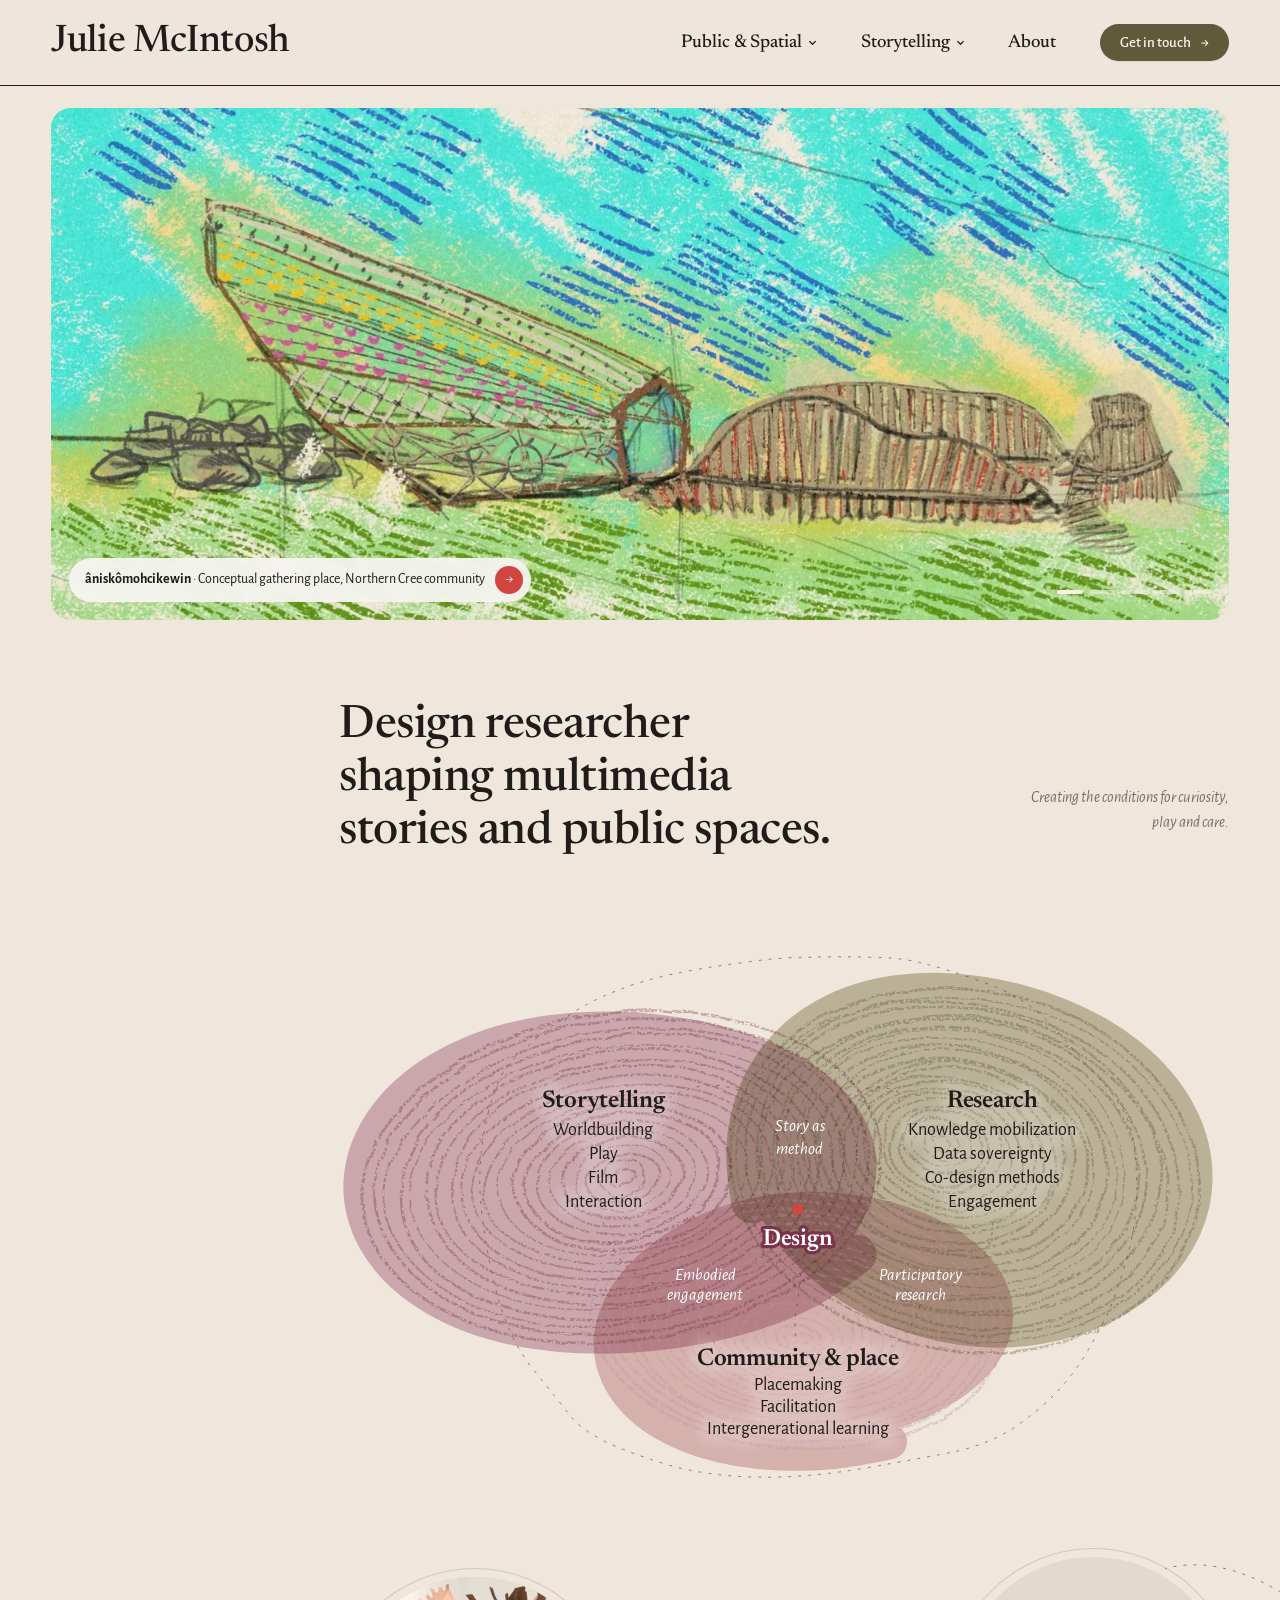
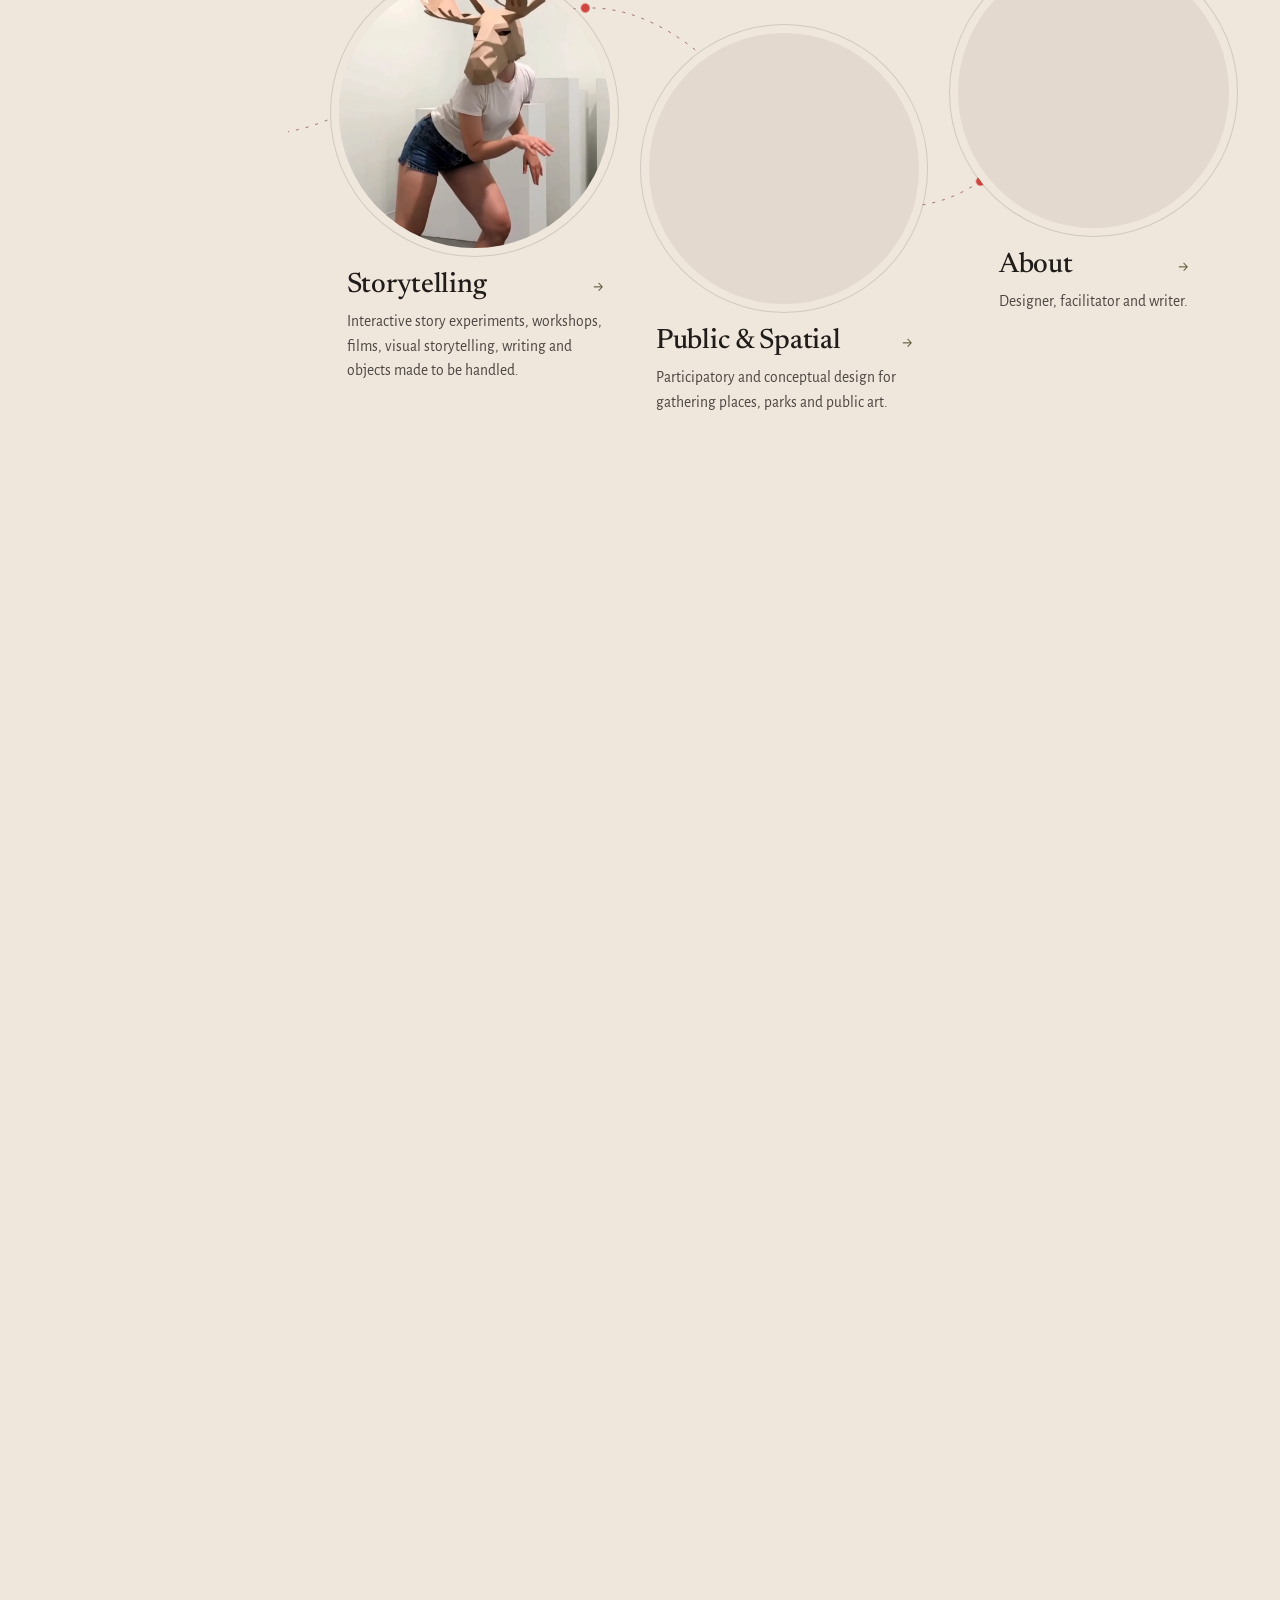
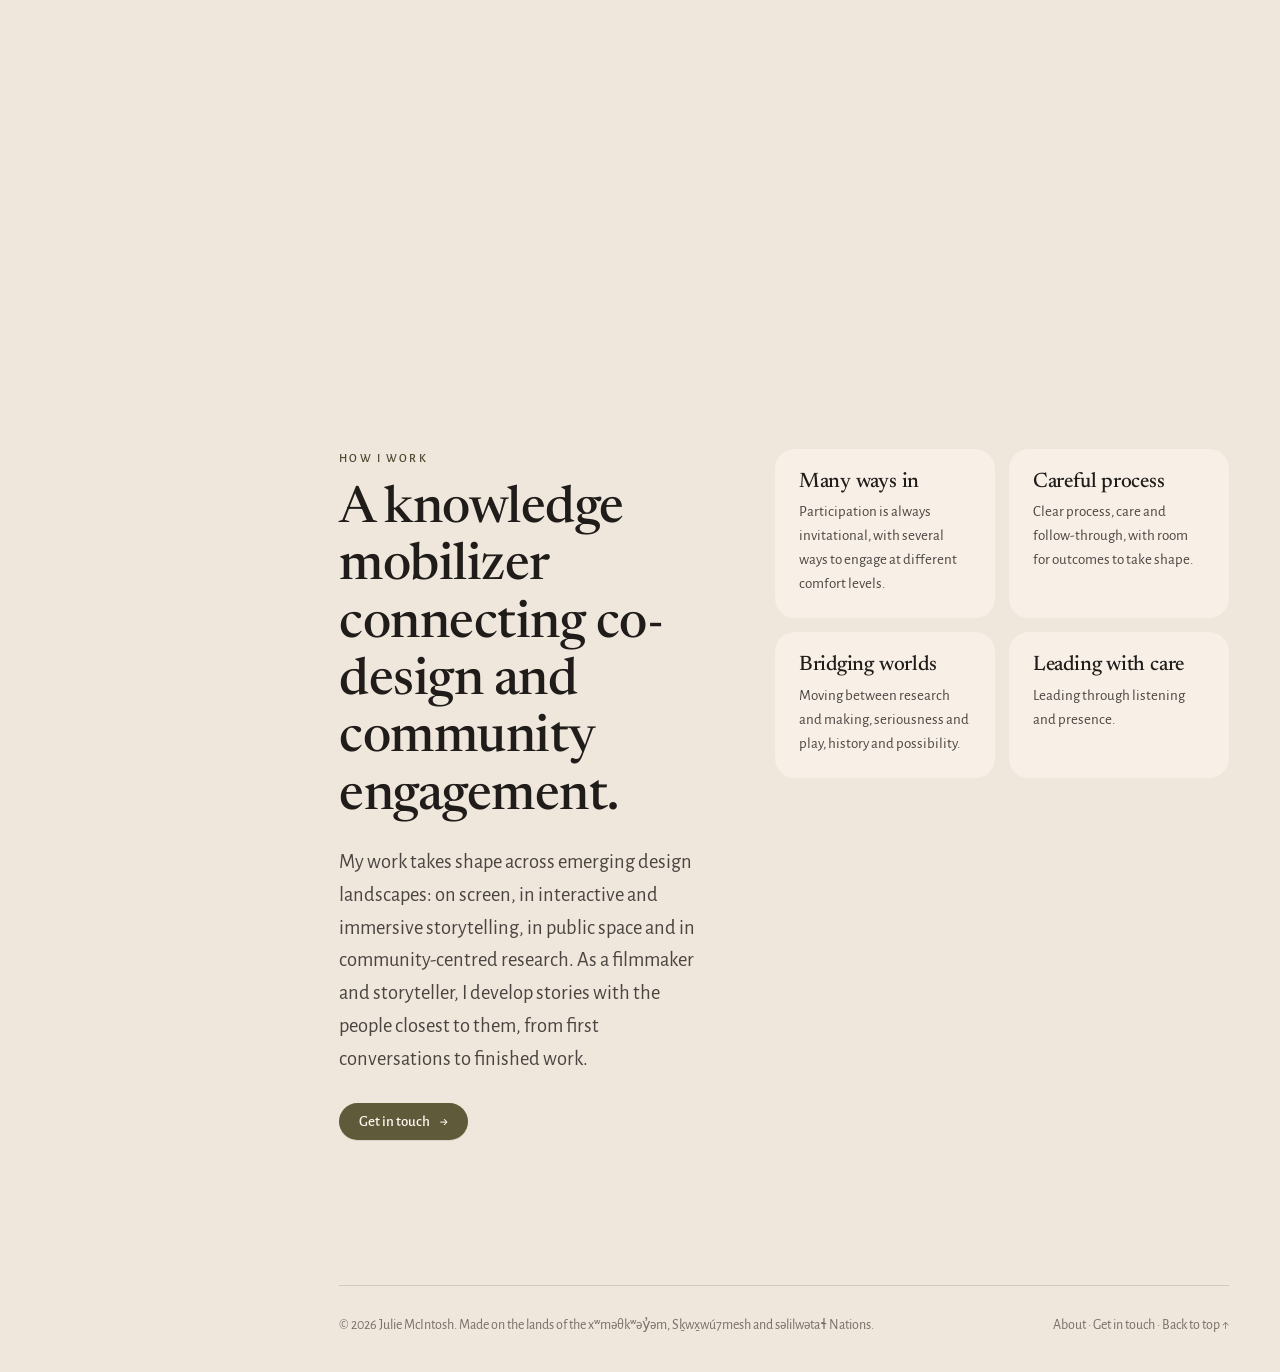
<file: index.html>
<!doctype html>
<html lang="en" class="no-js is-home">
<head>
<meta charset="utf-8">
<meta name="robots" content="noindex, nofollow">
<meta name="viewport" content="width=device-width, initial-scale=1">
<title>Julie McIntosh · Multimedia Storyteller and Design Researcher</title>
<meta name="description" content="Julie McIntosh is an interdisciplinary designer and researcher working with story, play and public space: participatory design, conceptual design, workshops, films and objects.">
<meta property="og:title" content="Julie McIntosh">
<meta property="og:description" content="Julie McIntosh is an interdisciplinary designer and researcher working with story, play and public space: participatory design, conceptual design, workshops, films and objects.">
<meta property="og:type" content="website">
<meta property="og:image" content="assets/img/aniskomohcikewin/panoramic-1600.webp">
<meta name="theme-color" content="#efe6dc">
<link rel="icon" href="favicon.svg" type="image/svg+xml">
<link rel="preconnect" href="https://fonts.googleapis.com">
<link rel="preconnect" href="https://fonts.gstatic.com" crossorigin>
<link href="https://fonts.googleapis.com/css2?family=Alegreya+Sans:ital,wght@0,400;0,500;0,700;1,400&family=Newsreader:opsz,wght@6..72,400;6..72,500;6..72,600&display=swap" rel="stylesheet">
<link rel="stylesheet" href="assets/css/style.css?v=b9f9fbdd">
<script src="assets/js/main.js?v=22952735" defer></script>

</head>
<body>
<a class="skip" href="#main">Skip to content</a>
<header class="topnav">
  <a class="brand" href="index.html"><span class="brand__name">Julie McIntosh</span></a>
  <nav aria-label="Main menu"><ul class="topnav__list"><li class="topnav__item"><a class="topnav__link" href="public-spatial.html">Public &amp; Spatial<svg class="caret" viewBox="0 0 10 10" aria-hidden="true"><path d="M1.5 3.5 5 7l3.5-3.5" fill="none" stroke="currentColor" stroke-width="1.4"/></svg></a><ul class="topnav__menu"><li><a href="aniskomohcikewin.html">âniskômohcikewin</a></li><li><a href="tidal-pools.html">Tidal Pools</a></li><li><a href="montagnes-vertes.html">Montagnes vertes</a></li></ul></li><li class="topnav__item"><a class="topnav__link" href="storytelling.html">Storytelling<svg class="caret" viewBox="0 0 10 10" aria-hidden="true"><path d="M1.5 3.5 5 7l3.5-3.5" fill="none" stroke="currentColor" stroke-width="1.4"/></svg></a><ul class="topnav__menu"><li><a href="embodied-storyboarding.html">Embodied Storyboarding for Animators</a></li><li><a href="tall-tales.html">AI Storytelling App</a></li><li><a href="the-deceiviest.html">The Deceiviest Social Game</a></li><li><a href="coming-home.html">Coming Home 3D Puzzle</a></li><li><a href="films.html">Films</a></li><li><a href="photography.html">Photography</a></li><li><a href="storytelling.html#writing">Writing</a></li><li><a href="material-practice.html">Material practice</a></li></ul></li><li class="topnav__item"><a class="topnav__link" href="about.html">About</a></li><li><a class="btn" href="contact.html">Get in touch <span class="arrow">→</span></a></li></ul></nav>
</header>
<header class="topbar">
  <a class="brand" href="index.html"><span class="brand__name">Julie McIntosh</span></a>
  <button class="menu-btn" aria-controls="site-nav" aria-expanded="false"><i></i>Menu</button>
</header>
<div class="scrim" aria-hidden="true"></div>
<div class="home-hero">
  <div class="reel reveal" data-ms="6000" aria-roledescription="carousel" aria-label="Selected work">
    <div class="reel__slide is-active" data-href="aniskomohcikewin.html" data-cap="<b>âniskômohcikewin</b> · Conceptual gathering place, Northern Cree community" aria-roledescription="slide" aria-label="1 of 5"><img src="assets/img/aniskomohcikewin/panoramic-800.webp" srcset="assets/img/aniskomohcikewin/panoramic-800.webp 800w, assets/img/aniskomohcikewin/panoramic-1600.webp 1600w" sizes="(max-width: 960px) 100vw, 75vw" alt="Pastel drawing of a long wooden gathering structure in a green field" width="800" height="533" loading="eager" fetchpriority="high" decoding="async"></div><div class="reel__slide" style="--reel-zoom:1.2" data-href="embodied-storyboarding.html" data-cap="<b>Embodied Storyboarding for Animators</b> · Workshop for animators, ECUAD" aria-roledescription="slide" aria-label="2 of 5"><img src="assets/img/embodied/masks-wide-800.webp" srcset="assets/img/embodied/masks-wide-800.webp 800w, assets/img/embodied/masks-wide-1600.webp 1600w" sizes="(max-width: 960px) 100vw, 75vw" alt="Three participants wearing paper masks of a moose, a fox and a rabbit" width="800" height="450" loading="lazy" decoding="async"></div><div class="reel__slide" data-href="tidal-pools.html" data-cap="<b>Tidal Pools</b> · Public art proposal, Vancouver" aria-roledescription="slide" aria-label="3 of 5"><img src="assets/img/tidal-pools/render-2-800.webp" srcset="assets/img/tidal-pools/render-2-800.webp 800w, assets/img/tidal-pools/render-2-1600.webp 1600w" sizes="(max-width: 960px) 100vw, 75vw" alt="Illustration of a beaded boardwalk beside a tidal pool" width="800" height="630" loading="lazy" decoding="async"></div><div class="reel__slide" data-href="montagnes-vertes.html" data-cap="<b>Montagnes vertes</b> · Installation proposal, Annecy Paysages" aria-roledescription="slide" aria-label="4 of 5"><img src="assets/img/annecy/render-perspective-800.webp" srcset="assets/img/annecy/render-perspective-800.webp 800w, assets/img/annecy/render-perspective-1600.webp 1600w" sizes="(max-width: 960px) 100vw, 75vw" alt="3D study of three pine mountain structures with wildflower planters set into their slopes" width="800" height="446" loading="lazy" decoding="async"></div><div class="reel__slide" data-href="films.html" data-cap="<b>Origins of Evolution</b> · Digital paint-on-glass animation" aria-roledescription="slide" aria-label="5 of 5"><img src="assets/img/films/origins-still-800.webp" srcset="assets/img/films/origins-still-800.webp 800w, assets/img/films/origins-still-1600.webp 1600w" sizes="(max-width: 960px) 100vw, 75vw" alt="Painted teal and green brushstrokes with a small creature’s face peering out of the waves" width="800" height="800" loading="lazy" decoding="async"></div>
    <a class="reel__caption" href="aniskomohcikewin.html"><span data-cap><b>âniskômohcikewin</b> · Conceptual gathering place, Northern Cree community</span><i class="pill-arrow" aria-hidden="true">→</i></a>
    <div class="reel__dots"><button class="reel__dot is-active" aria-label="Show âniskômohcikewin"></button><button class="reel__dot" aria-label="Show Embodied Storyboarding for Animators"></button><button class="reel__dot" aria-label="Show Tidal Pools"></button><button class="reel__dot" aria-label="Show Montagnes vertes"></button><button class="reel__dot" aria-label="Show Origins of Evolution"></button></div>
    <button class="reel__pause" aria-label="Pause slideshow">&#10073;&#10073;</button>
  </div></div>
<div class="shell">
<aside class="sidebar" id="site-nav"><div class="sidebar__panel">
  <a class="brand" href="index.html"><span class="brand__name">Julie McIntosh</span><span class="brand__tag">Designer and multimedia storyteller bringing concepts to life through co-creation.</span></a>
  <nav aria-label="Main"><ul class="nav">
    <li class="nav__item"><a class="nav__link" href="index.html" aria-current="page"><span class="nav__num"></span>Home</a></li>
    <li class="nav__item"><a class="nav__link" href="public-spatial.html"><span class="nav__num">I</span>Public &amp; Spatial</a><ul class="subnav"><li><a href="aniskomohcikewin.html">âniskômohcikewin</a></li><li><a href="tidal-pools.html">Tidal Pools</a></li><li><a href="montagnes-vertes.html">Montagnes vertes</a></li></ul></li><li class="nav__item"><a class="nav__link" href="storytelling.html"><span class="nav__num">II</span>Storytelling</a><ul class="subnav"><li><a href="embodied-storyboarding.html">Embodied Storyboarding for Animators</a></li><li><a href="tall-tales.html">AI Storytelling App</a></li><li><a href="the-deceiviest.html">The Deceiviest Social Game</a></li><li><a href="coming-home.html">Coming Home 3D Puzzle</a></li><li><a href="films.html">Films</a></li><li><a href="photography.html">Photography</a></li><li><a href="storytelling.html#writing">Writing</a></li><li><a href="material-practice.html">Material practice</a></li></ul></li><li class="nav__item"><a class="nav__link" href="about.html"><span class="nav__num">III</span>About</a></li>
  </ul></nav>
  <div class="sidebar__foot">
    <a class="btn" href="contact.html">Get in touch <span class="arrow">→</span></a>
    <p class="sidebar__note">Based in Toronto and Vancouver, Canada.</p>
  </div>
</div></aside>
<div class="main">
<main id="main" class="page">

<section class="hero" aria-label="Introduction">
  <div class="intro">
    <div>
      <h1 class="reveal">Design researcher shaping multimedia stories and public spaces.</h1>
    </div>
    <p class="aside-note reveal">Creating the conditions for curiosity, play and care.</p>
  </div>
</section>

<section class="pools reveal" aria-label="Where the work meets">
  <svg class="pools__map" viewBox="0 -12 960 582" role="img" aria-labelledby="pools-t">
    <title id="pools-t">Hand-drawn map of three overlapping ovals. Storytelling, Research and Community and place overlap at Design.</title>
    <defs><filter id="pool-print" x="-5%" y="-5%" width="110%" height="110%">
      <feTurbulence type="fractalNoise" baseFrequency=".03 .05" numOctaves="2" seed="4" result="warp"/>
      <feDisplacementMap in="SourceGraphic" in2="warp" scale="5" result="drawn"/>
      <feTurbulence type="fractalNoise" baseFrequency=".32" numOctaves="2" seed="9" result="grain"/>
      <feColorMatrix in="grain" values="0 0 0 0 0  0 0 0 0 0  0 0 0 0 0  0 0 0 -7 4.3" result="flecks"/>
      <feComposite in="drawn" in2="flecks" operator="in"/>
    </filter>
    <filter id="pool-soft" x="-10%" y="-20%" width="120%" height="140%"><feGaussianBlur stdDeviation="6"/></filter></defs>
    <path class="pools__paint w1" d="M559.2 318.5Q524.5 345.9 503.5 356.8Q482.6 367.7 459.3 375.9Q435.9 384.1 411.3 389.8Q386.6 395.6 361.2 399.1Q335.8 402.6 310.2 404.0Q284.7 405.4 259.4 404.3Q234.1 403.3 209.9 399.5Q185.8 395.7 163.6 389.1Q141.4 382.5 122.1 373.2Q102.8 363.9 87.1 352.5Q71.4 341.1 59.7 328.1Q48.0 315.1 40.3 301.1Q32.6 287.0 29.0 272.3Q25.3 257.6 25.8 242.4Q26.3 227.2 31.1 211.8Q36.0 196.4 45.3 181.4Q54.7 166.3 68.6 152.4Q82.6 138.4 100.7 126.4Q118.9 114.4 140.6 105.1Q162.2 95.8 186.2 89.6Q210.1 83.5 235.2 80.5Q260.3 77.5 285.4 77.5Q310.6 77.4 334.9 79.8Q359.2 82.2 382.1 86.8Q405.0 91.3 426.0 97.8Q447.0 104.3 465.6 112.7Q484.2 121.1 499.7 131.4Q515.2 141.6 527.0 153.5Q538.8 165.4 546.4 178.5Q553.9 191.7 557.0 205.6Q560.1 219.4 558.6 233.5Q557.2 247.6 551.4 261.4Q545.6 275.2 535.8 288.3Q526.1 301.4 512.6 313.5Q499.2 325.5 482.5 336.3Q465.9 347.0 446.4 356.1Q426.9 365.1 405.2 372.1Q383.5 379.0 360.2 383.3Q336.9 387.6 313.0 389.1Q289.1 390.5 265.5 388.9Q242.0 387.4 219.9 383.0Q197.7 378.7 177.8 371.9Q157.9 365.1 140.7 356.4Q123.6 347.7 109.7 337.6Q95.7 327.4 85.2 316.2Q74.7 304.9 67.9 292.9Q61.0 280.8 58.1 268.1Q55.1 255.5 56.3 242.6Q57.4 229.6 62.7 216.9Q68.1 204.2 77.5 192.1Q86.8 180.0 100.0 169.0Q113.1 158.1 129.3 148.6Q145.6 139.1 164.4 131.4Q183.1 123.7 203.7 117.8Q224.3 111.9 246.2 107.9Q268.0 104.0 290.4 102.2Q312.8 100.4 335.1 100.8Q357.3 101.3 378.7 104.3Q400.0 107.2 419.6 112.6Q439.1 118.0 456.0 125.7Q472.9 133.5 486.3 143.0Q499.8 152.6 509.5 163.5Q519.1 174.4 524.7 186.0Q530.3 197.6 532.0 209.5Q533.7 221.3 531.7 233.1Q529.6 244.8 524.0 256.2Q518.4 267.7 509.3 278.5Q500.3 289.4 488.0 299.5Q475.8 309.6 460.5 318.4Q445.3 327.3 427.5 334.6Q409.7 341.9 390.0 347.3Q370.2 352.7 349.3 356.0Q328.4 359.3 307.1 360.5Q285.9 361.7 264.9 360.8Q243.9 359.9 223.9 357.2Q203.9 354.4 185.5 349.9Q167.0 345.3 150.7 339.0Q134.4 332.6 120.9 324.6Q107.4 316.6 97.2 307.2Q87.1 297.7 80.9 287.1Q74.7 276.6 72.8 265.5Q70.8 254.3 73.1 243.3Q75.3 232.2 81.5 221.6Q87.8 211.1 97.4 201.4Q107.1 191.8 119.7 183.2Q132.2 174.6 147.2 167.1Q162.2 159.6 179.1 153.3Q196.1 147.0 214.6 142.0Q233.1 137.0 252.8 133.6Q272.4 130.3 292.6 128.7Q312.7 127.2 332.7 127.6Q352.7 128.1 371.7 130.6Q390.7 133.1 408.0 137.4Q425.4 141.8 440.5 147.7Q455.6 153.7 468.1 160.9Q480.6 168.2 490.1 176.5Q499.6 184.7 505.8 193.9Q512.1 203.0 514.8 212.7Q517.6 222.5 516.5 232.5Q515.5 242.6 510.5 252.4Q505.6 262.3 496.9 271.6Q488.2 280.8 476.1 288.9Q464.1 297.0 449.3 303.6Q434.5 310.3 417.8 315.3Q401.0 320.4 383.0 323.9Q365.0 327.4 346.3 329.6Q327.6 331.8 308.8 332.7Q290.0 333.5 271.4 333.2Q252.9 332.8 235.1 331.0Q217.3 329.2 200.8 325.9Q184.4 322.7 169.9 317.8Q155.4 313.0 143.5 306.8Q131.6 300.5 122.7 293.1Q113.8 285.8 108.3 277.6Q102.8 269.5 100.6 260.9Q98.4 252.4 99.6 243.7Q100.8 235.0 105.2 226.4Q109.7 217.8 117.2 209.5Q124.8 201.3 135.3 193.6Q145.8 186.0 159.1 179.3Q172.3 172.7 187.8 167.4Q203.4 162.2 220.5 158.6Q237.6 155.1 255.6 153.3Q273.5 151.6 291.5 151.5Q309.5 151.5 326.9 152.8Q344.3 154.2 360.5 156.7Q376.8 159.2 391.5 162.7Q406.3 166.1 419.4 170.3Q432.4 174.5 443.4 179.6Q454.3 184.7 462.8 190.6Q471.3 196.6 476.9 203.3Q482.5 210.0 484.8 217.3Q487.2 224.7 486.1 232.2Q485.0 239.8 480.6 247.3Q476.2 254.7 468.7 261.7Q461.2 268.8 451.0 275.1Q440.8 281.5 428.4 287.2Q415.9 292.8 401.6 297.5Q387.3 302.3 371.6 306.0Q355.9 309.6 339.2 312.0Q322.5 314.5 305.5 315.3Q288.5 316.2 271.8 315.5Q255.2 314.8 239.6 312.5Q224.1 310.3 210.3 306.7Q196.4 303.1 184.8 298.6Q173.1 294.2 163.8 289.1Q154.6 284.0 147.7 278.6Q140.9 273.2 136.5 267.6Q132.1 262.0 130.3 256.1Q128.4 250.2 129.2 244.1Q130.0 237.9 133.7 231.7Q137.3 225.4 143.9 219.3Q150.4 213.2 159.8 207.5Q169.1 201.8 180.9 197.0Q192.6 192.1 206.3 188.2Q219.9 184.3 234.9 181.4Q249.8 178.6 265.5 176.7Q281.2 174.9 297.0 174.1Q312.9 173.2 328.4 173.4Q344.0 173.6 358.8 174.8Q373.6 176.0 387.0 178.3Q400.5 180.7 412.0 184.1Q423.5 187.5 432.6 191.8Q441.7 196.1 448.0 201.0Q454.4 205.9 457.8 211.1Q461.3 216.2 461.9 221.3Q462.6 226.5 460.7 231.4Q458.8 236.4 454.6 241.2Q450.3 246.0 443.9 250.6Q437.5 255.2 429.0 259.7Q420.5 264.2 410.0 268.4Q399.5 272.6 387.2 276.2Q374.9 279.9 361.3 282.7Q347.6 285.6 333.0 287.4Q318.4 289.2 303.5 290.0Q288.7 290.7 274.2 290.4Q259.6 290.1 246.0 288.9Q232.3 287.8 219.9 285.9Q207.5 284.0 196.8 281.4Q186.0 278.9 177.2 275.8Q168.4 272.7 161.9 269.0Q155.4 265.4 151.5 261.4Q147.6 257.4 146.5 253.2Q145.4 249.0 147.1 244.8Q148.7 240.6 153.1 236.7Q157.4 232.7 164.1 229.2Q170.7 225.7 179.4 222.5Q188.0 219.4 198.2 216.7Q208.4 214.0 219.9 211.6Q231.3 209.2 243.8 207.1Q256.2 205.0 269.4 203.3Q282.5 201.6 296.0 200.5Q309.4 199.4 322.8 199.0Q336.1 198.7 348.8 199.1Q361.4 199.6 372.9 200.8Q384.4 202.1 394.3 204.0Q404.2 205.9 412.1 208.3Q420.0 210.7 425.7 213.4Q431.5 216.2 435.0 219.1Q438.5 222.0 439.6 225.0Q440.8 228.0 439.6 231.1Q438.3 234.2 434.8 237.2Q431.2 240.2 425.4 243.0Q419.5 245.8 411.6 248.3Q403.8 250.8 394.2 252.8Q384.6 254.9 373.7 256.4Q362.8 258.0 351.1 259.1Q339.4 260.2 327.3 261.0Q315.1 261.8 302.9 262.3Q290.7 262.8 278.8 263.0Q266.8 263.2 255.5 263.1Q244.1 263.1 233.8 262.6Q223.4 262.2 214.3 261.3Q205.3 260.5 197.9 259.2Q190.6 257.9 185.3 256.3Q179.9 254.7 176.8 252.8Q173.7 250.9 172.8 249.0Q171.9 247.0 173.3 245.1Q174.7 243.1 178.1 241.3Q181.6 239.4 187.0 237.7Q192.4 235.9 199.5 234.3Q206.7 232.7 215.3 231.3Q224.0 229.9 233.8 228.7Q243.7 227.5 254.4 226.6Q265.1 225.7 276.3 225.1Q287.5 224.5 298.7 224.2Q309.9 223.9 320.8 223.8Q331.7 223.8 341.9 223.9Q352.1 224.0 361.2 224.2Q370.4 224.4 378.4 224.7Q386.3 225.1 392.7 225.5Q399.1 225.9 403.8 226.5Q408.5 227.0 411.4 227.7Q414.2 228.4 415.0 229.1Q415.8 229.9 414.6 230.7Q413.4 231.5 410.2 232.2Q407.0 233.0 402.1 233.7Q397.1 234.4 390.5 235.1Q383.9 235.7 376.0 236.3Q368.1 236.8 359.1 237.3Q350.2 237.8 340.5 238.3Q330.8 238.7 320.7 239.1Q310.6 239.5 300.5 239.9Q290.4 240.2 280.5 240.5Q270.7 240.8 261.5 241.1" stroke-width="42"/>
    <path class="pools__paint w2" d="M446.1 262.1Q440.3 225.3 440.8 207.8Q441.3 190.3 444.9 173.8Q448.5 157.4 455.2 141.9Q462.0 126.5 472.1 112.5Q482.2 98.5 495.8 86.4Q509.3 74.4 526.1 65.0Q542.9 55.6 562.2 49.3Q581.5 43.1 602.6 40.2Q623.6 37.4 645.4 37.7Q667.3 38.0 689.3 41.2Q711.2 44.4 732.8 50.2Q754.4 56.0 775.1 64.3Q795.8 72.6 815.0 83.4Q834.1 94.3 850.9 107.7Q867.6 121.1 880.8 136.7Q894.1 152.3 903.0 169.5Q912.0 186.7 916.1 204.5Q920.2 222.3 919.6 239.6Q918.9 256.9 913.9 272.9Q909.0 288.8 900.4 303.0Q891.9 317.2 880.4 329.3Q868.9 341.5 854.9 351.7Q841.0 361.9 824.9 370.0Q808.7 378.1 790.7 383.9Q772.6 389.7 753.0 392.9Q733.4 396.1 712.7 396.3Q692.1 396.5 671.2 393.5Q650.4 390.5 630.1 384.5Q609.8 378.5 590.9 369.8Q572.0 361.1 555.0 350.1Q538.0 339.1 523.4 326.3Q508.9 313.6 497.1 299.4Q485.3 285.3 476.7 270.1Q468.1 254.9 463.1 239.2Q458.1 223.4 456.9 207.6Q455.8 191.8 458.9 176.6Q461.9 161.4 469.0 147.4Q476.1 133.5 487.0 121.6Q497.9 109.6 511.9 100.1Q525.9 90.6 542.3 83.8Q558.7 77.0 576.8 72.9Q594.8 68.7 613.9 67.1Q632.9 65.4 652.5 66.2Q672.1 66.9 691.7 70.0Q711.3 73.1 730.5 78.5Q749.7 83.8 767.8 91.6Q785.9 99.3 802.2 109.2Q818.5 119.2 832.5 131.0Q846.4 142.8 857.3 156.1Q868.3 169.3 876.0 183.5Q883.7 197.6 887.9 212.0Q892.2 226.4 893.1 240.7Q893.9 255.0 891.4 268.8Q888.9 282.6 882.9 295.4Q877.0 308.2 867.7 319.7Q858.4 331.1 846.0 340.6Q833.6 350.1 818.5 357.2Q803.3 364.3 786.1 368.5Q768.9 372.8 750.4 374.0Q731.9 375.3 713.0 373.7Q694.1 372.1 675.5 368.0Q656.8 363.9 639.0 357.7Q621.2 351.5 604.7 343.6Q588.1 335.7 573.0 326.3Q558.0 317.0 544.8 306.4Q531.7 295.7 521.0 283.9Q510.2 272.1 502.4 259.5Q494.5 246.8 489.9 233.6Q485.3 220.5 484.3 207.4Q483.2 194.3 485.7 181.8Q488.2 169.4 493.9 157.9Q499.7 146.5 508.5 136.5Q517.2 126.5 528.5 118.1Q539.9 109.7 553.5 103.2Q567.1 96.6 582.7 92.2Q598.2 87.8 615.1 85.7Q632.1 83.6 649.9 84.2Q667.7 84.8 685.5 88.1Q703.3 91.3 720.4 97.2Q737.5 103.0 753.2 111.0Q768.8 119.0 782.5 128.6Q796.2 138.2 807.6 148.8Q819.1 159.5 828.2 170.7Q837.3 181.9 844.0 193.5Q850.7 205.0 854.9 216.6Q859.1 228.3 860.6 239.8Q862.0 251.4 860.5 262.6Q859.0 273.7 854.4 284.2Q849.7 294.6 842.0 303.7Q834.4 312.9 823.9 320.4Q813.5 327.8 800.8 333.4Q788.1 338.9 773.7 342.4Q759.3 345.8 743.8 347.2Q728.2 348.7 712.0 348.1Q695.8 347.5 679.4 344.9Q663.1 342.4 647.0 337.8Q631.0 333.3 616.0 326.8Q600.9 320.3 587.5 312.0Q574.1 303.6 563.0 293.9Q551.8 284.1 543.4 273.5Q535.0 262.8 529.4 251.8Q523.9 240.8 521.2 229.9Q518.5 219.1 518.4 208.9Q518.3 198.6 520.5 189.0Q522.8 179.5 527.4 170.7Q532.0 162.0 538.8 154.1Q545.6 146.3 554.6 139.6Q563.7 132.9 574.8 127.7Q586.0 122.4 599.0 119.0Q612.0 115.5 626.3 114.2Q640.6 112.8 655.6 113.6Q670.6 114.4 685.7 117.2Q700.7 120.0 715.3 124.5Q729.9 129.1 743.6 135.1Q757.3 141.1 769.7 148.4Q782.1 155.7 792.8 164.0Q803.5 172.3 812.1 181.5Q820.7 190.7 826.7 200.4Q832.7 210.2 835.9 220.0Q839.0 229.9 839.1 239.4Q839.2 248.9 836.4 257.6Q833.6 266.2 828.3 273.7Q822.9 281.1 815.5 287.3Q808.1 293.4 799.0 298.3Q789.9 303.1 779.4 306.8Q768.9 310.5 757.1 313.0Q745.4 315.5 732.6 316.7Q719.9 318.0 706.3 317.8Q692.7 317.6 678.8 315.7Q664.9 313.8 651.2 310.1Q637.5 306.5 624.7 301.1Q611.9 295.8 600.4 289.1Q589.0 282.3 579.3 274.7Q569.6 267.0 561.9 258.7Q554.2 250.5 548.6 242.0Q543.1 233.4 539.7 224.9Q536.4 216.4 535.5 208.1Q534.6 199.8 536.3 192.0Q537.9 184.2 542.2 177.2Q546.4 170.3 553.1 164.6Q559.8 158.9 568.6 154.8Q577.3 150.7 587.6 148.2Q598.0 145.7 609.3 144.8Q620.7 143.8 632.6 144.2Q644.6 144.5 656.8 145.9Q669.0 147.3 681.3 149.5Q693.6 151.8 705.8 154.9Q718.1 158.0 729.9 162.0Q741.7 166.1 752.6 171.3Q763.6 176.4 773.1 182.6Q782.7 188.8 790.3 195.8Q798.0 202.8 803.4 210.2Q808.8 217.7 811.8 225.2Q814.8 232.6 815.4 239.8Q816.1 246.9 814.5 253.4Q813.0 259.9 809.4 265.7Q805.9 271.5 800.4 276.4Q794.9 281.3 787.6 285.1Q780.2 289.0 771.3 291.6Q762.4 294.2 752.1 295.3Q741.9 296.4 730.9 295.9Q719.8 295.5 708.5 293.6Q697.1 291.7 685.9 288.6Q674.7 285.5 664.1 281.6Q653.4 277.7 643.4 273.2Q633.4 268.7 624.2 264.0Q615.0 259.2 606.7 254.1Q598.4 249.0 591.3 243.6Q584.3 238.2 578.7 232.4Q573.2 226.7 569.6 220.7Q566.0 214.8 564.6 208.9Q563.2 203.0 564.1 197.6Q565.0 192.1 568.1 187.4Q571.3 182.7 576.3 178.9Q581.4 175.1 588.0 172.4Q594.6 169.7 602.6 168.0Q610.5 166.3 619.4 165.5Q628.3 164.8 637.9 165.1Q647.5 165.3 657.6 166.6Q667.7 167.9 677.8 170.2Q688.0 172.5 697.8 175.8Q707.6 179.1 716.7 183.3Q725.7 187.4 733.7 192.0Q741.7 196.7 748.5 201.5Q755.2 206.4 760.7 211.3Q766.1 216.1 770.3 220.8Q774.4 225.5 777.2 229.9Q780.0 234.4 781.4 238.7Q782.7 242.9 782.4 246.9Q782.2 250.9 780.1 254.5Q778.1 258.1 774.3 261.1Q770.4 264.1 764.9 266.3Q759.4 268.5 752.5 269.6Q745.6 270.8 737.7 270.9Q729.7 271.1 721.1 270.2Q712.6 269.4 703.7 267.8Q694.8 266.2 685.9 263.9Q677.0 261.7 668.3 258.9Q659.7 256.1 651.5 252.9Q643.4 249.7 636.0 246.1Q628.6 242.5 622.3 238.7Q616.0 234.8 611.0 230.9Q606.0 227.0 602.5 223.1Q599.0 219.3 596.9 215.8Q594.9 212.3 594.3 209.3Q593.7 206.2 594.5 203.7Q595.2 201.1 597.3 199.0Q599.3 196.9 602.5 195.3Q605.8 193.6 610.3 192.5Q614.7 191.3 620.3 190.7Q625.9 190.1 632.5 190.1Q639.0 190.1 646.4 190.9Q653.7 191.6 661.4 193.1Q669.1 194.5 676.9 196.6Q684.7 198.7 692.3 201.3Q699.9 203.8 706.9 206.7Q714.0 209.5 720.4 212.5Q726.8 215.4 732.3 218.3Q737.8 221.3 742.3 224.1Q746.9 226.9 750.2 229.5Q753.6 232.1 755.8 234.5Q757.9 236.8 758.7 238.8Q759.5 240.8 758.9 242.3Q758.4 243.8 756.6 244.8Q754.8 245.8 751.8 246.2Q748.9 246.7 745.0 246.7Q741.0 246.7 736.2 246.2Q731.5 245.8 726.0 244.9Q720.5 244.1 714.5 243.0Q708.5 241.8 702.2 240.4Q695.8 238.9 689.3 237.2Q682.7 235.5 676.3 233.5Q669.9 231.6 663.8 229.5Q657.8 227.4 652.3 225.2Q646.8 223.1 642.0 221.1Q637.2 219.1 633.3 217.3Q629.4 215.5 626.5 214.0Q623.6 212.5 621.7 211.3Q619.7 210.2 618.9 209.4Q618.0 208.7 618.2 208.3Q618.4 208.0 619.6 208.0Q620.9 208.1 623.1 208.6Q625.3 209.0 628.4 209.9Q631.5 210.7 635.3 211.9" stroke-width="46"/>
    <path class="pools__paint w3" d="M594.0 520.9Q554.3 529.2 533.8 531.2Q513.2 533.2 492.6 533.2Q471.9 533.2 451.7 531.1Q431.5 529.0 412.5 524.5Q393.4 520.1 376.4 513.2Q359.3 506.4 345.2 497.2Q331.1 488.1 320.7 477.3Q310.3 466.4 304.0 454.6Q297.6 442.8 295.3 430.8Q293.0 418.8 294.2 407.1Q295.4 395.5 299.6 384.5Q303.8 373.4 310.6 363.0Q317.4 352.5 326.7 342.6Q335.9 332.6 347.7 323.3Q359.4 314.0 373.7 305.6Q387.9 297.3 404.5 290.5Q421.1 283.7 439.4 279.0Q457.8 274.3 477.2 272.1Q496.5 269.9 516.0 270.2Q535.5 270.5 554.3 273.1Q573.1 275.7 590.5 280.3Q607.9 285.0 623.5 291.3Q639.0 297.6 652.3 305.4Q665.6 313.2 676.1 322.4Q686.7 331.5 694.0 341.7Q701.3 351.9 705.0 362.9Q708.6 373.9 708.4 385.0Q708.3 396.2 704.3 407.1Q700.3 417.9 692.8 428.0Q685.3 438.0 674.9 447.0Q664.5 455.9 651.7 463.7Q638.9 471.4 624.3 477.9Q609.6 484.4 593.4 489.6Q577.2 494.9 559.8 498.7Q542.4 502.4 524.2 504.6Q506.1 506.8 487.7 507.2Q469.4 507.6 451.5 506.0Q433.5 504.4 416.8 500.7Q400.0 497.1 385.0 491.5Q370.1 485.9 357.6 478.7Q345.1 471.5 335.4 463.0Q325.7 454.6 319.1 445.3Q312.5 436.0 309.0 426.2Q305.5 416.4 305.3 406.4Q305.1 396.4 308.2 386.4Q311.2 376.5 317.6 367.0Q323.9 357.4 333.4 348.8Q342.9 340.1 355.2 332.7Q367.5 325.2 382.0 319.4Q396.5 313.5 412.6 309.3Q428.6 305.2 445.6 302.7Q462.6 300.2 479.9 299.2Q497.2 298.2 514.3 298.5Q531.5 298.9 548.1 300.5Q564.7 302.2 580.4 305.1Q596.0 308.1 610.3 312.4Q624.6 316.8 636.9 322.6Q649.2 328.5 658.9 335.6Q668.7 342.8 675.4 351.0Q682.1 359.2 685.6 368.1Q689.0 377.0 689.0 386.1Q689.1 395.2 685.9 404.1Q682.8 413.0 676.6 421.4Q670.5 429.9 661.7 437.7Q652.9 445.4 641.7 452.3Q630.4 459.2 617.1 464.9Q603.8 470.7 588.8 475.0Q573.9 479.3 557.7 482.0Q541.6 484.7 525.1 485.6Q508.5 486.5 492.1 485.7Q475.7 484.9 460.1 482.6Q444.6 480.2 430.3 476.7Q416.0 473.2 403.3 468.7Q390.5 464.2 379.6 458.9Q368.7 453.6 359.8 447.5Q350.9 441.5 344.3 434.7Q337.7 427.9 333.8 420.5Q329.9 413.0 329.0 405.1Q328.2 397.2 330.5 389.2Q332.8 381.2 338.3 373.5Q343.7 365.8 352.1 358.9Q360.4 351.9 371.2 346.0Q382.0 340.0 394.6 335.1Q407.3 330.3 421.3 326.6Q435.4 322.9 450.4 320.5Q465.3 318.0 480.8 316.8Q496.2 315.6 511.6 315.8Q527.0 316.0 541.8 317.6Q556.6 319.3 570.2 322.3Q583.9 325.4 595.8 329.7Q607.7 334.0 617.4 339.2Q627.2 344.4 634.6 350.3Q642.1 356.1 647.2 362.3Q652.2 368.5 654.9 374.9Q657.7 381.2 658.0 387.8Q658.4 394.3 656.4 400.9Q654.4 407.5 649.9 414.1Q645.4 420.7 638.4 427.0Q631.4 433.3 621.9 439.0Q612.4 444.7 600.8 449.4Q589.2 454.1 575.9 457.5Q562.7 460.9 548.5 462.9Q534.3 464.9 519.7 465.6Q505.2 466.3 490.8 465.8Q476.4 465.4 462.6 463.8Q448.9 462.3 436.2 459.8Q423.5 457.3 412.2 453.9Q400.9 450.6 391.4 446.3Q381.9 442.0 374.7 437.0Q367.5 432.0 362.8 426.5Q358.1 421.0 356.1 415.3Q354.1 409.5 354.7 403.9Q355.3 398.2 358.3 392.7Q361.3 387.3 366.4 382.2Q371.5 377.1 378.5 372.2Q385.6 367.4 394.3 362.8Q403.0 358.3 413.4 354.2Q423.8 350.0 435.6 346.5Q447.4 343.0 460.3 340.5Q473.3 337.9 486.9 336.6Q500.5 335.2 514.2 335.2Q527.8 335.3 540.8 336.6Q553.9 337.9 565.8 340.4Q577.7 342.8 588.1 346.0Q598.4 349.3 607.0 353.1Q615.6 356.9 622.3 361.1Q628.9 365.3 633.5 369.8Q638.0 374.3 640.2 379.0Q642.5 383.7 642.3 388.6Q642.1 393.4 639.4 398.1Q636.8 402.8 631.8 407.1Q626.7 411.5 619.6 415.3Q612.5 419.2 603.7 422.4Q594.9 425.7 584.7 428.4Q574.6 431.1 563.5 433.3Q552.4 435.5 540.5 437.3Q528.7 439.1 516.4 440.3Q504.2 441.6 491.8 442.2Q479.4 442.8 467.2 442.5Q455.1 442.2 443.8 441.0Q432.4 439.8 422.4 437.6Q412.3 435.4 404.1 432.3Q395.8 429.3 389.6 425.8Q383.4 422.2 379.4 418.4Q375.4 414.5 373.6 410.6Q371.8 406.7 372.2 402.9Q372.5 399.1 374.9 395.4Q377.4 391.7 381.7 388.2Q386.1 384.7 392.4 381.5Q398.7 378.3 406.6 375.5Q414.6 372.7 424.0 370.5Q433.4 368.3 443.9 366.7Q454.3 365.1 465.4 364.1Q476.5 363.2 487.8 362.8Q499.1 362.3 510.3 362.4Q521.5 362.4 532.2 362.9Q543.0 363.3 553.1 364.1Q563.2 364.9 572.3 366.2Q581.4 367.4 589.2 369.2Q597.0 371.0 603.1 373.2Q609.2 375.5 613.4 378.2Q617.5 380.9 619.4 383.8Q621.4 386.7 621.1 389.7Q620.9 392.6 618.5 395.4Q616.1 398.2 611.8 400.8Q607.4 403.3 601.5 405.6Q595.5 407.8 588.1 409.7Q580.8 411.7 572.2 413.3Q563.7 414.9 554.2 416.2Q544.8 417.4 534.7 418.3Q524.7 419.2 514.4 419.6Q504.0 420.0 493.8 420.0Q483.6 419.9 473.8 419.5Q464.1 419.0 455.1 418.2Q446.1 417.4 438.2 416.3Q430.3 415.3 423.7 414.0Q417.1 412.8 411.9 411.4Q406.6 410.0 403.0 408.4Q399.4 406.8 397.5 405.1Q395.6 403.4 395.6 401.6Q395.5 399.8 397.4 398.0Q399.3 396.2 403.0 394.4Q406.7 392.7 412.1 391.2Q417.5 389.7 424.3 388.5Q431.1 387.3 439.0 386.3Q446.9 385.4 455.6 384.8Q464.3 384.1 473.5 383.7Q482.6 383.3 492.0 383.0Q501.3 382.8 510.5 382.8Q519.8 382.7 528.6 382.9Q537.4 383.0 545.5 383.3Q553.6 383.6 560.7 384.1Q567.8 384.6 573.7 385.3Q579.6 385.9 584.1 386.6Q588.6 387.3 591.6 388.0Q594.5 388.8 595.9 389.5Q597.3 390.3 597.0 391.0Q596.8 391.7 595.0 392.4Q593.2 393.1 589.8 393.8Q586.5 394.4 581.7 395.0Q577.0 395.7 571.0 396.2Q565.0 396.7 558.0 397.1Q551.0 397.5 543.2 397.8Q535.4 398.0 527.2 398.2Q519.0 398.4 510.6 398.5Q502.2 398.6 493.9 398.6Q485.7 398.7 477.8 398.7Q470.0 398.8 462.8 398.8" stroke-width="38"/>
    <g filter="url(#pool-print)">
      <g class="pools__ink i1"><path d="M578.7 176.1Q586.8 200.4 583.8 225.8Q580.9 251.2 567.3 276.0Q553.8 300.9 530.1 323.2Q506.5 345.6 474.3 363.4Q442.1 381.1 404.4 392.9Q366.7 404.8 326.5 410.2Q286.2 415.6 246.5 413.7Q206.7 411.8 171.1 402.1Q135.4 392.4 107.1 376.1Q78.7 359.8 59.5 338.8Q40.2 317.9 31.4 293.8Q22.6 269.7 25.3 244.2Q28.0 218.7 42.3 194.0Q56.5 169.3 80.4 147.2Q104.4 125.2 136.1 107.1Q167.8 88.9 205.4 76.5Q243.0 64.1 283.4 59.0Q323.8 54.0 363.4 56.6Q402.9 59.2 438.6 68.7Q474.2 78.1 503.1 93.9Q532.0 109.6 551.3 130.7Q570.6 151.7 578.7 176.1Z" stroke-width="3.2"/><path d="M565.0 179.2Q573.0 202.2 570.5 226.3Q568.0 250.5 555.6 274.4Q543.1 298.3 520.8 320.1Q498.5 341.8 467.6 358.9Q436.7 375.9 400.4 386.8Q364.1 397.7 325.6 402.3Q287.2 406.8 249.5 404.7Q211.7 402.5 178.0 393.2Q144.3 383.8 117.7 368.3Q91.0 352.7 72.8 333.0Q54.5 313.3 45.6 290.7Q36.7 268.0 38.6 243.7Q40.5 219.4 53.7 195.6Q66.9 171.8 89.8 150.6Q112.8 129.4 143.2 112.0Q173.6 94.7 209.6 82.9Q245.7 71.1 284.3 66.7Q322.9 62.4 360.5 65.5Q398.0 68.7 431.5 78.0Q465.1 87.4 492.4 102.1Q519.7 116.9 538.3 136.6Q556.9 156.2 565.0 179.2Z" stroke-width="3.2" stroke-dasharray="145 4.5 61 2.4"/><path d="M554.6 181.2Q561.2 203.7 558.1 226.8Q555.1 249.8 542.7 272.3Q530.4 294.8 508.4 314.5Q486.3 334.3 456.9 349.3Q427.4 364.3 393.7 374.9Q360.0 385.4 324.1 391.5Q288.1 397.5 252.0 396.8Q215.9 396.0 183.4 387.3Q150.9 378.6 125.1 363.8Q99.2 349.0 81.2 330.1Q63.1 311.2 54.8 289.1Q46.4 266.9 49.9 243.5Q53.3 220.2 67.5 198.3Q81.8 176.4 103.7 157.0Q125.7 137.6 153.9 121.2Q182.1 104.7 215.8 93.4Q249.4 82.1 285.7 77.8Q322.1 73.4 357.7 75.3Q393.4 77.1 426.3 84.5Q459.1 91.8 486.2 105.6Q513.2 119.4 530.7 139.0Q548.1 158.7 554.6 181.2Z" stroke-width="2.3" stroke-dasharray="86 2.4 45 2.2"/><path d="M539.6 184.9Q547.3 205.5 544.5 227.3Q541.7 249.1 528.9 269.8Q516.0 290.5 495.7 309.1Q475.4 327.8 448.9 343.9Q422.5 360.1 390.6 371.5Q358.6 382.9 323.8 387.2Q289.0 391.5 255.0 389.1Q221.0 386.7 190.1 378.8Q159.2 371.0 134.1 357.5Q109.0 344.0 92.9 325.4Q76.9 306.8 71.0 285.8Q65.1 264.7 68.0 243.2Q70.9 221.7 82.0 200.5Q93.0 179.3 113.0 160.1Q133.0 140.9 160.6 125.9Q188.2 110.9 220.3 100.6Q252.4 90.3 286.9 84.7Q321.3 79.1 355.7 80.1Q390.2 81.1 420.9 89.9Q451.6 98.7 475.5 113.3Q499.4 128.0 515.7 146.1Q531.9 164.2 539.6 184.9Z" stroke-width="3.0" stroke-dasharray="152 3.6 96 3.4"/><path d="M528.9 187.0Q535.3 207.0 532.8 227.8Q530.2 248.6 519.0 268.9Q507.8 289.2 488.1 307.0Q468.4 324.9 441.8 338.4Q415.3 352.0 384.9 361.0Q354.4 370.0 322.2 374.6Q290.1 379.2 258.0 378.3Q226.0 377.4 197.0 370.0Q168.0 362.5 144.8 349.6Q121.6 336.7 105.4 319.9Q89.2 303.1 81.5 283.4Q73.7 263.7 76.2 242.7Q78.7 221.7 91.1 201.7Q103.5 181.8 123.5 164.4Q143.5 147.0 169.2 132.6Q194.9 118.3 225.2 108.5Q255.5 98.7 287.9 94.9Q320.4 91.1 352.1 93.1Q383.9 95.0 412.9 101.8Q442.0 108.6 466.1 120.7Q490.2 132.8 506.3 149.9Q522.4 167.0 528.9 187.0Z" stroke-width="1.8" stroke-dasharray="69 5.2 108 1.9"/><path d="M512.7 190.8Q519.2 209.1 516.5 228.2Q513.8 247.4 503.5 266.1Q493.2 284.8 476.3 302.4Q459.3 320.1 435.4 334.7Q411.5 349.4 382.2 358.4Q353.0 367.4 322.0 370.6Q291.0 373.7 260.7 371.9Q230.4 370.1 203.0 362.9Q175.7 355.8 154.4 343.0Q133.0 330.3 119.5 313.9Q106.1 297.4 99.8 279.4Q93.6 261.4 94.6 242.2Q95.5 223.1 105.3 204.0Q115.0 184.8 133.3 167.9Q151.6 150.9 176.1 137.3Q200.5 123.6 229.0 113.6Q257.6 103.5 288.6 99.0Q319.6 94.4 350.1 97.0Q380.5 99.6 407.0 108.2Q433.5 116.8 454.9 129.2Q476.2 141.5 491.2 157.0Q506.2 172.5 512.7 190.8Z" stroke-width="3.1" stroke-dasharray="152 5.7 33 3.5"/><path d="M502.0 193.1Q508.6 210.5 506.6 228.9Q504.6 247.3 493.9 264.9Q483.2 282.5 465.5 297.8Q447.8 313.1 425.1 325.7Q402.4 338.3 375.8 347.2Q349.3 356.2 320.6 359.9Q291.9 363.7 263.8 362.0Q235.6 360.2 210.1 353.8Q184.5 347.3 163.4 336.5Q142.3 325.7 128.0 310.7Q113.7 295.7 108.1 278.0Q102.4 260.4 105.0 242.1Q107.6 223.8 117.6 206.1Q127.6 188.4 144.7 172.5Q161.7 156.7 184.8 144.4Q207.9 132.0 234.8 124.0Q261.7 116.0 290.2 112.1Q318.7 108.2 347.0 108.9Q375.4 109.6 401.1 116.0Q426.9 122.4 447.3 134.0Q467.8 145.6 481.7 160.6Q495.5 175.7 502.0 193.1Z" stroke-width="2.5" stroke-dasharray="195 4.0 67 1.8"/><path d="M485.5 197.0Q491.8 212.6 490.5 229.4Q489.2 246.2 479.7 262.6Q470.2 278.9 454.5 293.7Q438.8 308.4 418.3 321.4Q397.8 334.4 372.7 343.6Q347.6 352.8 320.2 355.8Q292.8 358.7 266.4 355.9Q240.0 353.0 216.4 346.3Q192.9 339.6 173.7 329.2Q154.5 318.8 142.0 304.6Q129.6 290.4 125.1 274.3Q120.5 258.2 122.4 241.7Q124.3 225.2 132.1 208.5Q139.9 191.8 154.8 176.2Q169.8 160.6 191.4 148.6Q213.0 136.5 238.4 128.7Q263.9 121.0 290.9 117.1Q317.9 113.1 344.8 114.3Q371.6 115.4 395.2 122.7Q418.8 130.0 436.7 141.8Q454.6 153.6 466.9 167.5Q479.1 181.4 485.5 197.0Z" stroke-width="2.4" stroke-dasharray="67 3.7 77 4.0"/><path d="M476.3 198.7Q481.5 213.9 478.9 229.8Q476.4 245.6 467.3 260.7Q458.3 275.8 443.8 289.5Q429.3 303.2 409.7 314.4Q390.1 325.6 366.8 332.9Q343.5 340.1 318.7 343.2Q293.8 346.2 269.3 345.4Q244.7 344.6 222.3 339.3Q199.8 334.0 181.8 324.0Q163.9 314.0 152.3 300.6Q140.7 287.2 135.7 272.1Q130.6 257.0 132.2 241.2Q133.8 225.4 142.6 210.1Q151.3 194.7 166.6 181.4Q181.9 168.1 201.7 157.5Q221.6 146.8 244.5 139.0Q267.4 131.1 292.2 127.3Q317.1 123.4 341.7 124.7Q366.3 126.0 388.3 132.1Q410.4 138.2 428.3 147.9Q446.3 157.7 458.7 170.6Q471.2 183.5 476.3 198.7Z" stroke-width="2.6" stroke-dasharray="177 3.6 88 1.9"/><path d="M463.0 201.7Q467.9 215.7 466.5 230.4Q465.1 245.2 456.9 259.5Q448.7 273.7 434.2 285.9Q419.7 298.0 401.1 307.5Q382.6 317.0 361.4 324.0Q340.3 331.0 317.5 334.6Q294.8 338.1 272.2 337.0Q249.6 335.9 229.3 330.4Q209.0 325.0 192.2 316.2Q175.5 307.5 163.6 295.8Q151.7 284.1 146.7 269.9Q141.7 255.8 144.1 241.0Q146.6 226.2 155.2 212.2Q163.9 198.3 177.5 185.7Q191.1 173.1 209.3 162.9Q227.5 152.8 249.1 146.4Q270.6 140.0 293.4 137.4Q316.2 134.8 338.7 135.5Q361.2 136.1 382.0 140.5Q402.8 145.0 419.6 154.0Q436.4 163.0 447.3 175.3Q458.2 187.7 463.0 201.7Z" stroke-width="2.2" stroke-dasharray="79 4.7 76 1.4"/><path d="M450.8 204.4Q455.5 217.3 454.3 231.0Q453.1 244.7 444.6 257.5Q436.2 270.4 422.2 280.7Q408.2 291.1 391.6 299.6Q374.9 308.2 356.1 315.4Q337.3 322.6 316.5 326.2Q295.7 329.9 275.0 328.7Q254.4 327.4 235.6 322.7Q216.9 317.9 200.8 310.4Q184.7 303.0 173.3 292.1Q162.0 281.2 158.2 267.8Q154.3 254.3 157.7 240.7Q161.0 227.2 168.9 214.6Q176.9 202.0 189.0 190.4Q201.1 178.8 217.9 169.8Q234.7 160.8 254.5 155.6Q274.2 150.3 294.8 147.5Q315.3 144.8 336.1 144.1Q356.9 143.4 376.5 147.0Q396.1 150.7 411.4 159.4Q426.7 168.1 436.4 179.8Q446.1 191.5 450.8 204.4Z" stroke-width="2.4" stroke-dasharray="161 3.6 103 2.8"/><path d="M437.7 207.2Q441.6 219.1 439.7 231.3Q437.9 243.6 431.2 255.5Q424.5 267.3 413.1 277.9Q401.6 288.5 386.1 296.6Q370.5 304.6 352.5 309.7Q334.5 314.8 315.6 317.3Q296.7 319.8 277.9 319.4Q259.1 319.1 241.9 315.0Q224.7 311.0 211.0 303.3Q197.3 295.7 188.0 285.6Q178.6 275.6 174.1 264.1Q169.5 252.5 170.7 240.1Q171.9 227.7 179.2 215.9Q186.5 204.1 198.5 194.0Q210.6 183.9 225.8 175.7Q241.1 167.5 258.7 161.6Q276.4 155.7 295.5 153.2Q314.5 150.8 333.2 152.0Q351.9 153.2 368.9 157.4Q385.8 161.6 400.1 168.6Q414.3 175.5 424.1 185.5Q433.9 195.4 437.7 207.2Z" stroke-width="1.7" stroke-dasharray="201 3.0 57 1.4"/><path d="M421.2 211.0Q423.9 221.3 422.5 231.8Q421.1 242.3 416.4 253.0Q411.6 263.7 402.4 274.1Q393.3 284.4 379.4 292.3Q365.6 300.3 349.0 305.1Q332.5 309.9 315.0 312.3Q297.6 314.7 280.3 314.1Q262.9 313.5 247.7 308.8Q232.5 304.0 221.3 296.1Q210.0 288.2 202.6 279.2Q195.1 270.1 190.9 260.3Q186.7 250.5 187.2 239.7Q187.7 229.0 193.7 218.4Q199.7 207.9 209.9 198.5Q220.0 189.0 233.1 180.6Q246.2 172.1 262.2 165.8Q278.2 159.4 296.0 157.5Q313.8 155.5 330.8 157.8Q347.8 160.0 362.8 164.7Q377.7 169.3 390.1 175.9Q402.4 182.6 410.4 191.6Q418.5 200.6 421.2 211.0Z" stroke-width="3.4" stroke-dasharray="77 4.3 76 3.7"/><path d="M409.3 213.4Q411.1 223.0 409.4 232.3Q407.7 241.6 403.3 250.9Q398.8 260.2 390.4 268.9Q382.1 277.7 369.8 284.3Q357.6 291.0 343.4 295.6Q329.1 300.2 313.8 303.2Q298.5 306.3 282.9 306.4Q267.3 306.5 253.5 302.3Q239.7 298.0 229.5 290.8Q219.3 283.6 212.5 275.4Q205.7 267.1 202.2 258.1Q198.7 249.1 200.0 239.5Q201.3 229.9 207.4 221.0Q213.5 212.1 222.5 204.0Q231.4 196.0 242.6 188.3Q253.7 180.7 267.7 174.8Q281.6 169.0 297.3 167.0Q312.9 164.9 328.2 166.4Q343.4 167.8 357.2 171.3Q371.1 174.9 382.4 180.8Q393.8 186.8 400.7 195.3Q407.6 203.9 409.3 213.4Z" stroke-width="3.5" stroke-dasharray="138 2.0 79 3.0"/><path d="M395.9 216.7Q399.1 224.5 398.2 232.9Q397.3 241.3 392.5 249.4Q387.6 257.4 380.0 264.8Q372.3 272.2 362.2 278.9Q352.1 285.6 339.5 290.2Q327.0 294.9 313.2 296.3Q299.5 297.7 286.3 296.3Q273.0 294.9 261.2 291.7Q249.3 288.4 239.6 283.1Q230.0 277.9 224.0 270.6Q218.0 263.4 215.9 255.3Q213.8 247.3 214.7 239.1Q215.5 230.9 219.3 222.5Q223.1 214.2 230.6 206.4Q238.1 198.7 248.9 192.7Q259.7 186.8 272.4 182.7Q285.0 178.7 298.6 176.5Q312.1 174.3 325.6 174.9Q339.1 175.4 350.8 179.3Q362.6 183.1 371.5 189.1Q380.4 195.1 386.5 202.0Q392.7 208.9 395.9 216.7Z" stroke-width="2.3" stroke-dasharray="164 6.4 51 3.8"/><path d="M382.6 219.5Q384.5 226.4 383.9 233.4Q383.4 240.5 380.2 247.7Q377.1 255.0 370.7 261.7Q364.2 268.4 354.8 273.4Q345.5 278.5 334.6 281.9Q323.7 285.3 312.1 287.2Q300.4 289.0 288.9 288.4Q277.4 287.7 267.4 284.3Q257.5 280.9 249.9 275.8Q242.3 270.7 237.0 264.9Q231.6 259.1 228.8 252.5Q225.9 245.9 226.6 238.7Q227.3 231.5 231.4 224.5Q235.4 217.6 242.0 211.1Q248.5 204.6 257.2 198.8Q265.9 193.1 276.7 189.2Q287.6 185.3 299.4 184.3Q311.2 183.3 322.5 184.6Q333.8 185.8 343.9 188.6Q354.1 191.4 362.3 195.9Q370.5 200.4 375.6 206.6Q380.7 212.7 382.6 219.5Z" stroke-width="2.0" stroke-dasharray="106 4.8 64 2.9"/><path d="M370.4 222.3Q372.4 228.0 371.3 233.9Q370.3 239.8 367.0 245.4Q363.8 251.1 358.8 256.8Q353.8 262.4 346.6 267.4Q339.4 272.3 330.2 275.2Q321.0 278.2 311.2 279.0Q301.4 279.8 291.9 279.2Q282.4 278.6 273.7 276.4Q265.1 274.3 258.4 270.1Q251.8 266.0 248.0 260.6Q244.2 255.3 242.5 249.7Q240.9 244.1 241.0 238.3Q241.1 232.4 243.8 226.4Q246.6 220.4 252.3 215.1Q257.9 209.8 265.6 205.5Q273.2 201.3 282.0 197.9Q290.9 194.5 300.6 192.7Q310.4 191.0 320.1 191.9Q329.7 192.8 337.9 195.9Q346.1 199.0 352.5 203.0Q359.0 207.0 363.7 211.8Q368.4 216.6 370.4 222.3Z" stroke-width="3.4" stroke-dasharray="149 3.4 36 3.4"/><path d="M355.5 225.8Q357.5 229.9 357.7 234.5Q358.0 239.2 355.4 243.8Q352.9 248.5 348.3 252.6Q343.8 256.8 338.2 260.8Q332.6 264.9 325.6 268.3Q318.6 271.7 310.4 272.7Q302.3 273.7 294.7 272.0Q287.1 270.4 280.6 267.9Q274.2 265.3 268.8 262.4Q263.4 259.5 259.8 255.6Q256.2 251.7 255.4 247.1Q254.5 242.5 255.4 238.0Q256.3 233.6 257.9 228.9Q259.6 224.1 263.0 219.1Q266.4 214.1 272.5 210.3Q278.6 206.4 286.2 204.5Q293.8 202.5 301.7 201.5Q309.6 200.5 317.4 200.6Q325.3 200.6 332.1 202.9Q338.9 205.2 343.4 209.3Q348.0 213.3 350.7 217.5Q353.5 221.6 355.5 225.8Z" stroke-width="1.5" stroke-dasharray="196 4.3 83 2.9"/><path d="M346.1 227.5Q346.5 231.3 345.2 234.8Q343.9 238.3 341.9 241.6Q340.0 244.9 337.0 248.2Q334.1 251.4 329.6 253.9Q325.2 256.4 319.8 257.9Q314.5 259.4 308.9 260.5Q303.3 261.7 297.4 262.3Q291.5 263.0 286.0 261.8Q280.4 260.7 276.5 257.9Q272.6 255.0 270.3 251.6Q268.0 248.2 266.8 244.7Q265.6 241.2 266.0 237.6Q266.4 233.9 269.0 230.6Q271.5 227.4 275.3 224.8Q279.1 222.2 283.3 219.6Q287.4 217.0 292.3 214.4Q297.2 211.9 302.9 210.6Q308.7 209.4 314.5 209.9Q320.2 210.4 325.4 211.8Q330.6 213.2 335.2 215.2Q339.7 217.3 342.7 220.4Q345.7 223.6 346.1 227.5Z" stroke-width="2.7" stroke-dasharray="189 1.8 28 4.0"/><path d="M328.1 231.7Q328.0 233.6 328.9 235.5Q329.8 237.4 329.5 239.9Q329.3 242.4 327.0 244.4Q324.7 246.4 321.9 248.2Q319.0 250.0 315.8 252.5Q312.7 255.1 308.4 256.9Q304.2 258.8 299.9 257.7Q295.6 256.7 292.8 254.0Q290.0 251.2 287.9 249.2Q285.8 247.1 283.9 245.4Q281.9 243.8 281.5 241.6Q281.0 239.4 282.4 237.4Q283.7 235.4 284.9 233.6Q286.0 231.8 286.6 228.9Q287.1 226.0 289.2 222.8Q291.3 219.6 295.3 218.3Q299.3 216.9 303.6 217.1Q307.9 217.3 312.0 217.4Q316.0 217.5 319.9 218.2Q323.8 219.0 326.0 221.5Q328.2 224.0 328.2 226.9Q328.2 229.8 328.1 231.7Z" stroke-width="2.3" stroke-dasharray="217 1.8 35 2.8"/><path d="M320.4 233.1Q320.2 234.7 319.4 235.9Q318.5 237.0 317.8 238.1Q317.2 239.1 316.2 240.2Q315.2 241.2 313.6 241.8Q312.0 242.3 310.3 242.6Q308.6 242.8 306.9 243.5Q305.2 244.1 303.2 244.9Q301.2 245.7 299.1 245.5Q297.1 245.3 295.8 244.2Q294.5 243.1 293.7 241.8Q292.9 240.6 292.3 239.4Q291.7 238.2 292.0 236.8Q292.2 235.5 293.6 234.6Q295.0 233.6 296.5 233.1Q298.1 232.6 299.3 231.8Q300.5 230.9 301.9 229.8Q303.3 228.7 305.2 228.2Q307.0 227.7 308.9 227.9Q310.8 228.1 312.6 228.3Q314.5 228.5 316.4 228.9Q318.3 229.3 319.5 230.4Q320.7 231.6 320.4 233.1Z" stroke-width="3.0" stroke-dasharray="70 3.8 44 2.3"/></g>
      <g class="pools__ink i2"><path d="M928.6 244.7Q928.8 272.7 918.4 298.8Q908.0 324.8 888.6 346.8Q869.1 368.9 842.2 385.7Q815.3 402.6 782.5 412.7Q749.7 422.7 713.6 424.5Q677.5 426.3 641.2 419.7Q605.0 413.2 571.5 399.4Q538.0 385.7 509.9 365.5Q481.9 345.4 462.0 320.2Q442.1 295.0 432.1 267.2Q422.2 239.3 422.3 211.4Q422.3 183.5 432.0 157.3Q441.7 131.1 460.9 108.7Q480.0 86.3 507.3 69.8Q534.6 53.3 567.6 43.9Q600.5 34.4 636.5 32.3Q672.5 30.2 708.9 36.0Q745.3 41.8 778.8 55.8Q812.4 69.7 839.9 90.4Q867.5 111.1 887.3 136.2Q907.0 161.3 917.7 189.0Q928.3 216.6 928.6 244.7Z" stroke-width="3.2"/><path d="M920.5 243.0Q921.4 270.4 910.9 295.7Q900.4 321.1 880.5 341.7Q860.6 362.3 834.2 377.7Q807.8 393.0 776.5 402.4Q745.2 411.7 710.8 413.3Q676.4 414.8 642.0 408.2Q607.7 401.7 575.8 388.8Q544.0 375.9 516.3 357.6Q488.7 339.4 468.3 315.7Q448.0 292.1 438.0 265.1Q428.0 238.0 428.5 210.8Q429.0 183.6 438.6 158.3Q448.3 132.9 467.0 111.3Q485.6 89.7 512.4 74.5Q539.2 59.2 571.2 51.4Q603.1 43.6 637.3 42.2Q671.4 40.9 706.0 45.8Q740.5 50.7 772.9 63.2Q805.3 75.6 832.0 95.1Q858.8 114.5 878.1 138.5Q897.5 162.5 908.6 189.0Q919.7 215.5 920.5 243.0Z" stroke-width="1.9" stroke-dasharray="213 5.6 21 3.1"/><path d="M906.2 241.2Q908.2 267.1 900.4 292.1Q892.6 317.2 874.1 338.1Q855.5 359.0 829.2 373.4Q802.9 387.8 772.2 396.0Q741.5 404.2 708.3 405.9Q675.1 407.5 642.1 401.0Q609.0 394.4 579.3 380.5Q549.6 366.6 524.7 348.2Q499.8 329.8 480.3 308.0Q460.8 286.3 449.5 261.3Q438.2 236.2 437.7 210.1Q437.2 184.0 446.7 159.7Q456.1 135.4 473.6 114.2Q491.1 93.0 516.2 76.9Q541.3 60.8 572.5 52.9Q603.7 44.9 637.1 45.4Q670.5 46.0 703.2 52.7Q735.9 59.4 766.4 71.3Q797.0 83.3 822.7 101.3Q848.4 119.3 866.4 142.2Q884.3 165.1 894.3 190.2Q904.2 215.2 906.2 241.2Z" stroke-width="2.8" stroke-dasharray="136 5.2 25 2.4"/><path d="M894.6 239.3Q896.7 264.0 888.3 287.5Q879.9 311.0 862.3 330.7Q844.8 350.3 820.8 365.5Q796.8 380.6 767.6 389.8Q738.4 399.1 706.2 399.9Q673.9 400.7 642.4 393.1Q610.8 385.5 582.4 372.3Q553.9 359.2 529.5 342.1Q505.1 325.0 487.0 303.7Q468.9 282.4 459.9 258.3Q450.8 234.2 450.5 209.7Q450.2 185.3 457.5 161.8Q464.9 138.3 480.7 117.3Q496.6 96.3 521.1 81.3Q545.7 66.3 575.7 59.1Q605.7 51.9 637.7 51.3Q669.6 50.7 701.4 56.2Q733.3 61.7 762.4 74.2Q791.5 86.8 814.7 105.4Q838.0 124.1 854.7 145.8Q871.5 167.6 882.0 191.1Q892.5 214.5 894.6 239.3Z" stroke-width="2.9" stroke-dasharray="97 2.5 90 1.5"/><path d="M887.8 237.1Q886.7 261.2 876.6 282.8Q866.6 304.5 850.1 322.9Q833.6 341.3 811.0 355.3Q788.3 369.3 760.5 376.4Q732.7 383.6 702.8 383.9Q673.0 384.3 643.0 379.8Q613.1 375.3 584.2 365.6Q555.4 356.0 530.9 339.7Q506.5 323.4 489.8 301.8Q473.2 280.2 464.6 256.6Q456.1 232.9 455.4 209.0Q454.6 185.0 463.1 162.6Q471.6 140.2 489.4 122.2Q507.2 104.3 531.1 92.1Q554.9 79.9 582.1 72.2Q609.2 64.4 638.9 61.8Q668.6 59.1 698.9 63.8Q729.2 68.5 757.0 80.2Q784.9 92.0 808.7 108.4Q832.5 124.9 851.0 145.2Q869.4 165.5 879.2 189.2Q888.9 212.9 887.8 237.1Z" stroke-width="3.1" stroke-dasharray="182 6.0 102 2.9"/><path d="M871.4 235.2Q871.9 257.6 863.7 278.3Q855.5 299.1 839.9 316.5Q824.3 334.0 803.0 347.6Q781.8 361.3 755.8 370.1Q729.8 378.9 700.7 380.7Q671.6 382.5 642.4 376.9Q613.3 371.2 586.7 359.7Q560.0 348.1 537.6 332.0Q515.2 315.8 499.2 295.7Q483.3 275.5 475.8 253.2Q468.3 230.9 468.9 208.8Q469.5 186.6 477.0 165.9Q484.5 145.1 499.1 126.8Q513.7 108.6 535.3 95.0Q556.9 81.4 583.4 73.9Q609.9 66.4 638.8 64.7Q667.7 63.0 697.0 67.3Q726.4 71.6 753.4 82.8Q780.4 94.0 802.1 111.1Q823.8 128.3 838.9 148.7Q854.1 169.1 862.5 191.0Q870.9 212.9 871.4 235.2Z" stroke-width="2.8" stroke-dasharray="143 6.0 106 3.4"/><path d="M862.5 233.4Q862.9 254.9 855.5 275.2Q848.1 295.5 832.9 312.3Q817.6 329.1 796.2 340.8Q774.7 352.5 749.7 359.2Q724.7 365.8 697.6 367.4Q670.5 369.1 643.1 364.9Q615.7 360.6 590.4 350.1Q565.2 339.6 544.0 324.3Q522.9 309.0 507.0 290.4Q491.1 271.8 482.2 250.7Q473.3 229.7 473.3 208.0Q473.3 186.3 481.8 166.4Q490.3 146.6 505.5 129.9Q520.7 113.2 541.3 100.6Q562.0 88.0 587.0 81.0Q612.1 73.9 639.4 73.3Q666.6 72.8 693.8 77.7Q720.9 82.6 746.5 92.2Q772.0 101.8 793.9 116.5Q815.7 131.2 831.2 150.3Q846.6 169.3 854.4 190.6Q862.2 211.9 862.5 233.4Z" stroke-width="3.3" stroke-dasharray="123 5.5 35 3.0"/><path d="M846.9 231.5Q847.8 251.3 841.7 270.3Q835.5 289.3 821.7 305.4Q807.9 321.5 788.2 333.3Q768.6 345.2 745.1 352.9Q721.6 360.7 695.4 363.1Q669.2 365.5 642.7 360.6Q616.2 355.8 592.5 344.4Q568.9 333.1 549.6 317.8Q530.2 302.6 515.8 284.8Q501.4 267.0 493.9 247.3Q486.3 227.6 486.8 207.6Q487.4 187.7 494.7 169.3Q502.0 150.9 514.9 134.4Q527.7 118.0 546.4 104.7Q565.2 91.5 589.1 84.2Q613.1 76.9 639.4 76.3Q665.8 75.6 692.0 80.3Q718.3 85.1 742.7 94.8Q767.1 104.6 786.9 119.7Q806.8 134.8 819.8 153.5Q832.8 172.2 839.4 191.9Q846.1 211.7 846.9 231.5Z" stroke-width="1.6" stroke-dasharray="145 5.3 53 1.9"/><path d="M839.0 229.8Q840.8 249.0 834.4 267.3Q827.9 285.5 814.2 300.7Q800.4 315.9 781.8 327.5Q763.1 339.0 740.5 346.1Q718.0 353.2 693.0 353.8Q668.1 354.4 643.8 348.3Q619.5 342.3 597.6 332.1Q575.8 321.9 556.9 308.8Q538.0 295.8 523.8 279.5Q509.7 263.2 502.5 244.5Q495.4 225.9 495.1 206.9Q494.9 188.0 500.5 169.8Q506.2 151.6 518.4 135.3Q530.7 119.0 549.8 107.4Q568.8 95.8 592.1 90.4Q615.4 85.1 640.1 84.9Q664.8 84.6 689.3 88.8Q713.8 93.1 736.3 102.7Q758.7 112.3 776.7 126.6Q794.7 141.0 807.6 157.7Q820.6 174.5 828.8 192.6Q837.1 210.7 839.0 229.8Z" stroke-width="1.9" stroke-dasharray="74 4.4 104 3.1"/><path d="M829.0 227.7Q829.1 245.9 823.2 263.1Q817.4 280.4 805.2 295.3Q792.9 310.2 774.6 320.4Q756.3 330.6 734.5 335.1Q712.7 339.7 689.9 340.1Q667.1 340.4 644.2 336.9Q621.3 333.4 600.1 324.9Q578.8 316.4 561.4 303.4Q544.0 290.4 531.1 274.7Q518.2 259.1 510.1 241.8Q501.9 224.5 500.5 206.1Q499.1 187.7 505.9 170.5Q512.8 153.4 526.2 139.4Q539.7 125.5 557.5 115.1Q575.3 104.7 596.4 98.5Q617.5 92.3 640.7 92.0Q663.8 91.6 686.4 96.9Q709.0 102.1 729.8 110.9Q750.6 119.7 769.0 131.4Q787.4 143.2 801.2 158.5Q815.1 173.9 822.0 191.7Q828.9 209.6 829.0 227.7Z" stroke-width="3.2" stroke-dasharray="109 1.8 95 3.2"/><path d="M814.8 225.8Q815.2 242.4 809.7 258.1Q804.1 273.9 792.5 287.1Q780.8 300.3 764.5 310.2Q748.2 320.0 728.7 326.4Q709.2 332.7 687.5 334.6Q665.8 336.6 643.7 332.7Q621.7 328.9 601.8 319.8Q581.9 310.7 565.5 298.2Q549.1 285.7 537.0 270.8Q525.0 255.9 518.8 239.2Q512.7 222.6 513.2 205.9Q513.7 189.3 519.9 173.9Q526.2 158.6 537.1 145.0Q548.1 131.5 563.8 120.8Q579.6 110.2 599.4 104.2Q619.3 98.2 641.1 97.4Q662.9 96.6 684.7 100.2Q706.6 103.8 727.0 111.9Q747.4 119.9 764.1 132.4Q780.7 144.9 791.9 160.5Q803.0 176.0 808.7 192.6Q814.3 209.2 814.8 225.8Z" stroke-width="2.0" stroke-dasharray="166 4.7 40 2.2"/><path d="M809.2 223.9Q808.6 240.2 802.2 255.0Q795.8 269.8 785.0 282.6Q774.1 295.5 758.5 304.8Q742.9 314.1 723.8 317.9Q704.6 321.6 684.7 320.7Q664.8 319.9 645.2 316.7Q625.6 313.6 606.6 307.6Q587.5 301.5 571.4 290.8Q555.3 280.2 544.2 266.1Q533.1 252.0 526.6 236.6Q520.1 221.1 518.4 204.9Q516.6 188.7 522.0 173.3Q527.5 157.8 540.0 145.8Q552.6 133.9 569.1 126.1Q585.6 118.3 603.9 113.3Q622.2 108.4 642.0 107.1Q661.8 105.8 681.7 109.8Q701.5 113.8 719.4 122.0Q737.3 130.2 753.2 140.4Q769.1 150.7 782.3 163.5Q795.5 176.3 802.6 192.0Q809.8 207.7 809.2 223.9Z" stroke-width="3.4" stroke-dasharray="64 5.0 64 1.3"/><path d="M792.8 221.7Q790.9 236.1 785.5 249.1Q780.1 262.1 771.1 273.9Q762.1 285.6 748.3 294.4Q734.6 303.1 717.5 307.6Q700.4 312.1 682.0 313.6Q663.5 315.1 644.2 313.8Q624.9 312.4 606.5 306.0Q588.1 299.5 573.8 287.9Q559.6 276.2 550.4 262.2Q541.1 248.2 535.9 233.7Q530.7 219.3 530.5 204.7Q530.2 190.1 536.3 176.9Q542.4 163.8 553.4 153.4Q564.4 143.0 577.9 134.5Q591.3 126.1 607.4 119.4Q623.5 112.7 642.2 110.5Q661.0 108.2 680.1 111.7Q699.2 115.3 716.7 122.8Q734.2 130.3 749.5 140.4Q764.8 150.6 775.8 163.8Q786.7 177.1 790.7 192.2Q794.8 207.3 792.8 221.7Z" stroke-width="3.1" stroke-dasharray="187 5.7 37 1.2"/><path d="M781.8 219.9Q780.2 233.2 774.9 245.0Q769.6 256.9 761.3 267.8Q753.1 278.6 740.8 287.3Q728.5 295.9 712.7 300.5Q696.9 305.1 679.6 306.0Q662.3 306.8 644.6 304.9Q626.9 302.9 610.0 297.0Q593.1 291.2 579.7 280.7Q566.3 270.2 558.0 257.2Q549.7 244.2 545.5 230.8Q541.3 217.4 540.9 204.2Q540.5 190.9 545.3 178.5Q550.1 166.1 560.0 156.2Q569.8 146.2 582.6 138.6Q595.4 131.0 610.4 125.1Q625.4 119.3 642.7 116.9Q660.0 114.5 677.8 117.5Q695.6 120.5 711.6 128.0Q727.6 135.4 741.1 145.3Q754.6 155.2 764.7 167.2Q774.7 179.3 779.0 192.9Q783.4 206.6 781.8 219.9Z" stroke-width="3.0" stroke-dasharray="173 4.5 73 1.7"/><path d="M773.3 218.5Q774.6 231.1 770.9 243.4Q767.1 255.8 757.6 265.5Q748.0 275.3 734.8 281.3Q721.5 287.3 706.9 290.7Q692.3 294.1 676.8 295.1Q661.2 296.1 645.6 293.3Q629.9 290.5 615.9 283.9Q601.8 277.4 589.8 268.9Q577.7 260.5 567.5 250.5Q557.4 240.5 551.2 228.4Q545.0 216.4 545.0 203.5Q545.1 190.7 550.4 179.0Q555.7 167.4 564.4 157.5Q573.1 147.5 585.2 140.0Q597.3 132.4 612.3 129.1Q627.3 125.7 643.1 126.7Q658.9 127.7 674.1 130.8Q689.4 133.9 704.2 138.7Q719.0 143.5 731.9 151.5Q744.8 159.5 753.6 170.5Q762.5 181.5 767.3 193.7Q772.1 205.9 773.3 218.5Z" stroke-width="2.4" stroke-dasharray="74 2.2 103 1.5"/><path d="M761.1 216.5Q761.9 227.9 757.8 238.5Q753.8 249.2 745.7 258.1Q737.7 267.0 726.7 273.8Q715.8 280.7 702.5 284.6Q689.2 288.6 674.6 288.8Q660.0 288.9 645.8 285.6Q631.5 282.2 618.5 276.6Q605.5 270.9 594.2 263.3Q583.0 255.7 574.7 246.0Q566.5 236.3 562.3 225.3Q558.1 214.2 557.8 203.0Q557.5 191.8 560.9 181.0Q564.3 170.3 571.8 160.9Q579.3 151.5 590.7 144.9Q602.0 138.4 615.6 135.2Q629.2 132.0 643.6 131.7Q658.0 131.3 672.4 133.7Q686.8 136.2 700.0 141.9Q713.2 147.6 723.8 155.9Q734.5 164.2 742.4 173.9Q750.4 183.7 755.3 194.4Q760.3 205.2 761.1 216.5Z" stroke-width="3.3" stroke-dasharray="193 4.3 43 2.8"/><path d="M751.5 214.8Q752.8 225.2 748.9 235.0Q744.9 244.9 737.0 252.6Q729.1 260.4 719.0 266.3Q708.9 272.1 697.0 275.7Q685.0 279.3 671.9 279.1Q658.9 278.9 646.4 275.4Q633.8 271.9 622.4 266.9Q611.0 261.9 600.4 255.7Q589.9 249.5 581.8 241.2Q573.7 232.8 569.8 222.7Q565.9 212.7 565.8 202.5Q565.7 192.2 568.6 182.3Q571.5 172.4 578.2 163.7Q585.0 154.9 595.6 149.3Q606.3 143.7 618.8 141.8Q631.4 139.8 644.2 139.9Q657.0 140.0 669.8 141.8Q682.6 143.6 694.4 148.4Q706.3 153.2 715.8 160.6Q725.3 168.0 732.5 176.6Q739.8 185.2 745.0 194.7Q750.2 204.3 751.5 214.8Z" stroke-width="2.4" stroke-dasharray="73 4.0 64 2.8"/><path d="M737.6 212.9Q739.4 221.8 737.0 230.8Q734.6 239.8 727.8 247.0Q721.0 254.2 711.8 259.4Q702.6 264.6 692.0 268.0Q681.3 271.5 669.5 272.0Q657.6 272.4 646.2 269.0Q634.8 265.5 625.1 259.9Q615.4 254.4 606.8 248.4Q598.1 242.4 591.0 235.2Q583.8 228.1 580.0 219.5Q576.1 210.9 576.2 202.0Q576.2 193.1 578.8 184.5Q581.4 175.9 586.6 167.7Q591.9 159.5 600.8 153.6Q609.7 147.6 621.1 145.5Q632.6 143.4 644.3 144.2Q656.1 145.0 667.4 147.2Q678.8 149.4 689.4 153.7Q700.0 157.9 708.3 164.6Q716.6 171.4 722.2 179.4Q727.7 187.4 731.7 195.6Q735.7 203.9 737.6 212.9Z" stroke-width="3.1" stroke-dasharray="126 4.0 64 1.4"/><path d="M725.5 210.9Q726.9 218.6 724.3 226.0Q721.7 233.5 716.2 239.8Q710.7 246.0 703.6 251.6Q696.4 257.1 687.1 261.0Q677.9 264.9 667.1 264.9Q656.4 264.9 646.4 261.2Q636.3 257.6 627.7 252.8Q619.0 248.0 611.2 242.8Q603.5 237.5 597.9 230.8Q592.4 224.1 590.2 216.5Q588.0 208.9 588.0 201.5Q588.0 194.1 589.2 186.5Q590.4 178.9 594.5 171.4Q598.6 164.0 606.6 158.9Q614.5 153.8 624.5 151.8Q634.5 149.9 644.8 149.7Q655.2 149.5 665.6 151.0Q676.0 152.5 685.1 157.2Q694.3 161.8 700.7 168.6Q707.1 175.4 711.7 182.3Q716.3 189.3 720.2 196.2Q724.0 203.2 725.5 210.9Z" stroke-width="2.4" stroke-dasharray="146 3.3 43 2.4"/><path d="M716.0 208.9Q716.1 215.7 713.2 221.8Q710.3 227.9 705.1 232.6Q699.9 237.4 693.7 241.2Q687.4 245.0 680.0 248.0Q672.5 250.9 663.9 251.9Q655.3 252.9 646.6 251.3Q637.8 249.7 629.7 246.4Q621.6 243.1 614.5 238.5Q607.3 233.9 602.2 227.8Q597.0 221.7 595.1 214.7Q593.2 207.7 594.0 201.0Q594.9 194.3 597.5 188.3Q600.0 182.2 604.3 176.8Q608.6 171.4 615.0 167.5Q621.5 163.6 629.3 161.6Q637.2 159.7 645.7 159.0Q654.1 158.3 663.0 158.9Q671.8 159.5 680.3 162.4Q688.8 165.2 695.5 170.5Q702.2 175.8 706.5 182.2Q710.9 188.6 713.4 195.3Q715.9 202.1 716.0 208.9Z" stroke-width="3.1" stroke-dasharray="84 5.6 47 3.2"/><path d="M701.8 207.0Q702.7 212.3 701.1 217.4Q699.5 222.6 695.6 226.8Q691.6 230.9 686.5 234.5Q681.5 238.1 675.4 241.5Q669.2 244.8 661.6 246.1Q654.1 247.4 646.5 245.3Q638.9 243.2 632.6 239.2Q626.3 235.2 620.9 230.9Q615.6 226.7 611.5 221.8Q607.5 216.9 606.1 211.3Q604.7 205.7 605.7 200.5Q606.7 195.3 608.3 190.5Q609.9 185.7 612.4 180.5Q614.8 175.4 619.6 171.1Q624.5 166.8 631.4 164.9Q638.3 163.0 645.8 162.9Q653.2 162.7 660.8 163.5Q668.5 164.2 675.6 167.0Q682.7 169.7 687.7 174.8Q692.6 179.9 695.1 185.6Q697.6 191.4 699.2 196.5Q700.9 201.7 701.8 207.0Z" stroke-width="2.9" stroke-dasharray="194 4.8 109 1.3"/><path d="M694.3 205.1Q694.5 209.8 693.9 214.7Q693.2 219.5 690.2 223.8Q687.1 228.1 681.5 230.0Q675.9 231.8 670.0 231.6Q664.0 231.4 658.6 231.1Q653.1 230.9 647.6 230.5Q642.0 230.2 637.0 228.0Q631.9 225.9 628.1 222.5Q624.3 219.1 620.7 215.7Q617.1 212.4 613.6 208.4Q610.0 204.5 608.8 199.5Q607.5 194.5 609.9 189.9Q612.3 185.4 616.4 182.2Q620.6 179.0 625.1 176.3Q629.6 173.6 635.0 172.0Q640.4 170.4 646.3 171.4Q652.2 172.3 657.3 174.8Q662.4 177.2 667.2 179.0Q672.0 180.8 677.3 182.6Q682.5 184.4 686.7 187.9Q690.8 191.3 692.4 195.9Q694.1 200.5 694.3 205.1Z" stroke-width="3.3" stroke-dasharray="110 4.2 75 3.0"/><path d="M683.2 203.3Q683.7 206.8 682.5 210.3Q681.4 213.7 678.4 216.2Q675.4 218.6 671.6 219.8Q667.7 221.0 663.9 221.9Q660.1 222.8 656.0 223.4Q651.9 223.9 647.7 223.2Q643.4 222.5 639.7 220.8Q635.9 219.0 632.4 216.9Q629.0 214.8 625.7 212.2Q622.5 209.7 620.7 206.3Q618.8 202.8 619.2 199.2Q619.6 195.5 621.4 192.5Q623.2 189.4 625.6 186.7Q628.0 184.0 631.3 182.0Q634.6 180.0 638.7 179.4Q642.8 178.8 647.0 179.3Q651.2 179.8 655.2 180.4Q659.3 180.9 663.5 181.7Q667.8 182.6 671.5 184.6Q675.3 186.6 677.7 189.8Q680.1 192.9 681.4 196.3Q682.7 199.7 683.2 203.3Z" stroke-width="1.8" stroke-dasharray="195 5.0 106 1.6"/><path d="M669.8 201.3Q670.4 203.5 669.6 205.5Q668.8 207.5 667.3 209.3Q665.8 211.1 664.0 212.9Q662.3 214.8 659.7 216.3Q657.1 217.9 653.9 217.8Q650.6 217.8 647.7 216.4Q644.8 215.1 642.4 213.5Q639.9 212.0 637.7 210.5Q635.5 209.0 634.0 207.0Q632.6 205.0 632.4 202.8Q632.1 200.7 632.2 198.7Q632.3 196.8 632.3 194.6Q632.3 192.4 633.1 190.1Q633.9 187.7 636.2 186.2Q638.5 184.6 641.4 184.1Q644.3 183.5 647.3 183.3Q650.3 183.1 653.5 183.4Q656.6 183.7 659.2 185.2Q661.8 186.8 663.3 189.1Q664.8 191.5 665.9 193.5Q666.9 195.5 668.1 197.4Q669.3 199.2 669.8 201.3Z" stroke-width="2.1" stroke-dasharray="91 4.5 22 3.7"/><path d="M659.2 199.4Q659.5 200.5 659.0 201.5Q658.6 202.5 658.0 203.6Q657.5 204.7 656.8 206.0Q656.0 207.4 654.5 208.0Q653.0 208.7 651.2 208.1Q649.5 207.5 648.2 206.5Q646.8 205.6 645.6 205.0Q644.4 204.4 643.3 203.7Q642.2 203.0 641.8 202.0Q641.3 200.9 641.3 200.0Q641.3 199.0 640.8 198.1Q640.4 197.1 639.9 195.8Q639.4 194.5 639.9 193.2Q640.4 191.9 641.8 191.3Q643.2 190.7 644.7 190.5Q646.3 190.3 647.8 190.0Q649.4 189.7 650.9 190.1Q652.5 190.4 653.5 191.7Q654.6 193.0 655.0 194.2Q655.5 195.4 656.2 196.1Q657.0 196.8 658.0 197.6Q658.9 198.4 659.2 199.4Z" stroke-width="2.4" stroke-dasharray="97 5.9 75 1.4"/></g>
      <g class="pools__ink i3"><path d="M715.7 381.9Q719.3 401.8 714.2 421.3Q709.2 440.9 695.3 458.7Q681.5 476.5 659.5 490.5Q637.5 504.5 609.6 513.4Q581.8 522.3 550.7 526.1Q519.7 529.8 487.8 528.2Q455.8 526.6 425.5 519.2Q395.2 511.8 369.3 499.4Q343.3 486.9 323.4 470.9Q303.4 454.9 290.6 436.5Q277.8 418.0 273.6 398.1Q269.5 378.2 275.1 358.6Q280.6 339.0 295.0 321.6Q309.4 304.2 331.1 290.1Q352.8 276.0 380.3 266.4Q407.8 256.8 439.0 253.1Q470.2 249.4 502.1 251.8Q534.0 254.2 564.1 261.6Q594.3 269.1 620.6 280.9Q647.0 292.7 667.3 308.6Q687.6 324.5 699.9 343.3Q712.1 362.0 715.7 381.9Z" stroke-width="3.2"/><path d="M706.0 383.2Q709.1 402.3 703.6 420.9Q698.2 439.4 684.9 456.2Q671.5 473.0 650.7 486.2Q629.9 499.5 603.4 507.5Q576.9 515.6 547.5 518.5Q518.2 521.4 488.2 520.0Q458.3 518.6 429.4 512.4Q400.6 506.3 375.6 495.0Q350.6 483.7 331.6 468.4Q312.6 453.1 300.5 435.5Q288.4 417.8 284.2 398.8Q279.9 379.8 285.1 361.0Q290.2 342.2 304.5 325.9Q318.8 309.5 340.0 296.8Q361.2 284.2 387.1 275.4Q413.1 266.6 442.4 262.8Q471.6 259.0 501.7 261.1Q531.8 263.1 560.2 270.2Q588.6 277.4 613.6 288.3Q638.7 299.3 658.6 313.8Q678.6 328.4 690.8 346.2Q703.0 364.0 706.0 383.2Z" stroke-width="3.1" stroke-dasharray="213 4.7 65 2.8"/><path d="M695.0 384.7Q697.8 402.8 693.3 420.7Q688.9 438.6 676.3 454.7Q663.6 470.9 643.0 482.6Q622.3 494.4 596.8 500.8Q571.3 507.2 544.0 510.1Q516.7 513.1 488.6 512.6Q460.4 512.1 433.2 506.3Q406.1 500.5 382.9 489.5Q359.7 478.5 341.4 464.5Q323.1 450.6 310.3 434.3Q297.5 418.0 293.0 399.7Q288.6 381.4 294.5 363.5Q300.5 345.6 314.8 330.6Q329.1 315.5 348.9 303.4Q368.7 291.3 393.1 282.9Q417.6 274.4 445.3 271.6Q473.0 268.9 501.1 271.7Q529.2 274.5 555.8 280.6Q582.4 286.7 606.9 295.8Q631.3 304.9 650.6 318.5Q670.0 332.1 681.1 349.3Q692.1 366.5 695.0 384.7Z" stroke-width="3.0" stroke-dasharray="201 6.3 40 2.8"/><path d="M682.4 386.3Q685.5 403.3 680.5 419.8Q675.6 436.3 663.8 451.2Q651.9 466.1 633.7 478.2Q615.4 490.3 591.9 497.8Q568.3 505.3 542.0 507.7Q515.7 510.0 489.1 508.1Q462.4 506.2 436.9 500.6Q411.5 495.0 389.2 485.2Q366.9 475.3 350.1 461.7Q333.3 448.2 322.8 432.5Q312.4 416.8 308.6 400.1Q304.8 383.3 308.8 366.6Q312.8 349.8 325.1 334.9Q337.4 320.1 356.4 308.8Q375.5 297.5 398.8 289.9Q422.1 282.4 448.1 278.9Q474.2 275.5 501.0 277.2Q527.9 278.9 553.0 285.5Q578.2 292.2 600.1 302.4Q621.9 312.5 639.4 325.4Q656.9 338.3 668.1 353.8Q679.3 369.4 682.4 386.3Z" stroke-width="2.8" stroke-dasharray="166 3.0 88 1.9"/><path d="M671.4 387.5Q672.1 403.7 666.3 418.5Q660.5 433.3 649.7 446.8Q638.9 460.3 622.3 471.4Q605.6 482.4 584.0 489.1Q562.3 495.8 538.3 498.7Q514.2 501.5 489.1 501.8Q464.1 502.1 439.1 498.3Q414.2 494.5 392.7 484.8Q371.2 475.1 355.9 461.2Q340.7 447.4 331.4 432.1Q322.2 416.8 319.2 400.9Q316.1 385.0 321.1 369.7Q326.2 354.3 338.9 341.6Q351.7 328.9 369.2 319.1Q386.6 309.3 407.2 301.3Q427.8 293.2 451.6 288.4Q475.4 283.6 500.8 284.5Q526.2 285.4 550.2 291.3Q574.3 297.2 595.7 306.3Q617.2 315.3 634.4 327.7Q651.6 340.1 661.2 355.7Q670.7 371.3 671.4 387.5Z" stroke-width="3.3" stroke-dasharray="117 3.3 67 1.4"/><path d="M656.7 389.7Q660.3 404.2 656.7 418.6Q653.1 433.1 642.5 446.0Q631.9 458.9 615.9 469.3Q599.9 479.7 579.8 487.3Q559.7 494.8 536.5 497.9Q513.4 501.1 489.7 498.9Q466.0 496.8 444.0 490.5Q422.0 484.2 402.9 475.3Q383.8 466.4 368.8 454.9Q353.7 443.4 344.7 429.7Q335.8 415.9 333.4 401.4Q331.1 386.9 334.7 372.7Q338.3 358.4 347.8 345.0Q357.4 331.6 373.2 320.7Q389.0 309.9 409.7 303.2Q430.5 296.6 453.6 294.2Q476.7 291.8 500.3 293.1Q524.0 294.3 546.4 299.7Q568.8 305.1 587.7 314.6Q606.7 324.2 620.7 336.3Q634.8 348.5 644.0 361.9Q653.1 375.3 656.7 389.7Z" stroke-width="1.9" stroke-dasharray="151 5.0 48 3.6"/><path d="M647.4 390.9Q649.5 404.7 645.7 418.1Q642.0 431.6 632.3 443.7Q622.7 455.9 607.5 465.3Q592.3 474.7 573.1 480.3Q553.9 486.0 532.8 488.2Q511.7 490.5 490.1 489.7Q468.4 488.9 447.6 484.4Q426.8 479.9 408.8 471.6Q390.8 463.3 377.1 452.3Q363.3 441.4 354.3 428.7Q345.3 416.0 342.3 402.2Q339.2 388.4 343.2 374.9Q347.2 361.3 357.6 349.6Q368.1 337.9 383.2 328.7Q398.4 319.4 417.1 313.0Q435.8 306.6 457.0 304.0Q478.1 301.4 499.8 303.0Q521.5 304.6 542.0 309.6Q562.5 314.6 580.8 322.3Q599.1 330.0 613.5 340.6Q627.9 351.1 636.6 364.1Q645.2 377.1 647.4 390.9Z" stroke-width="2.1" stroke-dasharray="151 6.5 101 1.2"/><path d="M636.2 392.4Q638.5 405.2 635.3 417.9Q632.2 430.5 622.5 441.5Q612.9 452.4 598.1 460.1Q583.3 467.8 565.9 472.8Q548.4 477.8 529.4 480.8Q510.4 483.8 490.4 483.5Q470.4 483.3 451.3 478.8Q432.2 474.3 415.6 466.7Q399.1 459.1 385.5 449.5Q371.9 439.9 362.9 428.1Q354.0 416.3 351.9 403.2Q349.8 390.1 354.7 377.8Q359.5 365.5 369.2 354.9Q378.9 344.3 392.4 335.5Q406.0 326.7 423.3 321.0Q440.6 315.3 460.1 313.7Q479.6 312.1 499.4 313.4Q519.1 314.7 538.4 318.0Q557.7 321.4 575.2 327.9Q592.7 334.5 605.8 344.8Q618.9 355.0 626.4 367.3Q633.9 379.6 636.2 392.4Z" stroke-width="2.1" stroke-dasharray="126 5.4 87 2.5"/><path d="M623.7 394.0Q625.7 405.7 622.4 417.0Q619.1 428.3 609.9 437.8Q600.8 447.3 587.6 454.3Q574.5 461.2 559.2 466.6Q543.9 472.0 526.6 475.7Q509.3 479.4 490.7 479.3Q472.1 479.2 454.4 474.8Q436.7 470.4 421.2 463.4Q405.7 456.4 393.1 447.4Q380.6 438.4 373.0 427.1Q365.5 415.9 364.8 403.9Q364.0 391.9 368.8 381.1Q373.5 370.2 381.8 360.6Q390.1 350.9 402.0 342.7Q414.0 334.4 429.7 329.2Q445.4 323.9 463.2 322.1Q480.9 320.2 499.2 320.5Q517.5 320.7 535.7 323.4Q553.9 326.0 570.0 332.6Q586.2 339.2 597.6 349.3Q608.9 359.5 615.3 370.9Q621.7 382.4 623.7 394.0Z" stroke-width="2.5" stroke-dasharray="101 2.1 27 3.2"/><path d="M613.2 395.4Q614.6 406.2 612.0 416.7Q609.3 427.3 601.3 436.4Q593.4 445.6 580.8 451.7Q568.1 457.8 553.5 461.4Q538.9 464.9 523.3 467.5Q507.7 470.1 491.1 470.7Q474.5 471.2 458.4 467.8Q442.3 464.5 428.5 458.0Q414.7 451.4 403.4 443.4Q392.0 435.3 384.1 425.5Q376.2 415.7 374.4 404.6Q372.5 393.5 377.2 383.2Q381.8 373.0 390.5 364.5Q399.2 356.1 410.5 348.9Q421.7 341.8 435.8 336.8Q449.9 331.8 466.1 330.4Q482.2 329.0 498.6 330.4Q514.9 331.7 531.0 334.2Q547.0 336.7 562.1 341.6Q577.2 346.4 588.6 354.9Q600.0 363.4 605.9 374.0Q611.8 384.6 613.2 395.4Z" stroke-width="2.1" stroke-dasharray="205 3.8 64 1.3"/><path d="M601.0 397.0Q602.5 406.6 600.1 416.1Q597.7 425.6 590.6 433.8Q583.4 442.0 572.3 447.8Q561.1 453.5 548.0 457.0Q534.9 460.5 520.7 462.8Q506.5 465.0 491.5 465.1Q476.5 465.2 462.1 462.0Q447.7 458.8 435.3 453.0Q422.8 447.2 412.7 440.0Q402.6 432.7 395.8 423.8Q388.9 415.0 387.3 405.1Q385.7 395.3 389.5 386.0Q393.3 376.8 400.8 369.0Q408.3 361.2 418.4 354.7Q428.6 348.2 441.4 343.8Q454.3 339.4 468.9 338.1Q483.5 336.8 498.3 337.9Q513.0 338.9 527.5 341.4Q541.9 343.9 555.2 348.6Q568.5 353.3 578.5 361.0Q588.6 368.7 594.0 378.0Q599.5 387.3 601.0 397.0Z" stroke-width="2.9" stroke-dasharray="104 3.4 21 3.8"/><path d="M587.4 398.9Q590.0 407.1 588.5 415.6Q587.0 424.2 580.8 431.7Q574.5 439.2 564.9 444.9Q555.2 450.6 543.6 454.7Q531.9 458.8 518.7 460.6Q505.5 462.4 492.0 461.0Q478.5 459.5 466.3 455.5Q454.0 451.5 443.3 446.4Q432.7 441.3 423.8 435.2Q414.9 429.1 409.1 421.5Q403.4 413.9 401.9 405.5Q400.5 397.2 402.7 388.9Q404.9 380.7 410.2 372.9Q415.6 365.0 424.5 358.5Q433.5 352.0 445.7 348.4Q457.8 344.9 471.2 344.2Q484.6 343.6 497.9 344.7Q511.3 345.8 524.0 348.6Q536.7 351.4 547.6 356.6Q558.4 361.7 566.3 368.7Q574.2 375.6 579.5 383.1Q584.8 390.7 587.4 398.9Z" stroke-width="2.4" stroke-dasharray="121 2.5 59 1.4"/><path d="M574.7 400.4Q576.2 407.5 575.5 414.9Q574.7 422.2 570.2 429.4Q565.7 436.5 557.2 441.8Q548.7 447.0 538.0 449.8Q527.3 452.7 515.7 454.0Q504.2 455.4 492.3 454.9Q480.4 454.3 469.5 451.0Q458.5 447.6 449.7 442.3Q440.9 437.1 433.8 431.4Q426.8 425.8 421.3 419.5Q415.9 413.3 413.7 406.1Q411.5 398.8 413.6 391.6Q415.7 384.3 420.9 377.8Q426.2 371.3 433.8 365.5Q441.4 359.7 451.7 355.6Q461.9 351.6 473.8 350.8Q485.7 350.1 497.5 352.1Q509.2 354.1 520.0 357.1Q530.8 360.1 540.5 364.2Q550.2 368.2 557.6 373.9Q564.9 379.7 569.0 386.5Q573.1 393.3 574.7 400.4Z" stroke-width="2.1" stroke-dasharray="211 2.8 33 1.4"/><path d="M564.4 401.7Q564.9 408.0 563.3 414.0Q561.6 420.0 557.2 425.4Q552.8 430.9 545.8 434.9Q538.8 438.9 530.2 441.6Q521.7 444.4 512.3 446.3Q502.8 448.2 492.6 448.6Q482.3 448.9 472.5 446.7Q462.6 444.5 454.4 440.2Q446.1 435.9 439.8 430.7Q433.4 425.4 429.3 419.4Q425.3 413.4 424.5 407.0Q423.6 400.6 426.3 394.7Q428.9 388.8 433.7 383.7Q438.5 378.7 444.8 374.2Q451.2 369.7 459.4 366.2Q467.7 362.8 477.4 361.4Q487.2 360.0 497.3 360.6Q507.4 361.1 517.2 363.0Q527.0 364.8 535.9 368.3Q544.8 371.8 551.2 377.2Q557.6 382.6 560.7 389.0Q563.9 395.4 564.4 401.7Z" stroke-width="2.3" stroke-dasharray="108 5.2 80 2.6"/><path d="M554.6 403.0Q554.6 408.5 553.0 413.7Q551.3 418.8 547.6 423.4Q543.9 428.0 537.6 431.0Q531.3 434.1 523.9 435.5Q516.5 436.8 508.9 438.0Q501.2 439.2 493.0 440.1Q484.8 441.0 476.4 439.9Q468.0 438.8 461.0 435.4Q454.0 432.0 448.6 427.7Q443.2 423.3 439.2 418.3Q435.3 413.4 434.1 407.8Q432.9 402.2 435.5 397.0Q438.2 391.8 443.1 388.0Q448.1 384.2 453.7 381.0Q459.4 377.7 466.1 374.9Q472.7 372.1 480.7 370.9Q488.6 369.8 496.8 370.5Q505.0 371.3 513.0 372.6Q520.9 373.9 528.8 376.0Q536.6 378.1 542.8 382.2Q549.0 386.3 551.8 391.9Q554.6 397.5 554.6 403.0Z" stroke-width="3.3" stroke-dasharray="163 3.8 40 1.9"/><path d="M541.9 404.8Q543.2 409.0 542.0 413.2Q540.7 417.4 537.6 421.2Q534.6 424.9 530.2 428.2Q525.7 431.6 519.8 433.8Q513.9 436.0 507.1 436.2Q500.3 436.5 493.6 435.2Q487.0 434.0 480.9 432.3Q474.8 430.7 469.2 428.5Q463.6 426.4 459.3 423.2Q455.0 420.0 452.6 416.1Q450.3 412.2 449.2 408.1Q448.2 404.1 448.6 399.7Q448.9 395.4 451.5 391.3Q454.2 387.2 459.2 384.3Q464.2 381.4 470.4 379.9Q476.7 378.4 483.2 377.7Q489.8 377.0 496.5 377.3Q503.3 377.6 509.5 379.6Q515.6 381.5 520.6 384.5Q525.6 387.4 529.8 390.5Q533.9 393.6 537.2 397.1Q540.6 400.6 541.9 404.8Z" stroke-width="1.5" stroke-dasharray="78 2.5 68 2.4"/><path d="M532.7 406.1Q533.8 409.6 532.0 412.9Q530.3 416.2 527.2 418.6Q524.1 421.0 520.6 423.1Q517.1 425.2 512.9 426.7Q508.6 428.2 503.7 428.1Q498.8 428.0 494.1 427.1Q489.4 426.1 484.8 425.5Q480.2 425.0 475.4 424.1Q470.7 423.3 466.8 421.1Q463.0 418.9 461.2 415.6Q459.3 412.3 458.9 409.0Q458.4 405.7 458.8 402.3Q459.3 398.9 461.7 395.9Q464.1 392.9 468.4 391.3Q472.7 389.8 477.5 389.4Q482.2 389.1 486.8 388.5Q491.3 388.0 496.1 387.6Q501.0 387.2 505.7 388.1Q510.4 389.0 514.4 391.0Q518.3 393.0 521.9 395.1Q525.4 397.3 528.5 399.9Q531.6 402.6 532.7 406.1Z" stroke-width="2.1" stroke-dasharray="166 1.9 45 3.2"/><path d="M519.5 407.8Q520.1 410.0 519.2 412.2Q518.3 414.3 516.9 416.4Q515.4 418.4 513.3 420.3Q511.1 422.1 507.8 422.9Q504.5 423.7 501.0 423.0Q497.5 422.4 494.4 421.6Q491.3 420.9 488.3 420.5Q485.2 420.1 482.3 419.3Q479.4 418.5 477.4 416.9Q475.3 415.2 474.1 413.4Q472.8 411.5 471.7 409.5Q470.6 407.4 470.4 405.0Q470.2 402.6 471.9 400.5Q473.6 398.4 476.7 397.3Q479.7 396.2 482.9 395.7Q486.0 395.1 489.2 394.7Q492.4 394.2 495.7 394.5Q499.0 394.9 501.8 396.2Q504.6 397.5 507.0 398.9Q509.4 400.2 511.9 401.2Q514.5 402.3 516.7 403.9Q518.9 405.5 519.5 407.8Z" stroke-width="3.4" stroke-dasharray="175 1.6 67 3.5"/><path d="M510.5 408.9Q510.0 410.6 508.4 411.6Q506.7 412.6 505.6 413.4Q504.5 414.1 503.4 414.9Q502.4 415.7 500.7 415.5Q499.0 415.2 497.4 414.1Q495.9 413.0 494.8 413.1Q493.7 413.2 491.8 414.5Q490.0 415.8 487.8 416.1Q485.5 416.4 484.4 415.3Q483.2 414.2 482.7 412.9Q482.1 411.6 481.3 410.3Q480.4 409.0 480.5 407.5Q480.5 406.0 482.5 405.4Q484.5 404.7 486.8 405.4Q489.2 406.0 490.5 406.1Q491.8 406.3 492.9 405.4Q493.9 404.5 495.4 404.2Q496.8 403.8 498.1 404.4Q499.4 405.0 500.9 405.2Q502.4 405.3 504.8 405.3Q507.2 405.2 509.1 406.2Q510.9 407.3 510.5 408.9Z" stroke-width="2.5" stroke-dasharray="175 6.1 98 1.6"/></g>
    </g>
    <g class="pools__cuts"><path d="M161 166Q169 134 178 121Q187 108 206 92Q224 75 249 60Q273 44 300 34Q327 23 361 16Q394 9 434 4Q474 -2 507 -2Q540 -3 574 -2Q607 -2 632 5Q656 11 687 22Q717 32 739 46Q760 60 778 81Q796 102 817 125Q838 148 847 165Q856 181 859 207Q861 232 861 248Q861 264 858 286Q855 307 847 334Q839 360 830 381Q820 402 806 426Q791 450 773 469Q754 488 728 506Q701 523 667 531Q632 538 569 549Q505 560 452 559Q398 558 356 546Q313 533 286 520Q259 506 249 492Q238 478 209 442Q179 405 165 339Q151 272 152 235Q153 197 161 166Z"/><path d="M356 150Q410 118 462 160"/><path d="M532 160Q576 122 614 150"/><path d="M497 208C490 228 505 247 495 260"/><path d="M285 284Q296 335 345 352"/><path d="M705 284Q706 305 696 318"/><path d="M408 342Q418 328 432 318"/><path d="M578 322Q568 318 556 316"/><path d="M395 392Q398 410 412 420"/><path d="M630 362Q622 400 594 420"/><path d="M495 318C505 350 485 385 495 414"/></g>
    <g class="pools__glow" filter="url(#pool-soft)">
    <g class="pools__name">
      <text x="285" y="160">Storytelling</text>
      <text x="705" y="160">Research</text>
      <text x="495" y="438">Community &amp; place</text>
    </g>
    <g class="pools__word">
      <text x="285" y="190">Worldbuilding</text><text x="285" y="216">Play</text><text x="285" y="242">Film</text><text x="285" y="268">Interaction</text>
      <text x="705" y="190">Knowledge mobilization</text><text x="705" y="216">Data sovereignty</text><text x="705" y="242">Co-design methods</text><text x="705" y="268">Engagement</text>
      <text x="495" y="465">Placemaking</text><text x="495" y="489">Facilitation</text><text x="495" y="513">Intergenerational learning</text>
    </g>
    </g>
    <g class="pools__name">
      <text x="285" y="160">Storytelling</text>
      <text x="705" y="160">Research</text>
      <text x="495" y="438">Community &amp; place</text>
    </g>
    <g class="pools__word">
      <text x="285" y="190">Worldbuilding</text><text x="285" y="216">Play</text><text x="285" y="242">Film</text><text x="285" y="268">Interaction</text>
      <text x="705" y="190">Knowledge mobilization</text><text x="705" y="216">Data sovereignty</text><text x="705" y="242">Co-design methods</text><text x="705" y="268">Engagement</text>
      <text x="495" y="465">Placemaking</text><text x="495" y="489">Facilitation</text><text x="495" y="513">Intergenerational learning</text>
    </g>
    <g class="pools__meet">
      <text x="497" y="186">Story as</text><text x="497" y="210">method</text>
      <text x="395" y="346">Embodied</text><text x="395" y="368">engagement</text>
      <text x="628" y="346">Participatory</text><text x="628" y="368">research</text>
    </g>
    <circle class="pools__ember" cx="495" cy="270" r="6"/>
    <text class="pools__centre" x="495" y="308">Design</text>
  </svg>
</section>

<section class="doors" aria-label="Three ways in">
  <svg class="map-path" viewBox="0 0 1000 300" preserveAspectRatio="none" aria-hidden="true">
    <path class="map-path__line" d="M-520 210 C -360 90, -160 250, 0 190 S 90 120, 150 150 C 260 20, 380 40, 500 190 S 760 300, 850 120 C 900 0, 1000 -10, 1100 60 S 1500 220, 1900 150"/>
    <circle class="bead" r="5"/><circle class="bead" r="5"/><circle class="bead" r="5"/><circle class="bead" r="5"/>
  </svg>
  <div class="doors__grid">
    <a class="door reveal" href="storytelling.html">
      <div class="door__img"><img src="assets/img/embodied/still-moose-800.webp" alt="A workshop participant moving in a folded paper moose mask" width="800" height="800" loading="lazy" decoding="async"></div>
      <div><div class="door__head"><h2>Storytelling</h2><span class="arrow-mark">→</span></div>
      <p>Interactive story experiments, workshops, films, visual storytelling, writing and objects made to be handled.</p></div>
    </a>
    <a class="door reveal" href="public-spatial.html">
      <div class="door__img"><img src="assets/img/tidal-pools/render-1-800.webp" srcset="assets/img/tidal-pools/render-1-800.webp 800w, assets/img/tidal-pools/render-1-1600.webp 1600w" sizes="(max-width: 680px) 120px, 25vw" alt="Watercolour plan of the Tidal Pools proposal" width="800" height="621" loading="lazy" decoding="async"></div>
      <div><div class="door__head"><h2>Public &amp; Spatial</h2><span class="arrow-mark">→</span></div>
      <p>Participatory and conceptual design for gathering places, parks and public art.</p></div>
    </a>
    <a class="door reveal" href="about.html">
      <div class="door__img"><picture><source media="(min-width: 681px)" srcset="assets/img/about/portrait-home-wide-800.webp" width="800" height="800"><img src="assets/img/about/portrait-home-800.webp" alt="Julie McIntosh standing by a lake in autumn" width="800" height="1000" loading="lazy" decoding="async"></picture></div>
      <div><div class="door__head"><h2>About</h2><span class="arrow-mark">→</span></div>
      <p>Designer, facilitator and writer.</p></div>
    </a>
  </div>
</section>

<section class="section">
  <div class="panel panel--sage quote-panel reveal">
    <svg class="quote-panel__rings" viewBox="0 0 340 340" aria-hidden="true"><circle cx="170" cy="170" r="160"/><circle cx="170" cy="170" r="118"/><circle cx="170" cy="170" r="76"/></svg>
    <span class="eyebrow">Mobilizing Research into Action</span>
    <blockquote>I ask: <em>“How does this meet the needs of the people we’re creating for?”</em></blockquote>
  </div>
</section>

<section class="section">
  <div class="section-head"><div><span class="eyebrow reveal">Selected work</span><h2 class="h-xl reveal">Places, workshops and gatherings</h2></div><a class="btn btn--ghost reveal" href="public-spatial.html">All projects <span class="arrow">→</span></a></div>
  <div class="cards cards--3">
    <a class="card card--wide reveal" href="aniskomohcikewin.html">
      <div class="card__img"><img src="assets/img/aniskomohcikewin/panoramic-800.webp" srcset="assets/img/aniskomohcikewin/panoramic-800.webp 800w, assets/img/aniskomohcikewin/panoramic-1600.webp 1600w" sizes="(max-width: 960px) 100vw, 45vw" alt="Pastel drawing of âniskômohcikewin, a long wooden gathering structure" width="800" height="533" loading="lazy" decoding="async"></div>
      <div class="card__body"><span class="tag">Thesis · Participatory design</span><h3>âniskômohcikewin <span class="arrow-mark">→</span></h3>
      <p>A conceptual gathering place for a Northern Cree community, shaped by Elder interviews, seasons of fieldwork and workshops where members redesigned everyday objects around their own sense of joy.</p><p class="meta">Playful Knowings · MDes, Emily Carr University · 2024</p></div>
    </a>
    <a class="card reveal" href="embodied-storyboarding.html">
      <div class="card__img"><img src="assets/img/embodied/masks-wide-800.webp" srcset="assets/img/embodied/masks-wide-800.webp 800w, assets/img/embodied/masks-wide-1600.webp 1600w" sizes="(max-width: 680px) 100vw, 35vw" alt="Participants in moose, fox and rabbit masks" width="800" height="450" loading="lazy" decoding="async"></div>
      <div class="card__body"><span class="tag">Workshop</span><h3>Embodied Storyboarding for Animators <span class="arrow-mark">→</span></h3><p>Animation students explored a Cree Trickster story through movement, mask work and puppetry before storyboarding it.</p></div>
    </a>
    <a class="card reveal" href="tidal-pools.html">
      <div class="card__img"><img src="assets/img/tidal-pools/render-3-800.webp" srcset="assets/img/tidal-pools/render-3-800.webp 800w, assets/img/tidal-pools/render-3-1600.webp 1600w" sizes="(max-width: 680px) 100vw, 35vw" alt="Illustration of a beaded walkway along a tidal pool" width="800" height="592" loading="lazy" decoding="async"></div>
      <div class="card__body"><span class="tag">Public art</span><h3>Tidal Pools <span class="arrow-mark">→</span></h3><p>A space of respite and reflection on what was once the intertidal mudflats of Skwácháýs.</p></div>
    </a>
    <a class="card reveal" href="montagnes-vertes.html">
      <div class="card__img"><img src="assets/img/annecy/sketch-arch-800.webp" srcset="assets/img/annecy/sketch-arch-800.webp 800w, assets/img/annecy/sketch-arch-1600.webp 1600w" sizes="(max-width: 680px) 100vw, 30vw" alt="Painted sketch of orange arches on a lakeshore" width="800" height="1035" loading="lazy" decoding="async"></div>
      <div class="card__body"><span class="tag tag--sand">Installation proposal</span><h3>Montagnes vertes <span class="arrow-mark">→</span></h3><p>Three pine structures tracing the Franco-Swiss Alps, holding wildflowers of Haute-Savoie.</p></div>
    </a>
  </div>
</section>

<div class="beads" aria-hidden="true"><i style="--c:#5e5a3a"></i><i style="--c:#7a3348"></i><i style="--c:#bf8fa6"></i><i style="--c:#d0453f"></i><i style="--c:#5e5a3a"></i><i style="--c:#7a3348"></i><i style="--c:#bf8fa6"></i></div>

<section class="section">
  <div class="about-grid">
    <div class="reveal"><span class="eyebrow">How I work</span><h2 class="h-xl">A knowledge mobilizer connecting co-design and community engagement.</h2>
    <p class="lead" style="margin-top:20px">My work takes shape across emerging design landscapes: on screen, in interactive and immersive storytelling, in public space and in community-centred research. As a filmmaker and storyteller, I develop stories with the people closest to them, from first conversations to finished work.</p>
    <p style="margin-top:28px"><a class="btn" href="contact.html">Get in touch <span class="arrow">→</span></a></p></div>
    <div class="principles">
      <div class="principle reveal"><h3>Many ways in</h3><p>Participation is always invitational, with several ways to engage at different comfort levels.</p></div>
      <div class="principle reveal"><h3>Careful process</h3><p>Clear process, care and follow-through, with room for outcomes to take shape.</p></div>
      <div class="principle reveal"><h3>Bridging worlds</h3><p>Moving between research and making, seriousness and play, history and possibility.</p></div>
      <div class="principle reveal"><h3>Leading with care</h3><p>Leading through listening and presence.</p></div>
    </div>
  </div>
</section>
</main>
<footer class="footer">
  <span>© 2026 Julie McIntosh. Made on the lands of the xʷməθkʷəy̓əm, Sḵwx̱wú7mesh and səlilwətaɬ Nations.</span>
  <span><a href="about.html">About</a> · <a href="contact.html">Get in touch</a> · <a href="#main">Back to top ↑</a></span>
</footer>
</div>
</div>
</body>
</html>
</file>
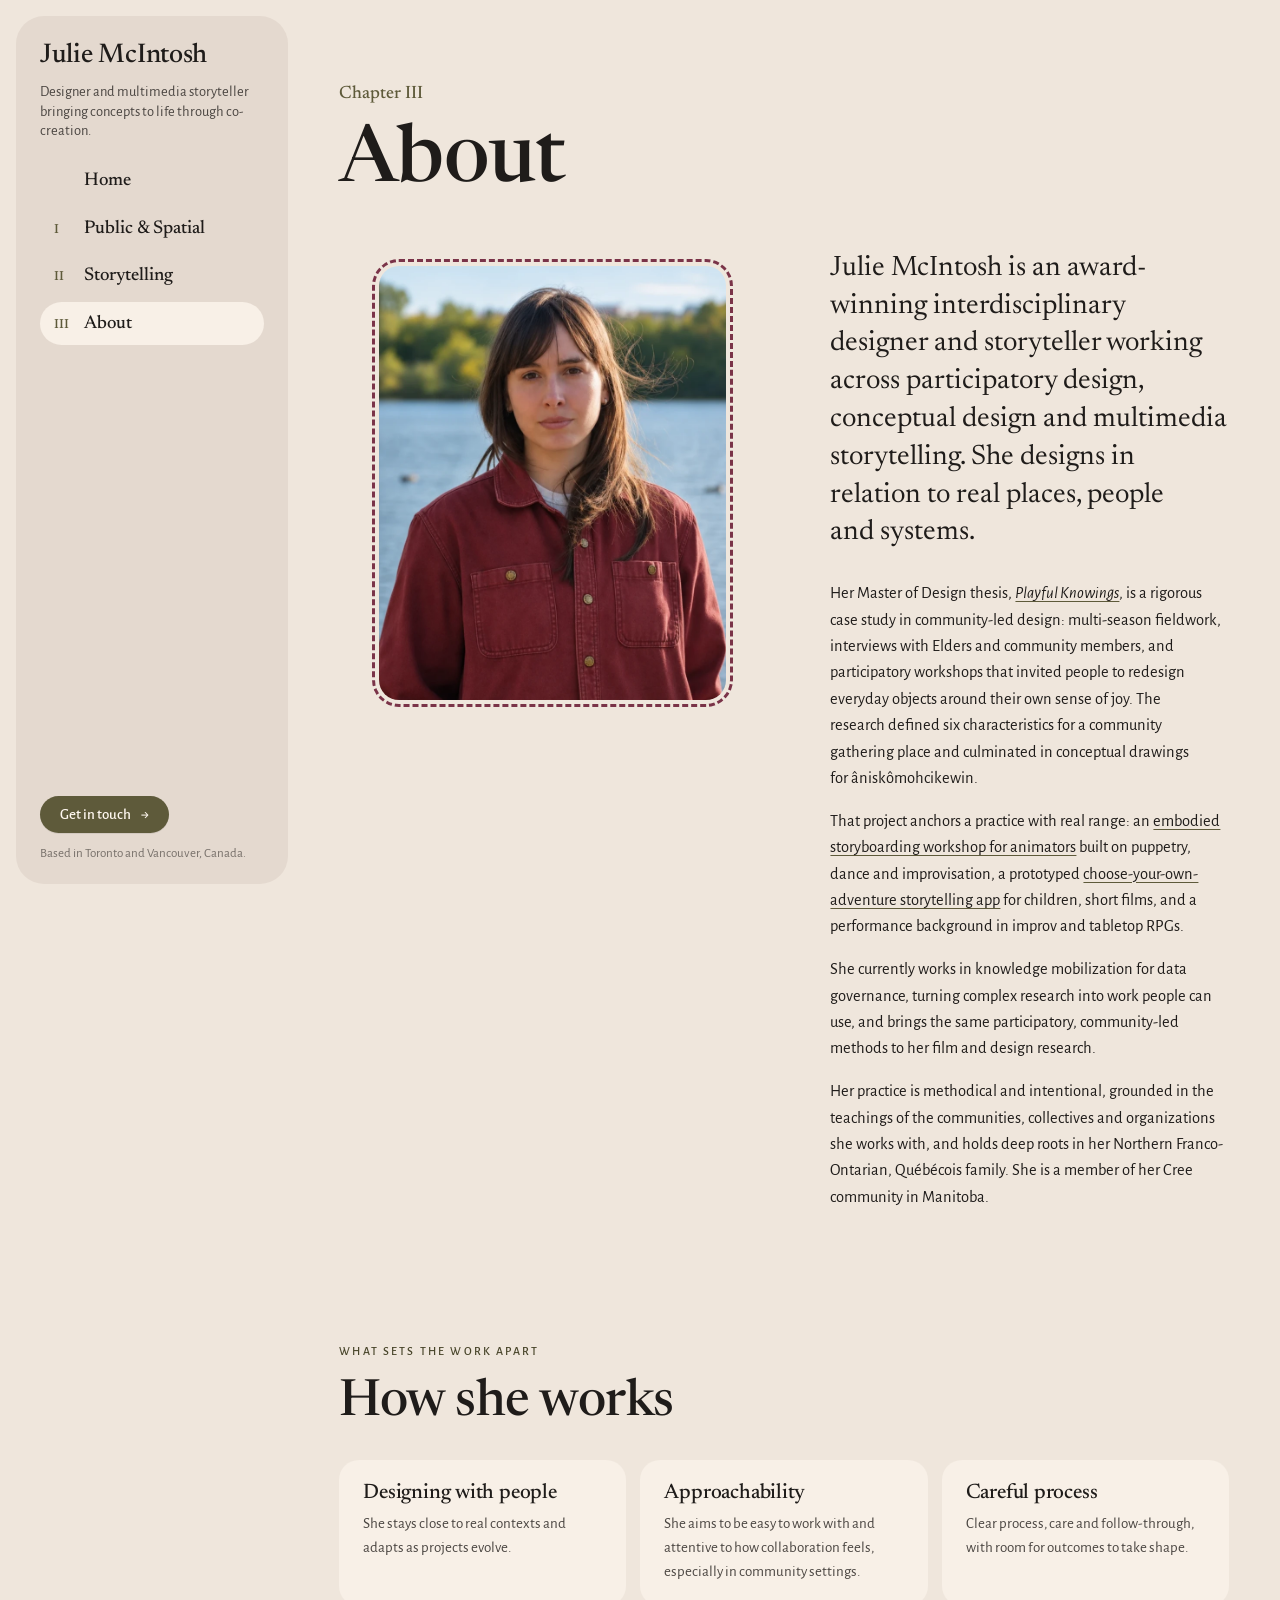
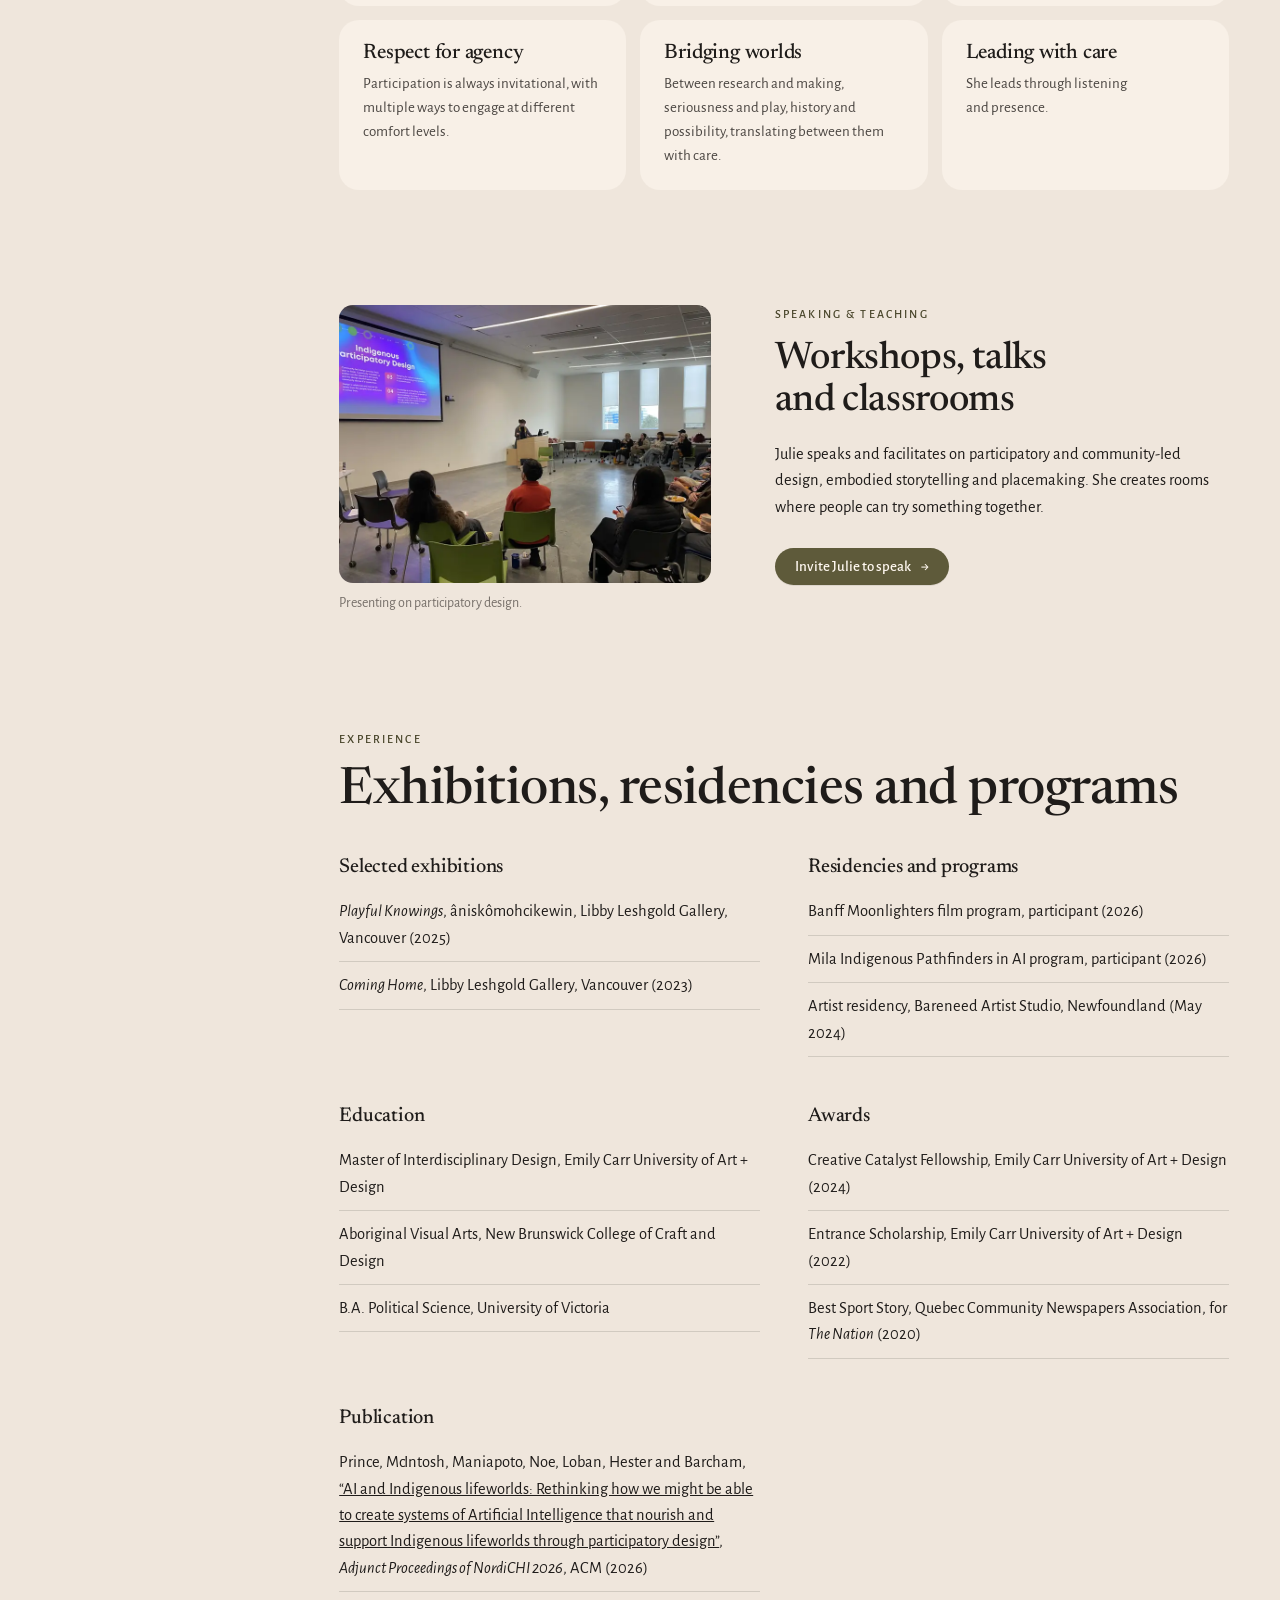
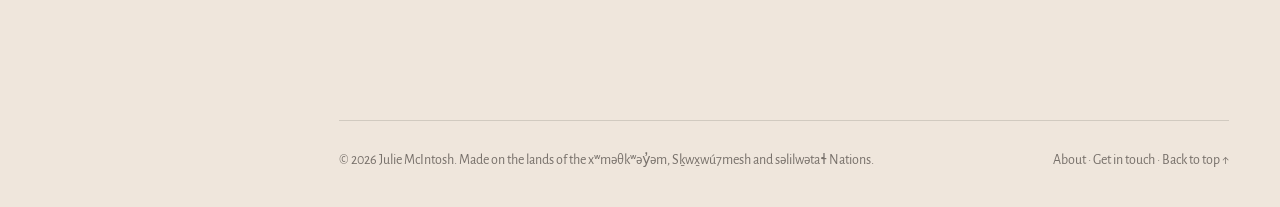
<file: about.html>
<!doctype html>
<html lang="en" class="no-js">
<head>
<meta charset="utf-8">
<meta name="robots" content="noindex, nofollow">
<meta name="viewport" content="width=device-width, initial-scale=1">
<title>About · Julie McIntosh</title>
<meta name="description" content="About Julie McIntosh: interdisciplinary designer working across participatory design, conceptual design and storytelling.">
<meta property="og:title" content="About">
<meta property="og:description" content="About Julie McIntosh: interdisciplinary designer working across participatory design, conceptual design and storytelling.">
<meta property="og:type" content="website">
<meta property="og:image" content="assets/img/about/portrait-800.webp">
<meta name="theme-color" content="#efe6dc">
<link rel="icon" href="favicon.svg" type="image/svg+xml">
<link rel="preconnect" href="https://fonts.googleapis.com">
<link rel="preconnect" href="https://fonts.gstatic.com" crossorigin>
<link href="https://fonts.googleapis.com/css2?family=Alegreya+Sans:ital,wght@0,400;0,500;0,700;1,400&family=Newsreader:opsz,wght@6..72,400;6..72,500;6..72,600&display=swap" rel="stylesheet">
<link rel="stylesheet" href="assets/css/style.css?v=b9f9fbdd">
<script src="assets/js/main.js?v=22952735" defer></script>

</head>
<body>
<a class="skip" href="#main">Skip to content</a>

<header class="topbar">
  <a class="brand" href="index.html"><span class="brand__name">Julie McIntosh</span></a>
  <button class="menu-btn" aria-controls="site-nav" aria-expanded="false"><i></i>Menu</button>
</header>
<div class="scrim" aria-hidden="true"></div>

<div class="shell">
<aside class="sidebar" id="site-nav"><div class="sidebar__panel">
  <a class="brand" href="index.html"><span class="brand__name">Julie McIntosh</span><span class="brand__tag">Designer and multimedia storyteller bringing concepts to life through co-creation.</span></a>
  <nav aria-label="Main"><ul class="nav">
    <li class="nav__item"><a class="nav__link" href="index.html"><span class="nav__num"></span>Home</a></li>
    <li class="nav__item"><a class="nav__link" href="public-spatial.html"><span class="nav__num">I</span>Public &amp; Spatial</a><ul class="subnav"><li><a href="aniskomohcikewin.html">âniskômohcikewin</a></li><li><a href="tidal-pools.html">Tidal Pools</a></li><li><a href="montagnes-vertes.html">Montagnes vertes</a></li></ul></li><li class="nav__item"><a class="nav__link" href="storytelling.html"><span class="nav__num">II</span>Storytelling</a><ul class="subnav"><li><a href="embodied-storyboarding.html">Embodied Storyboarding for Animators</a></li><li><a href="tall-tales.html">AI Storytelling App</a></li><li><a href="the-deceiviest.html">The Deceiviest Social Game</a></li><li><a href="coming-home.html">Coming Home 3D Puzzle</a></li><li><a href="films.html">Films</a></li><li><a href="photography.html">Photography</a></li><li><a href="storytelling.html#writing">Writing</a></li><li><a href="material-practice.html">Material practice</a></li></ul></li><li class="nav__item is-open"><a class="nav__link" href="about.html" aria-current="page"><span class="nav__num">III</span>About</a></li>
  </ul></nav>
  <div class="sidebar__foot">
    <a class="btn" href="contact.html">Get in touch <span class="arrow">→</span></a>
    <p class="sidebar__note">Based in Toronto and Vancouver, Canada.</p>
  </div>
</div></aside>
<div class="main">
<main id="main" class="page">

<header class="chapter-head">
  <span class="eyebrow reveal">Chapter III</span>
  <h1 class="reveal">About</h1>
</header>
<div class="about-grid about-grid--portrait" style="margin-top:48px">
  <figure class="portrait reveal"><img src="assets/img/about/portrait-800.webp" alt="Julie McIntosh standing by a lake in autumn" width="800" height="1000" loading="eager" fetchpriority="high" decoding="async"></figure>
  <div>
    <p class="lead reveal" style="font-family:var(--head);color:var(--ink);font-size:clamp(22px,2.2vw,28px);line-height:1.35">Julie McIntosh is an award-winning interdisciplinary designer and storyteller working across participatory design, conceptual design and multimedia storytelling. She designs in relation to real places, people and systems.</p>
    <div class="prose reveal" style="margin-top:28px">
      <p>Her Master of Design thesis, <a href="aniskomohcikewin.html"><em>Playful Knowings</em></a>, is a rigorous case study in community-led design: multi-season fieldwork, interviews with Elders and community members, and participatory workshops that invited people to redesign everyday objects around their own sense of joy. The research defined six characteristics for a community gathering place and culminated in conceptual drawings for âniskômohcikewin.</p>
      <p>That project anchors a practice with real range: an <a href="embodied-storyboarding.html">embodied storyboarding workshop for animators</a> built on puppetry, dance and improvisation, a prototyped <a href="tall-tales.html">choose-your-own-adventure storytelling app</a> for children, short films, and a performance background in improv and tabletop RPGs.</p>
      <p>She currently works in knowledge mobilization for data governance, turning complex research into work people can use, and brings the same participatory, community-led methods to her film and design research.</p>
      <p>Her practice is methodical and intentional, grounded in the teachings of the communities, collectives and organizations she works with, and holds deep roots in her Northern Franco-Ontarian, Québécois family. She is a member of her Cree community in Manitoba.</p>
    </div>
  </div>
</div>

<section class="section">
  <div class="section-head"><div><span class="eyebrow reveal">What sets the work apart</span><h2 class="h-xl reveal">How she works</h2></div></div>
  <div class="principles" style="grid-template-columns:repeat(3,minmax(0,1fr))">
    <div class="principle reveal"><h3>Designing with people</h3><p>She stays close to real contexts and adapts as projects evolve.</p></div>
    <div class="principle reveal"><h3>Approachability</h3><p>She aims to be easy to work with and attentive to how collaboration feels, especially in community settings.</p></div>
    <div class="principle reveal"><h3>Careful process</h3><p>Clear process, care and follow-through, with room for outcomes to take shape.</p></div>
    <div class="principle reveal"><h3>Respect for agency</h3><p>Participation is always invitational, with multiple ways to engage at different comfort levels.</p></div>
    <div class="principle reveal"><h3>Bridging worlds</h3><p>Between research and making, seriousness and play, history and possibility, translating between them with care.</p></div>
    <div class="principle reveal"><h3>Leading with care</h3><p>She leads through listening and presence.</p></div>
  </div>
</section>

<section class="section">
  <div class="about-grid">
    <figure class="fig reveal" data-gallery><img src="assets/img/about/speaking-800.webp" srcset="assets/img/about/speaking-800.webp 800w, assets/img/about/speaking-1600.webp 1600w" sizes="(max-width: 960px) 100vw, 40vw" alt="Julie presenting Indigenous Participatory Design to a seated audience" width="800" height="600" loading="lazy" decoding="async" class="zoomable" data-full="assets/img/about/speaking-1600.webp"><figcaption>Presenting on participatory design.</figcaption></figure>
    <div>
      <span class="eyebrow reveal">Speaking &amp; teaching</span>
      <h2 class="h-lg reveal">Workshops, talks and classrooms</h2>
      <div class="prose reveal" style="margin-top:18px">
        <p>Julie speaks and facilitates on participatory and community-led design, embodied storytelling and placemaking. She creates rooms where people can try something together.</p>
      </div>
            <p style="margin-top:28px"><a class="btn" href="contact.html">Invite Julie to speak <span class="arrow">→</span></a></p>
    </div>
  </div>
</section>
<section class="section">
  <div class="section-head"><div><span class="eyebrow reveal">Experience</span><h2 class="h-xl reveal">Exhibitions, residencies and programs</h2></div></div>
  <div class="cv">
    <div class="cv__group reveal"><h3>Selected exhibitions</h3><ul>
      <li><i>Playful Knowings</i>, âniskômohcikewin, Libby Leshgold Gallery, Vancouver (2025)</li>
      <li><i>Coming Home</i>, Libby Leshgold Gallery, Vancouver (2023)</li>
    </ul></div>
    <div class="cv__group reveal"><h3>Residencies and programs</h3><ul>
      <li>Banff Moonlighters film program, participant (2026)</li>
      <li>Mila Indigenous Pathfinders in AI program, participant (2026)</li>
      <li>Artist residency, Bareneed Artist Studio, Newfoundland (May 2024)</li>
    </ul></div>
    <div class="cv__group reveal"><h3>Education</h3><ul>
      <li>Master of Interdisciplinary Design, Emily Carr University of Art + Design</li>
      <li>Aboriginal Visual Arts, New Brunswick College of Craft and Design</li>
      <li>B.A. Political Science, University of Victoria</li>
    </ul></div>
    <div class="cv__group reveal"><h3>Awards</h3><ul>
      <li>Creative Catalyst Fellowship, Emily Carr University of Art + Design (2024)</li>
      <li>Entrance Scholarship, Emily Carr University of Art + Design (2022)</li>
      <li>Best Sport Story, Quebec Community Newspapers Association, for <i>The Nation</i> (2020)</li>
    </ul></div>
    <div class="cv__group reveal"><h3>Publication</h3><ul>
      <li>Prince, McIntosh, Maniapoto, Noe, Loban, Hester and Barcham, <a href="https://dl.acm.org/doi/10.1145/3821402.3830123" target="_blank" rel="noopener">“AI and Indigenous lifeworlds: Rethinking how we might be able to create systems of Artificial Intelligence that nourish and support Indigenous lifeworlds through participatory design”</a>, <i>Adjunct Proceedings of NordiCHI 2026</i>, ACM (2026)</li>
    </ul></div>
  </div>
</section>
</main>
<footer class="footer">
  <span>© 2026 Julie McIntosh. Made on the lands of the xʷməθkʷəy̓əm, Sḵwx̱wú7mesh and səlilwətaɬ Nations.</span>
  <span><a href="about.html">About</a> · <a href="contact.html">Get in touch</a> · <a href="#main">Back to top ↑</a></span>
</footer>
</div>
</div>
</body>
</html>
</file>
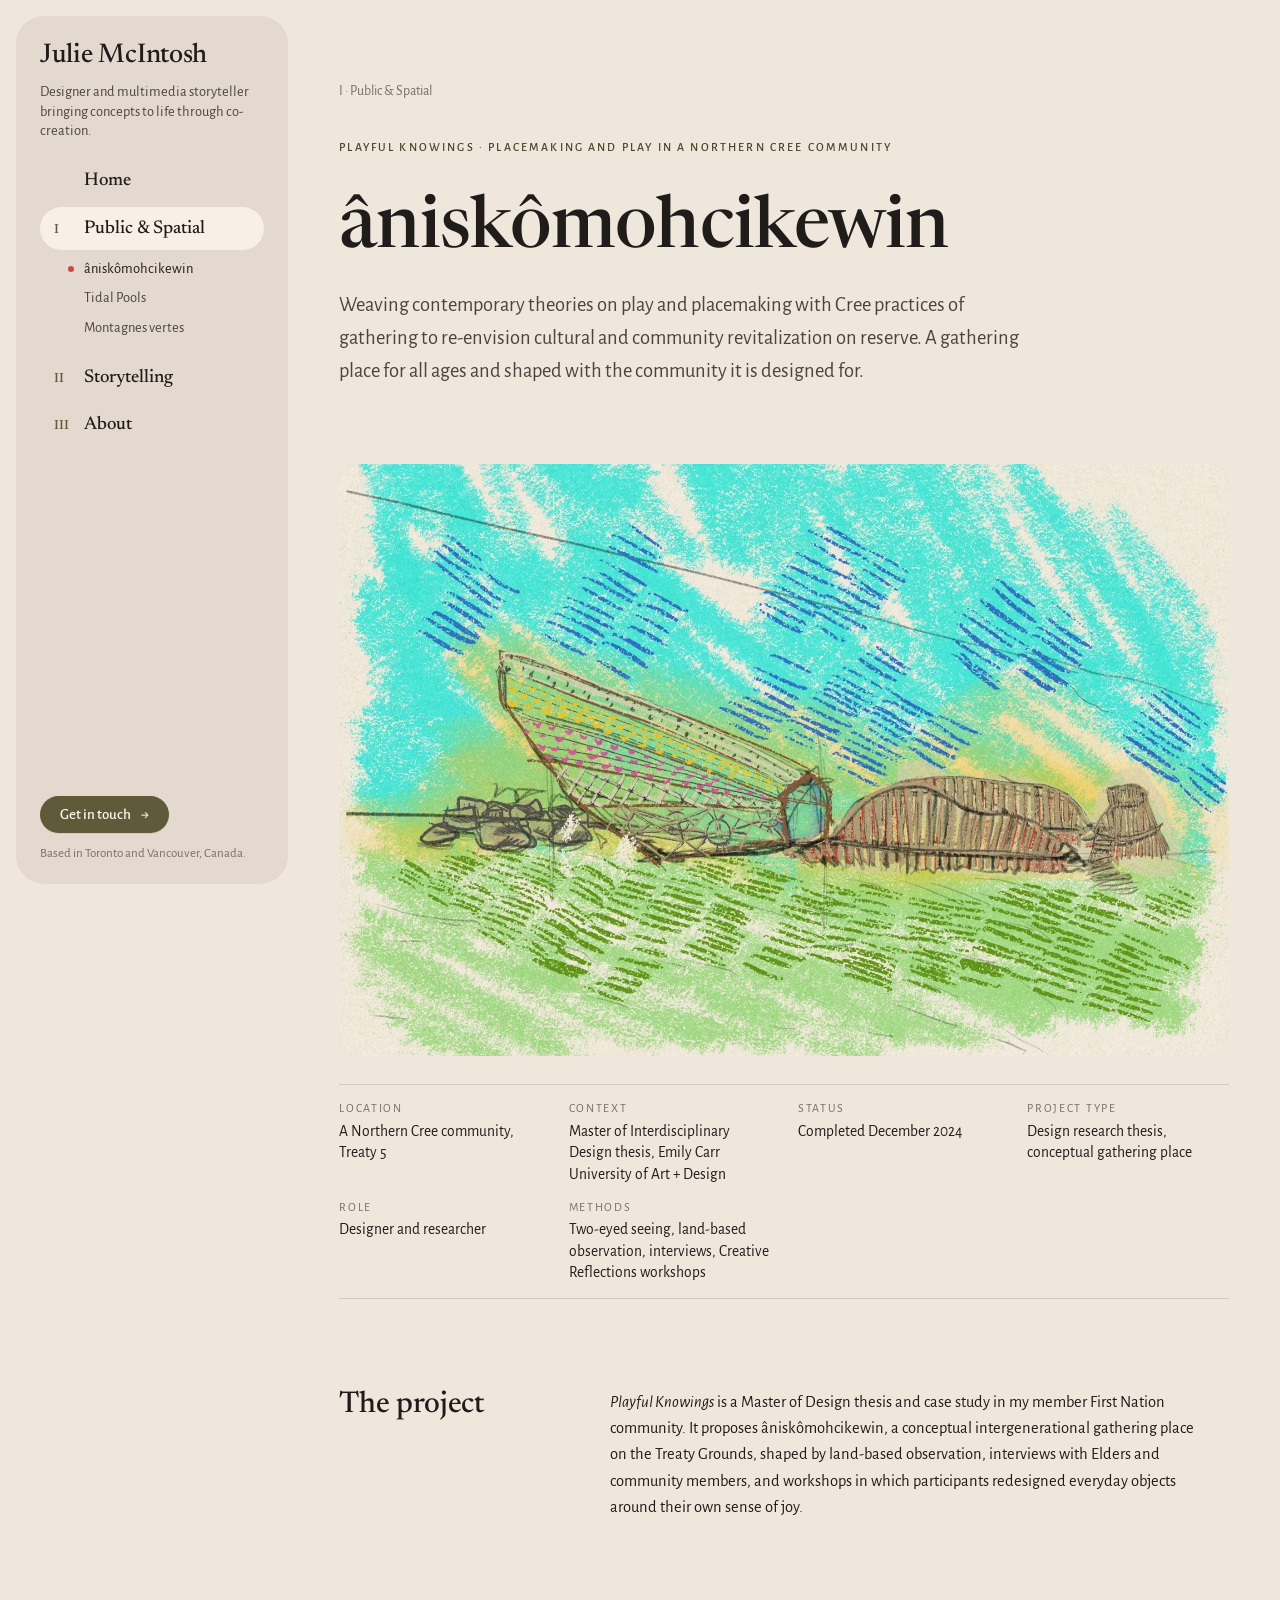
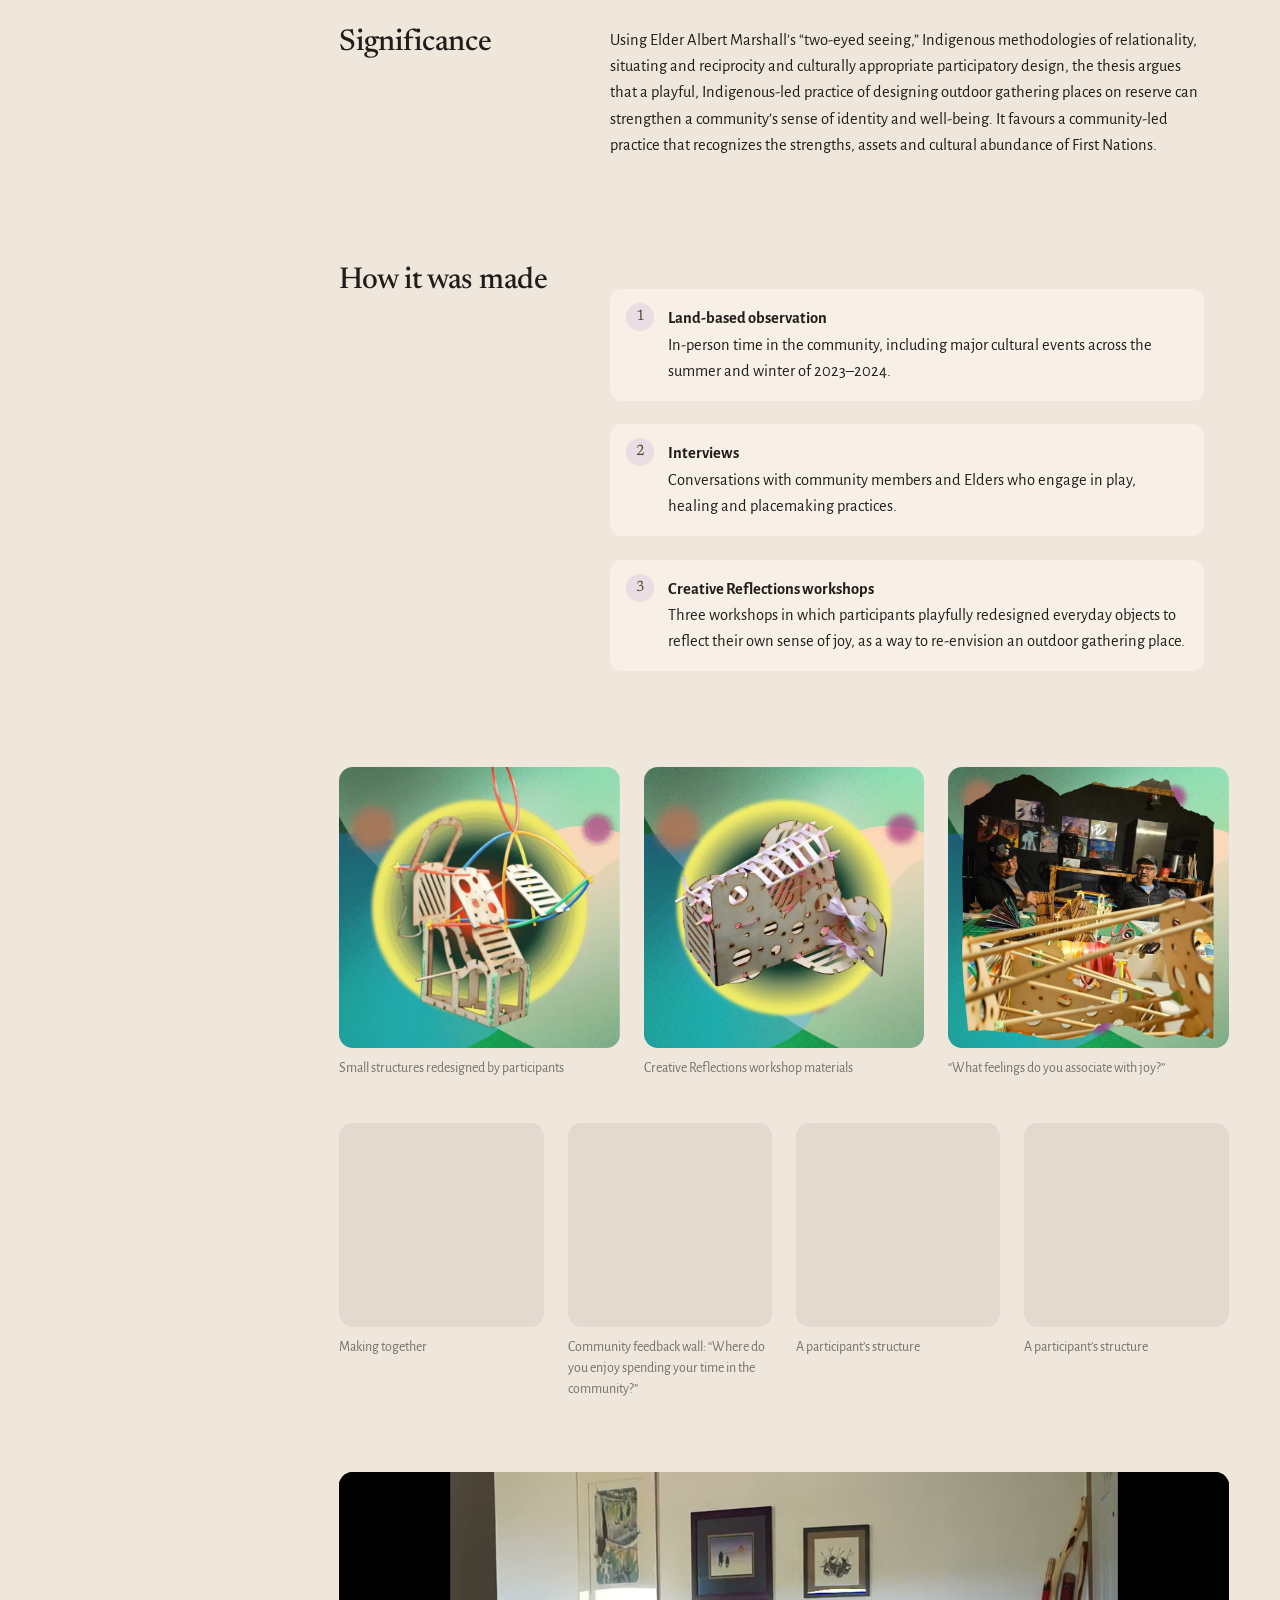
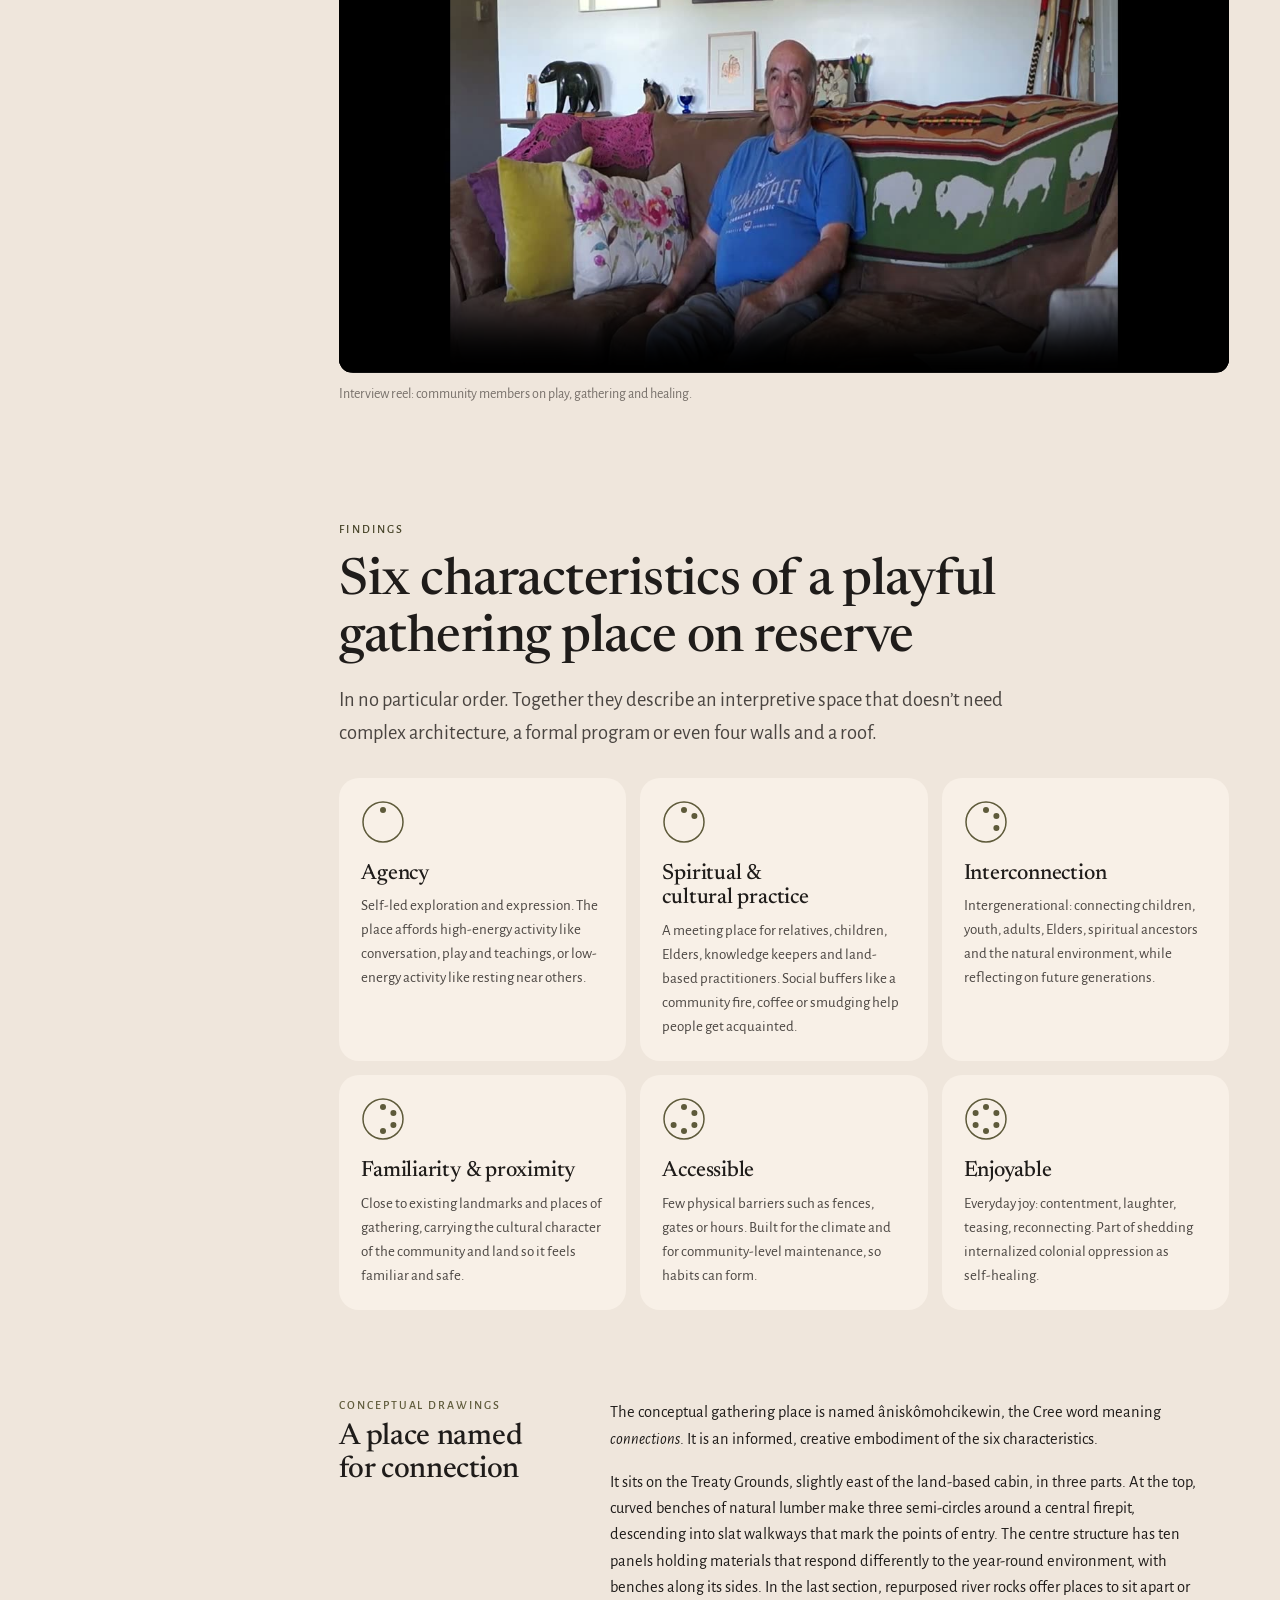
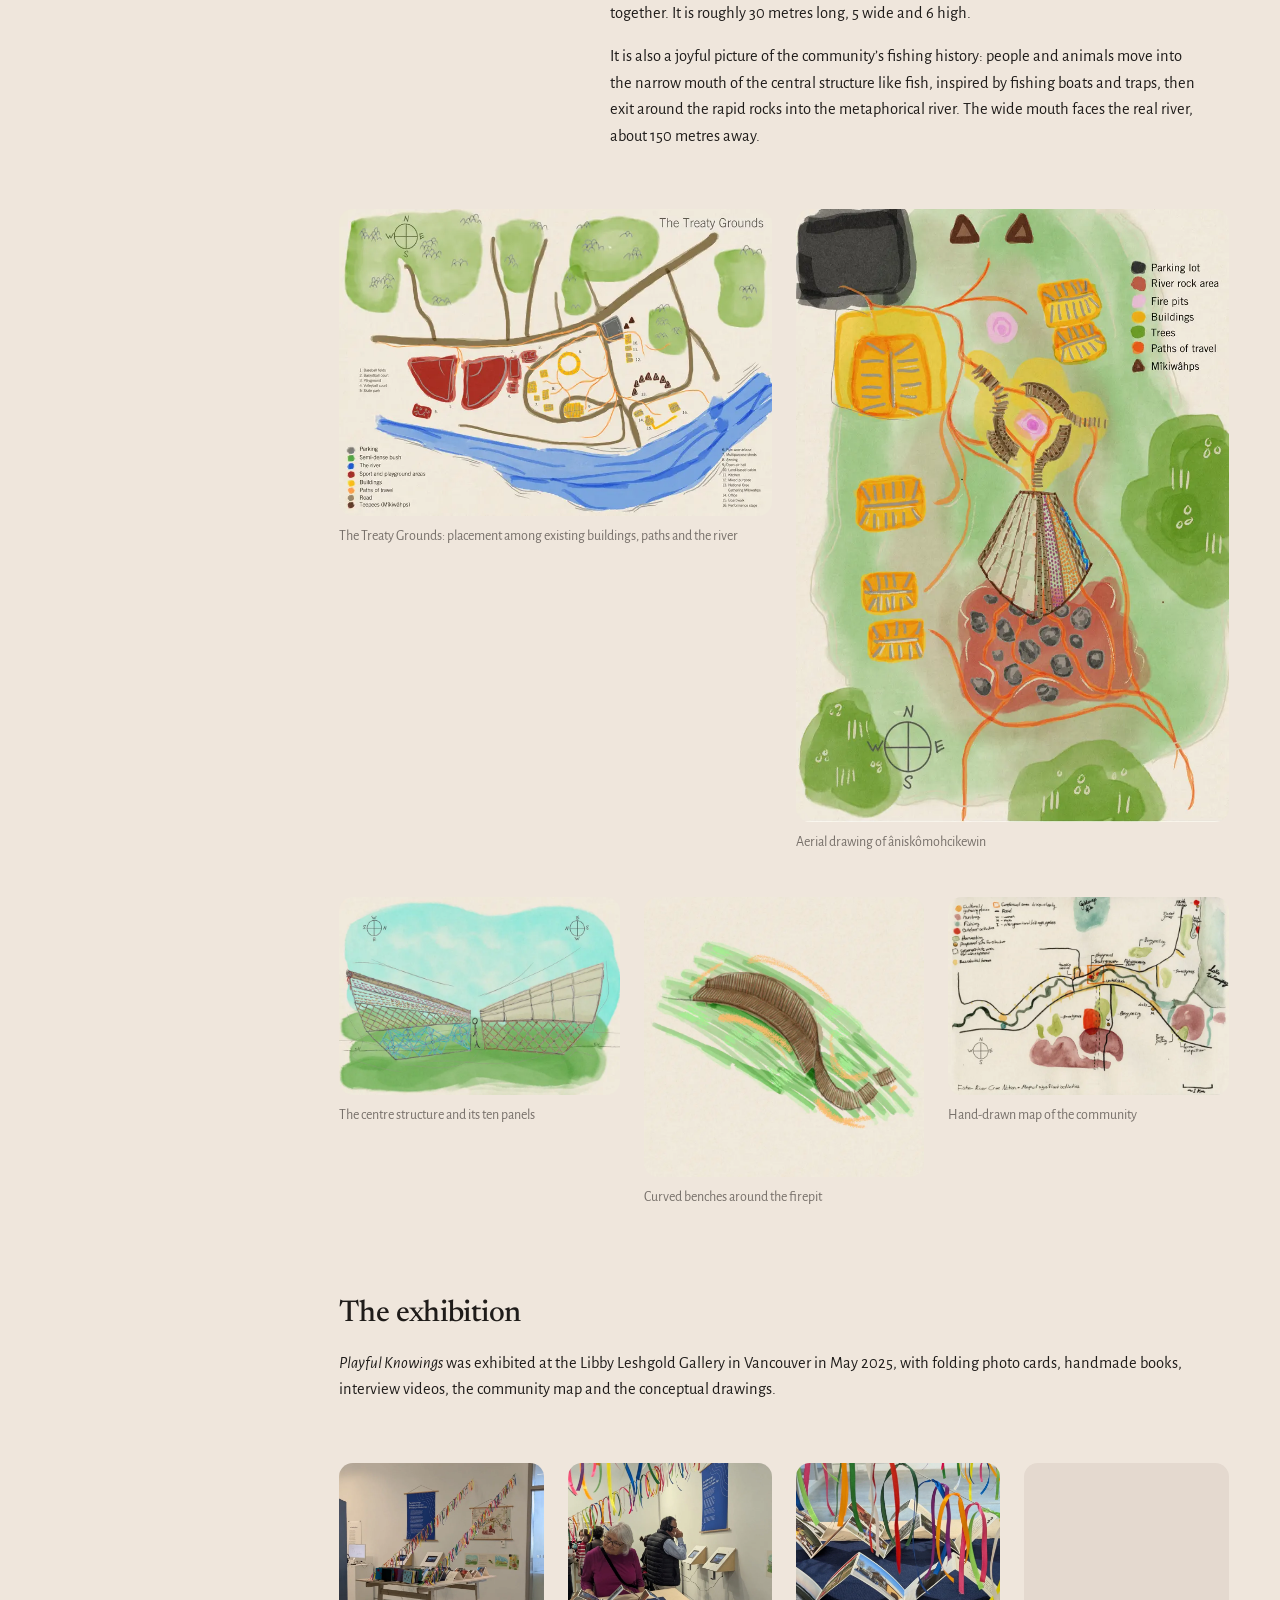
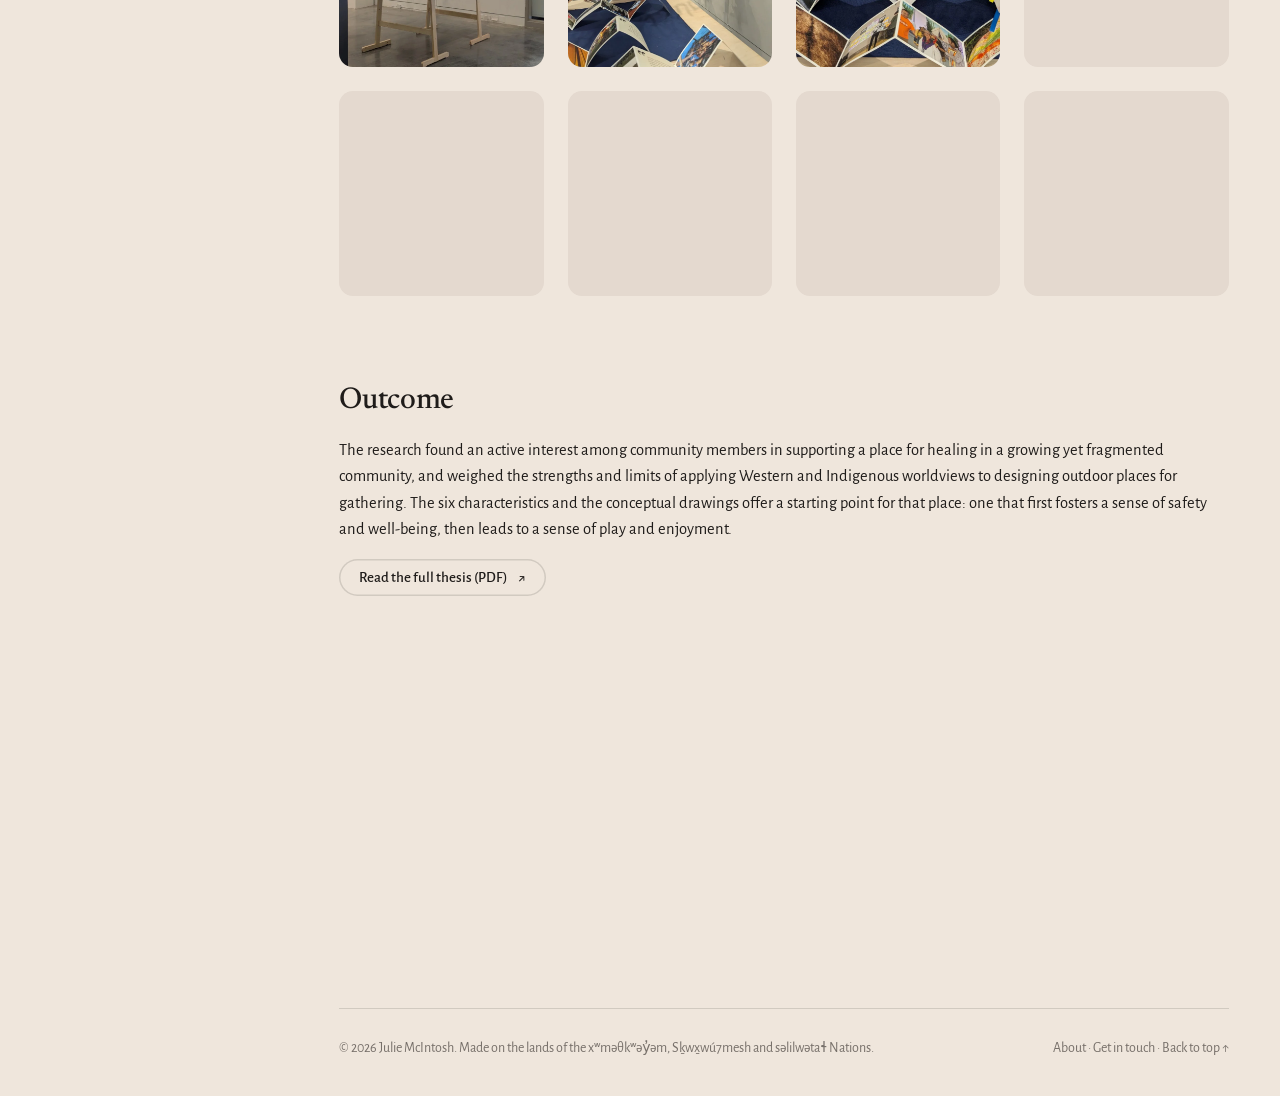
<file: aniskomohcikewin.html>
<!doctype html>
<html lang="en" class="no-js">
<head>
<meta charset="utf-8">
<meta name="robots" content="noindex, nofollow">
<meta name="viewport" content="width=device-width, initial-scale=1">
<title>âniskômohcikewin · Julie McIntosh</title>
<meta name="description" content="âniskômohcikewin: conceptual drawings for a playful, intergenerational gathering place in a Northern Cree community, from Julie McIntosh’s thesis Playful Knowings.">
<meta property="og:title" content="âniskômohcikewin">
<meta property="og:description" content="âniskômohcikewin: conceptual drawings for a playful, intergenerational gathering place in a Northern Cree community, from Julie McIntosh’s thesis Playful Knowings.">
<meta property="og:type" content="website">
<meta property="og:image" content="assets/img/aniskomohcikewin/panoramic-1600.webp">
<meta name="theme-color" content="#efe6dc">
<link rel="icon" href="favicon.svg" type="image/svg+xml">
<link rel="preconnect" href="https://fonts.googleapis.com">
<link rel="preconnect" href="https://fonts.gstatic.com" crossorigin>
<link href="https://fonts.googleapis.com/css2?family=Alegreya+Sans:ital,wght@0,400;0,500;0,700;1,400&family=Newsreader:opsz,wght@6..72,400;6..72,500;6..72,600&display=swap" rel="stylesheet">
<link rel="stylesheet" href="assets/css/style.css?v=b9f9fbdd">
<script src="assets/js/main.js?v=22952735" defer></script>

</head>
<body>
<a class="skip" href="#main">Skip to content</a>

<header class="topbar">
  <a class="brand" href="index.html"><span class="brand__name">Julie McIntosh</span></a>
  <button class="menu-btn" aria-controls="site-nav" aria-expanded="false"><i></i>Menu</button>
</header>
<div class="scrim" aria-hidden="true"></div>

<div class="shell">
<aside class="sidebar" id="site-nav"><div class="sidebar__panel">
  <a class="brand" href="index.html"><span class="brand__name">Julie McIntosh</span><span class="brand__tag">Designer and multimedia storyteller bringing concepts to life through co-creation.</span></a>
  <nav aria-label="Main"><ul class="nav">
    <li class="nav__item"><a class="nav__link" href="index.html"><span class="nav__num"></span>Home</a></li>
    <li class="nav__item is-open"><a class="nav__link" href="public-spatial.html"><span class="nav__num">I</span>Public &amp; Spatial</a><ul class="subnav"><li><a href="aniskomohcikewin.html" aria-current="page">âniskômohcikewin</a></li><li><a href="tidal-pools.html">Tidal Pools</a></li><li><a href="montagnes-vertes.html">Montagnes vertes</a></li></ul></li><li class="nav__item"><a class="nav__link" href="storytelling.html"><span class="nav__num">II</span>Storytelling</a><ul class="subnav"><li><a href="embodied-storyboarding.html">Embodied Storyboarding for Animators</a></li><li><a href="tall-tales.html">AI Storytelling App</a></li><li><a href="the-deceiviest.html">The Deceiviest Social Game</a></li><li><a href="coming-home.html">Coming Home 3D Puzzle</a></li><li><a href="films.html">Films</a></li><li><a href="photography.html">Photography</a></li><li><a href="storytelling.html#writing">Writing</a></li><li><a href="material-practice.html">Material practice</a></li></ul></li><li class="nav__item"><a class="nav__link" href="about.html"><span class="nav__num">III</span>About</a></li>
  </ul></nav>
  <div class="sidebar__foot">
    <a class="btn" href="contact.html">Get in touch <span class="arrow">→</span></a>
    <p class="sidebar__note">Based in Toronto and Vancouver, Canada.</p>
  </div>
</div></aside>
<div class="main">
<main id="main" class="page">

<header class="project-head">
  <p class="crumbs reveal"><a href="public-spatial.html">I · Public &amp; Spatial</a></p>
  <span class="eyebrow reveal">Playful Knowings · Placemaking and play in a Northern Cree community</span>
  <h1 class="reveal">âniskômohcikewin</h1>
  <p class="lead reveal">Weaving contemporary theories on play and placemaking with Cree practices of gathering to re-envision cultural and community revitalization on reserve. A gathering place for all ages and shaped with the community it is designed for.</p>
</header>
<figure class="cover reveal" data-gallery><img src="assets/img/aniskomohcikewin/panoramic-800.webp" srcset="assets/img/aniskomohcikewin/panoramic-800.webp 800w, assets/img/aniskomohcikewin/panoramic-1600.webp 1600w" sizes="(max-width: 960px) 100vw, 75vw" alt="Panoramic pastel drawing of âniskômohcikewin in a green field under a blue sky" width="800" height="533" loading="eager" fetchpriority="high" decoding="async" class="zoomable" data-full="assets/img/aniskomohcikewin/panoramic-1600.webp"></figure>

<dl class="facts reveal"><div><dt>Location</dt><dd>A Northern Cree community, Treaty 5</dd></div><div><dt>Context</dt><dd>Master of Interdisciplinary Design thesis, Emily Carr University of Art + Design</dd></div><div><dt>Status</dt><dd>Completed December 2024</dd></div><div><dt>Project type</dt><dd>Design research thesis, conceptual gathering place</dd></div><div><dt>Role</dt><dd>Designer and researcher</dd></div><div><dt>Methods</dt><dd>Two-eyed seeing, land-based observation, interviews, Creative Reflections workshops</dd></div></dl>

<section class="block"><h2 class="reveal">The project</h2><div class="prose reveal"><p><em>Playful Knowings</em> is a Master of Design thesis and case study in my member First Nation community. It proposes âniskômohcikewin, a conceptual intergenerational gathering place on the Treaty Grounds, shaped by land-based observation, interviews with Elders and community members, and workshops in which participants redesigned everyday objects around their own sense of joy.</p></div></section>
<section class="block"><h2 class="reveal">Significance</h2><div class="prose reveal"><p>Using Elder Albert Marshall’s “two-eyed seeing,” Indigenous methodologies of relationality, situating and reciprocity and culturally appropriate participatory design, the thesis argues that a playful, Indigenous-led practice of designing outdoor gathering places on reserve can strengthen a community’s sense of identity and well-being. It favours a community-led practice that recognizes the strengths, assets and cultural abundance of First Nations.</p></div></section>
<section class="block"><h2 class="reveal">How it was made</h2><div class="prose reveal"><ol class="steps">
<li><b>Land-based observation</b>In-person time in the community, including major cultural events across the summer and winter of 2023–2024.</li>
<li><b>Interviews</b>Conversations with community members and Elders who engage in play, healing and placemaking practices.</li>
<li><b>Creative Reflections workshops</b>Three workshops in which participants playfully redesigned everyday objects to reflect their own sense of joy, as a way to re-envision an outdoor gathering place.</li>
</ol></div></section>
<div class="figs figs--3 full" data-gallery>
  <figure class="fig reveal"><img src="assets/img/aniskomohcikewin/structure-anim.webp" alt="Animated collage of small slatted structures decorated by workshop participants" width="720" height="720" loading="lazy" decoding="async"><figcaption>Small structures redesigned by participants</figcaption></figure>
  <figure class="fig reveal"><img src="assets/img/aniskomohcikewin/workshop-table-800.webp" srcset="assets/img/aniskomohcikewin/workshop-table-800.webp 800w, assets/img/aniskomohcikewin/workshop-table-1600.webp 1600w" sizes="(max-width: 680px) 50vw, 25vw" alt="Creative Reflections workshop materials" width="800" height="800" loading="lazy" decoding="async" class="zoomable" data-full="assets/img/aniskomohcikewin/workshop-table-1600.webp"><figcaption>Creative Reflections workshop materials</figcaption></figure>
  <figure class="fig reveal"><img src="assets/img/aniskomohcikewin/box-joy-800.webp" srcset="assets/img/aniskomohcikewin/box-joy-800.webp 800w, assets/img/aniskomohcikewin/box-joy-1600.webp 1600w" sizes="(max-width: 680px) 50vw, 25vw" alt="“What feelings do you associate with joy?”" width="800" height="800" loading="lazy" decoding="async" class="zoomable" data-full="assets/img/aniskomohcikewin/box-joy-1600.webp"><figcaption>“What feelings do you associate with joy?”</figcaption></figure>
</div>
<div class="figs figs--4 figs--square" data-gallery><figure class="fig reveal"><img src="assets/img/aniskomohcikewin/workshop-making-800.webp" srcset="assets/img/aniskomohcikewin/workshop-making-800.webp 800w, assets/img/aniskomohcikewin/workshop-making-1600.webp 1600w" sizes="(max-width: 680px) 50vw, 18vw" alt="Making together" width="800" height="800" loading="lazy" decoding="async" class="zoomable" data-full="assets/img/aniskomohcikewin/workshop-making-1600.webp"><figcaption>Making together</figcaption></figure><figure class="fig reveal"><img src="assets/img/aniskomohcikewin/feedback-wall-800.webp" srcset="assets/img/aniskomohcikewin/feedback-wall-800.webp 800w, assets/img/aniskomohcikewin/feedback-wall-1600.webp 1600w" sizes="(max-width: 680px) 50vw, 18vw" alt="Community feedback wall: “Where do you enjoy spending your time in the community?”" width="800" height="800" loading="lazy" decoding="async" class="zoomable" data-full="assets/img/aniskomohcikewin/feedback-wall-1600.webp"><figcaption>Community feedback wall: “Where do you enjoy spending your time in the community?”</figcaption></figure><figure class="fig reveal"><img src="assets/img/aniskomohcikewin/structure-swing-800.webp" srcset="assets/img/aniskomohcikewin/structure-swing-800.webp 800w, assets/img/aniskomohcikewin/structure-swing-1600.webp 1600w" sizes="(max-width: 680px) 50vw, 18vw" alt="A participant’s structure" width="800" height="800" loading="lazy" decoding="async" class="zoomable" data-full="assets/img/aniskomohcikewin/structure-swing-1600.webp"><figcaption>A participant’s structure</figcaption></figure><figure class="fig reveal"><img src="assets/img/aniskomohcikewin/structure-seat-800.webp" srcset="assets/img/aniskomohcikewin/structure-seat-800.webp 800w, assets/img/aniskomohcikewin/structure-seat-1600.webp 1600w" sizes="(max-width: 680px) 50vw, 18vw" alt="A participant’s structure" width="800" height="800" loading="lazy" decoding="async" class="zoomable" data-full="assets/img/aniskomohcikewin/structure-seat-1600.webp"><figcaption>A participant’s structure</figcaption></figure></div>
<div class="full" style="max-width:900px"><div class="video reveal"><video controls preload="none" playsinline poster="assets/video/playful-knowings-reel-poster.jpg" aria-label="Playful Knowings interview reel"><source src="assets/video/playful-knowings-reel.mp4" type="video/mp4"></video></div><p class="muted" style="font-size:14px;margin-top:10px">Interview reel: community members on play, gathering and healing.</p></div>
<section class="section">
  <span class="eyebrow reveal">Findings</span>
  <h2 class="h-xl reveal">Six characteristics of a playful gathering place on reserve</h2>
  <p class="lead reveal" style="margin-top:16px">In no particular order. Together they describe an interpretive space that doesn’t need complex architecture, a formal program or even four walls and a roof.</p>
  <div class="traits"><div class="trait reveal"><svg class="trait__mark" viewBox="0 0 44 44" aria-hidden="true"><circle cx="22" cy="22" r="20"/><circle class="f" cx="22.0" cy="10.0" r="3"/></svg><h3>Agency</h3><p>Self-led exploration and expression. The place affords high-energy activity like conversation, play and teachings, or low-energy activity like resting near others.</p></div><div class="trait reveal"><svg class="trait__mark" viewBox="0 0 44 44" aria-hidden="true"><circle cx="22" cy="22" r="20"/><circle class="f" cx="22.0" cy="10.0" r="3"/><circle class="f" cx="32.4" cy="16.0" r="3"/></svg><h3>Spiritual &amp; cultural practice</h3><p>A meeting place for relatives, children, Elders, knowledge keepers and land-based practitioners. Social buffers like a community fire, coffee or smudging help people get acquainted.</p></div><div class="trait reveal"><svg class="trait__mark" viewBox="0 0 44 44" aria-hidden="true"><circle cx="22" cy="22" r="20"/><circle class="f" cx="22.0" cy="10.0" r="3"/><circle class="f" cx="32.4" cy="16.0" r="3"/><circle class="f" cx="32.4" cy="28.0" r="3"/></svg><h3>Interconnection</h3><p>Intergenerational: connecting children, youth, adults, Elders, spiritual ancestors and the natural environment, while reflecting on future generations.</p></div><div class="trait reveal"><svg class="trait__mark" viewBox="0 0 44 44" aria-hidden="true"><circle cx="22" cy="22" r="20"/><circle class="f" cx="22.0" cy="10.0" r="3"/><circle class="f" cx="32.4" cy="16.0" r="3"/><circle class="f" cx="32.4" cy="28.0" r="3"/><circle class="f" cx="22.0" cy="34.0" r="3"/></svg><h3>Familiarity &amp; proximity</h3><p>Close to existing landmarks and places of gathering, carrying the cultural character of the community and land so it feels familiar and safe.</p></div><div class="trait reveal"><svg class="trait__mark" viewBox="0 0 44 44" aria-hidden="true"><circle cx="22" cy="22" r="20"/><circle class="f" cx="22.0" cy="10.0" r="3"/><circle class="f" cx="32.4" cy="16.0" r="3"/><circle class="f" cx="32.4" cy="28.0" r="3"/><circle class="f" cx="22.0" cy="34.0" r="3"/><circle class="f" cx="11.6" cy="28.0" r="3"/></svg><h3>Accessible</h3><p>Few physical barriers such as fences, gates or hours. Built for the climate and for community-level maintenance, so habits can form.</p></div><div class="trait reveal"><svg class="trait__mark" viewBox="0 0 44 44" aria-hidden="true"><circle cx="22" cy="22" r="20"/><circle class="f" cx="22.0" cy="10.0" r="3"/><circle class="f" cx="32.4" cy="16.0" r="3"/><circle class="f" cx="32.4" cy="28.0" r="3"/><circle class="f" cx="22.0" cy="34.0" r="3"/><circle class="f" cx="11.6" cy="28.0" r="3"/><circle class="f" cx="11.6" cy="16.0" r="3"/></svg><h3>Enjoyable</h3><p>Everyday joy: contentment, laughter, teasing, reconnecting. Part of shedding internalized colonial oppression as self-healing.</p></div></div>
</section>
<section class="block"><h2 class="reveal"><small>Conceptual drawings</small>A place named for connection</h2><div class="prose reveal"><p>The conceptual gathering place is named âniskômohcikewin, the Cree word meaning <em>connections</em>. It is an informed, creative embodiment of the six characteristics.</p>
<p>It sits on the Treaty Grounds, slightly east of the land-based cabin, in three parts. At the top, curved benches of natural lumber make three semi-circles around a central firepit, descending into slat walkways that mark the points of entry. The centre structure has ten panels holding materials that respond differently to the year-round environment, with benches along its sides. In the last section, repurposed river rocks offer places to sit apart or together. It is roughly 30 metres long, 5 wide and 6 high.</p>
<p>It is also a joyful picture of the community’s fishing history: people and animals move into the narrow mouth of the central structure like fish, inspired by fishing boats and traps, then exit around the rapid rocks into the metaphorical river. The wide mouth faces the real river, about 150 metres away.</p></div></section>
<div class="figs figs--2 " data-gallery><figure class="fig reveal"><img src="assets/img/aniskomohcikewin/treaty-grounds-800.webp" srcset="assets/img/aniskomohcikewin/treaty-grounds-800.webp 800w, assets/img/aniskomohcikewin/treaty-grounds-1600.webp 1600w" sizes="(max-width: 680px) 50vw, 35vw" alt="The Treaty Grounds: placement among existing buildings, paths and the river" width="800" height="566" loading="lazy" decoding="async" class="zoomable" data-full="assets/img/aniskomohcikewin/treaty-grounds-1600.webp"><figcaption>The Treaty Grounds: placement among existing buildings, paths and the river</figcaption></figure><figure class="fig reveal"><img src="assets/img/aniskomohcikewin/aerial-800.webp" srcset="assets/img/aniskomohcikewin/aerial-800.webp 800w, assets/img/aniskomohcikewin/aerial-1600.webp 1600w" sizes="(max-width: 680px) 50vw, 35vw" alt="Aerial drawing of âniskômohcikewin" width="800" height="1132" loading="lazy" decoding="async" class="zoomable" data-full="assets/img/aniskomohcikewin/aerial-1600.webp"><figcaption>Aerial drawing of âniskômohcikewin</figcaption></figure></div>
<div class="figs figs--3 " data-gallery><figure class="fig reveal"><img src="assets/img/aniskomohcikewin/centre-structure-800.webp" srcset="assets/img/aniskomohcikewin/centre-structure-800.webp 800w, assets/img/aniskomohcikewin/centre-structure-1600.webp 1600w" sizes="(max-width: 680px) 50vw, 23vw" alt="The centre structure and its ten panels" width="800" height="566" loading="lazy" decoding="async" class="zoomable" data-full="assets/img/aniskomohcikewin/centre-structure-1600.webp"><figcaption>The centre structure and its ten panels</figcaption></figure><figure class="fig reveal"><img src="assets/img/aniskomohcikewin/bench-800.webp" srcset="assets/img/aniskomohcikewin/bench-800.webp 800w, assets/img/aniskomohcikewin/bench-1600.webp 1600w" sizes="(max-width: 680px) 50vw, 23vw" alt="Curved benches around the firepit" width="800" height="800" loading="lazy" decoding="async" class="zoomable" data-full="assets/img/aniskomohcikewin/bench-1600.webp"><figcaption>Curved benches around the firepit</figcaption></figure><figure class="fig reveal"><img src="assets/img/aniskomohcikewin/community-map-800.webp" srcset="assets/img/aniskomohcikewin/community-map-800.webp 800w, assets/img/aniskomohcikewin/community-map-1600.webp 1600w" sizes="(max-width: 680px) 50vw, 23vw" alt="Hand-drawn map of the community" width="800" height="566" loading="lazy" decoding="async" class="zoomable" data-full="assets/img/aniskomohcikewin/community-map-1600.webp"><figcaption>Hand-drawn map of the community</figcaption></figure></div>
<section class="block block--stacked"><h2 class="reveal">The exhibition</h2><div class="prose reveal"><p><em>Playful Knowings</em> was exhibited at the Libby Leshgold Gallery in Vancouver in May 2025, with folding photo cards, handmade books, interview videos, the community map and the conceptual drawings.</p></div></section>
<div class="figs figs--4 figs--square figs--rotate" data-gallery><figure class="fig reveal"><img src="assets/img/aniskomohcikewin/exhibition-07-800.webp" alt="The full installation: banner, community map, drawings, screens and table" width="800" height="1062" loading="lazy" decoding="async" class="tile--expo zoomable" data-full="assets/img/aniskomohcikewin/exhibition-07-800.webp"></figure><figure class="fig reveal"><img src="assets/img/aniskomohcikewin/exhibition-12-800.webp" alt="A visitor reading the folding photo cards" width="800" height="1062" loading="lazy" decoding="async" class="tile--expo zoomable" data-full="assets/img/aniskomohcikewin/exhibition-12-800.webp"></figure><figure class="fig reveal"><img src="assets/img/aniskomohcikewin/exhibition-09-800.webp" alt="Folding photo cards zigzagging under ribbons" width="800" height="1062" loading="lazy" decoding="async" class="tile--expo zoomable" data-full="assets/img/aniskomohcikewin/exhibition-09-800.webp"></figure><figure class="fig reveal"><img src="assets/img/aniskomohcikewin/exhibition-15-800.webp" alt="Two visitors looking at the map and drawings" width="800" height="1062" loading="lazy" decoding="async" class="tile--expo zoomable" data-full="assets/img/aniskomohcikewin/exhibition-15-800.webp"></figure><figure class="fig reveal"><img src="assets/img/aniskomohcikewin/exhibition-18-800.webp" alt="The exhibition banner on the wall" width="800" height="1062" loading="lazy" decoding="async" class="tile--expo zoomable" data-full="assets/img/aniskomohcikewin/exhibition-18-800.webp"></figure><figure class="fig reveal"><img src="assets/img/aniskomohcikewin/exhibition-26-800.webp" alt="Handmade books with cut-out covers" width="800" height="1062" loading="lazy" decoding="async" class="tile--expo zoomable" data-full="assets/img/aniskomohcikewin/exhibition-26-800.webp"></figure><figure class="fig reveal"><img src="assets/img/aniskomohcikewin/exhibition-20-800.webp" alt="The strip of conceptual drawings with the six characteristics" width="800" height="602" loading="lazy" decoding="async" class="tile--expo zoomable" data-full="assets/img/aniskomohcikewin/exhibition-20-800.webp"></figure><figure class="fig reveal"><img src="assets/img/aniskomohcikewin/exhibition-14-800.webp" alt="The opening crowd in the gallery hall" width="800" height="1062" loading="lazy" decoding="async" class="tile--expo zoomable" data-full="assets/img/aniskomohcikewin/exhibition-14-800.webp"></figure><template class="rotate-pool"><img src="assets/img/aniskomohcikewin/exhibition-10-800.webp" alt="A quote card about laughter among the photo cards" width="800" height="1062" loading="lazy" decoding="async" class="tile--expo zoomable" data-full="assets/img/aniskomohcikewin/exhibition-10-800.webp"><img src="assets/img/aniskomohcikewin/exhibition-11-800.webp" alt="Photo cards and handmade books in front of the interview screens" width="800" height="1062" loading="lazy" decoding="async" class="tile--expo zoomable" data-full="assets/img/aniskomohcikewin/exhibition-11-800.webp"><img src="assets/img/aniskomohcikewin/exhibition-13-800.webp" alt="Visitors listening to interviews at the screens" width="800" height="1062" loading="lazy" decoding="async" class="tile--expo zoomable" data-full="assets/img/aniskomohcikewin/exhibition-13-800.webp"><img src="assets/img/aniskomohcikewin/exhibition-16-800.webp" alt="Visitors reading the hand-drawn map" width="800" height="1062" loading="lazy" decoding="async" class="tile--expo zoomable" data-full="assets/img/aniskomohcikewin/exhibition-16-800.webp"><img src="assets/img/aniskomohcikewin/exhibition-17-800.webp" alt="Close-up of the folding photo cards" width="800" height="1062" loading="lazy" decoding="async" class="tile--expo zoomable" data-full="assets/img/aniskomohcikewin/exhibition-17-800.webp"><img src="assets/img/aniskomohcikewin/exhibition-19-800.webp" alt="The hand-drawn community map above the drawings of the gathering place" width="800" height="1062" loading="lazy" decoding="async" class="tile--expo zoomable" data-full="assets/img/aniskomohcikewin/exhibition-19-800.webp"><img src="assets/img/aniskomohcikewin/exhibition-21-800.webp" alt="Close-up of the hand-drawn map" width="800" height="1062" loading="lazy" decoding="async" class="tile--expo zoomable" data-full="assets/img/aniskomohcikewin/exhibition-21-800.webp"><img src="assets/img/aniskomohcikewin/exhibition-22-800.webp" alt="The long table of photo cards between ribbons" width="800" height="1062" loading="lazy" decoding="async" class="tile--expo zoomable" data-full="assets/img/aniskomohcikewin/exhibition-22-800.webp"><img src="assets/img/aniskomohcikewin/exhibition-23-800.webp" alt="Rows of photo cards on the blue cloth" width="800" height="1062" loading="lazy" decoding="async" class="tile--expo zoomable" data-full="assets/img/aniskomohcikewin/exhibition-23-800.webp"><img src="assets/img/aniskomohcikewin/exhibition-24-800.webp" alt="Photo cards seen through hanging ribbons" width="800" height="1062" loading="lazy" decoding="async" class="tile--expo zoomable" data-full="assets/img/aniskomohcikewin/exhibition-24-800.webp"><img src="assets/img/aniskomohcikewin/exhibition-25-800.webp" alt="Ribbons over the folding cards" width="800" height="1062" loading="lazy" decoding="async" class="tile--expo zoomable" data-full="assets/img/aniskomohcikewin/exhibition-25-800.webp"><img src="assets/img/aniskomohcikewin/exhibition-27-800.webp" alt="Close-up of the handmade books" width="800" height="1062" loading="lazy" decoding="async" class="tile--expo zoomable" data-full="assets/img/aniskomohcikewin/exhibition-27-800.webp"><img src="assets/img/aniskomohcikewin/exhibition-28-800.webp" alt="Julie behind a curtain of ribbons" width="800" height="1064" loading="lazy" decoding="async" class="tile--expo zoomable" data-full="assets/img/aniskomohcikewin/exhibition-28-800.webp"><img src="assets/img/aniskomohcikewin/exhibition-01-800.webp" alt="Building the wooden exhibition table in the gallery" width="800" height="602" loading="lazy" decoding="async" class="tile--expo zoomable" data-full="assets/img/aniskomohcikewin/exhibition-01-800.webp"><img src="assets/img/aniskomohcikewin/exhibition-02-800.webp" alt="A large-format printer printing the photo cards" width="800" height="602" loading="lazy" decoding="async" class="tile--expo zoomable" data-full="assets/img/aniskomohcikewin/exhibition-02-800.webp"><img src="assets/img/aniskomohcikewin/exhibition-03-800.webp" alt="Ribbons strung diagonally across a white wall above the exhibition table" width="800" height="1062" loading="lazy" decoding="async" class="tile--expo zoomable" data-full="assets/img/aniskomohcikewin/exhibition-03-800.webp"><img src="assets/img/aniskomohcikewin/exhibition-04-800.webp" alt="Folded photo cards and quotes laid on a blue cloth" width="800" height="1062" loading="lazy" decoding="async" class="tile--expo zoomable" data-full="assets/img/aniskomohcikewin/exhibition-04-800.webp"><img src="assets/img/aniskomohcikewin/exhibition-05-800.webp" alt="Handmade books and photo cards on the table under coloured ribbons" width="800" height="1062" loading="lazy" decoding="async" class="tile--expo zoomable" data-full="assets/img/aniskomohcikewin/exhibition-05-800.webp"><img src="assets/img/aniskomohcikewin/exhibition-06-800.webp" alt="The installation wall with shelves, ribbons and the table" width="800" height="602" loading="lazy" decoding="async" class="tile--expo zoomable" data-full="assets/img/aniskomohcikewin/exhibition-06-800.webp"><img src="assets/img/aniskomohcikewin/exhibition-08-800.webp" alt="The exhibition banner above two screens playing interviews" width="800" height="1062" loading="lazy" decoding="async" class="tile--expo zoomable" data-full="assets/img/aniskomohcikewin/exhibition-08-800.webp"></template></div>
<section class="block block--stacked"><h2 class="reveal">Outcome</h2><div class="prose reveal"><p>The research found an active interest among community members in supporting a place for healing in a growing yet fragmented community, and weighed the strengths and limits of applying Western and Indigenous worldviews to designing outdoor places for gathering. The six characteristics and the conceptual drawings offer a starting point for that place: one that first fosters a sense of safety and well-being, then leads to a sense of play and enjoyment.</p></div></section>
<p class="reveal"><a class="btn btn--ghost" href="assets/docs/playful-knowings-thesis.pdf" target="_blank" rel="noopener">Read the full thesis (PDF) <span class="arrow">↗</span></a></p>
<a class="next reveal" href="tidal-pools.html"><div><small>Next project</small><h2>Tidal Pools</h2></div><span class="next__circle" aria-hidden="true">→</span></a>
</main>
<footer class="footer">
  <span>© 2026 Julie McIntosh. Made on the lands of the xʷməθkʷəy̓əm, Sḵwx̱wú7mesh and səlilwətaɬ Nations.</span>
  <span><a href="about.html">About</a> · <a href="contact.html">Get in touch</a> · <a href="#main">Back to top ↑</a></span>
</footer>
</div>
</div>
</body>
</html>
</file>
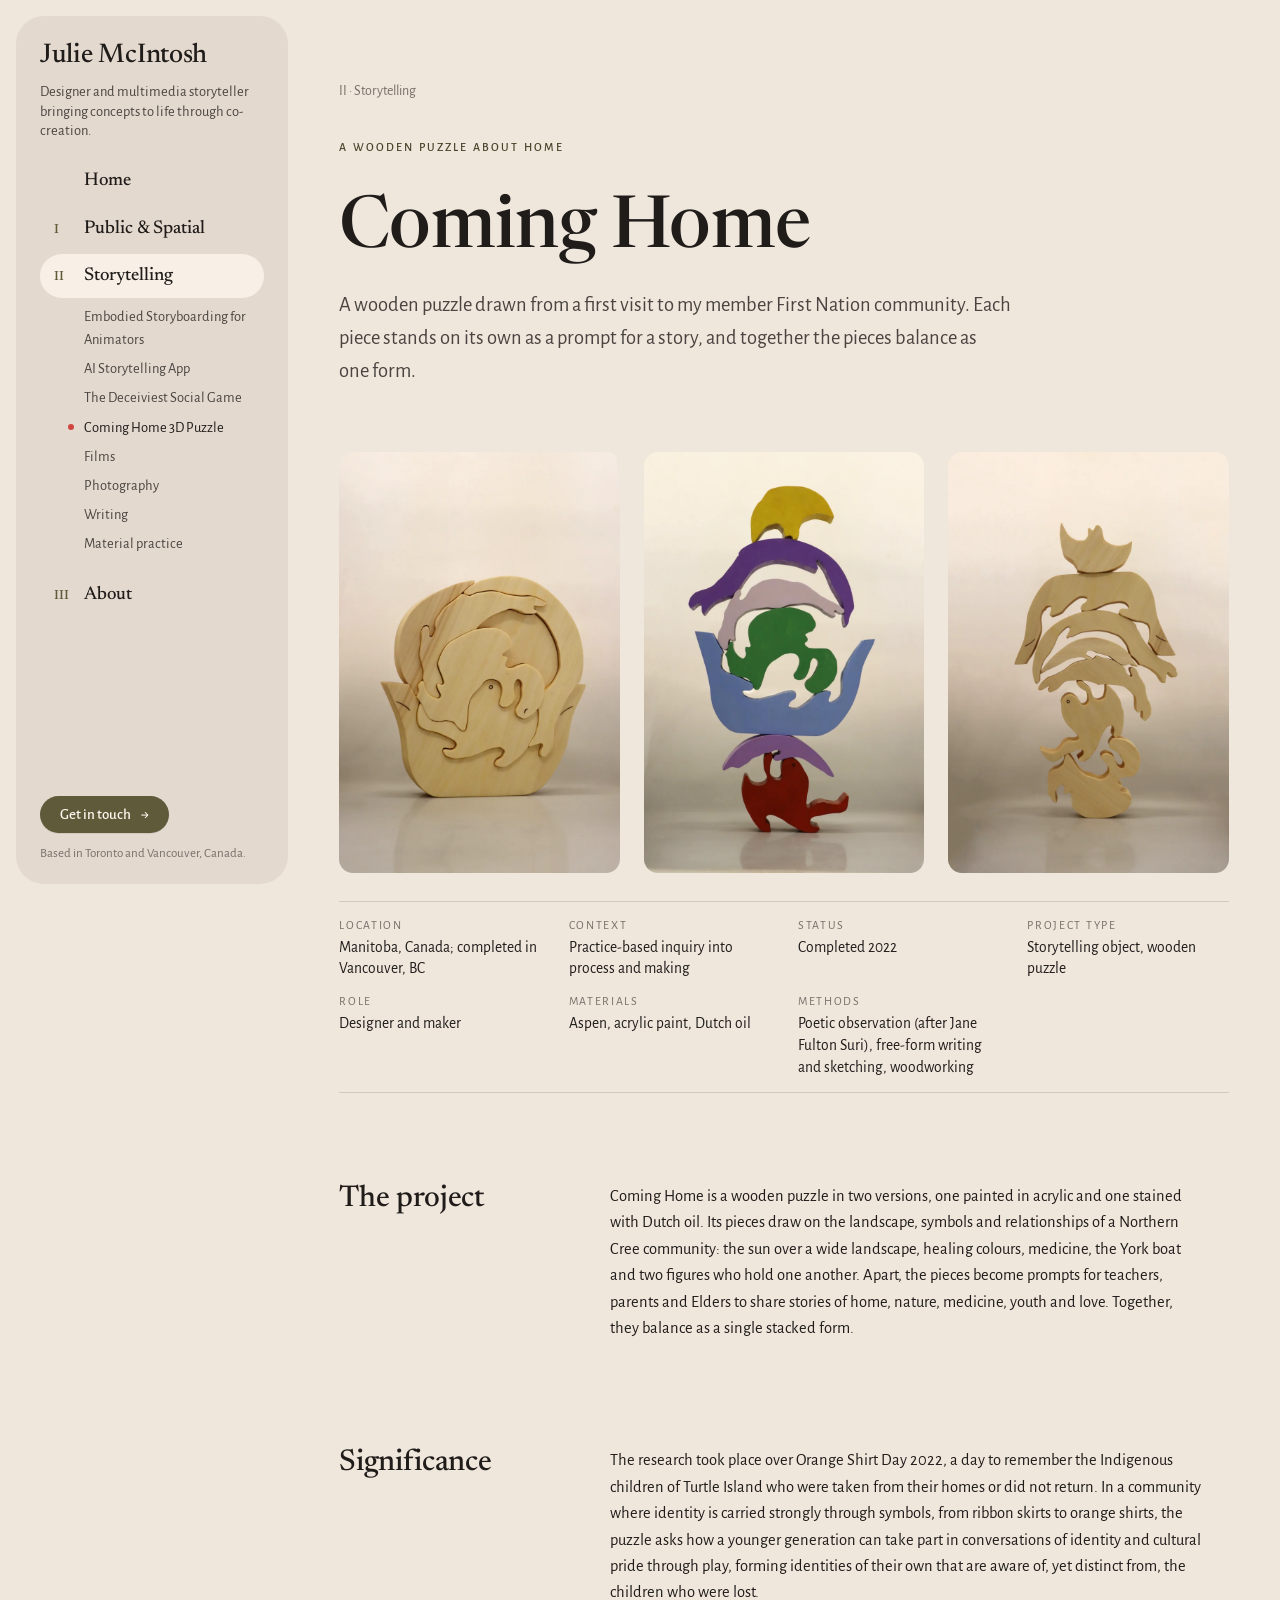
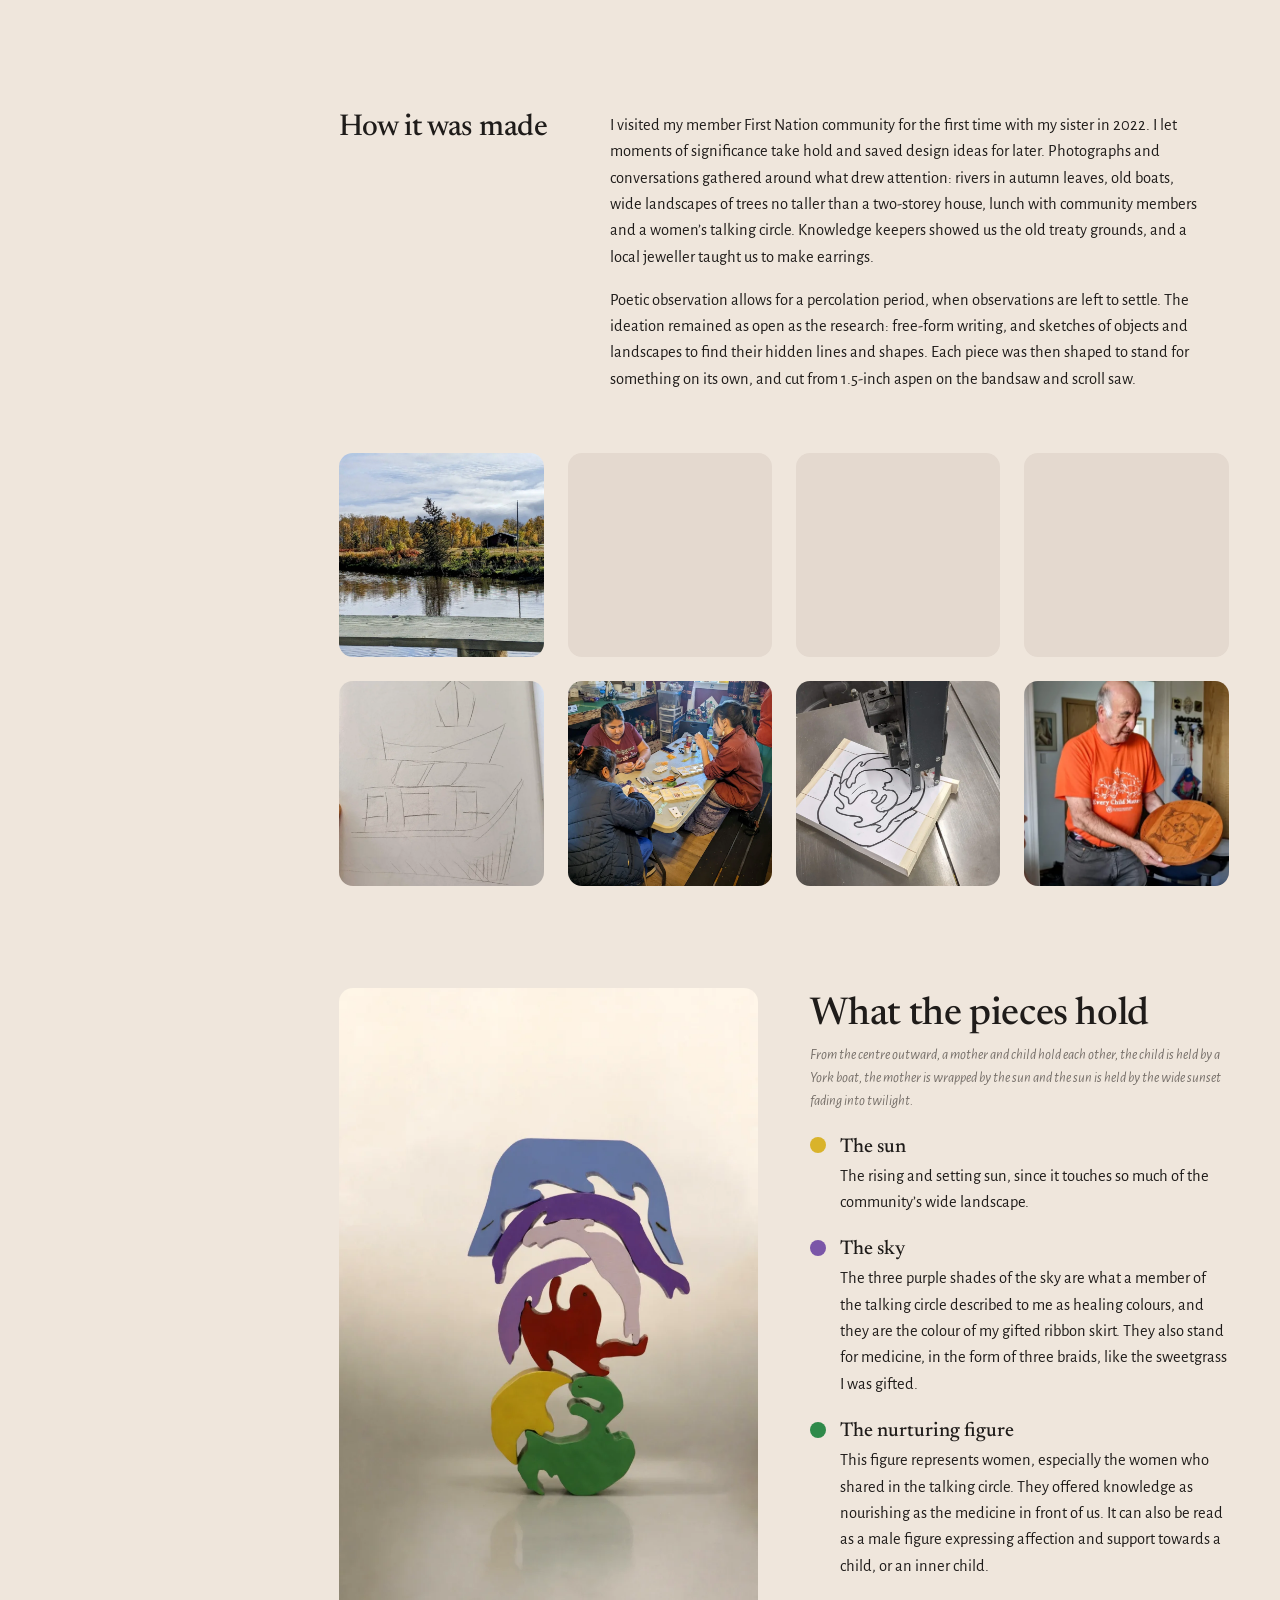
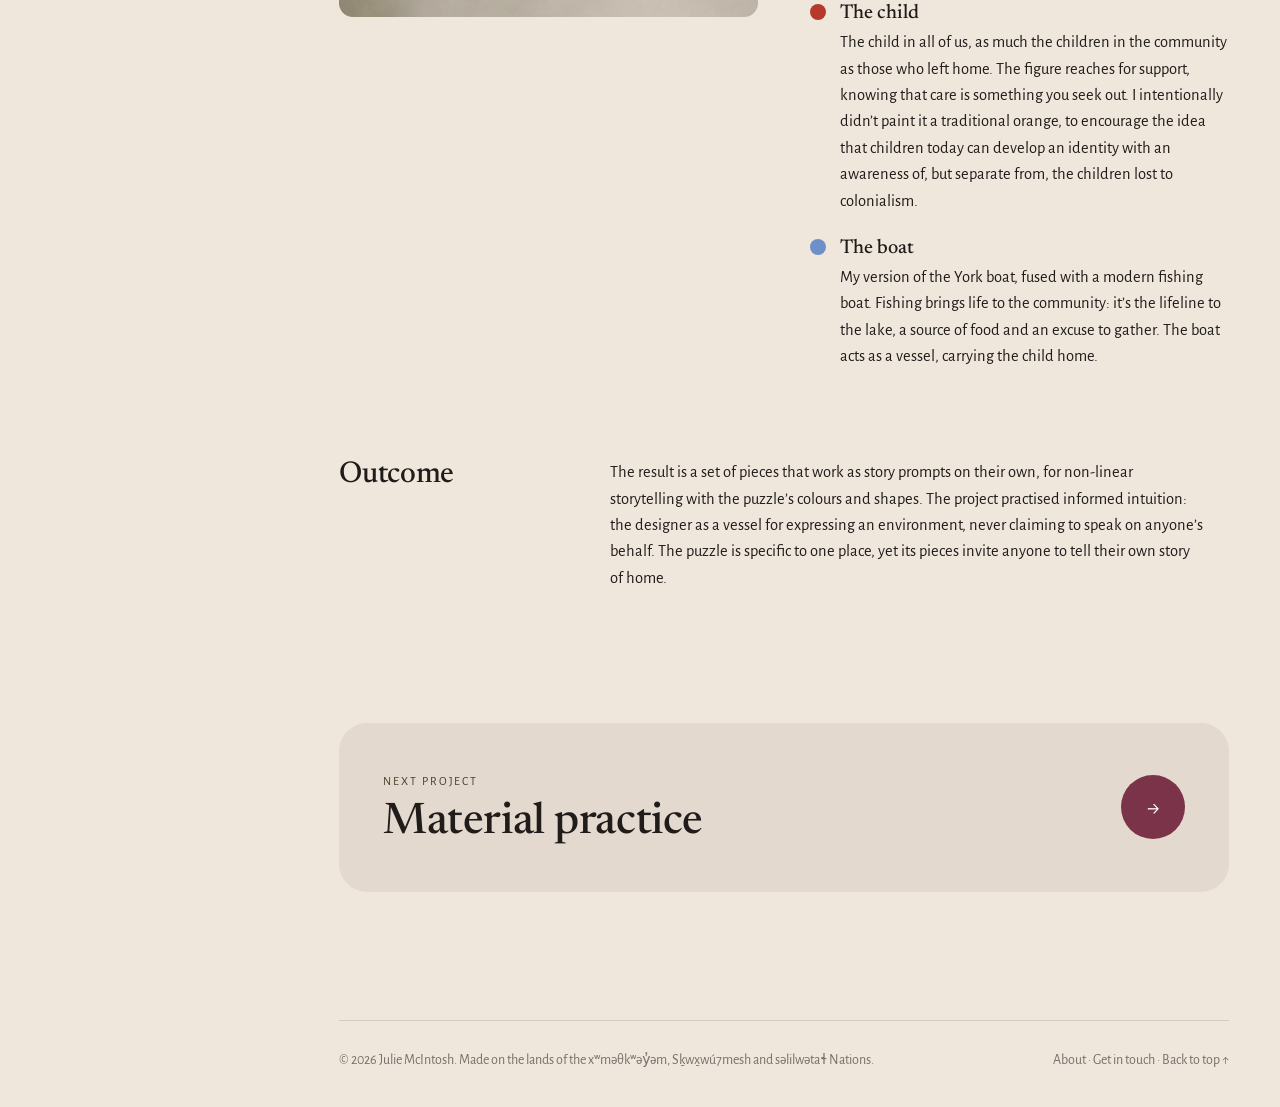
<file: coming-home.html>
<!doctype html>
<html lang="en" class="no-js">
<head>
<meta charset="utf-8">
<meta name="robots" content="noindex, nofollow">
<meta name="viewport" content="width=device-width, initial-scale=1">
<title>Coming Home · Julie McIntosh</title>
<meta name="description" content="Coming Home is a wooden puzzle by Julie McIntosh whose pieces become prompts for telling stories of home, drawn from a Northern Cree community.">
<meta property="og:title" content="Coming Home">
<meta property="og:description" content="Coming Home is a wooden puzzle by Julie McIntosh whose pieces become prompts for telling stories of home, drawn from a Northern Cree community.">
<meta property="og:type" content="website">
<meta property="og:image" content="assets/img/material/coming-home-painted-1600.webp">
<meta name="theme-color" content="#efe6dc">
<link rel="icon" href="favicon.svg" type="image/svg+xml">
<link rel="preconnect" href="https://fonts.googleapis.com">
<link rel="preconnect" href="https://fonts.gstatic.com" crossorigin>
<link href="https://fonts.googleapis.com/css2?family=Alegreya+Sans:ital,wght@0,400;0,500;0,700;1,400&family=Newsreader:opsz,wght@6..72,400;6..72,500;6..72,600&display=swap" rel="stylesheet">
<link rel="stylesheet" href="assets/css/style.css?v=b9f9fbdd">
<script src="assets/js/main.js?v=22952735" defer></script>

</head>
<body>
<a class="skip" href="#main">Skip to content</a>

<header class="topbar">
  <a class="brand" href="index.html"><span class="brand__name">Julie McIntosh</span></a>
  <button class="menu-btn" aria-controls="site-nav" aria-expanded="false"><i></i>Menu</button>
</header>
<div class="scrim" aria-hidden="true"></div>

<div class="shell">
<aside class="sidebar" id="site-nav"><div class="sidebar__panel">
  <a class="brand" href="index.html"><span class="brand__name">Julie McIntosh</span><span class="brand__tag">Designer and multimedia storyteller bringing concepts to life through co-creation.</span></a>
  <nav aria-label="Main"><ul class="nav">
    <li class="nav__item"><a class="nav__link" href="index.html"><span class="nav__num"></span>Home</a></li>
    <li class="nav__item"><a class="nav__link" href="public-spatial.html"><span class="nav__num">I</span>Public &amp; Spatial</a><ul class="subnav"><li><a href="aniskomohcikewin.html">âniskômohcikewin</a></li><li><a href="tidal-pools.html">Tidal Pools</a></li><li><a href="montagnes-vertes.html">Montagnes vertes</a></li></ul></li><li class="nav__item is-open"><a class="nav__link" href="storytelling.html"><span class="nav__num">II</span>Storytelling</a><ul class="subnav"><li><a href="embodied-storyboarding.html">Embodied Storyboarding for Animators</a></li><li><a href="tall-tales.html">AI Storytelling App</a></li><li><a href="the-deceiviest.html">The Deceiviest Social Game</a></li><li><a href="coming-home.html" aria-current="page">Coming Home 3D Puzzle</a></li><li><a href="films.html">Films</a></li><li><a href="photography.html">Photography</a></li><li><a href="storytelling.html#writing">Writing</a></li><li><a href="material-practice.html">Material practice</a></li></ul></li><li class="nav__item"><a class="nav__link" href="about.html"><span class="nav__num">III</span>About</a></li>
  </ul></nav>
  <div class="sidebar__foot">
    <a class="btn" href="contact.html">Get in touch <span class="arrow">→</span></a>
    <p class="sidebar__note">Based in Toronto and Vancouver, Canada.</p>
  </div>
</div></aside>
<div class="main">
<main id="main" class="page">

<header class="project-head">
  <p class="crumbs reveal"><a href="storytelling.html">II · Storytelling</a></p>
  <span class="eyebrow reveal">A wooden puzzle about home</span>
  <h1 class="reveal">Coming Home</h1>
  <p class="lead reveal">A wooden puzzle drawn from a first visit to my member First Nation community. Each piece stands on its own as a prompt for a story, and together the pieces balance as one form.</p>
</header>

<div class="figs figs--3 " data-gallery><figure class="fig reveal"><img src="assets/img/material/coming-home-raw-800.webp" srcset="assets/img/material/coming-home-raw-800.webp 800w, assets/img/material/coming-home-raw-1600.webp 1600w" sizes="(max-width: 680px) 50vw, 23vw" alt="The unpainted aspen puzzle assembled" width="800" height="1200" loading="lazy" decoding="async" class="zoomable" data-full="assets/img/material/coming-home-raw-1600.webp"></figure><figure class="fig reveal"><img src="assets/img/material/coming-home-painted-800.webp" srcset="assets/img/material/coming-home-painted-800.webp 800w, assets/img/material/coming-home-painted-1600.webp 1600w" sizes="(max-width: 680px) 50vw, 23vw" alt="Painted puzzle pieces balanced in a tall stack: yellow, purple, green, blue and red" width="800" height="1200" loading="lazy" decoding="async" class="zoomable" data-full="assets/img/material/coming-home-painted-1600.webp"></figure><figure class="fig reveal not-phone"><img src="assets/img/material/coming-home-final-800.webp" srcset="assets/img/material/coming-home-final-800.webp 800w, assets/img/material/coming-home-final-1600.webp 1600w" sizes="(max-width: 680px) 50vw, 23vw" alt="The stained puzzle pieces balanced in a tall stack" width="800" height="1200" loading="lazy" decoding="async" class="zoomable" data-full="assets/img/material/coming-home-final-1600.webp"></figure><figure class="fig reveal phone-only fig--phone-wide"><img src="assets/img/material/coming-home-pair-800.webp" srcset="assets/img/material/coming-home-pair-800.webp 800w, assets/img/material/coming-home-pair-1600.webp 1600w" sizes="(max-width: 680px) 50vw, 23vw" alt="The stained and painted puzzles side by side" width="800" height="1200" loading="lazy" decoding="async" class="zoomable" data-full="assets/img/material/coming-home-pair-1600.webp" style="object-position:50% 72%"></figure></div>
<dl class="facts reveal"><div><dt>Location</dt><dd>Manitoba, Canada; completed in Vancouver, BC</dd></div><div><dt>Context</dt><dd>Practice-based inquiry into process and making</dd></div><div><dt>Status</dt><dd>Completed 2022</dd></div><div><dt>Project type</dt><dd>Storytelling object, wooden puzzle</dd></div><div><dt>Role</dt><dd>Designer and maker</dd></div><div><dt>Materials</dt><dd>Aspen, acrylic paint, Dutch oil</dd></div><div><dt>Methods</dt><dd>Poetic observation (after Jane Fulton Suri), free-form writing and sketching, woodworking</dd></div></dl>

<section class="block"><h2 class="reveal">The project</h2><div class="prose reveal"><p>Coming Home is a wooden puzzle in two versions, one painted in acrylic and one stained with Dutch oil. Its pieces draw on the landscape, symbols and relationships of a Northern Cree community: the sun over a wide landscape, healing colours, medicine, the York boat and two figures who hold one another. Apart, the pieces become prompts for teachers, parents and Elders to share stories of home, nature, medicine, youth and love. Together, they balance as a single stacked form.</p></div></section>
<section class="block"><h2 class="reveal">Significance</h2><div class="prose reveal"><p>The research took place over Orange Shirt Day 2022, a day to remember the Indigenous children of Turtle Island who were taken from their homes or did not return. In a community where identity is carried strongly through symbols, from ribbon skirts to orange shirts, the puzzle asks how a younger generation can take part in conversations of identity and cultural pride through play, forming identities of their own that are aware of, yet distinct from, the children who were lost.</p></div></section>
<section class="block"><h2 class="reveal">How it was made</h2><div class="prose reveal"><p>I visited my member First Nation community for the first time with my sister in 2022. I let moments of significance take hold and saved design ideas for later. Photographs and conversations gathered around what drew attention: rivers in autumn leaves, old boats, wide landscapes of trees no taller than a two-storey house, lunch with community members and a women’s talking circle. Knowledge keepers showed us the old treaty grounds, and a local jeweller taught us to make earrings.</p>
<p>Poetic observation allows for a percolation period, when observations are left to settle. The ideation remained as open as the research: free-form writing, and sketches of objects and landscapes to find their hidden lines and shapes. Each piece was then shaped to stand for something on its own, and cut from 1.5-inch aspen on the bandsaw and scroll saw.</p></div></section>
<div class="figs figs--4 figs--square figs--rotate" data-kind="tile--place" data-min="4" data-max="6" data-gallery><figure class="fig reveal"><img src="assets/img/material/coming-home-river-800.webp" alt="A river lined with autumn trees, seen from a wooden railing" width="800" height="1422" loading="lazy" decoding="async" class="tile--place zoomable" data-full="assets/img/material/coming-home-river-800.webp"></figure><figure class="fig reveal"><img src="assets/img/material/coming-home-sketch-shapes-800.webp" srcset="assets/img/material/coming-home-sketch-shapes-800.webp 800w, assets/img/material/coming-home-sketch-shapes-1600.webp 1600w" sizes="(max-width: 680px) 50vw, 18vw" alt="Pencil sketch of the shapes of trees, water and boats" width="800" height="1067" loading="lazy" decoding="async" class="tile--making zoomable" data-full="assets/img/material/coming-home-sketch-shapes-1600.webp"></figure><figure class="fig reveal"><img src="assets/img/material/coming-home-circle-800.webp" srcset="assets/img/material/coming-home-circle-800.webp 800w, assets/img/material/coming-home-circle-1600.webp 1600w" sizes="(max-width: 680px) 50vw, 18vw" alt="People in chairs gathered around a fire beside a white tipi on a wide green lawn, under a blue sky" width="800" height="600" loading="lazy" decoding="async" class="tile--place zoomable" data-full="assets/img/material/coming-home-circle-1600.webp" style="object-position:40% 50%"></figure><figure class="fig reveal"><img src="assets/img/material/coming-home-bench-800.webp" srcset="assets/img/material/coming-home-bench-800.webp 800w, assets/img/material/coming-home-bench-1600.webp 1600w" sizes="(max-width: 680px) 50vw, 18vw" alt="Julie laughing beside a smiling community member on the benches of an open-air pavilion" width="800" height="602" loading="lazy" decoding="async" class="tile--place zoomable" data-full="assets/img/material/coming-home-bench-1600.webp" style="object-position:100% 50%"></figure><figure class="fig reveal"><img src="assets/img/material/coming-home-sketch-boat-800.webp" srcset="assets/img/material/coming-home-sketch-boat-800.webp 800w, assets/img/material/coming-home-sketch-boat-1600.webp 1600w" sizes="(max-width: 680px) 50vw, 18vw" alt="Pencil sketch of a boat seen from the side" width="800" height="1016" loading="lazy" decoding="async" class="tile--making zoomable" data-full="assets/img/material/coming-home-sketch-boat-1600.webp"></figure><figure class="fig reveal"><img src="assets/img/material/coming-home-beading-800.webp" srcset="assets/img/material/coming-home-beading-800.webp 800w, assets/img/material/coming-home-beading-1600.webp 1600w" sizes="(max-width: 680px) 50vw, 18vw" alt="Julie and two women beading around a shared table covered in trays, thread and beads" width="800" height="800" loading="lazy" decoding="async" class="tile--place zoomable" data-full="assets/img/material/coming-home-beading-1600.webp"></figure><figure class="fig reveal"><img src="assets/img/material/coming-home-cut-band-800.webp" srcset="assets/img/material/coming-home-cut-band-800.webp 800w, assets/img/material/coming-home-cut-band-1600.webp 1600w" sizes="(max-width: 680px) 50vw, 18vw" alt="The puzzle pattern glued to a block of aspen on the bandsaw" width="800" height="1067" loading="lazy" decoding="async" class="tile--making zoomable" data-full="assets/img/material/coming-home-cut-band-1600.webp"></figure><figure class="fig reveal"><img src="assets/img/material/coming-home-crest-800.webp" alt="A community member in an orange shirt holding up a round wooden family crest in his kitchen" width="800" height="450" loading="lazy" decoding="async" class="tile--place zoomable" data-full="assets/img/material/coming-home-crest-800.webp" style="object-position:55% 50%"></figure><template class="rotate-pool"><img src="assets/img/material/coming-home-sketch-rounds-800.webp" srcset="assets/img/material/coming-home-sketch-rounds-800.webp 800w, assets/img/material/coming-home-sketch-rounds-1600.webp 1600w" sizes="(max-width: 680px) 50vw, 18vw" alt="Pencil drafts of the round puzzle layout, with a braid" width="800" height="1129" loading="lazy" decoding="async" class="tile--making zoomable" data-full="assets/img/material/coming-home-sketch-rounds-1600.webp"><img src="assets/img/material/coming-home-boat-800.webp" alt="An old fishing boat resting on dry land under a wide sky" width="800" height="1422" loading="lazy" decoding="async" class="tile--place zoomable" data-full="assets/img/material/coming-home-boat-800.webp"><img src="assets/img/material/coming-home-sketch-final-800.webp" srcset="assets/img/material/coming-home-sketch-final-800.webp 800w, assets/img/material/coming-home-sketch-final-1600.webp 1600w" sizes="(max-width: 680px) 50vw, 18vw" alt="Pencil draft of the final puzzle outline" width="800" height="1061" loading="lazy" decoding="async" class="tile--making zoomable" data-full="assets/img/material/coming-home-sketch-final-1600.webp"><img src="assets/img/material/coming-home-york-800.webp" alt="A York boat moored on the river, with its long steering oar" width="800" height="1422" loading="lazy" decoding="async" class="tile--place zoomable" data-full="assets/img/material/coming-home-york-800.webp"><img src="assets/img/material/coming-home-cut-scroll-800.webp" srcset="assets/img/material/coming-home-cut-scroll-800.webp 800w, assets/img/material/coming-home-cut-scroll-1600.webp 1600w" sizes="(max-width: 680px) 50vw, 18vw" alt="A hand guiding the block through the scroll saw" width="800" height="1067" loading="lazy" decoding="async" class="tile--making zoomable" data-full="assets/img/material/coming-home-cut-scroll-1600.webp"><img src="assets/img/material/coming-home-skirt-800.webp" srcset="assets/img/material/coming-home-skirt-800.webp 800w, assets/img/material/coming-home-skirt-1600.webp 1600w" sizes="(max-width: 680px) 50vw, 18vw" alt="Detail of a floral ribbon skirt with purple and black ribbons" width="800" height="1067" loading="lazy" decoding="async" class="tile--place zoomable" data-full="assets/img/material/coming-home-skirt-1600.webp"></template></div>
<article class="object">
  <div class="object__media" data-gallery><img src="assets/img/material/coming-home-stack-800.webp" srcset="assets/img/material/coming-home-stack-800.webp 800w, assets/img/material/coming-home-stack-1600.webp 1600w" sizes="(max-width: 960px) 100vw, 40vw" alt="The painted pieces rearranged into a different stack" width="800" height="1200" loading="lazy" decoding="async" class="zoomable" data-full="assets/img/material/coming-home-stack-1600.webp"></div>
  <div class="reveal"><h2>What the pieces hold</h2><p class="spec">From the centre outward, a mother and child hold each other, the child is held by a York boat, the mother is wrapped by the sun and the sun is held by the wide sunset fading into twilight.</p>
  <ul class="pieces"><li style="--c:#d9b32b"><b>The sun</b>The rising and setting sun, since it touches so much of the community’s wide landscape.</li><li style="--c:#7a56a8"><b>The sky</b>The three purple shades of the sky are what a member of the talking circle described to me as healing colours, and they are the colour of my gifted ribbon skirt. They also stand for medicine, in the form of three braids, like the sweetgrass I was gifted.</li><li style="--c:#2f8a4a"><b>The nurturing figure</b>This figure represents women, especially the women who shared in the talking circle. They offered knowledge as nourishing as the medicine in front of us. It can also be read as a male figure expressing affection and support towards a child, or an inner child.</li><li style="--c:#b53a2c"><b>The child</b>The child in all of us, as much the children in the community as those who left home. The figure reaches for support, knowing that care is something you seek out. I intentionally didn’t paint it a traditional orange, to encourage the idea that children today can develop an identity with an awareness of, but separate from, the children lost to colonialism.</li><li style="--c:#6f8fc9"><b>The boat</b>My version of the York boat, fused with a modern fishing boat. Fishing brings life to the community: it’s the lifeline to the lake, a source of food and an excuse to gather. The boat acts as a vessel, carrying the child home.</li></ul></div>
</article>
<section class="block"><h2 class="reveal">Outcome</h2><div class="prose reveal"><p>The result is a set of pieces that work as story prompts on their own, for non-linear storytelling with the puzzle’s colours and shapes. The project practised informed intuition: the designer as a vessel for expressing an environment, never claiming to speak on anyone’s behalf. The puzzle is specific to one place, yet its pieces invite anyone to tell their own story of home.</p></div></section>
<a class="next reveal" href="material-practice.html"><div><small>Next project</small><h2>Material practice</h2></div><span class="next__circle" aria-hidden="true">→</span></a>
</main>
<footer class="footer">
  <span>© 2026 Julie McIntosh. Made on the lands of the xʷməθkʷəy̓əm, Sḵwx̱wú7mesh and səlilwətaɬ Nations.</span>
  <span><a href="about.html">About</a> · <a href="contact.html">Get in touch</a> · <a href="#main">Back to top ↑</a></span>
</footer>
</div>
</div>
</body>
</html>
</file>
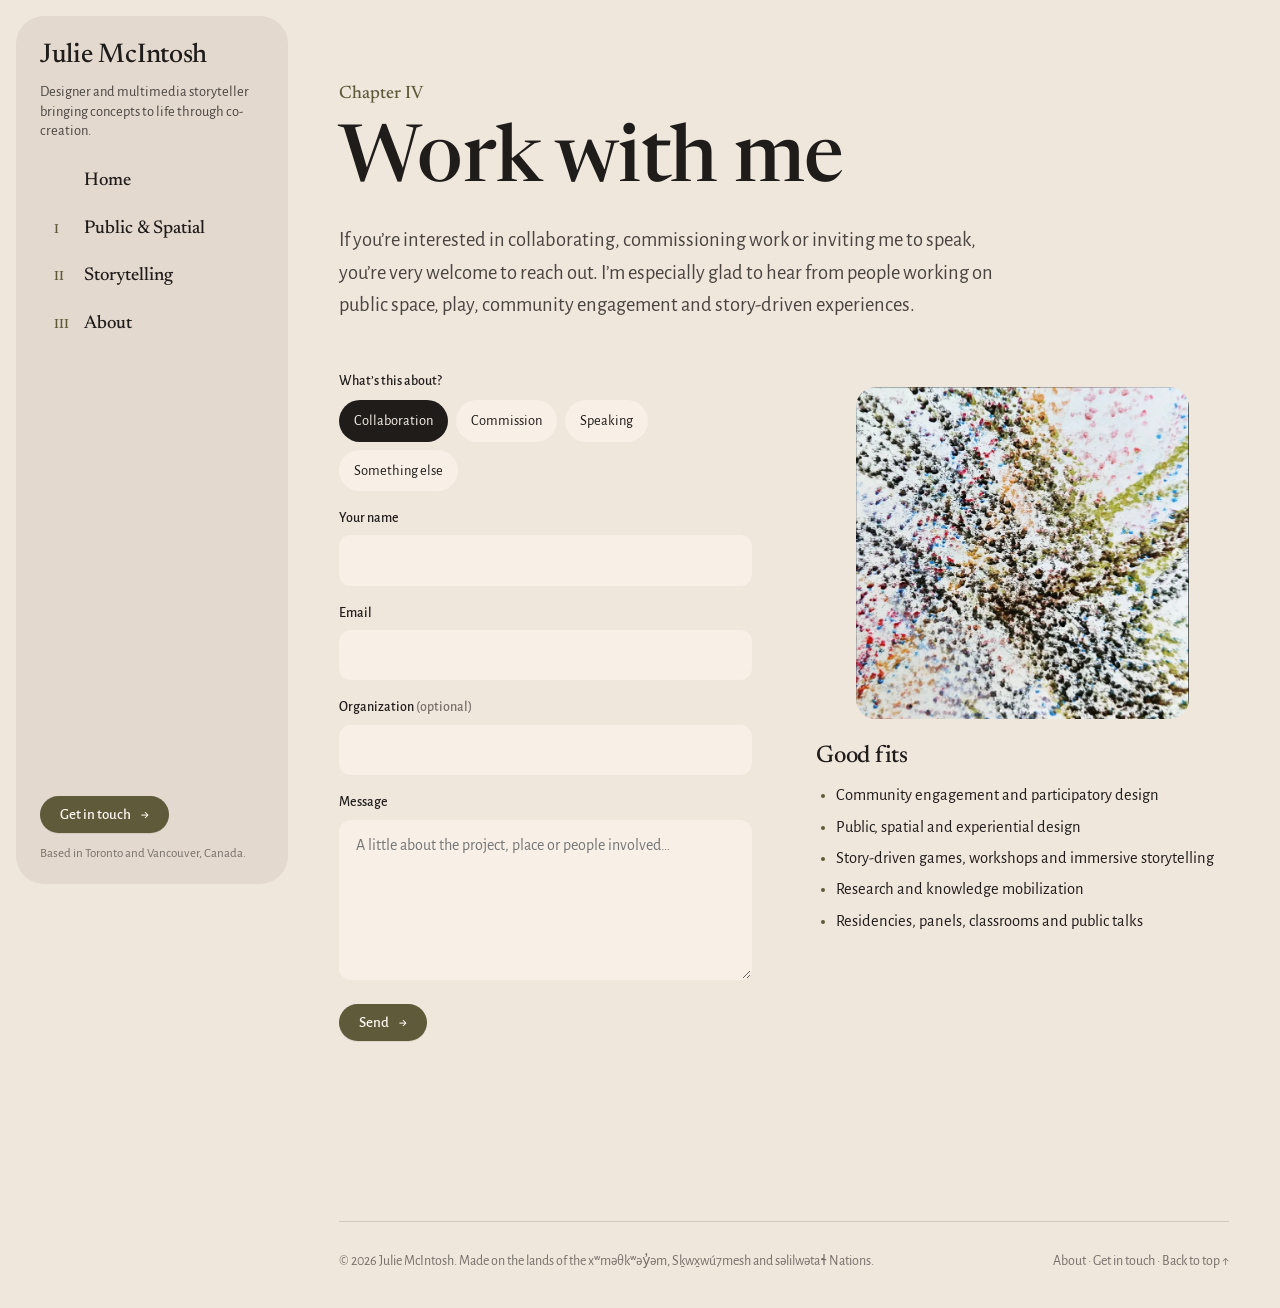
<file: contact.html>
<!doctype html>
<html lang="en" class="no-js">
<head>
<meta charset="utf-8">
<meta name="robots" content="noindex, nofollow">
<meta name="viewport" content="width=device-width, initial-scale=1">
<title>Work with me · Julie McIntosh</title>
<meta name="description" content="Get in touch with Julie McIntosh to collaborate, commission work or invite her to speak.">
<meta property="og:title" content="Work with me">
<meta property="og:description" content="Get in touch with Julie McIntosh to collaborate, commission work or invite her to speak.">
<meta property="og:type" content="website">
<meta property="og:image" content="assets/img/about/crayon-1600.webp">
<meta name="theme-color" content="#efe6dc">
<link rel="icon" href="favicon.svg" type="image/svg+xml">
<link rel="preconnect" href="https://fonts.googleapis.com">
<link rel="preconnect" href="https://fonts.gstatic.com" crossorigin>
<link href="https://fonts.googleapis.com/css2?family=Alegreya+Sans:ital,wght@0,400;0,500;0,700;1,400&family=Newsreader:opsz,wght@6..72,400;6..72,500;6..72,600&display=swap" rel="stylesheet">
<link rel="stylesheet" href="assets/css/style.css?v=b9f9fbdd">
<script src="assets/js/main.js?v=22952735" defer></script>

</head>
<body>
<a class="skip" href="#main">Skip to content</a>

<header class="topbar">
  <a class="brand" href="index.html"><span class="brand__name">Julie McIntosh</span></a>
  <button class="menu-btn" aria-controls="site-nav" aria-expanded="false"><i></i>Menu</button>
</header>
<div class="scrim" aria-hidden="true"></div>

<div class="shell">
<aside class="sidebar" id="site-nav"><div class="sidebar__panel">
  <a class="brand" href="index.html"><span class="brand__name">Julie McIntosh</span><span class="brand__tag">Designer and multimedia storyteller bringing concepts to life through co-creation.</span></a>
  <nav aria-label="Main"><ul class="nav">
    <li class="nav__item"><a class="nav__link" href="index.html"><span class="nav__num"></span>Home</a></li>
    <li class="nav__item"><a class="nav__link" href="public-spatial.html"><span class="nav__num">I</span>Public &amp; Spatial</a><ul class="subnav"><li><a href="aniskomohcikewin.html">âniskômohcikewin</a></li><li><a href="tidal-pools.html">Tidal Pools</a></li><li><a href="montagnes-vertes.html">Montagnes vertes</a></li></ul></li><li class="nav__item"><a class="nav__link" href="storytelling.html"><span class="nav__num">II</span>Storytelling</a><ul class="subnav"><li><a href="embodied-storyboarding.html">Embodied Storyboarding for Animators</a></li><li><a href="tall-tales.html">AI Storytelling App</a></li><li><a href="the-deceiviest.html">The Deceiviest Social Game</a></li><li><a href="coming-home.html">Coming Home 3D Puzzle</a></li><li><a href="films.html">Films</a></li><li><a href="photography.html">Photography</a></li><li><a href="storytelling.html#writing">Writing</a></li><li><a href="material-practice.html">Material practice</a></li></ul></li><li class="nav__item"><a class="nav__link" href="about.html"><span class="nav__num">III</span>About</a></li>
  </ul></nav>
  <div class="sidebar__foot">
    <a class="btn" href="contact.html">Get in touch <span class="arrow">→</span></a>
    <p class="sidebar__note">Based in Toronto and Vancouver, Canada.</p>
  </div>
</div></aside>
<div class="main">
<main id="main" class="page">

<header class="chapter-head">
  <span class="eyebrow reveal">Chapter IV</span>
  <h1 class="reveal">Work with me</h1>
  <p class="lead reveal">If you’re interested in collaborating, commissioning work or inviting me to speak, you’re very welcome to reach out. I’m especially glad to hear from people working on public space, play, community engagement and story-driven experiences.</p>
</header>
<div class="contact-grid" style="margin-top:48px">
  <form class="form reveal" id="contact-form" data-endpoint="">
    <fieldset class="radio-row">
      <legend>What’s this about?</legend>
      <input type="radio" name="kind" id="k0" value="Collaboration" checked><label for="k0">Collaboration</label><input type="radio" name="kind" id="k1" value="Commission"><label for="k1">Commission</label><input type="radio" name="kind" id="k2" value="Speaking"><label for="k2">Speaking</label><input type="radio" name="kind" id="k3" value="Something else"><label for="k3">Something else</label>
    </fieldset>
    <div class="field"><label for="name">Your name</label><input id="name" name="name" autocomplete="name" required></div>
    <div class="field"><label for="email">Email</label><input id="email" name="email" type="email" autocomplete="email" required></div>
    <div class="field"><label for="org">Organization <span class="muted">(optional)</span></label><input id="org" name="org" autocomplete="organization"></div>
    <div class="field"><label for="message">Message</label><textarea id="message" name="message" required placeholder="A little about the project, place or people involved…"></textarea></div>
    <input type="text" name="website" tabindex="-1" autocomplete="off" aria-hidden="true" style="position:absolute;left:-9999px">
    <div><button class="btn" type="submit">Send <span class="arrow">→</span></button></div>
    <p class="form-status" role="status" aria-live="polite"></p>
  </form>
  <div>
    <figure class="crayon reveal"><img src="assets/img/about/crayon-800.webp" srcset="assets/img/about/crayon-800.webp 800w, assets/img/about/crayon-1600.webp 1600w" sizes="(max-width: 960px) 100vw, 40vw" alt="Close-up of a colourful crayon drawing" width="800" height="799" loading="lazy" decoding="async"></figure>
    <div class="prose reveal" style="margin-top:24px">
      <h3 style="margin-top:0">Good fits</h3>
      <ul>
        <li>Community engagement and participatory design</li>
        <li>Public, spatial and experiential design</li>
        <li>Story-driven games, workshops and immersive storytelling</li>
        <li>Research and knowledge mobilization</li>
        <li>Residencies, panels, classrooms and public talks</li>
      </ul>
    </div>
  </div>
</div>
</main>
<footer class="footer">
  <span>© 2026 Julie McIntosh. Made on the lands of the xʷməθkʷəy̓əm, Sḵwx̱wú7mesh and səlilwətaɬ Nations.</span>
  <span><a href="about.html">About</a> · <a href="contact.html">Get in touch</a> · <a href="#main">Back to top ↑</a></span>
</footer>
</div>
</div>
</body>
</html>
</file>
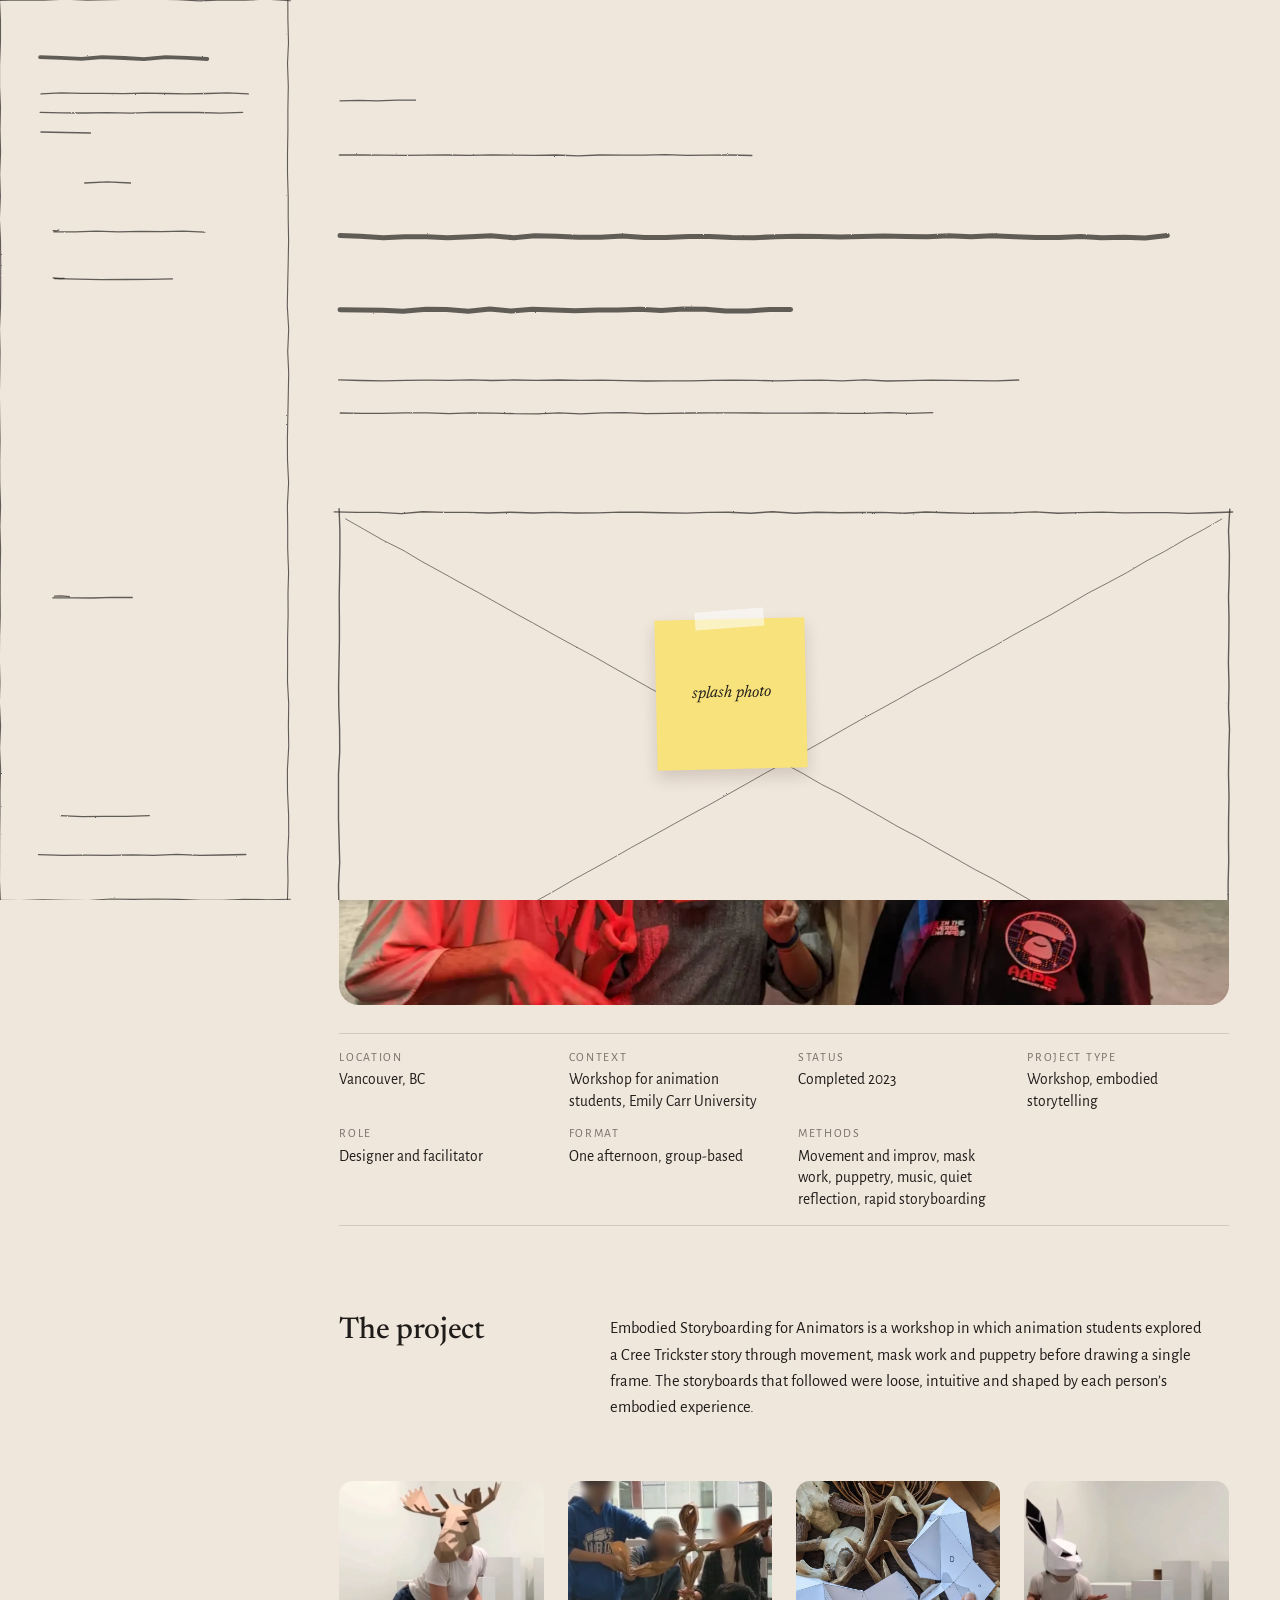
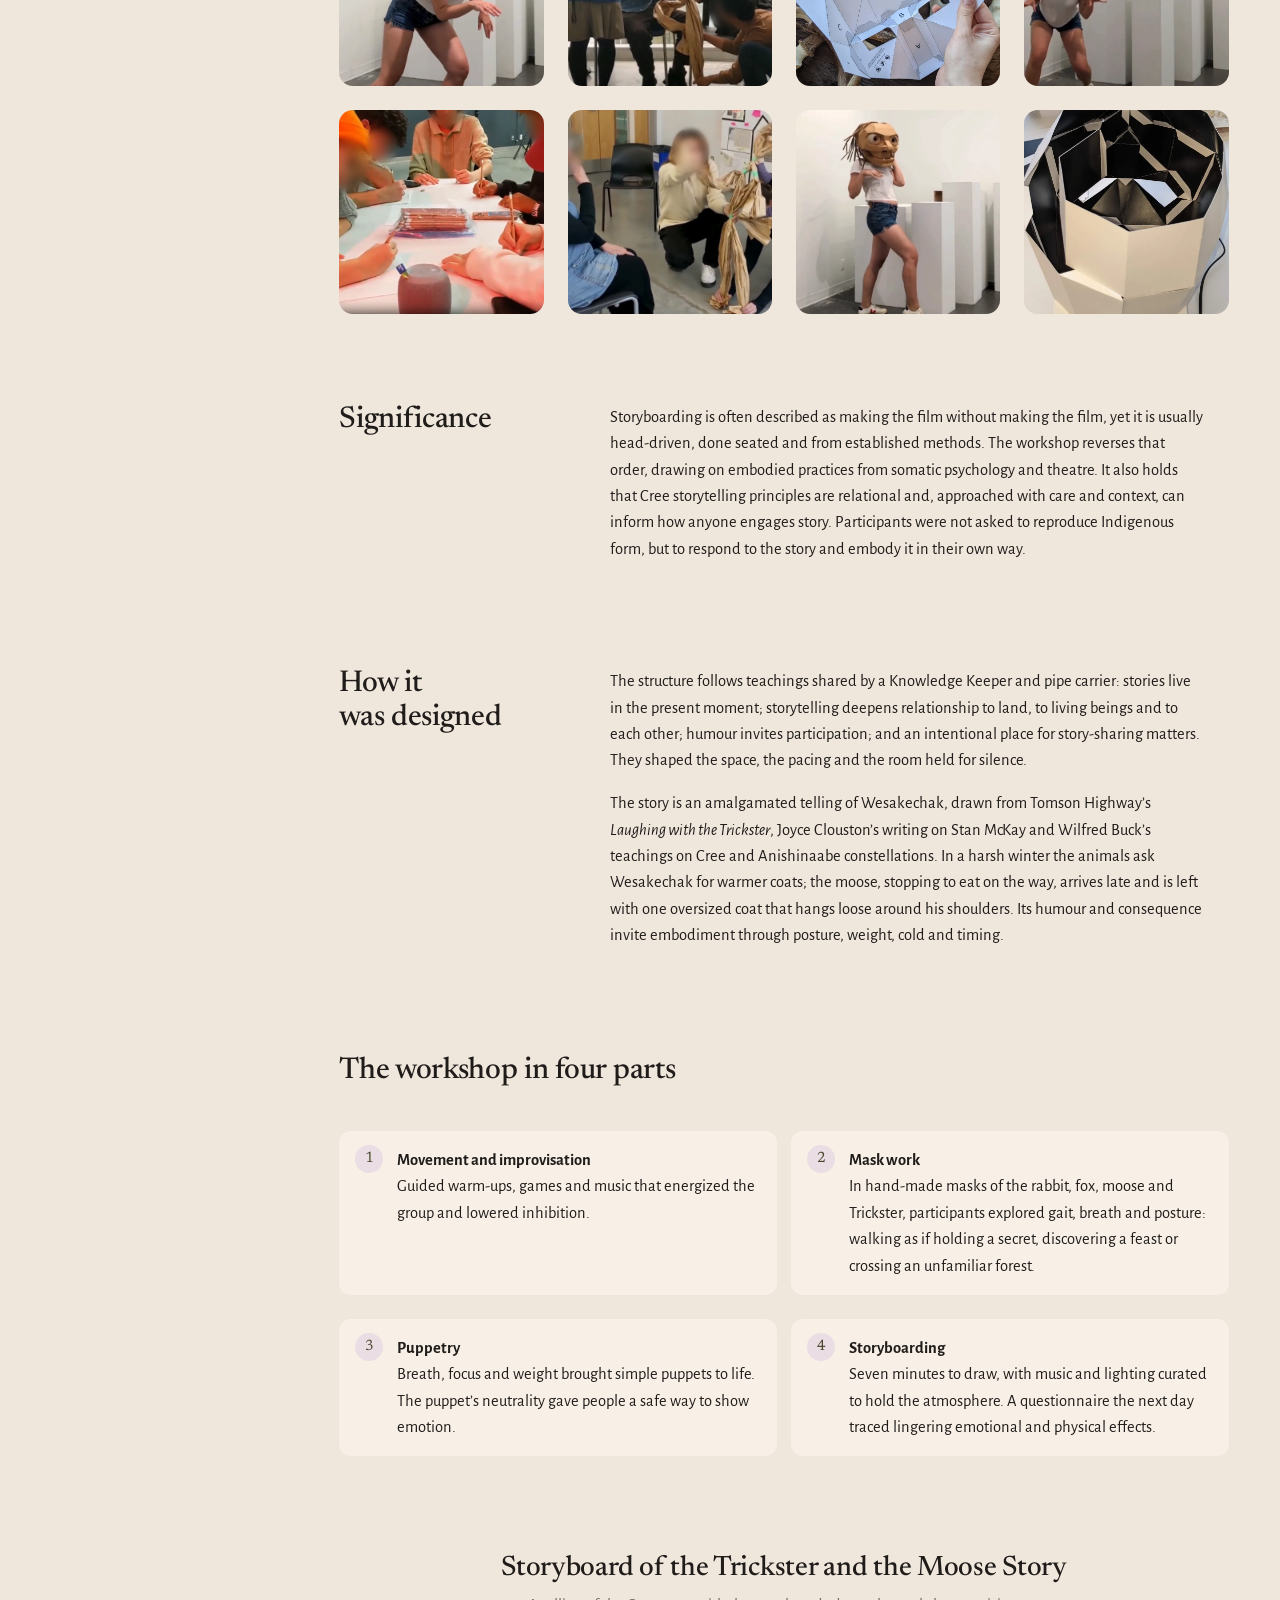
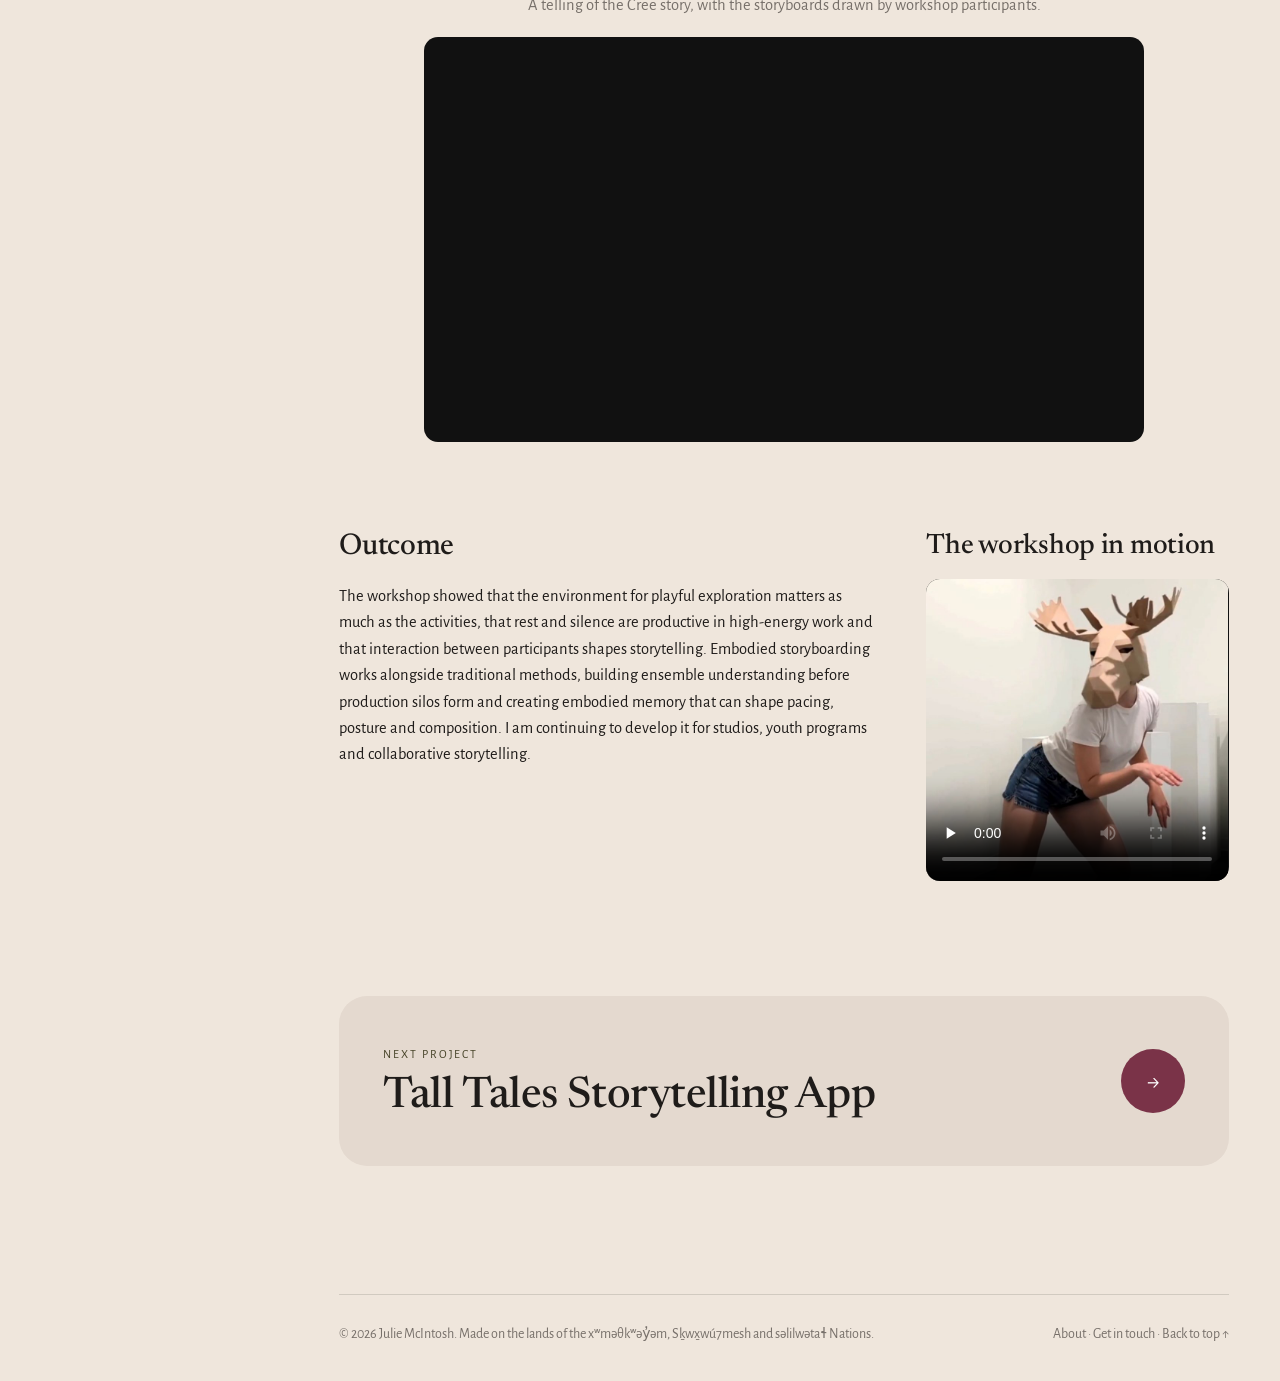
<file: embodied-storyboarding.html>
<!doctype html>
<html lang="en" class="no-js" data-sketch>
<head>
<meta charset="utf-8">
<meta name="robots" content="noindex, nofollow">
<meta name="viewport" content="width=device-width, initial-scale=1">
<title>Embodied Storyboarding for Animators · Julie McIntosh</title>
<meta name="description" content="Embodied Storyboarding for Animators: a workshop for animation students at Emily Carr University that begins storyboarding in the body, through movement, mask work, puppetry and a Cree Trickster story.">
<meta property="og:title" content="Embodied Storyboarding for Animators">
<meta property="og:description" content="Embodied Storyboarding for Animators: a workshop for animation students at Emily Carr University that begins storyboarding in the body, through movement, mask work, puppetry and a Cree Trickster story.">
<meta property="og:type" content="website">
<meta property="og:image" content="assets/img/embodied/masks-wide-1600.webp">
<meta name="theme-color" content="#efe6dc">
<link rel="icon" href="favicon.svg" type="image/svg+xml">
<link rel="preconnect" href="https://fonts.googleapis.com">
<link rel="preconnect" href="https://fonts.gstatic.com" crossorigin>
<link href="https://fonts.googleapis.com/css2?family=Alegreya+Sans:ital,wght@0,400;0,500;0,700;1,400&family=Newsreader:opsz,wght@6..72,400;6..72,500;6..72,600&display=swap" rel="stylesheet">
<link rel="stylesheet" href="assets/css/style.css?v=b9f9fbdd">
<script src="assets/js/main.js?v=22952735" defer></script>
<script>try{if(!matchMedia('(prefers-reduced-motion: reduce)').matches&&!sessionStorage.getItem('sketched:'+location.pathname))document.documentElement.classList.add('sketching')}catch(e){}</script>
</head>
<body>
<a class="skip" href="#main">Skip to content</a>

<header class="topbar">
  <a class="brand" href="index.html"><span class="brand__name">Julie McIntosh</span></a>
  <button class="menu-btn" aria-controls="site-nav" aria-expanded="false"><i></i>Menu</button>
</header>
<div class="scrim" aria-hidden="true"></div>

<div class="shell">
<aside class="sidebar" id="site-nav"><div class="sidebar__panel">
  <a class="brand" href="index.html"><span class="brand__name">Julie McIntosh</span><span class="brand__tag">Designer and multimedia storyteller bringing concepts to life through co-creation.</span></a>
  <nav aria-label="Main"><ul class="nav">
    <li class="nav__item"><a class="nav__link" href="index.html"><span class="nav__num"></span>Home</a></li>
    <li class="nav__item"><a class="nav__link" href="public-spatial.html"><span class="nav__num">I</span>Public &amp; Spatial</a><ul class="subnav"><li><a href="aniskomohcikewin.html">âniskômohcikewin</a></li><li><a href="tidal-pools.html">Tidal Pools</a></li><li><a href="montagnes-vertes.html">Montagnes vertes</a></li></ul></li><li class="nav__item is-open"><a class="nav__link" href="storytelling.html"><span class="nav__num">II</span>Storytelling</a><ul class="subnav"><li><a href="embodied-storyboarding.html" aria-current="page">Embodied Storyboarding for Animators</a></li><li><a href="tall-tales.html">AI Storytelling App</a></li><li><a href="the-deceiviest.html">The Deceiviest Social Game</a></li><li><a href="coming-home.html">Coming Home 3D Puzzle</a></li><li><a href="films.html">Films</a></li><li><a href="photography.html">Photography</a></li><li><a href="storytelling.html#writing">Writing</a></li><li><a href="material-practice.html">Material practice</a></li></ul></li><li class="nav__item"><a class="nav__link" href="about.html"><span class="nav__num">III</span>About</a></li>
  </ul></nav>
  <div class="sidebar__foot">
    <a class="btn" href="contact.html">Get in touch <span class="arrow">→</span></a>
    <p class="sidebar__note">Based in Toronto and Vancouver, Canada.</p>
  </div>
</div></aside>
<div class="main">
<main id="main" class="page">

<header class="project-head">
  <p class="crumbs reveal"><a href="storytelling.html">II · Storytelling</a></p>
  <span class="eyebrow reveal">Storytelling through movement, puppetry and dance</span>
  <h1 class="reveal">Embodied Storyboarding for Animators</h1>
  <p class="lead reveal">A workshop with animation artists exploring storyboarding through movement, mask work and puppetry. What changes when storyboarding begins in the body?</p>
</header>
<figure class="cover reveal" style="--cover-zoom:1.2;--cover-shift:-5%" data-gallery><img src="assets/img/embodied/masks-wide-800.webp" srcset="assets/img/embodied/masks-wide-800.webp 800w, assets/img/embodied/masks-wide-1600.webp 1600w" sizes="(max-width: 960px) 100vw, 75vw" alt="Three participants wearing hand-made moose, fox and rabbit masks" width="800" height="450" loading="eager" fetchpriority="high" decoding="async" class="zoomable" data-full="assets/img/embodied/masks-wide-1600.webp"></figure>

<dl class="facts reveal"><div><dt>Location</dt><dd>Vancouver, BC</dd></div><div><dt>Context</dt><dd>Workshop for animation students, Emily Carr University</dd></div><div><dt>Status</dt><dd>Completed 2023</dd></div><div><dt>Project type</dt><dd>Workshop, embodied storytelling</dd></div><div><dt>Role</dt><dd>Designer and facilitator</dd></div><div><dt>Format</dt><dd>One afternoon, group-based</dd></div><div><dt>Methods</dt><dd>Movement and improv, mask work, puppetry, music, quiet reflection, rapid storyboarding</dd></div></dl>

<section class="block"><h2 class="reveal">The project</h2><div class="prose reveal"><p>Embodied Storyboarding for Animators is a workshop in which animation students explored a Cree Trickster story through movement, mask work and puppetry before drawing a single frame. The storyboards that followed were loose, intuitive and shaped by each person’s embodied experience.</p></div></section>
<div class="figs figs--4 figs--square figs--rotate" data-kind="tile--place" data-min="4" data-max="6" data-gallery><figure class="fig reveal"><img src="assets/img/embodied/still-moose-800.webp" alt="A participant moving in the folded moose mask" width="800" height="800" loading="lazy" decoding="async" class="tile--place zoomable" data-full="assets/img/embodied/still-moose-800.webp"></figure><figure class="fig reveal"><img src="assets/img/embodied/still-team-800.webp" alt="Four participants working one large paper puppet" width="800" height="800" loading="lazy" decoding="async" class="tile--place zoomable" data-full="assets/img/embodied/still-team-800.webp"></figure><figure class="fig reveal"><img src="assets/img/embodied/antlers-800.webp" srcset="assets/img/embodied/antlers-800.webp 800w, assets/img/embodied/antlers-1600.webp 1600w" sizes="(max-width: 680px) 50vw, 18vw" alt="Paper mask templates laid out among antlers" width="800" height="1422" loading="lazy" decoding="async" class="tile--making zoomable" data-full="assets/img/embodied/antlers-1600.webp" style="object-position:50% 30%"></figure><figure class="fig reveal"><img src="assets/img/embodied/still-rabbit-800.webp" alt="A participant moving in the folded rabbit mask" width="800" height="800" loading="lazy" decoding="async" class="tile--place zoomable" data-full="assets/img/embodied/still-rabbit-800.webp"></figure><figure class="fig reveal"><img src="assets/img/embodied/table-drawing-800.webp" alt="Participants drawing storyboards with pencils around a shared table" width="712" height="657" loading="lazy" decoding="async" class="tile--place zoomable" data-full="assets/img/embodied/table-drawing-800.webp"></figure><figure class="fig reveal"><img src="assets/img/embodied/still-kneel-800.webp" alt="A participant kneeling to hold the paper puppet up" width="800" height="800" loading="lazy" decoding="async" class="tile--place zoomable" data-full="assets/img/embodied/still-kneel-800.webp"></figure><figure class="fig reveal"><img src="assets/img/embodied/still-face-mask-800.webp" alt="A participant in a folded face mask with hair" width="800" height="800" loading="lazy" decoding="async" class="tile--place zoomable" data-full="assets/img/embodied/still-face-mask-800.webp"></figure><figure class="fig reveal"><img src="assets/img/embodied/lamp-800.webp" srcset="assets/img/embodied/lamp-800.webp 800w, assets/img/embodied/lamp-1600.webp 1600w" sizes="(max-width: 680px) 50vw, 18vw" alt="A mask built from folded paper geometry" width="800" height="1422" loading="lazy" decoding="async" class="tile--making zoomable" data-full="assets/img/embodied/lamp-1600.webp" style="object-position:50% 64%"></figure><template class="rotate-pool"><img src="assets/img/embodied/still-arms-800.webp" alt="Three participants raising the paper puppet’s arms" width="800" height="800" loading="lazy" decoding="async" class="tile--place zoomable" data-full="assets/img/embodied/still-arms-800.webp"><img src="assets/img/embodied/still-walk-800.webp" alt="A group working the paper puppet’s head and limbs" width="800" height="800" loading="lazy" decoding="async" class="tile--place zoomable" data-full="assets/img/embodied/still-walk-800.webp"></template></div>
<section class="block"><h2 class="reveal">Significance</h2><div class="prose reveal"><p>Storyboarding is often described as making the film without making the film, yet it is usually head-driven, done seated and from established methods. The workshop reverses that order, drawing on embodied practices from somatic psychology and theatre. It also holds that Cree storytelling principles are relational and, approached with care and context, can inform how anyone engages story. Participants were not asked to reproduce Indigenous form, but to respond to the story and embody it in their own way.</p></div></section>
<section class="block"><h2 class="reveal">How it was designed</h2><div class="prose reveal"><p>The structure follows teachings shared by a Knowledge Keeper and pipe carrier: stories live in the present moment; storytelling deepens relationship to land, to living beings and to each other; humour invites participation; and an intentional place for story-sharing matters. They shaped the space, the pacing and the room held for silence.</p>
<p>The story is an amalgamated telling of Wesakechak, drawn from Tomson Highway’s <em>Laughing with the Trickster</em>, Joyce Clouston’s writing on Stan McKay and Wilfred Buck’s teachings on Cree and Anishinaabe constellations. In a harsh winter the animals ask Wesakechak for warmer coats; the moose, stopping to eat on the way, arrives late and is left with one oversized coat that hangs loose around his shoulders. Its humour and consequence invite embodiment through posture, weight, cold and timing.</p></div></section>
<section class="block block--stacked"><h2 class="reveal">The workshop in four parts</h2><div class="prose reveal"><ol class="steps steps--grid">
<li><b>Movement and improvisation</b>Guided warm-ups, games and music that energized the group and lowered inhibition.</li>
<li><b>Mask work</b>In hand-made masks of the rabbit, fox, moose and Trickster, participants explored gait, breath and posture: walking as if holding a secret, discovering a feast or crossing an unfamiliar forest.</li>
<li><b>Puppetry</b>Breath, focus and weight brought simple puppets to life. The puppet’s neutrality gave people a safe way to show emotion.</li>
<li><b>Storyboarding</b>Seven minutes to draw, with music and lighting curated to hold the atmosphere. A questionnaire the next day traced lingering emotional and physical effects.</li>
</ol></div></section>
<div class="full" style="max-width:720px;margin-inline:auto"><h2 class="video-title reveal">Storyboard of the Trickster and the Moose Story</h2><p class="video-sub reveal">A telling of the Cree story, with the storyboards drawn by workshop participants.</p><div class="video video--youtube reveal"><iframe src="https://www.youtube-nocookie.com/embed/6mAcTrmskYM" title="Cree Embodied Storytelling: The Trickster and the Moose" loading="lazy" allow="encrypted-media; picture-in-picture; fullscreen" referrerpolicy="strict-origin-when-cross-origin" allowfullscreen></iframe></div></div>
<div class="split-media"><section class="block block--stacked"><h2 class="reveal">Outcome</h2><div class="prose reveal"><p>The workshop showed that the environment for playful exploration matters as much as the activities, that rest and silence are productive in high-energy work and that interaction between participants shapes storytelling. Embodied storyboarding works alongside traditional methods, building ensemble understanding before production silos form and creating embodied memory that can shape pacing, posture and composition. I am continuing to develop it for studios, youth programs and collaborative storytelling.</p></div></section>
<div class="split-media__aside"><h2 class="video-title reveal">The workshop in motion</h2><div class="video reveal"><video controls preload="none" playsinline poster="assets/video/embodied-short-poster.jpg" aria-label="Short video of participants moving in paper masks and working a large paper puppet"><source src="assets/video/embodied-short.mp4" type="video/mp4"></video></div></div></div>
<a class="next reveal" href="tall-tales.html"><div><small>Next project</small><h2>Tall Tales Storytelling App</h2></div><span class="next__circle" aria-hidden="true">→</span></a>
</main>
<footer class="footer">
  <span>© 2026 Julie McIntosh. Made on the lands of the xʷməθkʷəy̓əm, Sḵwx̱wú7mesh and səlilwətaɬ Nations.</span>
  <span><a href="about.html">About</a> · <a href="contact.html">Get in touch</a> · <a href="#main">Back to top ↑</a></span>
</footer>
</div>
</div>
</body>
</html>
</file>
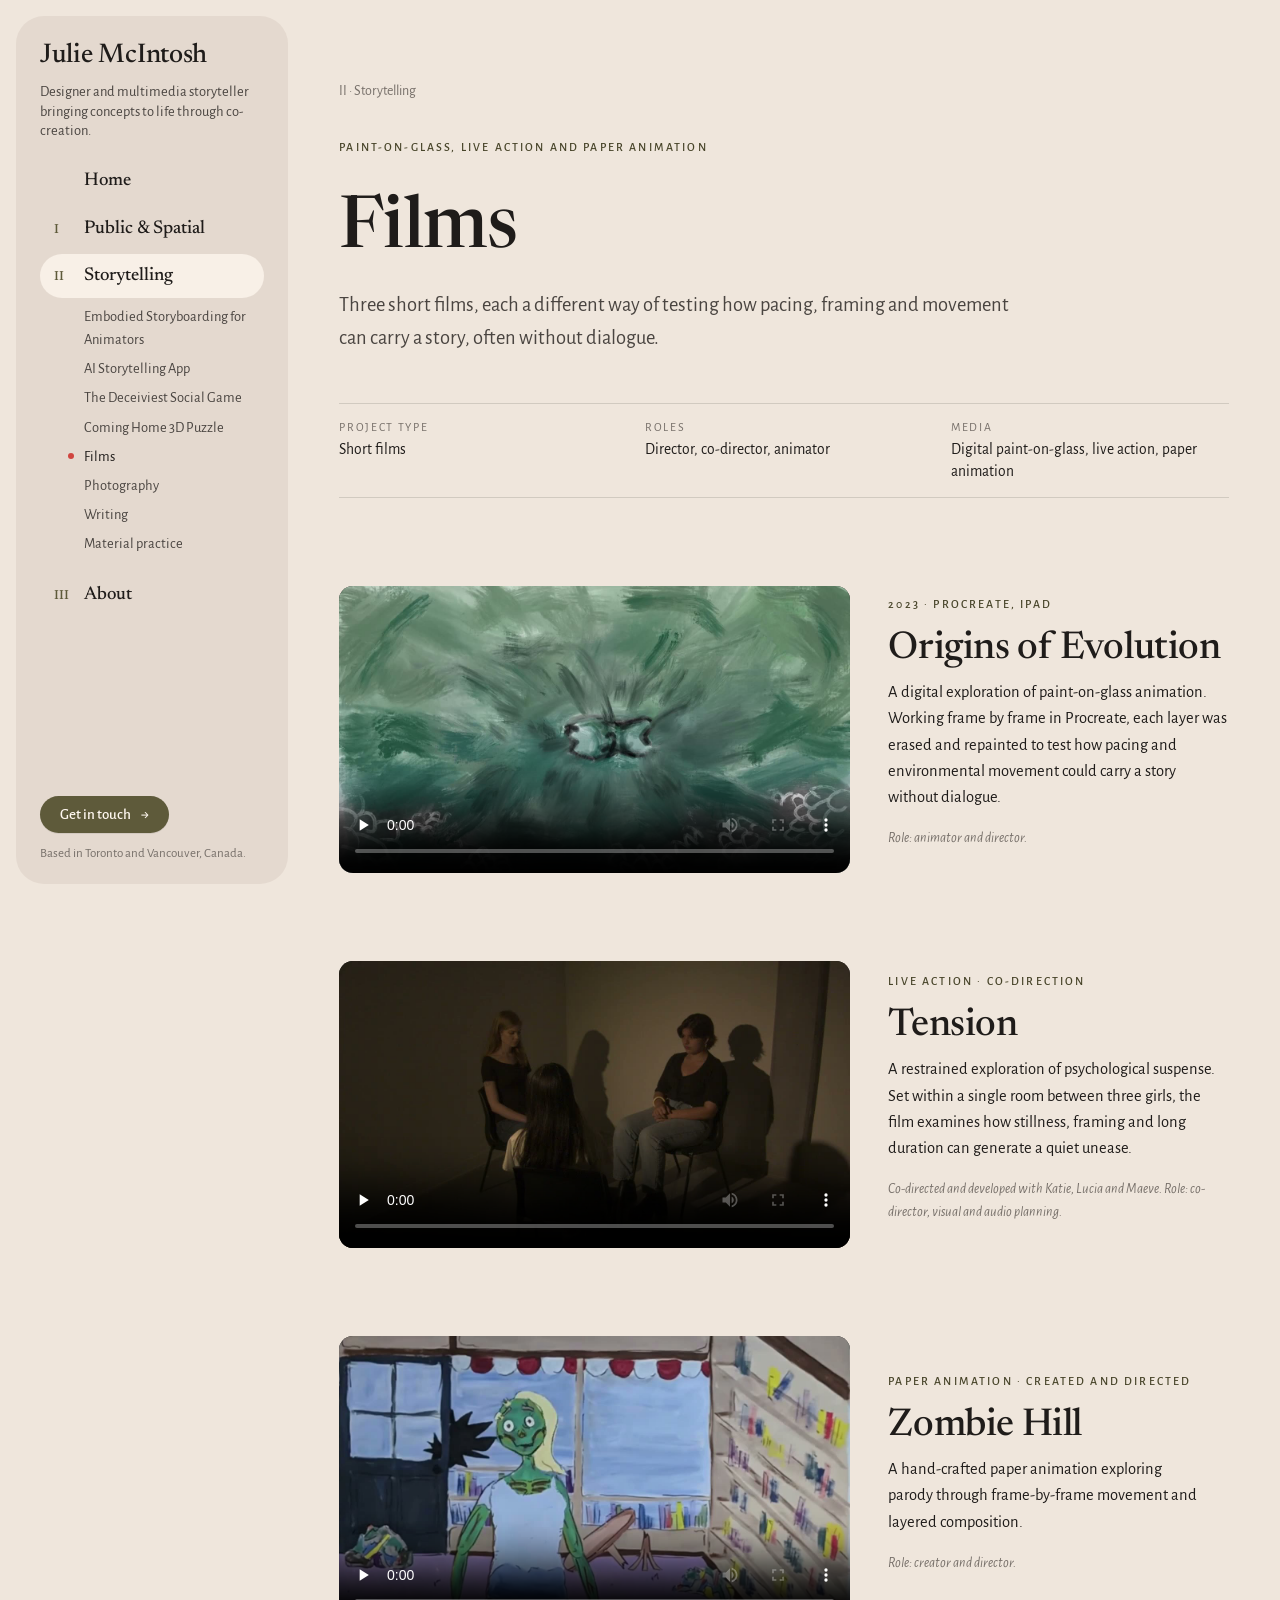
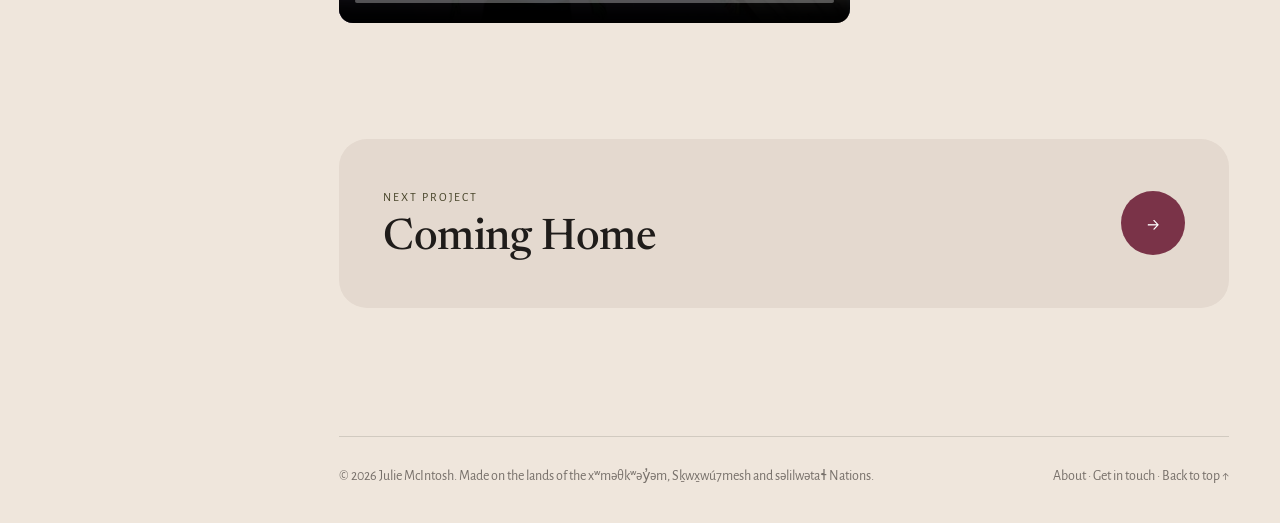
<file: films.html>
<!doctype html>
<html lang="en" class="no-js">
<head>
<meta charset="utf-8">
<meta name="robots" content="noindex, nofollow">
<meta name="viewport" content="width=device-width, initial-scale=1">
<title>Films · Julie McIntosh</title>
<meta name="description" content="Short films by Julie McIntosh: Origins of Evolution, Tension and Zombie Hill.">
<meta property="og:title" content="Films">
<meta property="og:description" content="Short films by Julie McIntosh: Origins of Evolution, Tension and Zombie Hill.">
<meta property="og:type" content="website">
<meta property="og:image" content="assets/img/aniskomohcikewin/panoramic-1600.webp">
<meta name="theme-color" content="#efe6dc">
<link rel="icon" href="favicon.svg" type="image/svg+xml">
<link rel="preconnect" href="https://fonts.googleapis.com">
<link rel="preconnect" href="https://fonts.gstatic.com" crossorigin>
<link href="https://fonts.googleapis.com/css2?family=Alegreya+Sans:ital,wght@0,400;0,500;0,700;1,400&family=Newsreader:opsz,wght@6..72,400;6..72,500;6..72,600&display=swap" rel="stylesheet">
<link rel="stylesheet" href="assets/css/style.css?v=b9f9fbdd">
<script src="assets/js/main.js?v=22952735" defer></script>

</head>
<body>
<a class="skip" href="#main">Skip to content</a>

<header class="topbar">
  <a class="brand" href="index.html"><span class="brand__name">Julie McIntosh</span></a>
  <button class="menu-btn" aria-controls="site-nav" aria-expanded="false"><i></i>Menu</button>
</header>
<div class="scrim" aria-hidden="true"></div>

<div class="shell">
<aside class="sidebar" id="site-nav"><div class="sidebar__panel">
  <a class="brand" href="index.html"><span class="brand__name">Julie McIntosh</span><span class="brand__tag">Designer and multimedia storyteller bringing concepts to life through co-creation.</span></a>
  <nav aria-label="Main"><ul class="nav">
    <li class="nav__item"><a class="nav__link" href="index.html"><span class="nav__num"></span>Home</a></li>
    <li class="nav__item"><a class="nav__link" href="public-spatial.html"><span class="nav__num">I</span>Public &amp; Spatial</a><ul class="subnav"><li><a href="aniskomohcikewin.html">âniskômohcikewin</a></li><li><a href="tidal-pools.html">Tidal Pools</a></li><li><a href="montagnes-vertes.html">Montagnes vertes</a></li></ul></li><li class="nav__item is-open"><a class="nav__link" href="storytelling.html"><span class="nav__num">II</span>Storytelling</a><ul class="subnav"><li><a href="embodied-storyboarding.html">Embodied Storyboarding for Animators</a></li><li><a href="tall-tales.html">AI Storytelling App</a></li><li><a href="the-deceiviest.html">The Deceiviest Social Game</a></li><li><a href="coming-home.html">Coming Home 3D Puzzle</a></li><li><a href="films.html" aria-current="page">Films</a></li><li><a href="photography.html">Photography</a></li><li><a href="storytelling.html#writing">Writing</a></li><li><a href="material-practice.html">Material practice</a></li></ul></li><li class="nav__item"><a class="nav__link" href="about.html"><span class="nav__num">III</span>About</a></li>
  </ul></nav>
  <div class="sidebar__foot">
    <a class="btn" href="contact.html">Get in touch <span class="arrow">→</span></a>
    <p class="sidebar__note">Based in Toronto and Vancouver, Canada.</p>
  </div>
</div></aside>
<div class="main">
<main id="main" class="page">

<header class="project-head">
  <p class="crumbs reveal"><a href="storytelling.html">II · Storytelling</a></p>
  <span class="eyebrow reveal">Paint-on-glass, live action and paper animation</span>
  <h1 class="reveal">Films</h1>
  <p class="lead reveal">Three short films, each a different way of testing how pacing, framing and movement can carry a story, often without dialogue.</p>
</header>


<dl class="facts reveal"><div><dt>Project type</dt><dd>Short films</dd></div><div><dt>Roles</dt><dd>Director, co-director, animator</dd></div><div><dt>Media</dt><dd>Digital paint-on-glass, live action, paper animation</dd></div></dl>

<section class="film">
  <div class="video reveal"><video controls preload="none" playsinline poster="assets/video/origins-poster.jpg" aria-label="Origins of Evolution"><source src="assets/video/origins.mp4" type="video/mp4"></video></div>
  <div class="reveal"><span class="eyebrow">2023 · Procreate, iPad</span><h2>Origins of Evolution</h2><p>A digital exploration of paint-on-glass animation. Working frame by frame in Procreate, each layer was erased and repainted to test how pacing and environmental movement could carry a story without dialogue.</p><p class="spec">Role: animator and director.</p></div>
</section>
<section class="film">
  <div class="video reveal"><video controls preload="none" playsinline poster="assets/video/tension-poster.jpg" aria-label="Tension"><source src="assets/video/tension.mp4" type="video/mp4"></video></div>
  <div class="reveal"><span class="eyebrow">Live action · Co-direction</span><h2>Tension</h2><p>A restrained exploration of psychological suspense. Set within a single room between three girls, the film examines how stillness, framing and long duration can generate a quiet unease.</p><p class="spec">Co-directed and developed with Katie, Lucia and Maeve. Role: co-director, visual and audio planning.</p></div>
</section>
<section class="film">
  <div class="video reveal"><video controls preload="none" playsinline poster="assets/video/zombie-hill-poster.jpg" aria-label="Zombie Hill"><source src="assets/video/zombie-hill.mp4" type="video/mp4"></video></div>
  <div class="reveal"><span class="eyebrow">Paper animation · Created and directed</span><h2>Zombie Hill</h2><p>A hand-crafted paper animation exploring parody through frame-by-frame movement and layered composition.</p><p class="spec">Role: creator and director.</p></div>
</section>
<a class="next reveal" href="coming-home.html"><div><small>Next project</small><h2>Coming Home</h2></div><span class="next__circle" aria-hidden="true">→</span></a>
</main>
<footer class="footer">
  <span>© 2026 Julie McIntosh. Made on the lands of the xʷməθkʷəy̓əm, Sḵwx̱wú7mesh and səlilwətaɬ Nations.</span>
  <span><a href="about.html">About</a> · <a href="contact.html">Get in touch</a> · <a href="#main">Back to top ↑</a></span>
</footer>
</div>
</div>
</body>
</html>
</file>
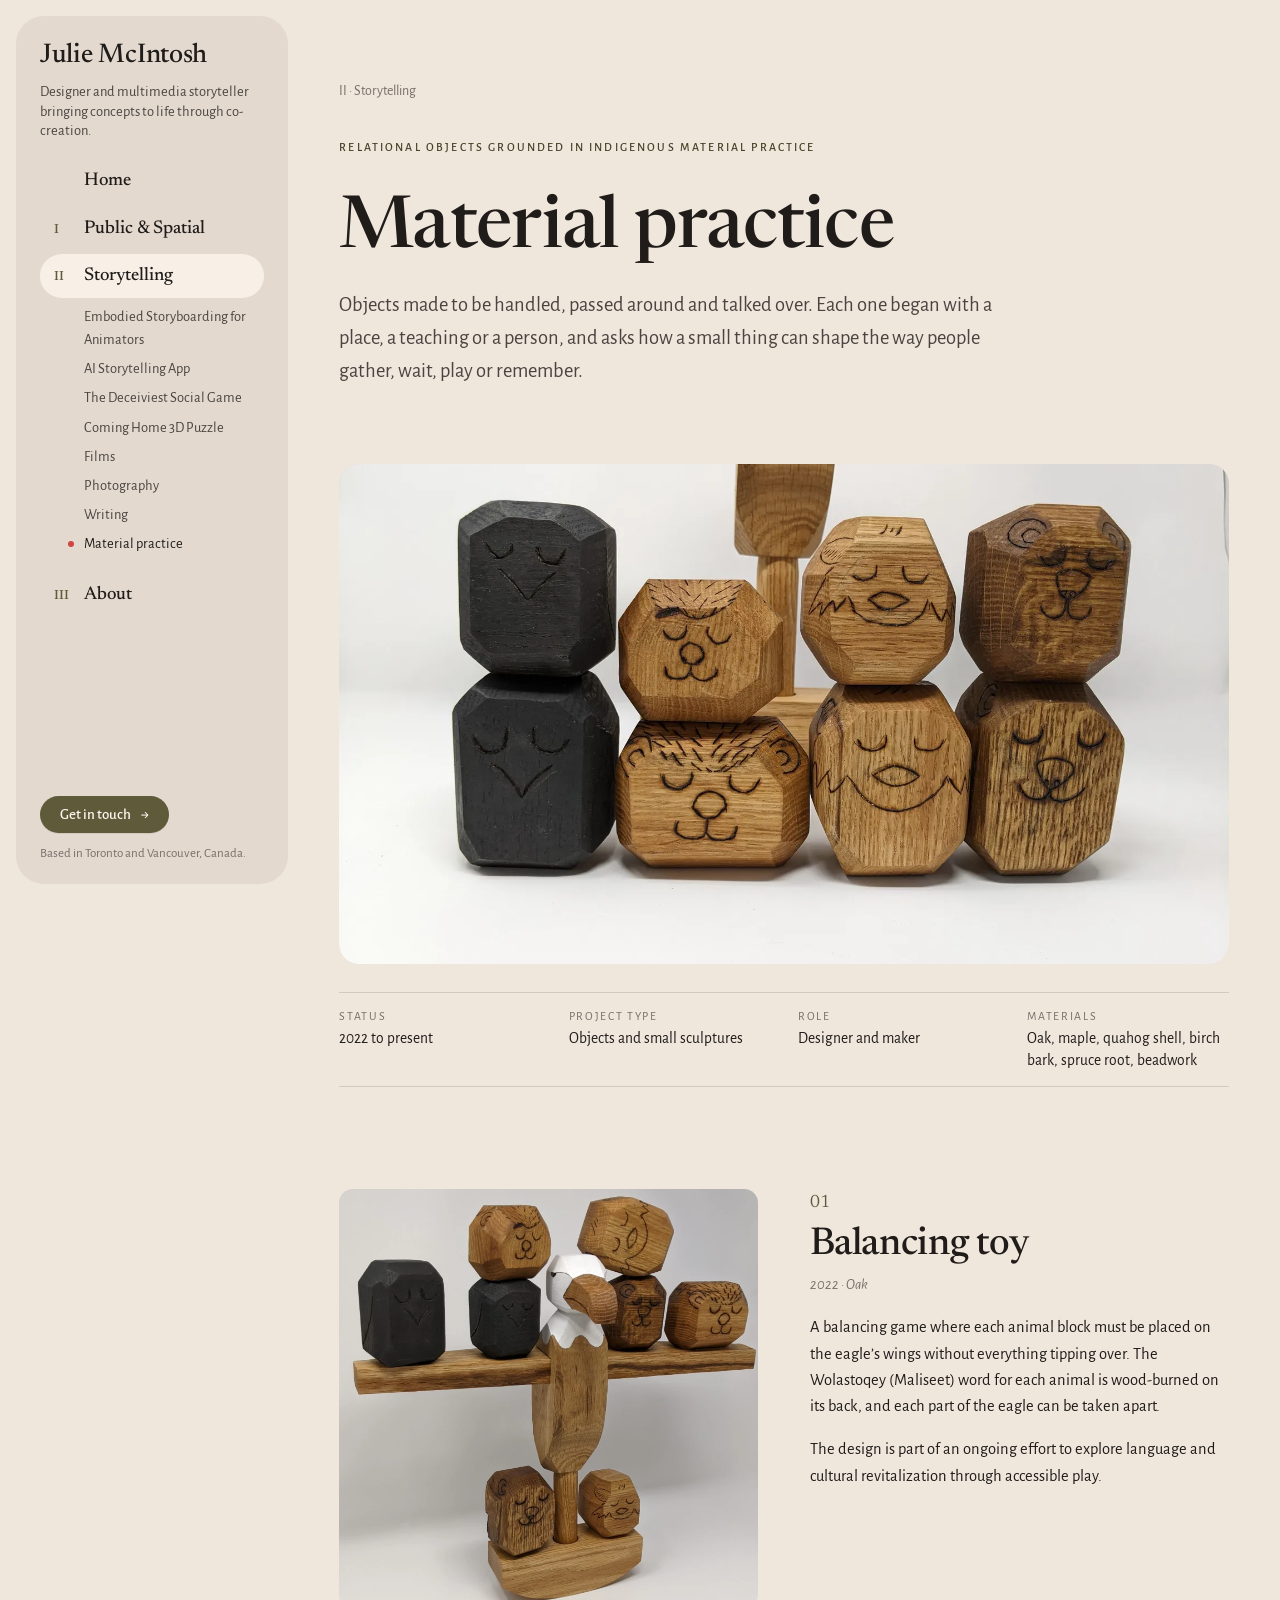
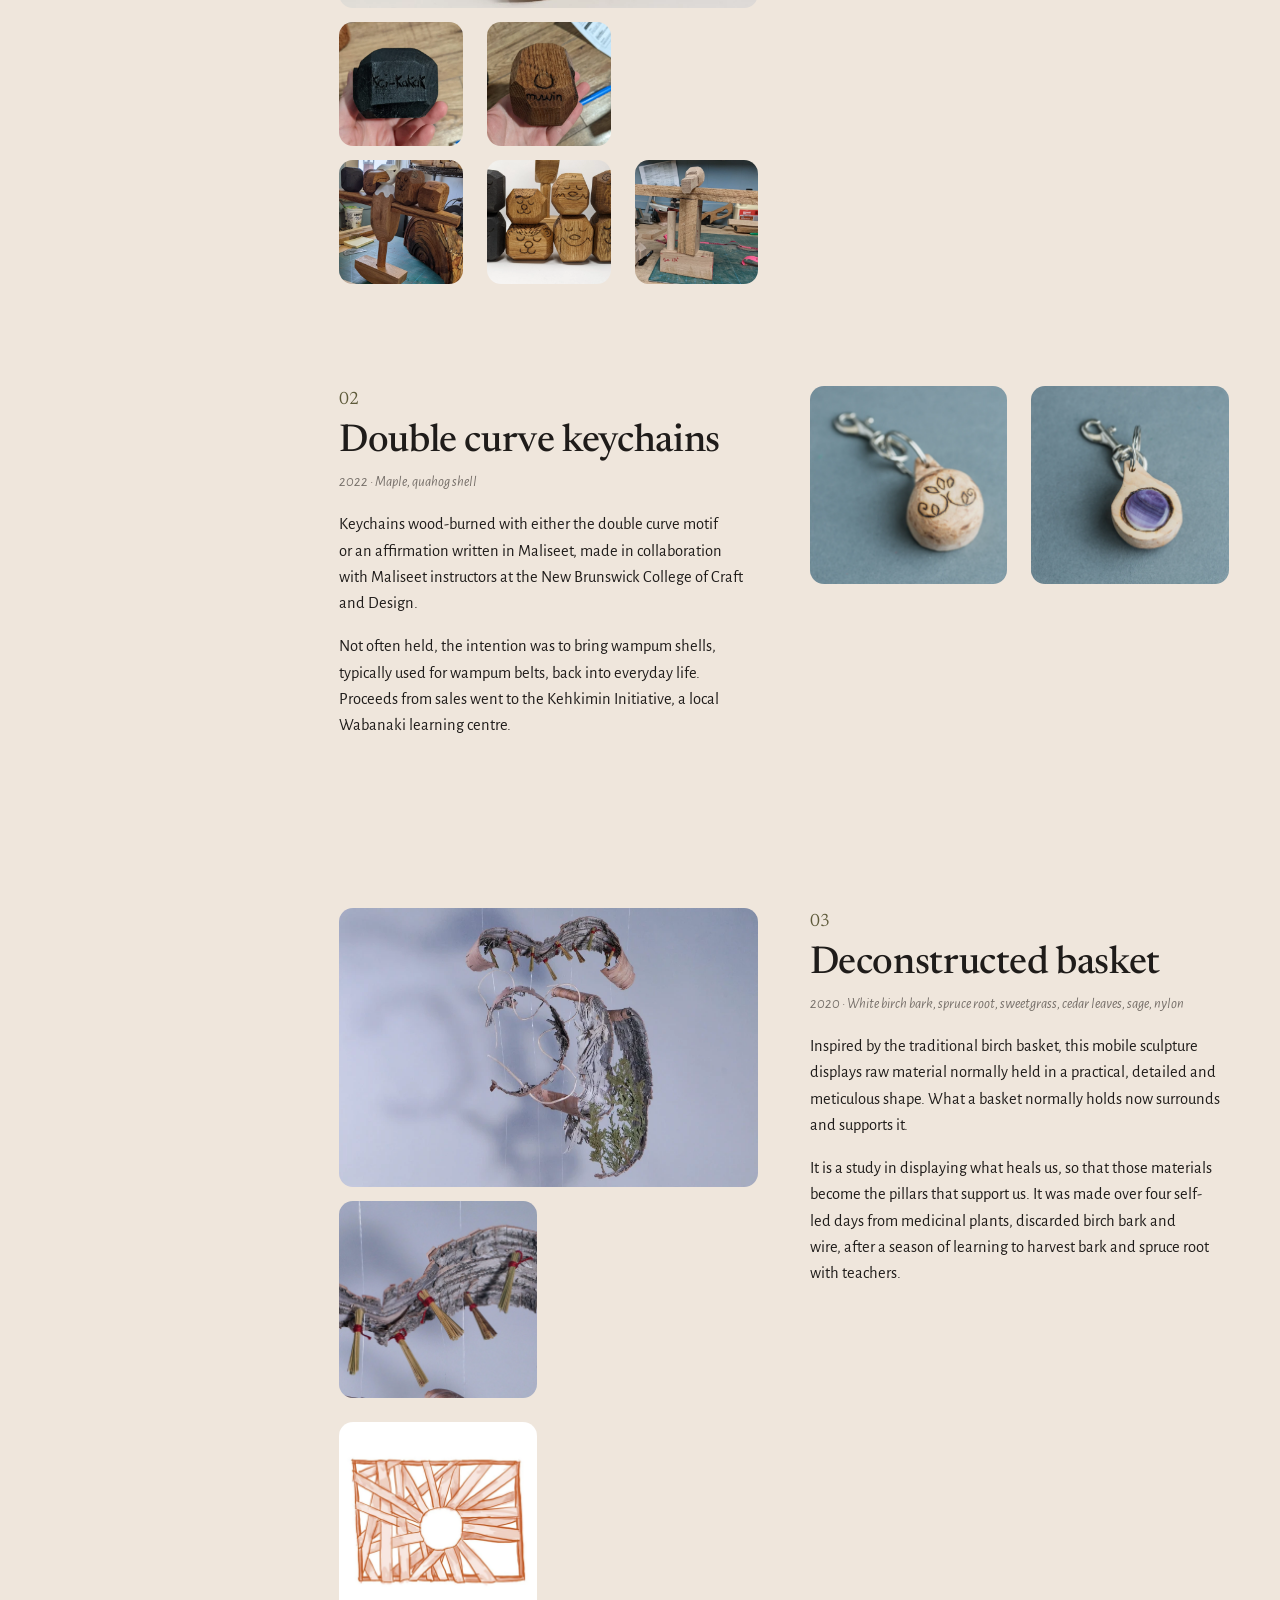
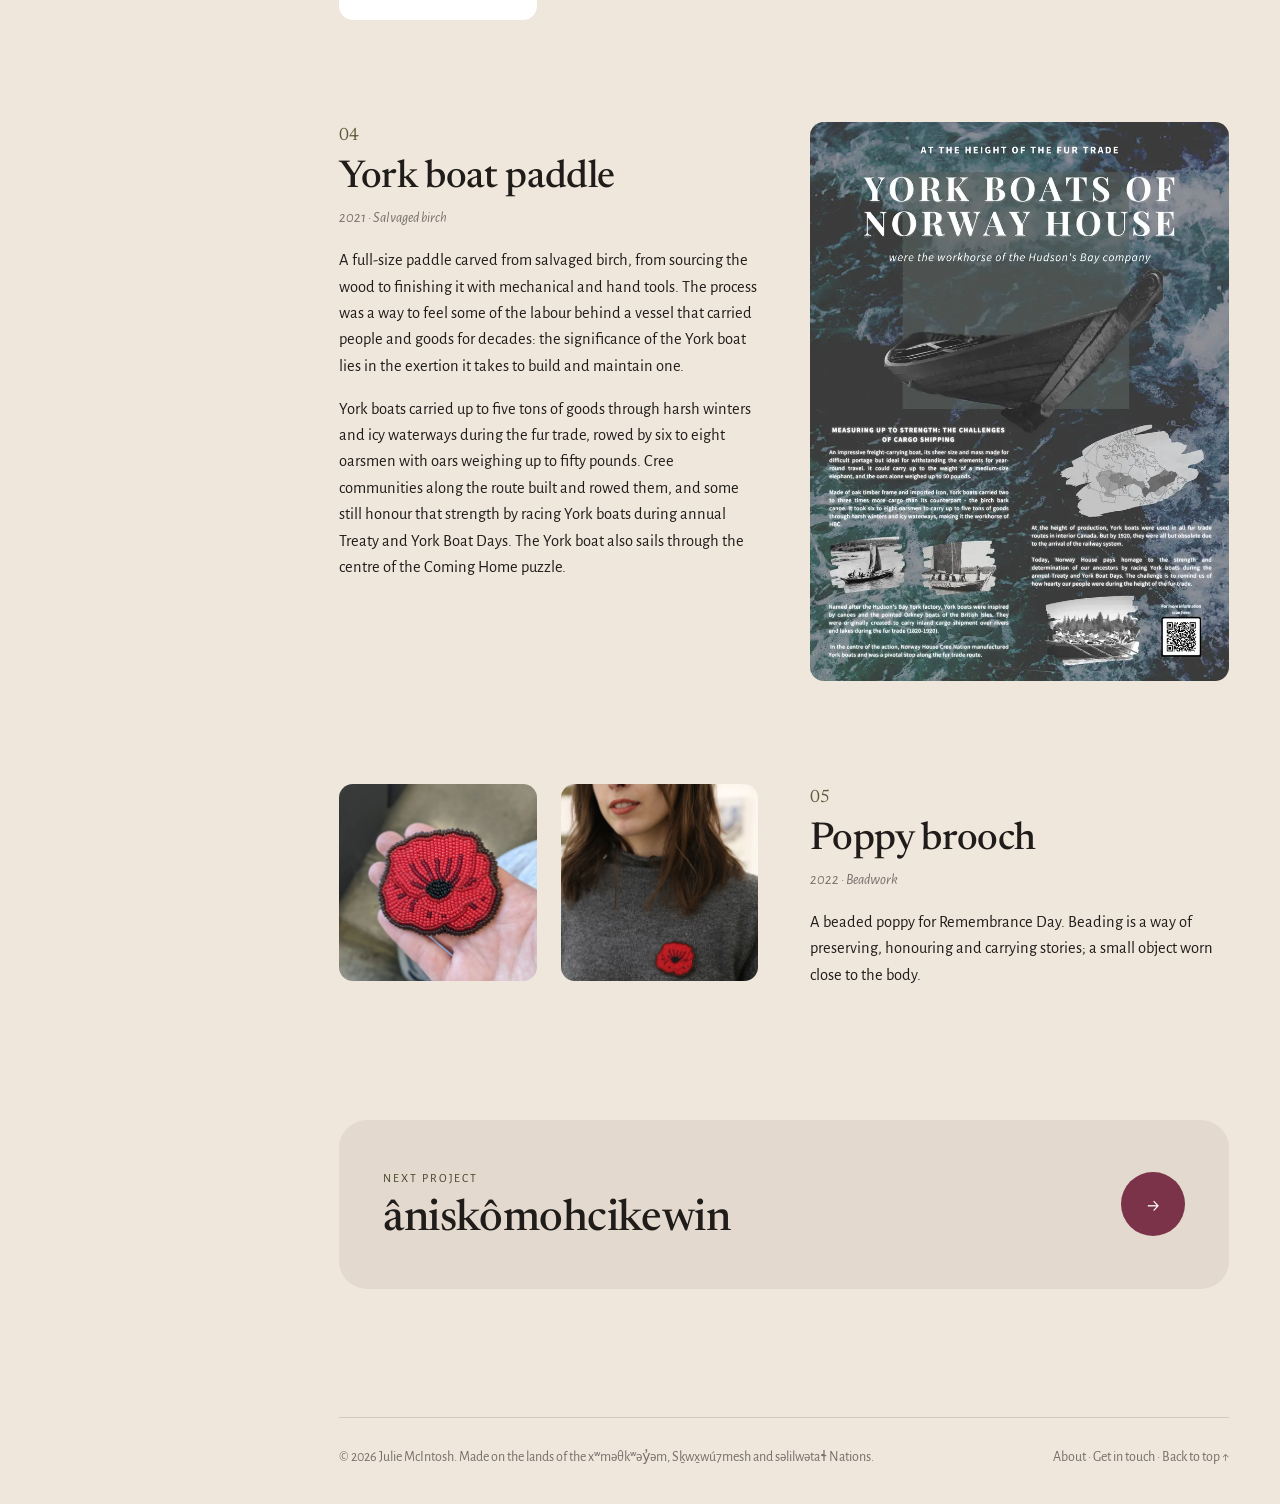
<file: material-practice.html>
<!doctype html>
<html lang="en" class="no-js">
<head>
<meta charset="utf-8">
<meta name="robots" content="noindex, nofollow">
<meta name="viewport" content="width=device-width, initial-scale=1">
<title>Material practice · Julie McIntosh</title>
<meta name="description" content="Relational objects grounded in Indigenous material practice: a balancing toy, double curve keychains, a deconstructed basket and a York boat paddle.">
<meta property="og:title" content="Material practice">
<meta property="og:description" content="Relational objects grounded in Indigenous material practice: a balancing toy, double curve keychains, a deconstructed basket and a York boat paddle.">
<meta property="og:type" content="website">
<meta property="og:image" content="assets/img/material/balancing-toy-set-1600.webp">
<meta name="theme-color" content="#efe6dc">
<link rel="icon" href="favicon.svg" type="image/svg+xml">
<link rel="preconnect" href="https://fonts.googleapis.com">
<link rel="preconnect" href="https://fonts.gstatic.com" crossorigin>
<link href="https://fonts.googleapis.com/css2?family=Alegreya+Sans:ital,wght@0,400;0,500;0,700;1,400&family=Newsreader:opsz,wght@6..72,400;6..72,500;6..72,600&display=swap" rel="stylesheet">
<link rel="stylesheet" href="assets/css/style.css?v=b9f9fbdd">
<script src="assets/js/main.js?v=22952735" defer></script>

</head>
<body>
<a class="skip" href="#main">Skip to content</a>

<header class="topbar">
  <a class="brand" href="index.html"><span class="brand__name">Julie McIntosh</span></a>
  <button class="menu-btn" aria-controls="site-nav" aria-expanded="false"><i></i>Menu</button>
</header>
<div class="scrim" aria-hidden="true"></div>

<div class="shell">
<aside class="sidebar" id="site-nav"><div class="sidebar__panel">
  <a class="brand" href="index.html"><span class="brand__name">Julie McIntosh</span><span class="brand__tag">Designer and multimedia storyteller bringing concepts to life through co-creation.</span></a>
  <nav aria-label="Main"><ul class="nav">
    <li class="nav__item"><a class="nav__link" href="index.html"><span class="nav__num"></span>Home</a></li>
    <li class="nav__item"><a class="nav__link" href="public-spatial.html"><span class="nav__num">I</span>Public &amp; Spatial</a><ul class="subnav"><li><a href="aniskomohcikewin.html">âniskômohcikewin</a></li><li><a href="tidal-pools.html">Tidal Pools</a></li><li><a href="montagnes-vertes.html">Montagnes vertes</a></li></ul></li><li class="nav__item is-open"><a class="nav__link" href="storytelling.html"><span class="nav__num">II</span>Storytelling</a><ul class="subnav"><li><a href="embodied-storyboarding.html">Embodied Storyboarding for Animators</a></li><li><a href="tall-tales.html">AI Storytelling App</a></li><li><a href="the-deceiviest.html">The Deceiviest Social Game</a></li><li><a href="coming-home.html">Coming Home 3D Puzzle</a></li><li><a href="films.html">Films</a></li><li><a href="photography.html">Photography</a></li><li><a href="storytelling.html#writing">Writing</a></li><li><a href="material-practice.html" aria-current="page">Material practice</a></li></ul></li><li class="nav__item"><a class="nav__link" href="about.html"><span class="nav__num">III</span>About</a></li>
  </ul></nav>
  <div class="sidebar__foot">
    <a class="btn" href="contact.html">Get in touch <span class="arrow">→</span></a>
    <p class="sidebar__note">Based in Toronto and Vancouver, Canada.</p>
  </div>
</div></aside>
<div class="main">
<main id="main" class="page">

<header class="project-head">
  <p class="crumbs reveal"><a href="storytelling.html">II · Storytelling</a></p>
  <span class="eyebrow reveal">Relational objects grounded in Indigenous material practice</span>
  <h1 class="reveal">Material practice</h1>
  <p class="lead reveal">Objects made to be handled, passed around and talked over. Each one began with a place, a teaching or a person, and asks how a small thing can shape the way people gather, wait, play or remember.</p>
</header>
<figure class="cover reveal" data-gallery><img src="assets/img/material/balancing-toy-set-800.webp" srcset="assets/img/material/balancing-toy-set-800.webp 800w, assets/img/material/balancing-toy-set-1600.webp 1600w" sizes="(max-width: 960px) 100vw, 75vw" alt="Carved wooden animal blocks with faces" width="800" height="450" loading="eager" fetchpriority="high" decoding="async" class="zoomable" data-full="assets/img/material/balancing-toy-set-1600.webp"></figure>

<dl class="facts reveal"><div><dt>Status</dt><dd>2022 to present</dd></div><div><dt>Project type</dt><dd>Objects and small sculptures</dd></div><div><dt>Role</dt><dd>Designer and maker</dd></div><div><dt>Materials</dt><dd>Oak, maple, quahog shell, birch bark, spruce root, beadwork</dd></div></dl>

<article class="object">
  <div class="object__media" data-gallery><img src="assets/img/material/balancing-main-800.webp" alt="The balancing toy: carved animal blocks balanced on the eagle’s wings above a rocking base" width="800" height="800" loading="lazy" decoding="async" class="zoomable" data-full="assets/img/material/balancing-main-800.webp">
    <div class="figs figs--3" style="margin:0"><img src="assets/img/material/balancing-word-1-800.webp" srcset="assets/img/material/balancing-word-1-800.webp 800w, assets/img/material/balancing-word-1-1600.webp 1600w" sizes="15vw" alt="Block wood-burned with a Wolastoqey word" width="800" height="800" loading="lazy" decoding="async" class="zoomable" data-full="assets/img/material/balancing-word-1-1600.webp"><img src="assets/img/material/balancing-word-2-800.webp" srcset="assets/img/material/balancing-word-2-800.webp 800w, assets/img/material/balancing-word-2-1600.webp 1600w" sizes="15vw" alt="Block wood-burned with a Wolastoqey word" width="800" height="800" loading="lazy" decoding="async" class="zoomable" data-full="assets/img/material/balancing-word-2-1600.webp"><img src="assets/img/material/balancing-word-3-800.webp" srcset="assets/img/material/balancing-word-3-800.webp 800w, assets/img/material/balancing-word-3-1600.webp 1600w" sizes="15vw" alt="Block wood-burned with a Wolastoqey word" width="800" height="800" loading="lazy" decoding="async" class="zoomable" data-full="assets/img/material/balancing-word-3-1600.webp"></div>
    <div class="figs figs--3" style="margin:0"><img src="assets/img/material/balancing-studio-800.webp" alt="The eagle and animal blocks on the workbench in the studio" width="800" height="800" loading="lazy" decoding="async" class="zoomable" data-full="assets/img/material/balancing-studio-800.webp"><img src="assets/img/material/balancing-blocks-800.webp" srcset="assets/img/material/balancing-blocks-800.webp 800w, assets/img/material/balancing-blocks-1600.webp 1600w" sizes="(max-width: 960px) 50vw, 15vw" alt="Carved animal blocks with sleeping faces, stacked in pairs" width="800" height="800" loading="lazy" decoding="async" class="zoomable" data-full="assets/img/material/balancing-blocks-1600.webp"><img src="assets/img/material/balancing-prototype-800.webp" alt="An early prototype of the balancing toy in rough wood, with blank blocks beside it" width="800" height="800" loading="lazy" decoding="async" class="zoomable" data-full="assets/img/material/balancing-prototype-800.webp"></div></div>
  <div class="reveal"><span class="object__num">01</span><h2>Balancing toy</h2><p class="spec">2022 · Oak</p>
  <div class="prose"><p>A balancing game where each animal block must be placed on the eagle’s wings without everything tipping over. The Wolastoqey (Maliseet) word for each animal is wood-burned on its back, and each part of the eagle can be taken apart.</p><p>The design is part of an ongoing effort to explore language and cultural revitalization through accessible play.</p></div></div>
</article>
<article class="object">
  <div class="object__media" data-gallery><div class="figs figs--2" style="margin:0"><img src="assets/img/material/keychain-curve-800.webp" srcset="assets/img/material/keychain-curve-800.webp 800w, assets/img/material/keychain-curve-1600.webp 1600w" sizes="(max-width: 960px) 50vw, 20vw" alt="Maple keychain wood-burned with a double curve motif" width="800" height="800" loading="lazy" decoding="async" class="zoomable" data-full="assets/img/material/keychain-curve-1600.webp"><img src="assets/img/material/keychain-shell-800.webp" srcset="assets/img/material/keychain-shell-800.webp 800w, assets/img/material/keychain-shell-1600.webp 1600w" sizes="(max-width: 960px) 50vw, 20vw" alt="Maple keychain inlaid with purple quahog shell" width="800" height="800" loading="lazy" decoding="async" class="zoomable" data-full="assets/img/material/keychain-shell-1600.webp"><img src="assets/img/material/keychain-pile-800.webp" alt="A pile of keychains, some wood-burned with the double curve motif or a Maliseet affirmation, some inlaid with purple shell" width="800" height="800" loading="lazy" decoding="async" class="zoomable" data-full="assets/img/material/keychain-pile-800.webp"><img src="assets/img/material/keychain-group-800.webp" alt="Five keychains on white: three inlaid with purple shell and two wood-burned" width="800" height="800" loading="lazy" decoding="async" class="zoomable" data-full="assets/img/material/keychain-group-800.webp"></div></div>
  <div class="reveal"><span class="object__num">02</span><h2>Double curve keychains</h2><p class="spec">2022 · Maple, quahog shell</p>
  <div class="prose"><p>Keychains wood-burned with either the double curve motif or an affirmation written in Maliseet, made in collaboration with Maliseet instructors at the New Brunswick College of Craft and Design.</p><p>Not often held, the intention was to bring wampum shells, typically used for wampum belts, back into everyday life. Proceeds from sales went to the Kehkimin Initiative, a local Wabanaki learning centre.</p></div></div>
</article>
<article class="object">
  <div class="object__media" data-gallery><img src="assets/img/material/basket-800.webp" srcset="assets/img/material/basket-800.webp 800w, assets/img/material/basket-1600.webp 1600w" sizes="(max-width: 960px) 100vw, 40vw" alt="Suspended sculpture of birch bark, spruce root and medicinal plants" width="800" height="532" loading="lazy" decoding="async" class="zoomable" data-full="assets/img/material/basket-1600.webp">
    <div class="figs figs--2" style="margin:0"><img src="assets/img/material/basket-closeup-800.webp" alt="Close-up of sweetgrass bundles tied with red thread along a curl of birch bark" width="800" height="800" loading="lazy" decoding="async" class="zoomable" data-full="assets/img/material/basket-closeup-800.webp"><img src="assets/img/material/basket-drawing-1-800.webp" srcset="assets/img/material/basket-drawing-1-800.webp 800w, assets/img/material/basket-drawing-1-1600.webp 1600w" sizes="(max-width: 960px) 33vw, 15vw" alt="Drawing: two pieces of playful birch act as ribbons falling to the ground" width="800" height="800" loading="lazy" decoding="async" class="zoomable" data-full="assets/img/material/basket-drawing-1-1600.webp"><img src="assets/img/material/basket-drawing-2-800.webp" alt="Drawing: a perspective from inside the basket" width="800" height="800" loading="lazy" decoding="async" class="zoomable" data-full="assets/img/material/basket-drawing-2-800.webp"><img src="assets/img/material/basket-drawing-3-800.webp" srcset="assets/img/material/basket-drawing-3-800.webp 800w, assets/img/material/basket-drawing-3-1600.webp 1600w" sizes="(max-width: 960px) 33vw, 15vw" alt="Annotated drawing of the mobile: natural materials held in mobile form, free to express themselves individually" width="800" height="800" loading="lazy" decoding="async" class="zoomable" data-full="assets/img/material/basket-drawing-3-1600.webp"></div></div>
  <div class="reveal"><span class="object__num">03</span><h2>Deconstructed basket</h2><p class="spec">2020 · White birch bark, spruce root, sweetgrass, cedar leaves, sage, nylon</p>
  <div class="prose"><p>Inspired by the traditional birch basket, this mobile sculpture displays raw material normally held in a practical, detailed and meticulous shape. What a basket normally holds now surrounds and supports it.</p><p>It is a study in displaying what heals us, so that those materials become the pillars that support us. It was made over four self-led days from medicinal plants, discarded birch bark and wire, after a season of learning to harvest bark and spruce root with teachers.</p></div></div>
</article>
<article class="object">
  <div class="object__media" data-gallery><img src="assets/img/material/york-boat-poster-800.webp" srcset="assets/img/material/york-boat-poster-800.webp 800w, assets/img/material/york-boat-poster-1600.webp 1600w" sizes="(max-width: 960px) 100vw, 40vw" alt="Poster about York boats" width="800" height="1067" loading="lazy" decoding="async" class="zoomable" data-full="assets/img/material/york-boat-poster-1600.webp"></div>
  <div class="reveal"><span class="object__num">04</span><h2>York boat paddle</h2><p class="spec">2021 · Salvaged birch</p>
  <div class="prose"><p>A full-size paddle carved from salvaged birch, from sourcing the wood to finishing it with mechanical and hand tools. The process was a way to feel some of the labour behind a vessel that carried people and goods for decades: the significance of the York boat lies in the exertion it takes to build and maintain one.</p>
  <p>York boats carried up to five tons of goods through harsh winters and icy waterways during the fur trade, rowed by six to eight oarsmen with oars weighing up to fifty pounds. Cree communities along the route built and rowed them, and some still honour that strength by racing York boats during annual Treaty and York Boat Days. The York boat also sails through the centre of the Coming Home puzzle.</p></div></div>
</article>
<article class="object">
  <div class="object__media" data-gallery><div class="figs figs--2" style="margin:0"><img src="assets/img/material/poppy-800.webp" srcset="assets/img/material/poppy-800.webp 800w, assets/img/material/poppy-1600.webp 1600w" sizes="(max-width: 960px) 50vw, 20vw" alt="Hand holding a beaded red poppy brooch" width="800" height="800" loading="lazy" decoding="async" class="zoomable" data-full="assets/img/material/poppy-1600.webp"><img src="assets/img/material/poppy-worn-800.webp" srcset="assets/img/material/poppy-worn-800.webp 800w, assets/img/material/poppy-worn-1600.webp 1600w" sizes="(max-width: 960px) 50vw, 20vw" alt="The beaded poppy brooch worn on a grey sweater" width="800" height="800" loading="lazy" decoding="async" class="zoomable" data-full="assets/img/material/poppy-worn-1600.webp"></div></div>
  <div class="reveal"><span class="object__num">05</span><h2>Poppy brooch</h2><p class="spec">2022 · Beadwork</p>
  <div class="prose"><p>A beaded poppy for Remembrance Day. Beading is a way of preserving, honouring and carrying stories; a small object worn close to the body.</p></div></div>
</article>
<a class="next reveal" href="aniskomohcikewin.html"><div><small>Next project</small><h2>âniskômohcikewin</h2></div><span class="next__circle" aria-hidden="true">→</span></a>
</main>
<footer class="footer">
  <span>© 2026 Julie McIntosh. Made on the lands of the xʷməθkʷəy̓əm, Sḵwx̱wú7mesh and səlilwətaɬ Nations.</span>
  <span><a href="about.html">About</a> · <a href="contact.html">Get in touch</a> · <a href="#main">Back to top ↑</a></span>
</footer>
</div>
</div>
</body>
</html>
</file>
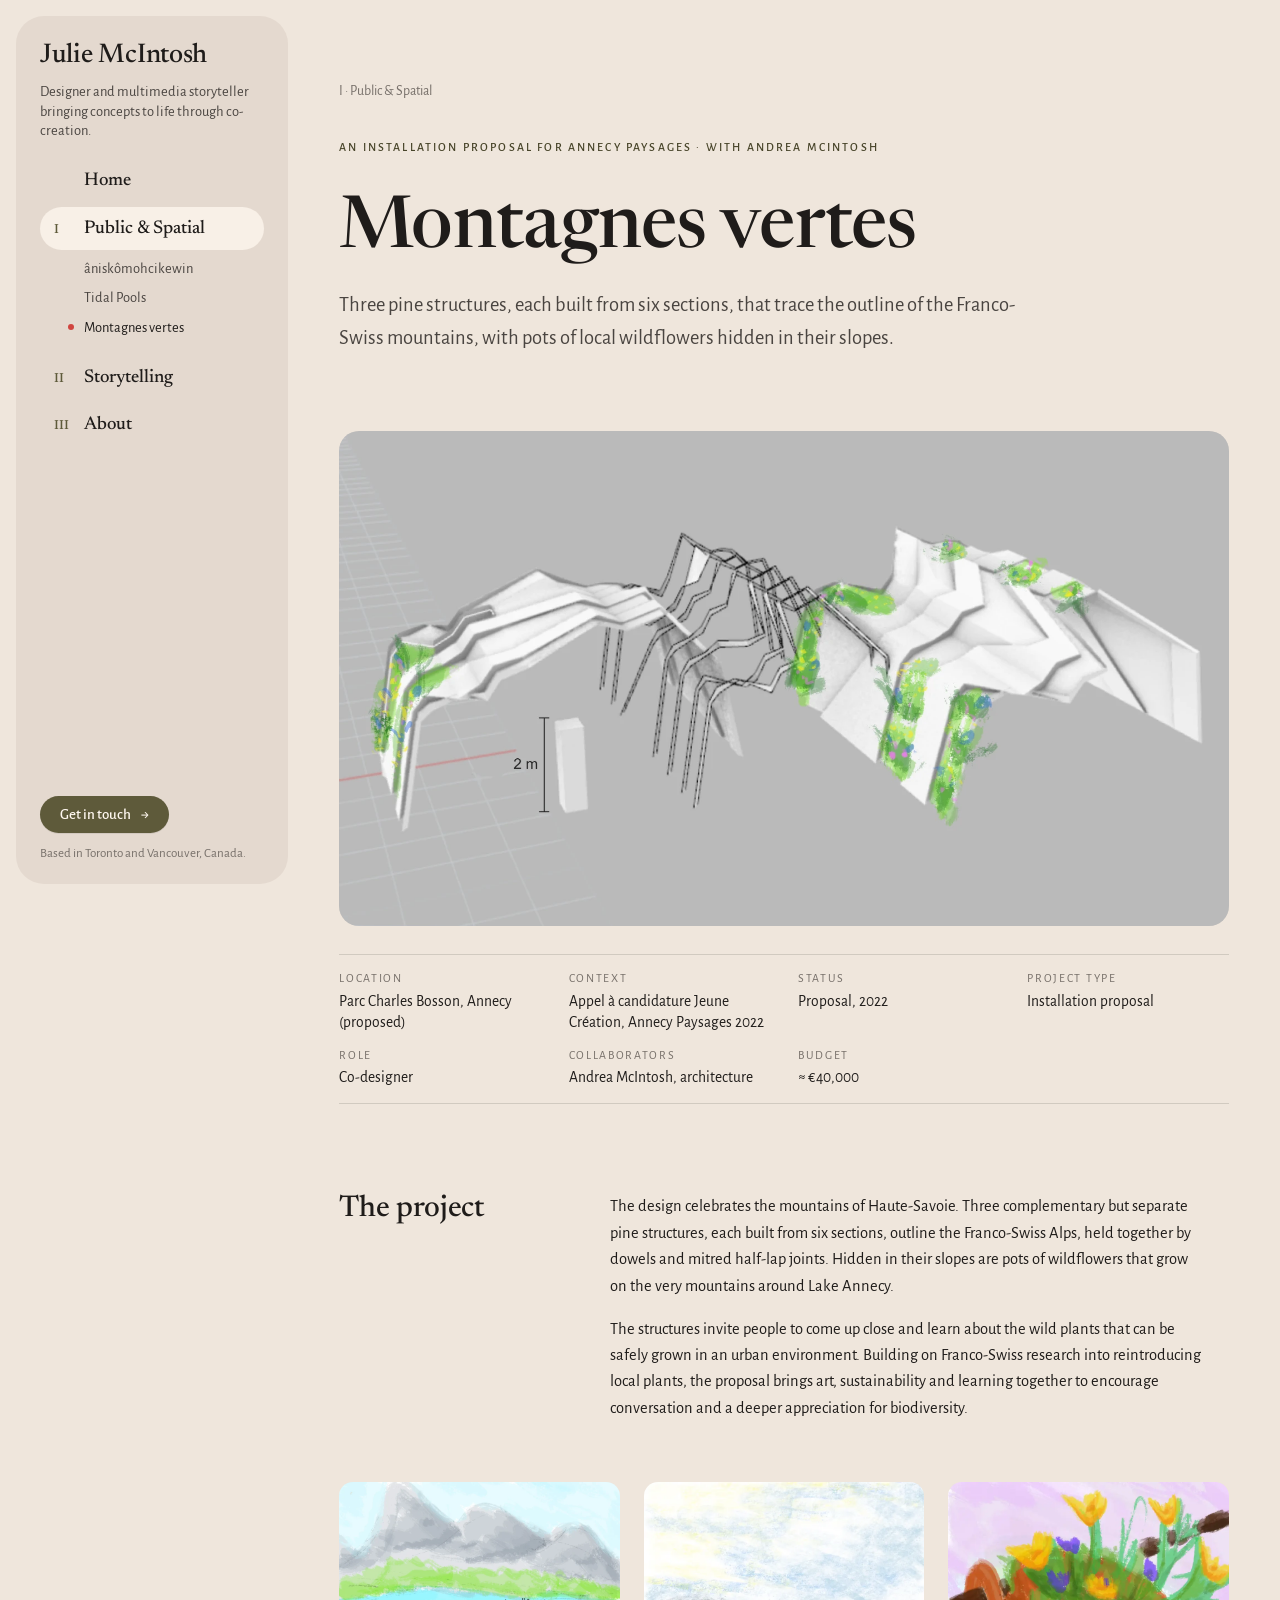
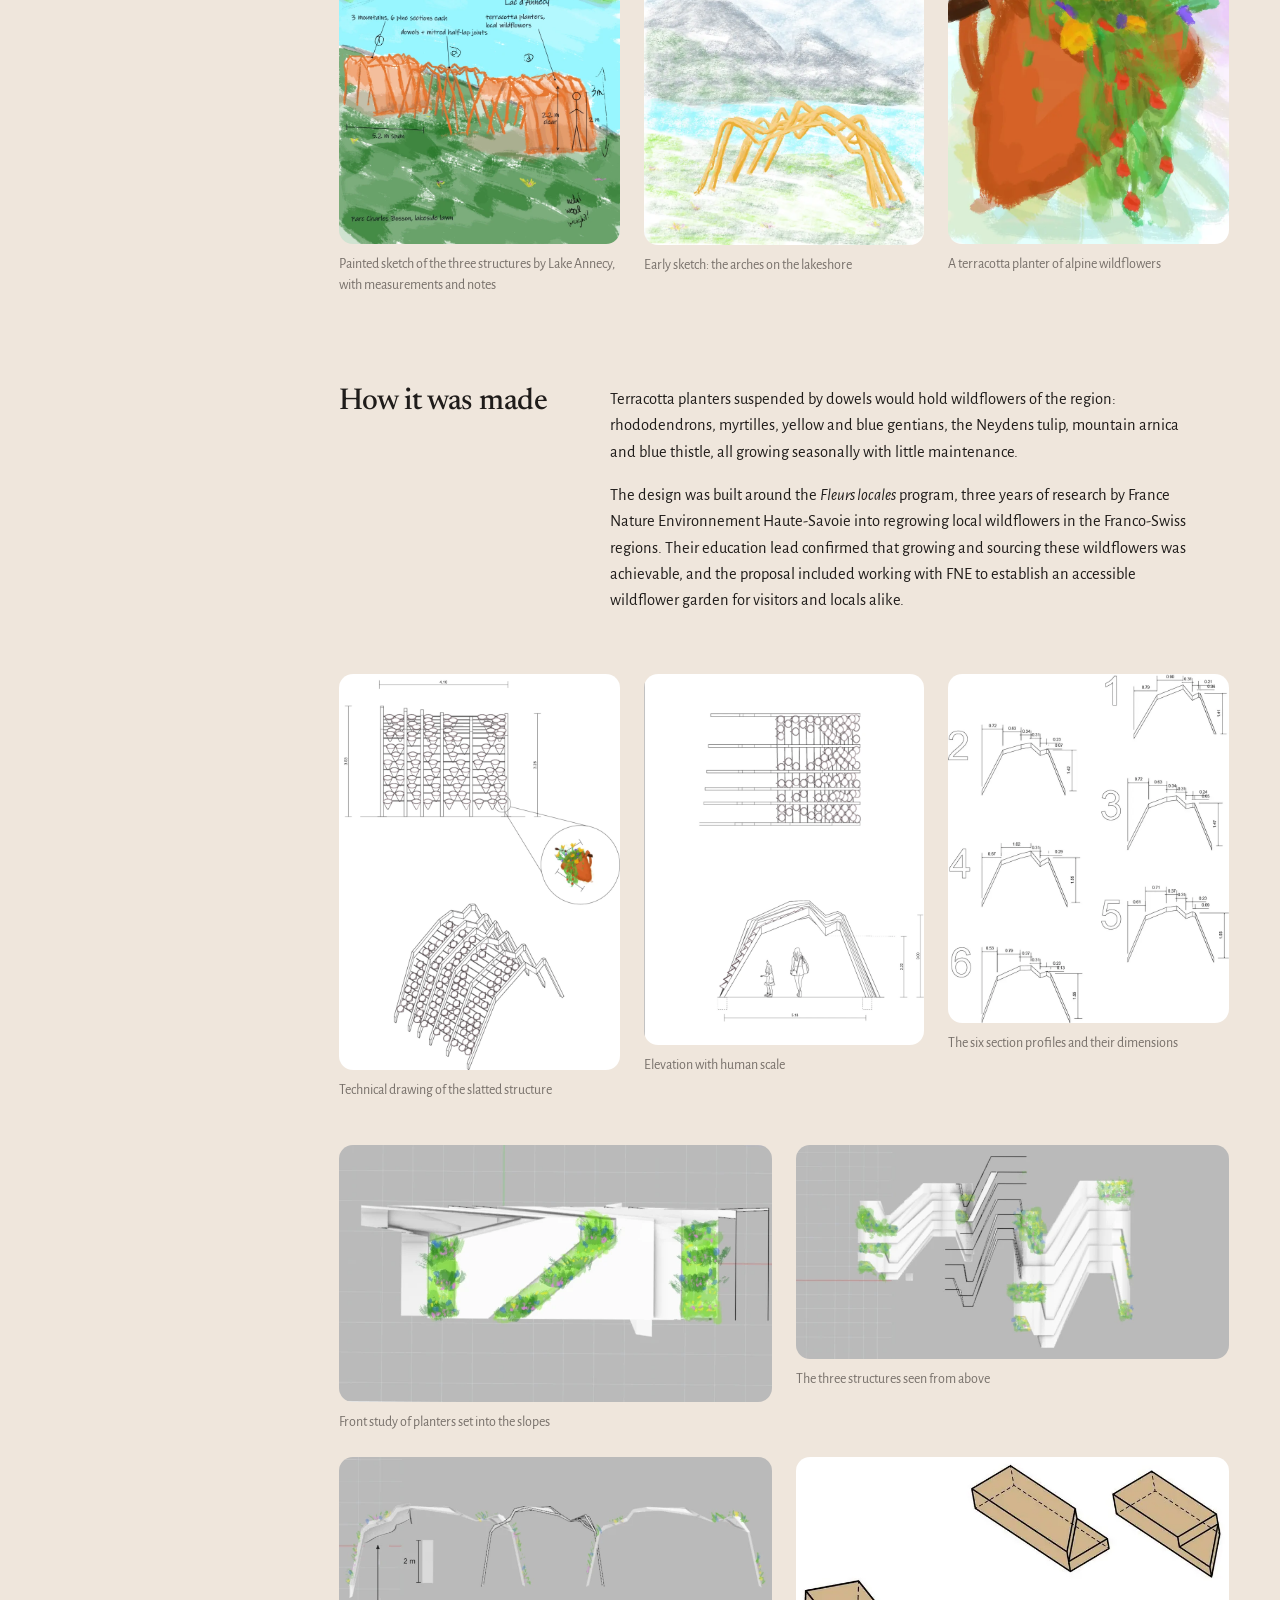
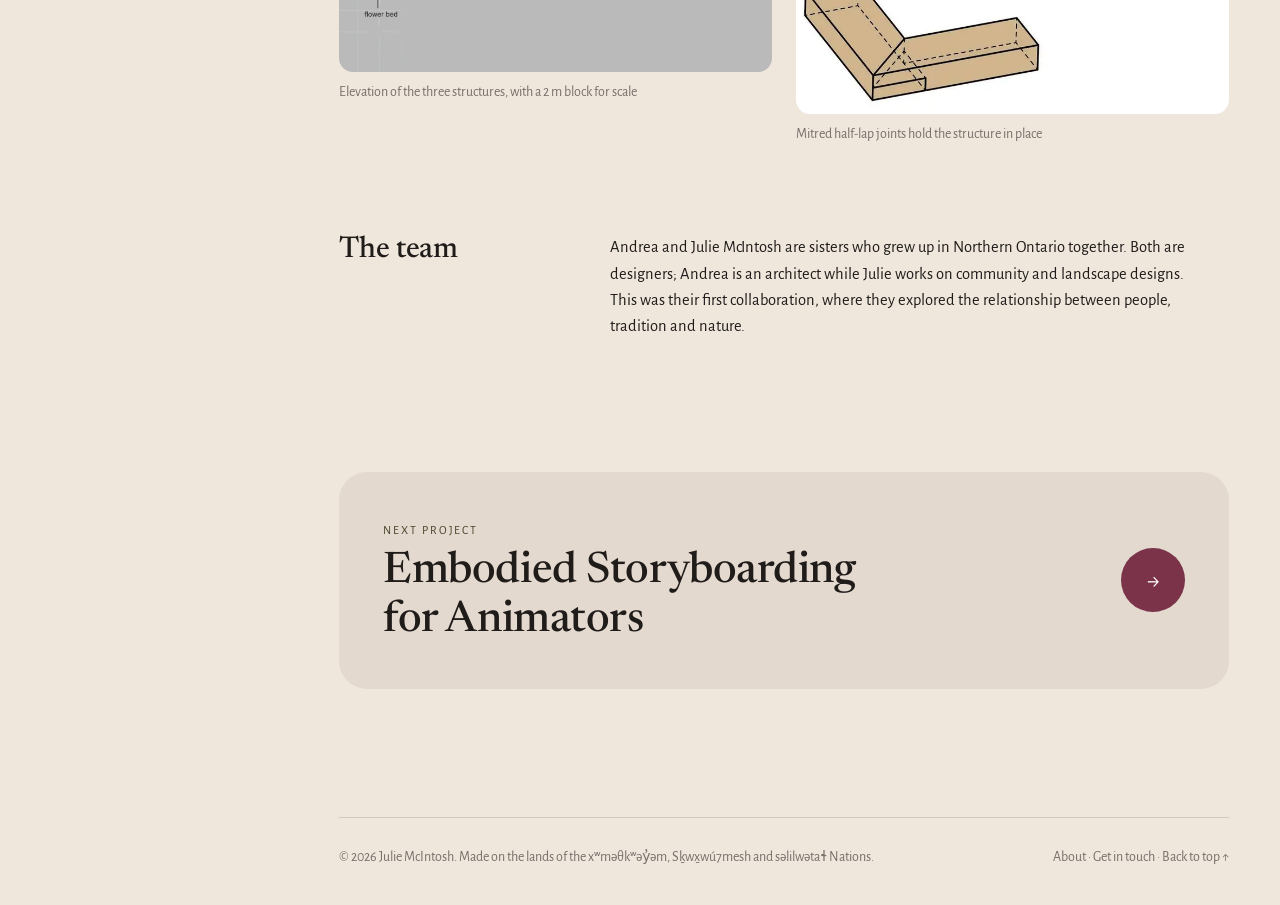
<file: montagnes-vertes.html>
<!doctype html>
<html lang="en" class="no-js">
<head>
<meta charset="utf-8">
<meta name="robots" content="noindex, nofollow">
<meta name="viewport" content="width=device-width, initial-scale=1">
<title>Montagnes vertes · Julie McIntosh</title>
<meta name="description" content="Montagnes vertes: an installation proposal for Annecy Paysages by Julie and Andrea McIntosh.">
<meta property="og:title" content="Montagnes vertes">
<meta property="og:description" content="Montagnes vertes: an installation proposal for Annecy Paysages by Julie and Andrea McIntosh.">
<meta property="og:type" content="website">
<meta property="og:image" content="assets/img/annecy/render-perspective-1600.webp">
<meta name="theme-color" content="#efe6dc">
<link rel="icon" href="favicon.svg" type="image/svg+xml">
<link rel="preconnect" href="https://fonts.googleapis.com">
<link rel="preconnect" href="https://fonts.gstatic.com" crossorigin>
<link href="https://fonts.googleapis.com/css2?family=Alegreya+Sans:ital,wght@0,400;0,500;0,700;1,400&family=Newsreader:opsz,wght@6..72,400;6..72,500;6..72,600&display=swap" rel="stylesheet">
<link rel="stylesheet" href="assets/css/style.css?v=b9f9fbdd">
<script src="assets/js/main.js?v=22952735" defer></script>

</head>
<body>
<a class="skip" href="#main">Skip to content</a>

<header class="topbar">
  <a class="brand" href="index.html"><span class="brand__name">Julie McIntosh</span></a>
  <button class="menu-btn" aria-controls="site-nav" aria-expanded="false"><i></i>Menu</button>
</header>
<div class="scrim" aria-hidden="true"></div>

<div class="shell">
<aside class="sidebar" id="site-nav"><div class="sidebar__panel">
  <a class="brand" href="index.html"><span class="brand__name">Julie McIntosh</span><span class="brand__tag">Designer and multimedia storyteller bringing concepts to life through co-creation.</span></a>
  <nav aria-label="Main"><ul class="nav">
    <li class="nav__item"><a class="nav__link" href="index.html"><span class="nav__num"></span>Home</a></li>
    <li class="nav__item is-open"><a class="nav__link" href="public-spatial.html"><span class="nav__num">I</span>Public &amp; Spatial</a><ul class="subnav"><li><a href="aniskomohcikewin.html">âniskômohcikewin</a></li><li><a href="tidal-pools.html">Tidal Pools</a></li><li><a href="montagnes-vertes.html" aria-current="page">Montagnes vertes</a></li></ul></li><li class="nav__item"><a class="nav__link" href="storytelling.html"><span class="nav__num">II</span>Storytelling</a><ul class="subnav"><li><a href="embodied-storyboarding.html">Embodied Storyboarding for Animators</a></li><li><a href="tall-tales.html">AI Storytelling App</a></li><li><a href="the-deceiviest.html">The Deceiviest Social Game</a></li><li><a href="coming-home.html">Coming Home 3D Puzzle</a></li><li><a href="films.html">Films</a></li><li><a href="photography.html">Photography</a></li><li><a href="storytelling.html#writing">Writing</a></li><li><a href="material-practice.html">Material practice</a></li></ul></li><li class="nav__item"><a class="nav__link" href="about.html"><span class="nav__num">III</span>About</a></li>
  </ul></nav>
  <div class="sidebar__foot">
    <a class="btn" href="contact.html">Get in touch <span class="arrow">→</span></a>
    <p class="sidebar__note">Based in Toronto and Vancouver, Canada.</p>
  </div>
</div></aside>
<div class="main">
<main id="main" class="page">

<header class="project-head">
  <p class="crumbs reveal"><a href="public-spatial.html">I · Public &amp; Spatial</a></p>
  <span class="eyebrow reveal">An installation proposal for Annecy Paysages · with Andrea McIntosh</span>
  <h1 class="reveal">Montagnes vertes</h1>
  <p class="lead reveal">Three pine structures, each built from six sections, that trace the outline of the Franco-Swiss mountains, with pots of local wildflowers hidden in their slopes.</p>
</header>
<figure class="cover reveal" data-gallery><img src="assets/img/annecy/render-perspective-800.webp" srcset="assets/img/annecy/render-perspective-800.webp 800w, assets/img/annecy/render-perspective-1600.webp 1600w" sizes="(max-width: 960px) 100vw, 75vw" alt="3D study of the three mountain structures, with planters set into their slopes and a 2 m block for scale" width="800" height="446" loading="eager" fetchpriority="high" decoding="async" class="zoomable" data-full="assets/img/annecy/render-perspective-1600.webp"></figure>

<dl class="facts reveal"><div><dt>Location</dt><dd>Parc Charles Bosson, Annecy (proposed)</dd></div><div><dt>Context</dt><dd>Appel à candidature Jeune Création, Annecy Paysages 2022</dd></div><div><dt>Status</dt><dd>Proposal, 2022</dd></div><div><dt>Project type</dt><dd>Installation proposal</dd></div><div><dt>Role</dt><dd>Co-designer</dd></div><div><dt>Collaborators</dt><dd>Andrea McIntosh, architecture</dd></div><div><dt>Budget</dt><dd>≈ €40,000</dd></div></dl>

<section class="block"><h2 class="reveal">The project</h2><div class="prose reveal"><p>The design celebrates the mountains of Haute-Savoie. Three complementary but separate pine structures, each built from six sections, outline the Franco-Swiss Alps, held together by dowels and mitred half-lap joints. Hidden in their slopes are pots of wildflowers that grow on the very mountains around Lake Annecy.</p>
<p>The structures invite people to come up close and learn about the wild plants that can be safely grown in an urban environment. Building on Franco-Swiss research into reintroducing local plants, the proposal brings art, sustainability and learning together to encourage conversation and a deeper appreciation for biodiversity.</p></div></section>
<div class="figs figs--3 " data-gallery><figure class="fig reveal"><img src="assets/img/annecy/sketch-lake-notes-800.webp" srcset="assets/img/annecy/sketch-lake-notes-800.webp 800w, assets/img/annecy/sketch-lake-notes-1600.webp 1600w" sizes="(max-width: 680px) 50vw, 23vw" alt="Painted sketch of the three structures by Lake Annecy, with measurements and notes" width="800" height="1036" loading="lazy" decoding="async" class="zoomable" data-full="assets/img/annecy/sketch-lake-notes-1600.webp"><figcaption>Painted sketch of the three structures by Lake Annecy, with measurements and notes</figcaption></figure><figure class="fig reveal"><img src="assets/img/annecy/sketch-arch-800.webp" srcset="assets/img/annecy/sketch-arch-800.webp 800w, assets/img/annecy/sketch-arch-1600.webp 1600w" sizes="(max-width: 680px) 50vw, 23vw" alt="Early sketch: the arches on the lakeshore" width="800" height="1035" loading="lazy" decoding="async" class="zoomable" data-full="assets/img/annecy/sketch-arch-1600.webp"><figcaption>Early sketch: the arches on the lakeshore</figcaption></figure><figure class="fig reveal"><img src="assets/img/annecy/sketch-planter-800.webp" srcset="assets/img/annecy/sketch-planter-800.webp 800w, assets/img/annecy/sketch-planter-1600.webp 1600w" sizes="(max-width: 680px) 50vw, 23vw" alt="A terracotta planter of alpine wildflowers" width="800" height="1035" loading="lazy" decoding="async" class="zoomable" data-full="assets/img/annecy/sketch-planter-1600.webp"><figcaption>A terracotta planter of alpine wildflowers</figcaption></figure></div>
<section class="block"><h2 class="reveal">How it was made</h2><div class="prose reveal"><p>Terracotta planters suspended by dowels would hold wildflowers of the region: rhododendrons, myrtilles, yellow and blue gentians, the Neydens tulip, mountain arnica and blue thistle, all growing seasonally with little maintenance.</p>
<p>The design was built around the <em>Fleurs locales</em> program, three years of research by France Nature Environnement Haute-Savoie into regrowing local wildflowers in the Franco-Swiss regions. Their education lead confirmed that growing and sourcing these wildflowers was achievable, and the proposal included working with FNE to establish an accessible wildflower garden for visitors and locals alike.</p></div></section>
<div class="figs figs--3 " data-gallery><figure class="fig reveal fig--paper"><img src="assets/img/annecy/drawing-structure-800.webp" srcset="assets/img/annecy/drawing-structure-800.webp 800w, assets/img/annecy/drawing-structure-1600.webp 1600w" sizes="(max-width: 680px) 50vw, 23vw" alt="Technical drawing of the slatted structure" width="800" height="1128" loading="lazy" decoding="async" class="zoomable" data-full="assets/img/annecy/drawing-structure-1600.webp"><figcaption>Technical drawing of the slatted structure</figcaption></figure><figure class="fig reveal fig--paper"><img src="assets/img/annecy/drawing-elevation-800.webp" srcset="assets/img/annecy/drawing-elevation-800.webp 800w, assets/img/annecy/drawing-elevation-1600.webp 1600w" sizes="(max-width: 680px) 50vw, 23vw" alt="Elevation with human scale" width="800" height="1058" loading="lazy" decoding="async" class="zoomable" data-full="assets/img/annecy/drawing-elevation-1600.webp"><figcaption>Elevation with human scale</figcaption></figure><figure class="fig reveal fig--paper"><img src="assets/img/annecy/dimensions-800.webp" srcset="assets/img/annecy/dimensions-800.webp 800w, assets/img/annecy/dimensions-1600.webp 1600w" sizes="(max-width: 680px) 50vw, 23vw" alt="The six section profiles and their dimensions" width="800" height="996" loading="lazy" decoding="async" class="zoomable" data-full="assets/img/annecy/dimensions-1600.webp"><figcaption>The six section profiles and their dimensions</figcaption></figure></div>
<div class="figs figs--2 " data-gallery><figure class="fig reveal"><img src="assets/img/annecy/render-front-800.webp" srcset="assets/img/annecy/render-front-800.webp 800w, assets/img/annecy/render-front-1600.webp 1600w" sizes="(max-width: 680px) 50vw, 35vw" alt="Front study of planters set into the slopes" width="800" height="476" loading="lazy" decoding="async" class="zoomable" data-full="assets/img/annecy/render-front-1600.webp"><figcaption>Front study of planters set into the slopes</figcaption></figure><figure class="fig reveal"><img src="assets/img/annecy/render-plan-800.webp" srcset="assets/img/annecy/render-plan-800.webp 800w, assets/img/annecy/render-plan-1600.webp 1600w" sizes="(max-width: 680px) 50vw, 35vw" alt="The three structures seen from above" width="800" height="396" loading="lazy" decoding="async" class="zoomable" data-full="assets/img/annecy/render-plan-1600.webp"><figcaption>The three structures seen from above</figcaption></figure><figure class="fig reveal"><img src="assets/img/annecy/render-elevation-800.webp" srcset="assets/img/annecy/render-elevation-800.webp 800w, assets/img/annecy/render-elevation-1600.webp 1600w" sizes="(max-width: 680px) 50vw, 35vw" alt="Elevation of the three structures, with a 2 m block for scale" width="800" height="397" loading="lazy" decoding="async" class="zoomable" data-full="assets/img/annecy/render-elevation-1600.webp"><figcaption>Elevation of the three structures, with a 2 m block for scale</figcaption></figure><figure class="fig reveal fig--paper"><img src="assets/img/annecy/joint-800.webp" srcset="assets/img/annecy/joint-800.webp 800w, assets/img/annecy/joint-1600.webp 1600w" sizes="(max-width: 680px) 50vw, 35vw" alt="Mitred half-lap joints hold the structure in place" width="800" height="474" loading="lazy" decoding="async" class="zoomable" data-full="assets/img/annecy/joint-1600.webp"><figcaption>Mitred half-lap joints hold the structure in place</figcaption></figure></div>
<section class="block"><h2 class="reveal">The team</h2><div class="prose reveal"><p>Andrea and Julie McIntosh are sisters who grew up in Northern Ontario together. Both are designers; Andrea is an architect while Julie works on community and landscape designs. This was their first collaboration, where they explored the relationship between people, tradition and nature.</p></div></section>
<a class="next reveal" href="embodied-storyboarding.html"><div><small>Next project</small><h2>Embodied Storyboarding for Animators</h2></div><span class="next__circle" aria-hidden="true">→</span></a>
</main>
<footer class="footer">
  <span>© 2026 Julie McIntosh. Made on the lands of the xʷməθkʷəy̓əm, Sḵwx̱wú7mesh and səlilwətaɬ Nations.</span>
  <span><a href="about.html">About</a> · <a href="contact.html">Get in touch</a> · <a href="#main">Back to top ↑</a></span>
</footer>
</div>
</div>
</body>
</html>
</file>
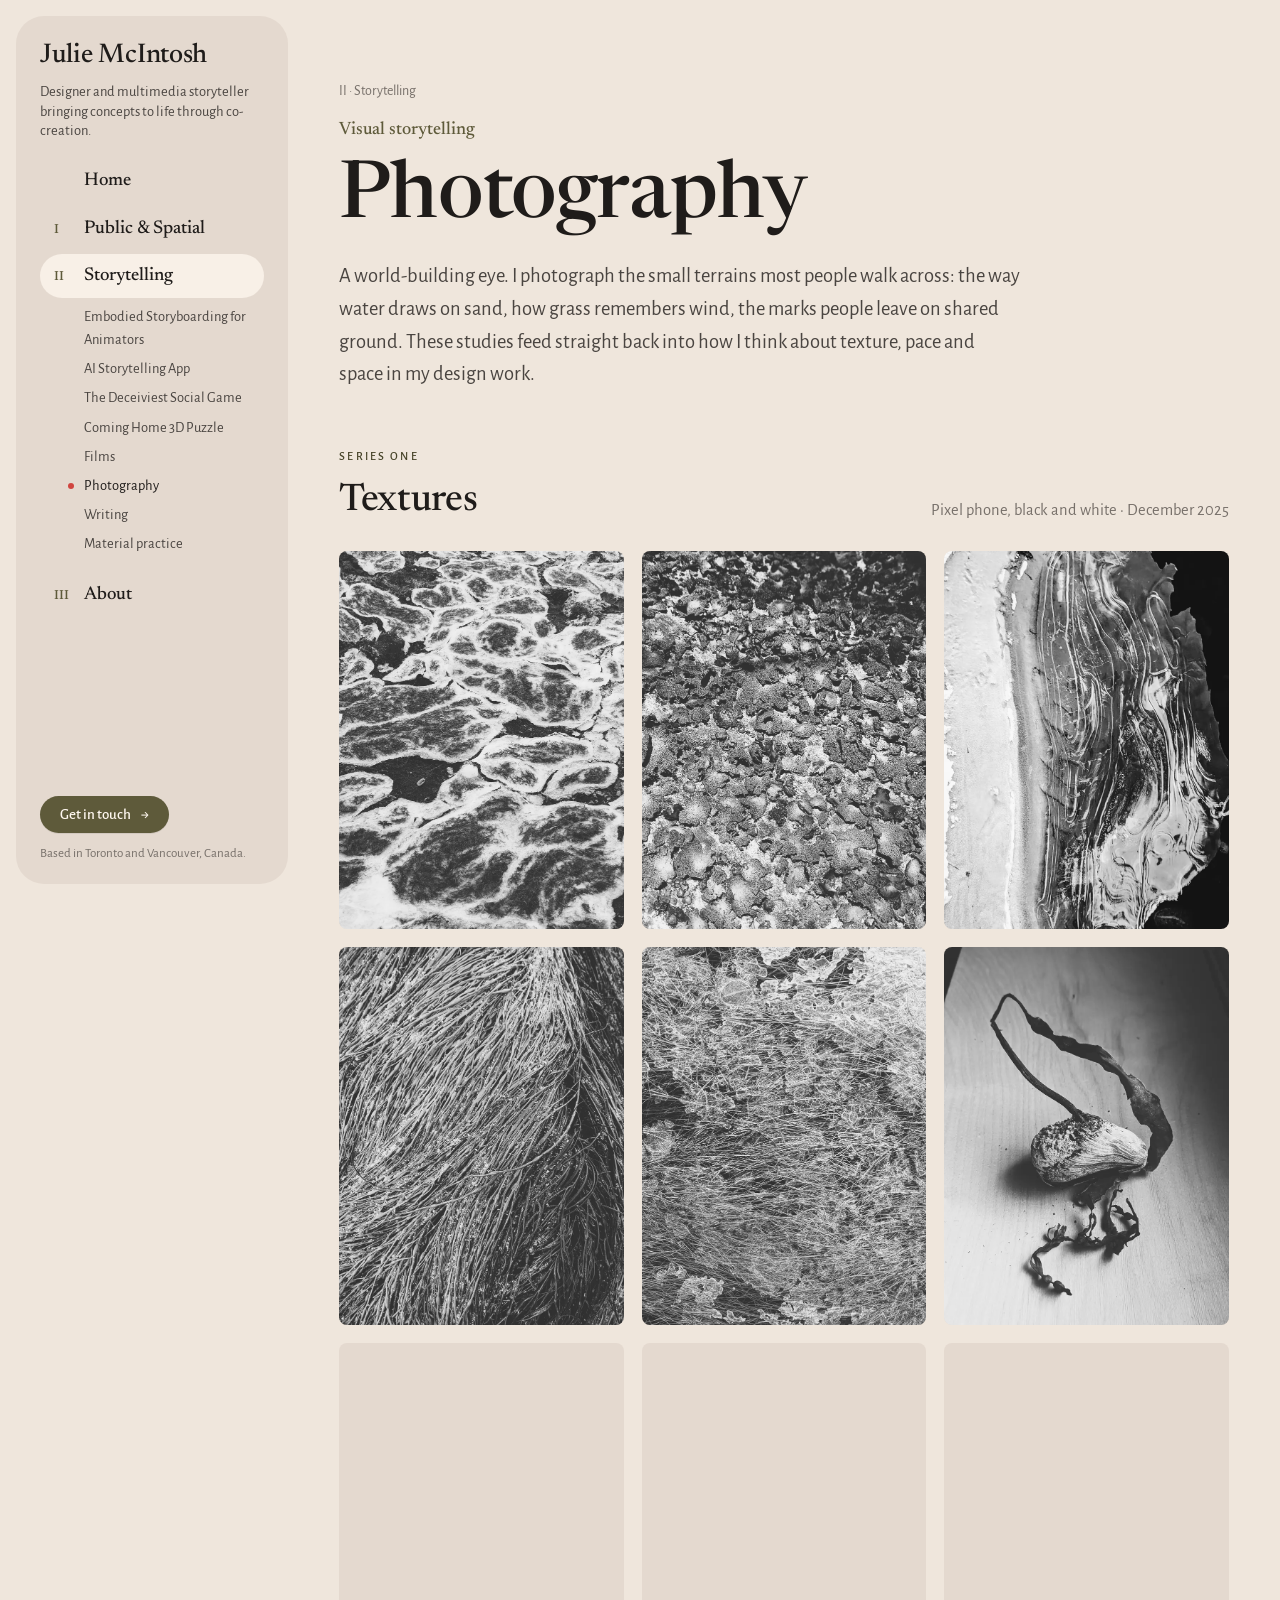
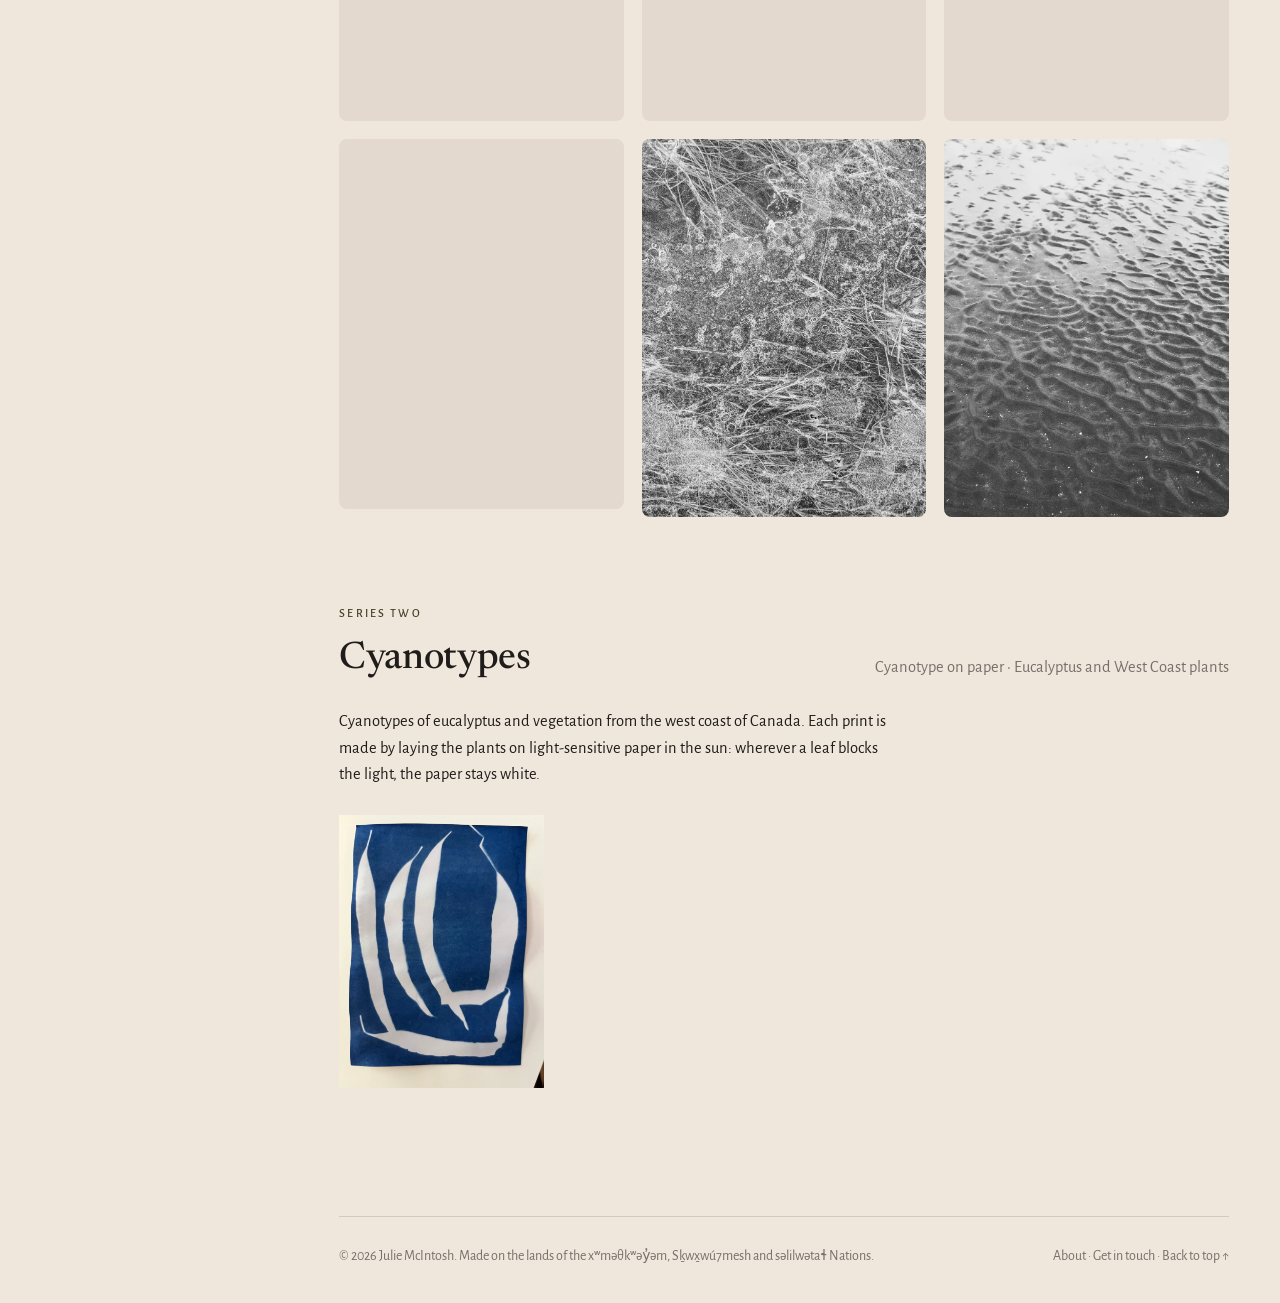
<file: photography.html>
<!doctype html>
<html lang="en" class="no-js">
<head>
<meta charset="utf-8">
<meta name="robots" content="noindex, nofollow">
<meta name="viewport" content="width=device-width, initial-scale=1">
<title>Photography · Julie McIntosh</title>
<meta name="description" content="Visual storytelling by Julie McIntosh: photography with a world-building eye for texture, spatial observation, mood and play.">
<meta property="og:title" content="Photography">
<meta property="og:description" content="Visual storytelling by Julie McIntosh: photography with a world-building eye for texture, spatial observation, mood and play.">
<meta property="og:type" content="website">
<meta property="og:image" content="assets/img/photography/texture-11-1600.webp">
<meta name="theme-color" content="#efe6dc">
<link rel="icon" href="favicon.svg" type="image/svg+xml">
<link rel="preconnect" href="https://fonts.googleapis.com">
<link rel="preconnect" href="https://fonts.gstatic.com" crossorigin>
<link href="https://fonts.googleapis.com/css2?family=Alegreya+Sans:ital,wght@0,400;0,500;0,700;1,400&family=Newsreader:opsz,wght@6..72,400;6..72,500;6..72,600&display=swap" rel="stylesheet">
<link rel="stylesheet" href="assets/css/style.css?v=b9f9fbdd">
<script src="assets/js/main.js?v=22952735" defer></script>

</head>
<body>
<a class="skip" href="#main">Skip to content</a>

<header class="topbar">
  <a class="brand" href="index.html"><span class="brand__name">Julie McIntosh</span></a>
  <button class="menu-btn" aria-controls="site-nav" aria-expanded="false"><i></i>Menu</button>
</header>
<div class="scrim" aria-hidden="true"></div>

<div class="shell">
<aside class="sidebar" id="site-nav"><div class="sidebar__panel">
  <a class="brand" href="index.html"><span class="brand__name">Julie McIntosh</span><span class="brand__tag">Designer and multimedia storyteller bringing concepts to life through co-creation.</span></a>
  <nav aria-label="Main"><ul class="nav">
    <li class="nav__item"><a class="nav__link" href="index.html"><span class="nav__num"></span>Home</a></li>
    <li class="nav__item"><a class="nav__link" href="public-spatial.html"><span class="nav__num">I</span>Public &amp; Spatial</a><ul class="subnav"><li><a href="aniskomohcikewin.html">âniskômohcikewin</a></li><li><a href="tidal-pools.html">Tidal Pools</a></li><li><a href="montagnes-vertes.html">Montagnes vertes</a></li></ul></li><li class="nav__item is-open"><a class="nav__link" href="storytelling.html"><span class="nav__num">II</span>Storytelling</a><ul class="subnav"><li><a href="embodied-storyboarding.html">Embodied Storyboarding for Animators</a></li><li><a href="tall-tales.html">AI Storytelling App</a></li><li><a href="the-deceiviest.html">The Deceiviest Social Game</a></li><li><a href="coming-home.html">Coming Home 3D Puzzle</a></li><li><a href="films.html">Films</a></li><li><a href="photography.html" aria-current="page">Photography</a></li><li><a href="storytelling.html#writing">Writing</a></li><li><a href="material-practice.html">Material practice</a></li></ul></li><li class="nav__item"><a class="nav__link" href="about.html"><span class="nav__num">III</span>About</a></li>
  </ul></nav>
  <div class="sidebar__foot">
    <a class="btn" href="contact.html">Get in touch <span class="arrow">→</span></a>
    <p class="sidebar__note">Based in Toronto and Vancouver, Canada.</p>
  </div>
</div></aside>
<div class="main">
<main id="main" class="page">

<header class="chapter-head">
  <p class="crumbs reveal"><a href="storytelling.html">II · Storytelling</a></p>
  <span class="eyebrow reveal">Visual storytelling</span>
  <h1 class="reveal">Photography</h1>
  <p class="lead reveal">A world-building eye. I photograph the small terrains most people walk across: the way water draws on sand, how grass remembers wind, the marks people leave on shared ground. These studies feed straight back into how I think about texture, pace and space in my design work.</p>
</header>
<section class="section" style="margin-top:56px">
  <div class="section-head"><div><span class="eyebrow reveal">Series one</span><h2 class="h-lg reveal">Textures</h2></div><p class="muted reveal" style="margin:0">Pixel phone, black and white · December 2025</p></div>
  <div class="masonry" data-gallery>
    <figure class="tile reveal" style="margin:0 0 18px"><img src="assets/img/photography/texture-01-800.webp" srcset="assets/img/photography/texture-01-800.webp 800w, assets/img/photography/texture-01-1600.webp 1600w" sizes="(max-width: 680px) 100vw, 30vw" alt="Foam patterns on dark water" width="800" height="1063" loading="lazy" decoding="async" class="zoomable" data-full="assets/img/photography/texture-01-1600.webp"></figure><figure class="tile reveal" style="margin:0 0 18px"><img src="assets/img/photography/texture-02-800.webp" srcset="assets/img/photography/texture-02-800.webp 800w, assets/img/photography/texture-02-1600.webp 1600w" sizes="(max-width: 680px) 100vw, 30vw" alt="Long grass swept in one direction" width="800" height="1063" loading="lazy" decoding="async" class="zoomable" data-full="assets/img/photography/texture-02-1600.webp"></figure><figure class="tile reveal" style="margin:0 0 18px"><img src="assets/img/photography/texture-03-800.webp" srcset="assets/img/photography/texture-03-800.webp 800w, assets/img/photography/texture-03-1600.webp 1600w" sizes="(max-width: 680px) 100vw, 30vw" alt="Clover leaves and shadows" width="800" height="1063" loading="lazy" decoding="async" class="zoomable" data-full="assets/img/photography/texture-03-1600.webp"></figure><figure class="tile reveal" style="margin:0 0 18px"><img src="assets/img/photography/texture-04-800.webp" srcset="assets/img/photography/texture-04-800.webp 800w, assets/img/photography/texture-04-1600.webp 1600w" sizes="(max-width: 680px) 100vw, 30vw" alt="Footprints across boardwalk slats" width="800" height="1038" loading="lazy" decoding="async" class="zoomable" data-full="assets/img/photography/texture-04-1600.webp"></figure><figure class="tile reveal" style="margin:0 0 18px"><img src="assets/img/photography/texture-05-800.webp" srcset="assets/img/photography/texture-05-800.webp 800w, assets/img/photography/texture-05-1600.webp 1600w" sizes="(max-width: 680px) 100vw, 30vw" alt="Fallen leaves" width="800" height="1063" loading="lazy" decoding="async" class="zoomable" data-full="assets/img/photography/texture-05-1600.webp"></figure><figure class="tile reveal" style="margin:0 0 18px"><img src="assets/img/photography/texture-06-800.webp" srcset="assets/img/photography/texture-06-800.webp 800w, assets/img/photography/texture-06-1600.webp 1600w" sizes="(max-width: 680px) 100vw, 30vw" alt="Frost over grass" width="800" height="1063" loading="lazy" decoding="async" class="zoomable" data-full="assets/img/photography/texture-06-1600.webp"></figure><figure class="tile reveal" style="margin:0 0 18px"><img src="assets/img/photography/texture-07-800.webp" srcset="assets/img/photography/texture-07-800.webp 800w, assets/img/photography/texture-07-1600.webp 1600w" sizes="(max-width: 680px) 100vw, 30vw" alt="Dry grass and a spider web" width="800" height="1063" loading="lazy" decoding="async" class="zoomable" data-full="assets/img/photography/texture-07-1600.webp"></figure><figure class="tile reveal" style="margin:0 0 18px"><img src="assets/img/photography/texture-08-800.webp" srcset="assets/img/photography/texture-08-800.webp 800w, assets/img/photography/texture-08-1600.webp 1600w" sizes="(max-width: 680px) 100vw, 30vw" alt="Moss and grass textures" width="800" height="1063" loading="lazy" decoding="async" class="zoomable" data-full="assets/img/photography/texture-08-1600.webp"></figure><figure class="tile reveal" style="margin:0 0 18px"><img src="assets/img/photography/texture-09-800.webp" srcset="assets/img/photography/texture-09-800.webp 800w, assets/img/photography/texture-09-1600.webp 1600w" sizes="(max-width: 680px) 100vw, 30vw" alt="Layered sediment in ice" width="800" height="1063" loading="lazy" decoding="async" class="zoomable" data-full="assets/img/photography/texture-09-1600.webp"></figure><figure class="tile reveal" style="margin:0 0 18px"><img src="assets/img/photography/texture-10-800.webp" srcset="assets/img/photography/texture-10-800.webp 800w, assets/img/photography/texture-10-1600.webp 1600w" sizes="(max-width: 680px) 100vw, 30vw" alt="Kelp and a shell on a pale surface" width="800" height="1063" loading="lazy" decoding="async" class="zoomable" data-full="assets/img/photography/texture-10-1600.webp"></figure><figure class="tile reveal" style="margin:0 0 18px"><img src="assets/img/photography/texture-11-800.webp" srcset="assets/img/photography/texture-11-800.webp 800w, assets/img/photography/texture-11-1600.webp 1600w" sizes="(max-width: 680px) 100vw, 30vw" alt="Sand ripples" width="800" height="1063" loading="lazy" decoding="async" class="zoomable" data-full="assets/img/photography/texture-11-1600.webp"></figure><figure class="tile reveal" style="margin:0 0 18px"><img src="assets/img/photography/texture-12-800.webp" srcset="assets/img/photography/texture-12-800.webp 800w, assets/img/photography/texture-12-1600.webp 1600w" sizes="(max-width: 680px) 100vw, 30vw" alt="Ripples in shallow water" width="800" height="1063" loading="lazy" decoding="async" class="zoomable" data-full="assets/img/photography/texture-12-1600.webp"></figure>
  </div>
</section>
<section class="section" style="margin-top:72px">
  <div class="section-head"><div><span class="eyebrow reveal">Series two</span><h2 class="h-lg reveal">Cyanotypes</h2></div><p class="muted reveal" style="margin:0">Cyanotype on paper · Eucalyptus and West Coast plants</p></div>
  <div class="prose reveal" style="max-width:62ch;margin-bottom:28px"><p>Cyanotypes of eucalyptus and vegetation from the west coast of Canada. Each print is made by laying the plants on light-sensitive paper in the sun: wherever a leaf blocks the light, the paper stays white.</p></div>
  <div class="figs figs--4" style="margin-top:0" data-gallery><img src="assets/img/material/cyanotype-1-800.webp" alt="Cyanotype: white silhouettes of long, curving eucalyptus leaves on deep blue" width="800" height="1067" loading="lazy" decoding="async" class="zoomable" data-full="assets/img/material/cyanotype-1-800.webp"><img src="assets/img/material/cyanotype-2-800.webp" alt="Cyanotype: white plant shapes crossing in a star on deep blue" width="800" height="1067" loading="lazy" decoding="async" class="zoomable" data-full="assets/img/material/cyanotype-2-800.webp"><img src="assets/img/material/cyanotype-3-800.webp" alt="Cyanotype: soft, misty white traces of vegetation in a loose ring on blue" width="800" height="1067" loading="lazy" decoding="async" class="zoomable" data-full="assets/img/material/cyanotype-3-800.webp"><img src="assets/img/material/cyanotype-4-800.webp" alt="Cyanotype: white silhouettes of round eucalyptus leaves and a stem on deep blue" width="800" height="1067" loading="lazy" decoding="async" class="zoomable" data-full="assets/img/material/cyanotype-4-800.webp"></div>
</section>
</main>
<footer class="footer">
  <span>© 2026 Julie McIntosh. Made on the lands of the xʷməθkʷəy̓əm, Sḵwx̱wú7mesh and səlilwətaɬ Nations.</span>
  <span><a href="about.html">About</a> · <a href="contact.html">Get in touch</a> · <a href="#main">Back to top ↑</a></span>
</footer>
</div>
</div>
</body>
</html>
</file>
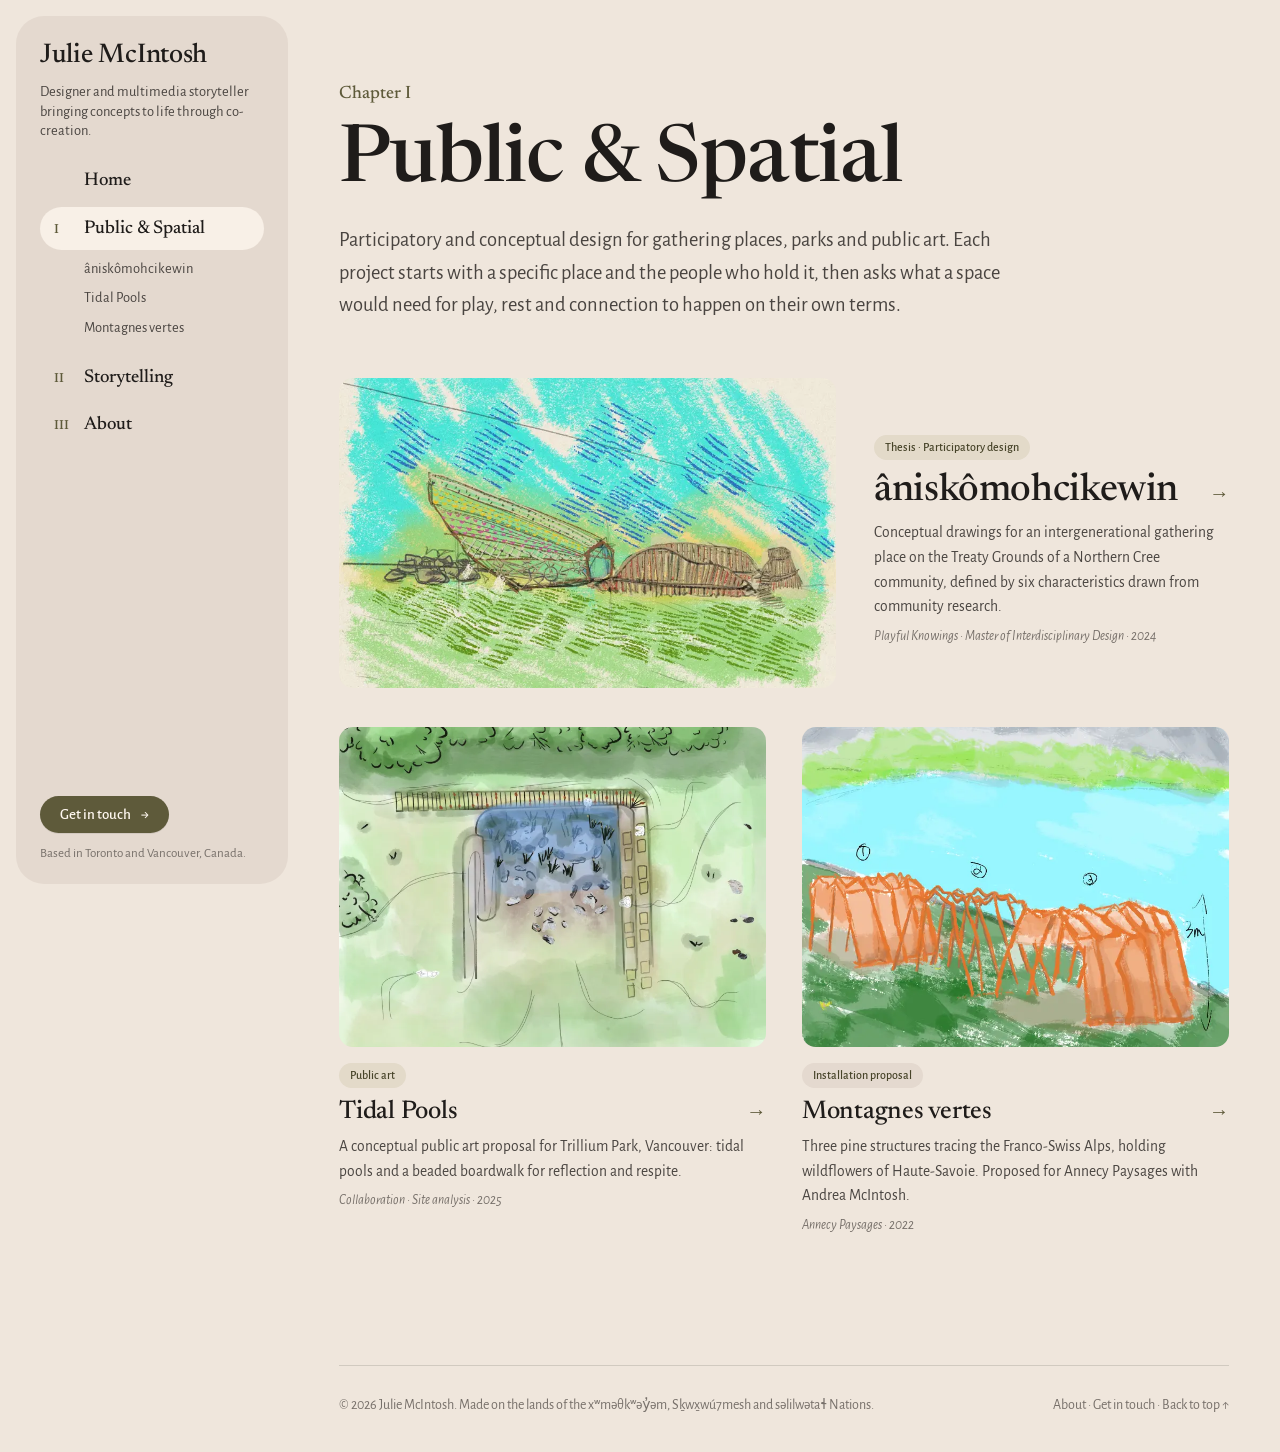
<file: public-spatial.html>
<!doctype html>
<html lang="en" class="no-js">
<head>
<meta charset="utf-8">
<meta name="robots" content="noindex, nofollow">
<meta name="viewport" content="width=device-width, initial-scale=1">
<title>Public & Spatial · Julie McIntosh</title>
<meta name="description" content="Participatory and conceptual design for gathering places, parks and public art by Julie McIntosh.">
<meta property="og:title" content="Public &amp; Spatial">
<meta property="og:description" content="Participatory and conceptual design for gathering places, parks and public art by Julie McIntosh.">
<meta property="og:type" content="website">
<meta property="og:image" content="assets/img/aniskomohcikewin/panoramic-1600.webp">
<meta name="theme-color" content="#efe6dc">
<link rel="icon" href="favicon.svg" type="image/svg+xml">
<link rel="preconnect" href="https://fonts.googleapis.com">
<link rel="preconnect" href="https://fonts.gstatic.com" crossorigin>
<link href="https://fonts.googleapis.com/css2?family=Alegreya+Sans:ital,wght@0,400;0,500;0,700;1,400&family=Newsreader:opsz,wght@6..72,400;6..72,500;6..72,600&display=swap" rel="stylesheet">
<link rel="stylesheet" href="assets/css/style.css?v=b9f9fbdd">
<script src="assets/js/main.js?v=22952735" defer></script>

</head>
<body>
<a class="skip" href="#main">Skip to content</a>

<header class="topbar">
  <a class="brand" href="index.html"><span class="brand__name">Julie McIntosh</span></a>
  <button class="menu-btn" aria-controls="site-nav" aria-expanded="false"><i></i>Menu</button>
</header>
<div class="scrim" aria-hidden="true"></div>

<div class="shell">
<aside class="sidebar" id="site-nav"><div class="sidebar__panel">
  <a class="brand" href="index.html"><span class="brand__name">Julie McIntosh</span><span class="brand__tag">Designer and multimedia storyteller bringing concepts to life through co-creation.</span></a>
  <nav aria-label="Main"><ul class="nav">
    <li class="nav__item"><a class="nav__link" href="index.html"><span class="nav__num"></span>Home</a></li>
    <li class="nav__item is-open"><a class="nav__link" href="public-spatial.html" aria-current="page"><span class="nav__num">I</span>Public &amp; Spatial</a><ul class="subnav"><li><a href="aniskomohcikewin.html">âniskômohcikewin</a></li><li><a href="tidal-pools.html">Tidal Pools</a></li><li><a href="montagnes-vertes.html">Montagnes vertes</a></li></ul></li><li class="nav__item"><a class="nav__link" href="storytelling.html"><span class="nav__num">II</span>Storytelling</a><ul class="subnav"><li><a href="embodied-storyboarding.html">Embodied Storyboarding for Animators</a></li><li><a href="tall-tales.html">AI Storytelling App</a></li><li><a href="the-deceiviest.html">The Deceiviest Social Game</a></li><li><a href="coming-home.html">Coming Home 3D Puzzle</a></li><li><a href="films.html">Films</a></li><li><a href="photography.html">Photography</a></li><li><a href="storytelling.html#writing">Writing</a></li><li><a href="material-practice.html">Material practice</a></li></ul></li><li class="nav__item"><a class="nav__link" href="about.html"><span class="nav__num">III</span>About</a></li>
  </ul></nav>
  <div class="sidebar__foot">
    <a class="btn" href="contact.html">Get in touch <span class="arrow">→</span></a>
    <p class="sidebar__note">Based in Toronto and Vancouver, Canada.</p>
  </div>
</div></aside>
<div class="main">
<main id="main" class="page">

<header class="chapter-head">
  <span class="eyebrow reveal">Chapter I</span>
  <h1 class="reveal">Public &amp; Spatial</h1>
  <p class="lead reveal">Participatory and conceptual design for gathering places, parks and public art. Each project starts with a specific place and the people who hold it, then asks what a space would need for play, rest and connection to happen on their own terms.</p>
</header>
<div class="cards" style="margin-top:56px">
  <a class="card card--wide reveal" href="aniskomohcikewin.html"><div class="card__img"><img src="assets/img/aniskomohcikewin/panoramic-800.webp" srcset="assets/img/aniskomohcikewin/panoramic-800.webp 800w, assets/img/aniskomohcikewin/panoramic-1600.webp 1600w" sizes="(max-width: 960px) 100vw, 45vw" alt="Pastel drawing of a long wooden gathering structure" width="800" height="533" loading="lazy" decoding="async"></div>
    <div class="card__body"><span class="tag">Thesis · Participatory design</span><h3>âniskômohcikewin <span class="arrow-mark">→</span></h3><p>Conceptual drawings for an intergenerational gathering place on the Treaty Grounds of a Northern Cree community, defined by six characteristics drawn from community research.</p><p class="meta">Playful Knowings · Master of Interdisciplinary Design · 2024</p></div></a>
  <a class="card reveal" href="tidal-pools.html"><div class="card__img"><img src="assets/img/tidal-pools/render-1-800.webp" srcset="assets/img/tidal-pools/render-1-800.webp 800w, assets/img/tidal-pools/render-1-1600.webp 1600w" sizes="(max-width: 680px) 100vw, 40vw" alt="Watercolour site plan of Tidal Pools" width="800" height="621" loading="lazy" decoding="async"></div>
    <div class="card__body"><span class="tag">Public art</span><h3>Tidal Pools <span class="arrow-mark">→</span></h3><p>A conceptual public art proposal for Trillium Park, Vancouver: tidal pools and a beaded boardwalk for reflection and respite.</p><p class="meta">Collaboration · Site analysis · 2025</p></div></a>
  <a class="card reveal" href="montagnes-vertes.html"><div class="card__img"><img src="assets/img/annecy/sketch-lake-800.webp" srcset="assets/img/annecy/sketch-lake-800.webp 800w, assets/img/annecy/sketch-lake-1600.webp 1600w" sizes="(max-width: 680px) 100vw, 40vw" alt="Painted sketch of orange arches by a mountain lake" width="800" height="1035" loading="lazy" decoding="async"></div>
    <div class="card__body"><span class="tag tag--sand">Installation proposal</span><h3>Montagnes vertes <span class="arrow-mark">→</span></h3><p>Three pine structures tracing the Franco-Swiss Alps, holding wildflowers of Haute-Savoie. Proposed for Annecy Paysages with Andrea McIntosh.</p><p class="meta">Annecy Paysages · 2022</p></div></a>
</div>
</main>
<footer class="footer">
  <span>© 2026 Julie McIntosh. Made on the lands of the xʷməθkʷəy̓əm, Sḵwx̱wú7mesh and səlilwətaɬ Nations.</span>
  <span><a href="about.html">About</a> · <a href="contact.html">Get in touch</a> · <a href="#main">Back to top ↑</a></span>
</footer>
</div>
</div>
</body>
</html>
</file>
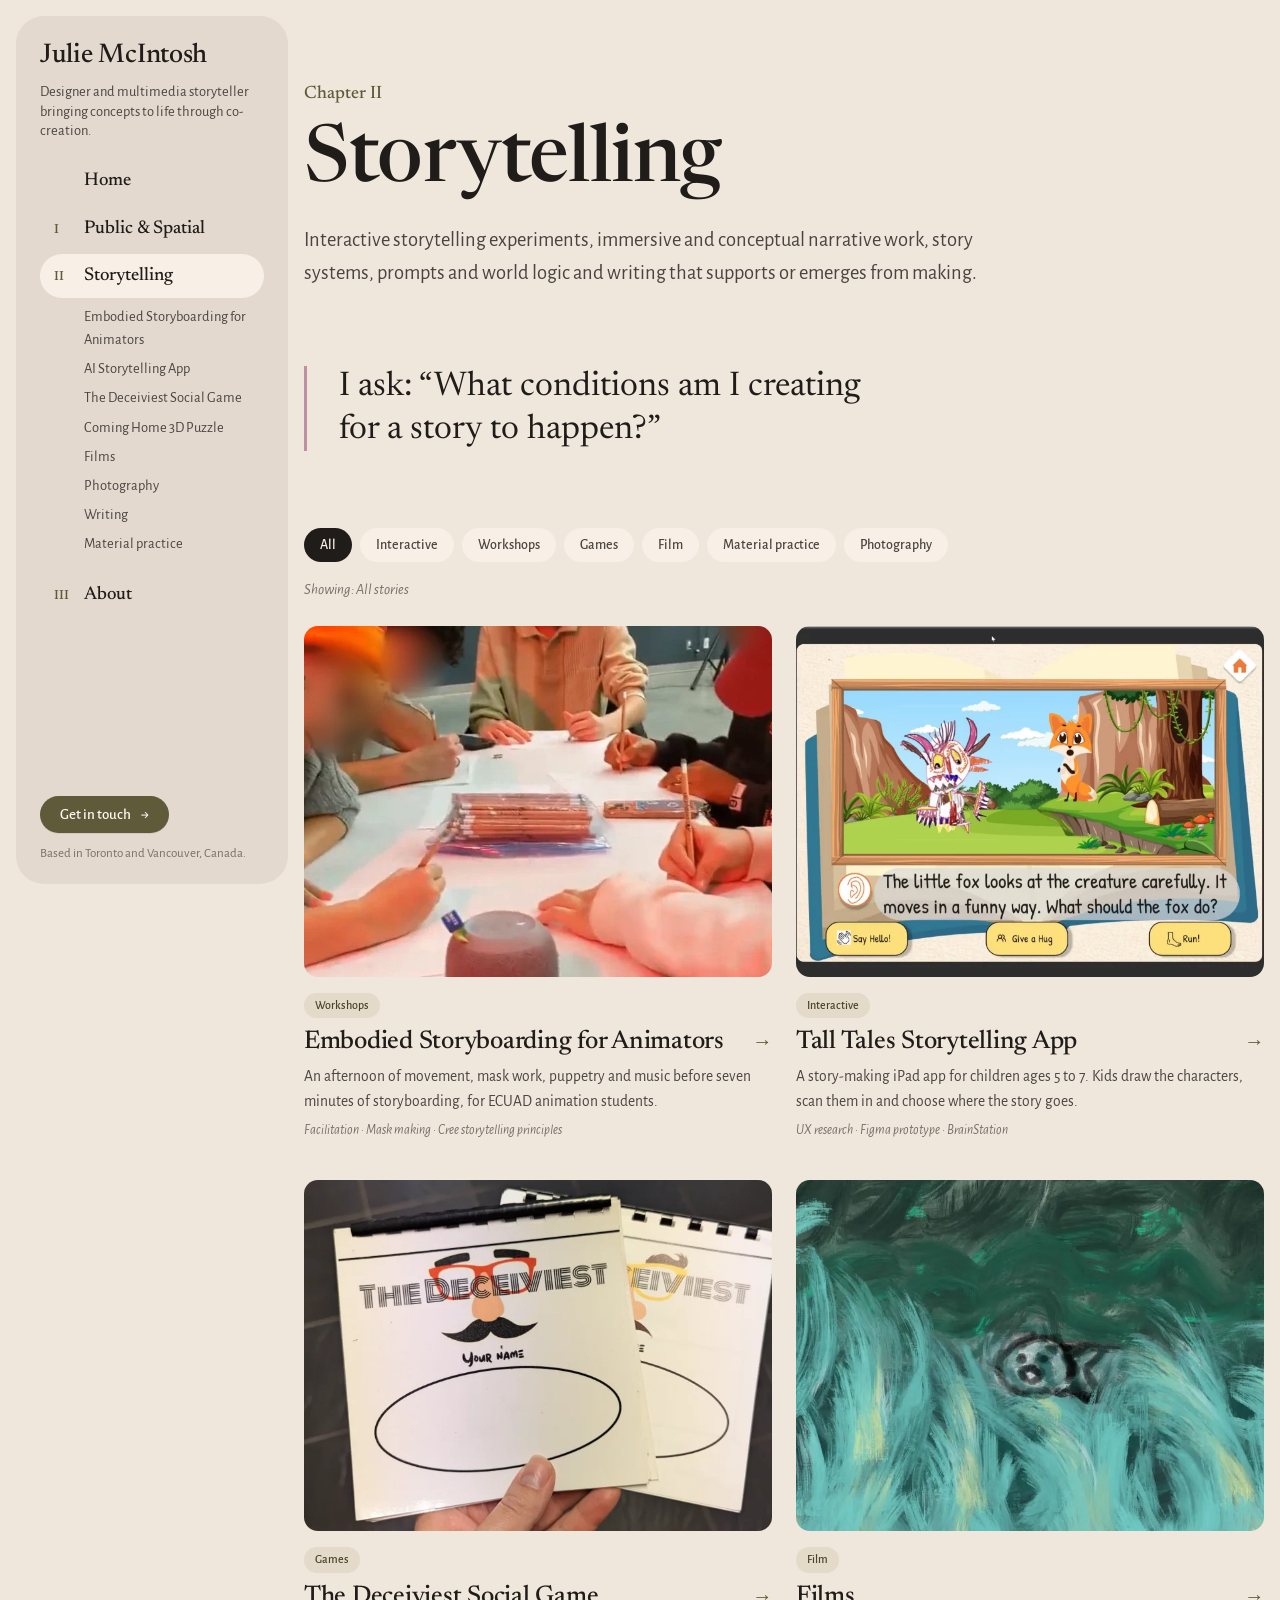
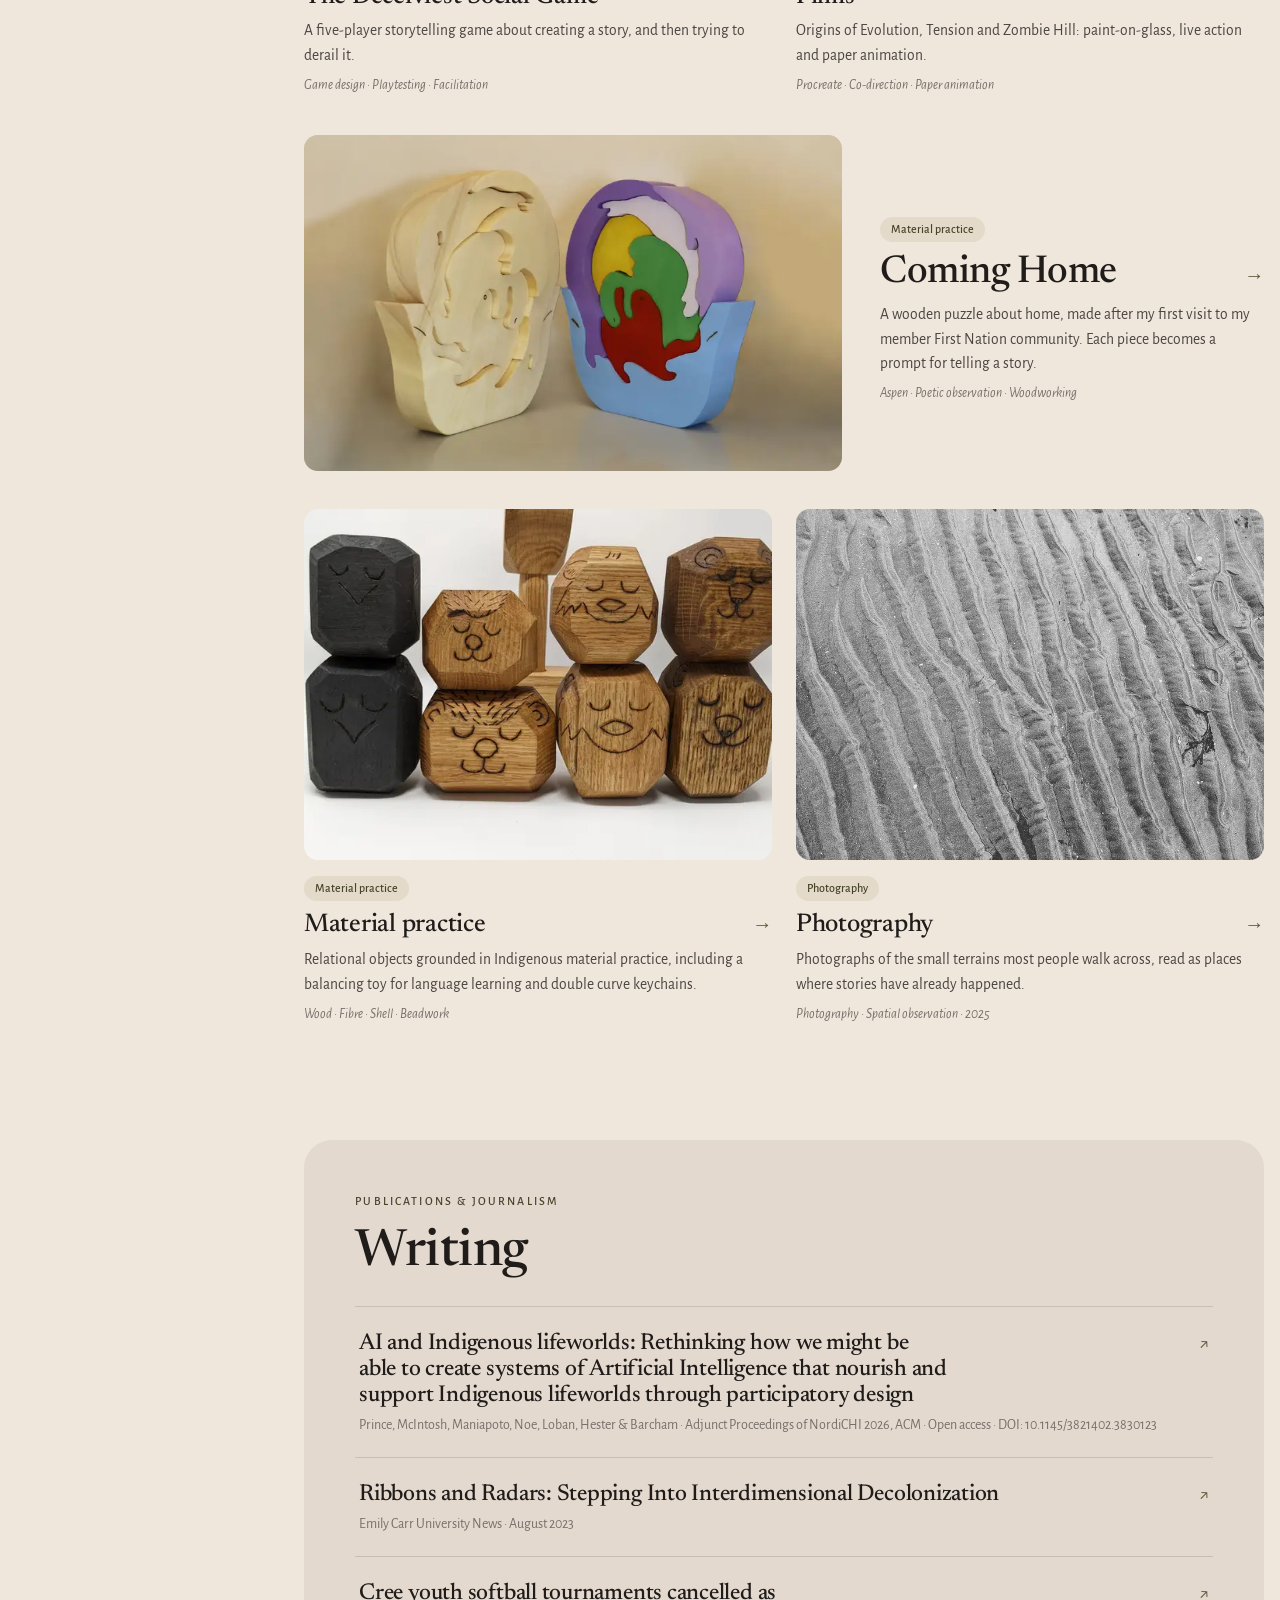
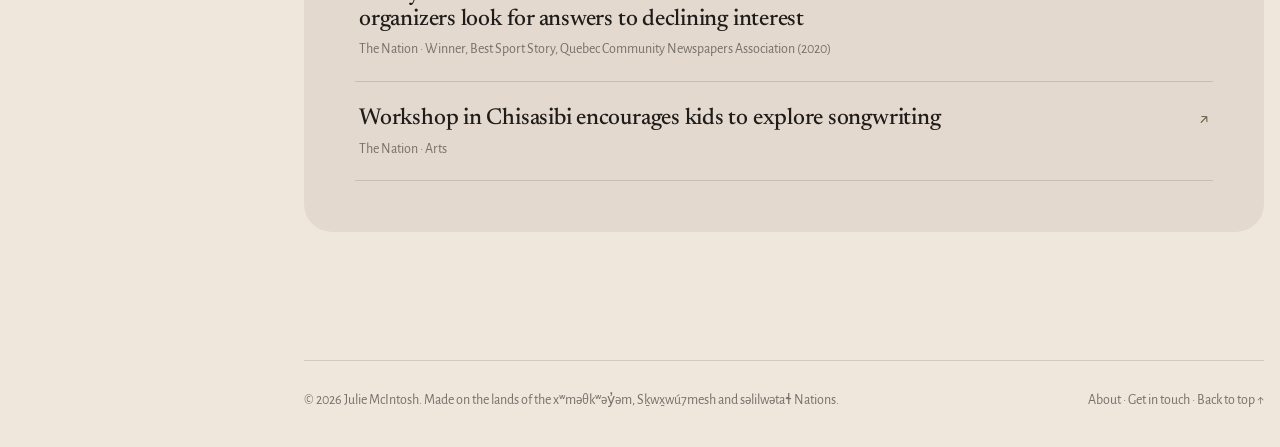
<file: storytelling.html>
<!doctype html>
<html lang="en" class="no-js">
<head>
<meta charset="utf-8">
<meta name="robots" content="noindex, nofollow">
<meta name="viewport" content="width=device-width, initial-scale=1">
<title>Storytelling · Julie McIntosh</title>
<meta name="description" content="Interactive storytelling experiments, workshops, films, games, material practice, visual storytelling and writing by Julie McIntosh.">
<meta property="og:title" content="Storytelling">
<meta property="og:description" content="Interactive storytelling experiments, workshops, films, games, material practice, visual storytelling and writing by Julie McIntosh.">
<meta property="og:type" content="website">
<meta property="og:image" content="assets/img/embodied/masks-group-1600.webp">
<meta name="theme-color" content="#efe6dc">
<link rel="icon" href="favicon.svg" type="image/svg+xml">
<link rel="preconnect" href="https://fonts.googleapis.com">
<link rel="preconnect" href="https://fonts.gstatic.com" crossorigin>
<link href="https://fonts.googleapis.com/css2?family=Alegreya+Sans:ital,wght@0,400;0,500;0,700;1,400&family=Newsreader:opsz,wght@6..72,400;6..72,500;6..72,600&display=swap" rel="stylesheet">
<link rel="stylesheet" href="assets/css/style.css?v=b9f9fbdd">
<script src="assets/js/main.js?v=22952735" defer></script>

</head>
<body>
<a class="skip" href="#main">Skip to content</a>

<header class="topbar">
  <a class="brand" href="index.html"><span class="brand__name">Julie McIntosh</span></a>
  <button class="menu-btn" aria-controls="site-nav" aria-expanded="false"><i></i>Menu</button>
</header>
<div class="scrim" aria-hidden="true"></div>

<div class="shell">
<aside class="sidebar" id="site-nav"><div class="sidebar__panel">
  <a class="brand" href="index.html"><span class="brand__name">Julie McIntosh</span><span class="brand__tag">Designer and multimedia storyteller bringing concepts to life through co-creation.</span></a>
  <nav aria-label="Main"><ul class="nav">
    <li class="nav__item"><a class="nav__link" href="index.html"><span class="nav__num"></span>Home</a></li>
    <li class="nav__item"><a class="nav__link" href="public-spatial.html"><span class="nav__num">I</span>Public &amp; Spatial</a><ul class="subnav"><li><a href="aniskomohcikewin.html">âniskômohcikewin</a></li><li><a href="tidal-pools.html">Tidal Pools</a></li><li><a href="montagnes-vertes.html">Montagnes vertes</a></li></ul></li><li class="nav__item is-open"><a class="nav__link" href="storytelling.html" aria-current="page"><span class="nav__num">II</span>Storytelling</a><ul class="subnav"><li><a href="embodied-storyboarding.html">Embodied Storyboarding for Animators</a></li><li><a href="tall-tales.html">AI Storytelling App</a></li><li><a href="the-deceiviest.html">The Deceiviest Social Game</a></li><li><a href="coming-home.html">Coming Home 3D Puzzle</a></li><li><a href="films.html">Films</a></li><li><a href="photography.html">Photography</a></li><li><a href="storytelling.html#writing">Writing</a></li><li><a href="material-practice.html">Material practice</a></li></ul></li><li class="nav__item"><a class="nav__link" href="about.html"><span class="nav__num">III</span>About</a></li>
  </ul></nav>
  <div class="sidebar__foot">
    <a class="btn" href="contact.html">Get in touch <span class="arrow">→</span></a>
    <p class="sidebar__note">Based in Toronto and Vancouver, Canada.</p>
  </div>
</div></aside>
<div class="main">
<main id="main" class="page page--wide">

<header class="chapter-head">
  <span class="eyebrow reveal">Chapter II</span>
  <h1 class="reveal">Storytelling</h1>
  <p class="lead reveal">Interactive storytelling experiments, immersive and conceptual narrative work, story systems, prompts and world logic and writing that supports or emerges from making.</p>
  <blockquote class="pull reveal">I ask: “What conditions am I creating for a story to happen?”</blockquote>
</header>
<div class="filters reveal" data-filters="#story-cards" role="group" aria-label="Filter projects" style="margin-top:44px">
  <button class="chip" data-f="all" aria-pressed="true">All</button>
  <button class="chip" data-f="interactive" aria-pressed="false">Interactive</button>
  <button class="chip" data-f="workshop" aria-pressed="false">Workshops</button>
  <button class="chip" data-f="game" aria-pressed="false">Games</button>
  <button class="chip" data-f="film" aria-pressed="false">Film</button>
  <button class="chip" data-f="material" aria-pressed="false">Material practice</button>
  <button class="chip" data-f="photography" aria-pressed="false">Photography</button>
</div>
<p class="showing" data-showing aria-live="polite">Showing: All stories</p>
<div class="cards" id="story-cards">
  <a class="card reveal" data-kind="workshop" href="embodied-storyboarding.html"><div class="card__img"><img src="assets/img/embodied/table-drawing-800.webp" alt="Workshop participants drawing with pencils around a shared table" width="712" height="657" loading="lazy" decoding="async"></div>
    <div class="card__body"><span class="tag">Workshops</span><h3>Embodied Storyboarding for Animators <span class="arrow-mark">→</span></h3><p>An afternoon of movement, mask work, puppetry and music before seven minutes of storyboarding, for ECUAD animation students.</p><p class="meta">Facilitation · Mask making · Cree storytelling principles</p></div></a>
  <a class="card reveal" data-kind="interactive" href="tall-tales.html"><div class="card__img"><img src="assets/img/tall-tales/screen-fox-800.webp" srcset="assets/img/tall-tales/screen-fox-800.webp 800w, assets/img/tall-tales/screen-fox-1600.webp 1600w" sizes="(max-width: 680px) 100vw, 40vw" alt="Tall Tales screen on a tablet: a child’s drawing of a creature meets a cartoon fox, with three story choices" width="800" height="559" loading="lazy" decoding="async"></div>
    <div class="card__body"><span class="tag">Interactive</span><h3>Tall Tales Storytelling App <span class="arrow-mark">→</span></h3><p>A story-making iPad app for children ages 5 to 7. Kids draw the characters, scan them in and choose where the story goes.</p><p class="meta">UX research · Figma prototype · BrainStation</p></div></a>
  <a class="card reveal" data-kind="game interactive" href="the-deceiviest.html"><div class="card__img"><img src="assets/img/deceiviest/flipbooks-800.webp" srcset="assets/img/deceiviest/flipbooks-800.webp 800w, assets/img/deceiviest/flipbooks-1600.webp 1600w" sizes="(max-width: 680px) 100vw, 40vw" alt="A hand holding two spiral-bound The Deceiviest flipbooks, with glasses, nose and moustache disguises on their covers" width="800" height="526" loading="lazy" decoding="async"></div>
    <div class="card__body"><span class="tag">Games</span><h3>The Deceiviest Social Game <span class="arrow-mark">→</span></h3><p>A five-player storytelling game about creating a story, and then trying to derail it.</p><p class="meta">Game design · Playtesting · Facilitation</p></div></a>
  <a class="card reveal" data-kind="film" href="films.html"><div class="card__img"><img src="assets/img/films/origins-still-800.webp" srcset="assets/img/films/origins-still-800.webp 800w, assets/img/films/origins-still-1600.webp 1600w" sizes="(max-width: 680px) 100vw, 40vw" alt="Painted green and teal brushstrokes from Origins of Evolution" width="800" height="800" loading="lazy" decoding="async"></div>
    <div class="card__body"><span class="tag">Film</span><h3>Films <span class="arrow-mark">→</span></h3><p>Origins of Evolution, Tension and Zombie Hill: paint-on-glass, live action and paper animation.</p><p class="meta">Procreate · Co-direction · Paper animation</p></div></a>
  <a class="card card--wide reveal" data-kind="material" href="coming-home.html"><div class="card__img"><img src="assets/img/material/coming-home-pair-800.webp" srcset="assets/img/material/coming-home-pair-800.webp 800w, assets/img/material/coming-home-pair-1600.webp 1600w" sizes="(max-width: 680px) 100vw, 55vw" alt="The stained and painted Coming Home puzzles side by side" width="800" height="1200" loading="lazy" decoding="async" style="object-position:50% 72%"></div>
    <div class="card__body"><span class="tag">Material practice</span><h3>Coming Home <span class="arrow-mark">→</span></h3><p>A wooden puzzle about home, made after my first visit to my member First Nation community. Each piece becomes a prompt for telling a story.</p><p class="meta">Aspen · Poetic observation · Woodworking</p></div></a>
  <a class="card reveal" data-kind="material" href="material-practice.html"><div class="card__img"><img src="assets/img/material/balancing-toy-set-800.webp" srcset="assets/img/material/balancing-toy-set-800.webp 800w, assets/img/material/balancing-toy-set-1600.webp 1600w" sizes="(max-width: 680px) 100vw, 40vw" alt="Carved wooden animal blocks with faces" width="800" height="450" loading="lazy" decoding="async"></div>
    <div class="card__body"><span class="tag">Material practice</span><h3>Material practice <span class="arrow-mark">→</span></h3><p>Relational objects grounded in Indigenous material practice, including a balancing toy for language learning and double curve keychains.</p><p class="meta">Wood · Fibre · Shell · Beadwork</p></div></a>
  <a class="card reveal" data-kind="photography" href="photography.html"><div class="card__img"><img src="assets/img/photography/texture-11-800.webp" srcset="assets/img/photography/texture-11-800.webp 800w, assets/img/photography/texture-11-1600.webp 1600w" sizes="(max-width: 680px) 100vw, 40vw" alt="Black and white sand ripples at low tide" width="800" height="1063" loading="lazy" decoding="async"></div>
    <div class="card__body"><span class="tag">Photography</span><h3>Photography <span class="arrow-mark">→</span></h3><p>Photographs of the small terrains most people walk across, read as places where stories have already happened.</p><p class="meta">Photography · Spatial observation · 2025</p></div></a>

</div>

<section class="section" id="writing">
  <div class="panel panel--sand">
    <span class="eyebrow reveal">Publications &amp; journalism</span>
    <h2 class="h-xl reveal" style="margin-bottom:24px">Writing</h2>
    <div class="list">
      <a class="list-link reveal" href="https://dl.acm.org/doi/10.1145/3821402.3830123" target="_blank" rel="noopener"><h3>AI and Indigenous lifeworlds: Rethinking how we might be able to create systems of Artificial Intelligence that nourish and support Indigenous lifeworlds through participatory design</h3><span class="arrow-mark" aria-hidden="true">↗</span><small>Prince, McIntosh, Maniapoto, Noe, Loban, Hester &amp; Barcham · Adjunct Proceedings of NordiCHI 2026, ACM · Open access · DOI: 10.1145/3821402.3830123</small></a><a class="list-link reveal" href="https://www.ecuad.ca/news/2023/ribbons-radars-interdimensional-decolonization" target="_blank" rel="noopener"><h3>Ribbons and Radars: Stepping Into Interdimensional Decolonization</h3><span class="arrow-mark" aria-hidden="true">↗</span><small>Emily Carr University News · August 2023</small></a><a class="list-link reveal" href="http://nationnews.ca/sports/cree-youth-softball-tournaments-cancelled-as-organizers-look-for-answers-to-declining-interest/" target="_blank" rel="noopener"><h3>Cree youth softball tournaments cancelled as organizers look for answers to declining interest</h3><span class="arrow-mark" aria-hidden="true">↗</span><small>The Nation · Winner, Best Sport Story, Quebec Community Newspapers Association (2020)</small></a><a class="list-link reveal" href="http://nationnews.ca/arts/workshop-in-chisasibi-encourages-kids-to-explore-songwriting/" target="_blank" rel="noopener"><h3>Workshop in Chisasibi encourages kids to explore songwriting</h3><span class="arrow-mark" aria-hidden="true">↗</span><small>The Nation · Arts</small></a>
    </div>
  </div>
</section>
</main>
<footer class="footer">
  <span>© 2026 Julie McIntosh. Made on the lands of the xʷməθkʷəy̓əm, Sḵwx̱wú7mesh and səlilwətaɬ Nations.</span>
  <span><a href="about.html">About</a> · <a href="contact.html">Get in touch</a> · <a href="#main">Back to top ↑</a></span>
</footer>
</div>
</div>
</body>
</html>
</file>
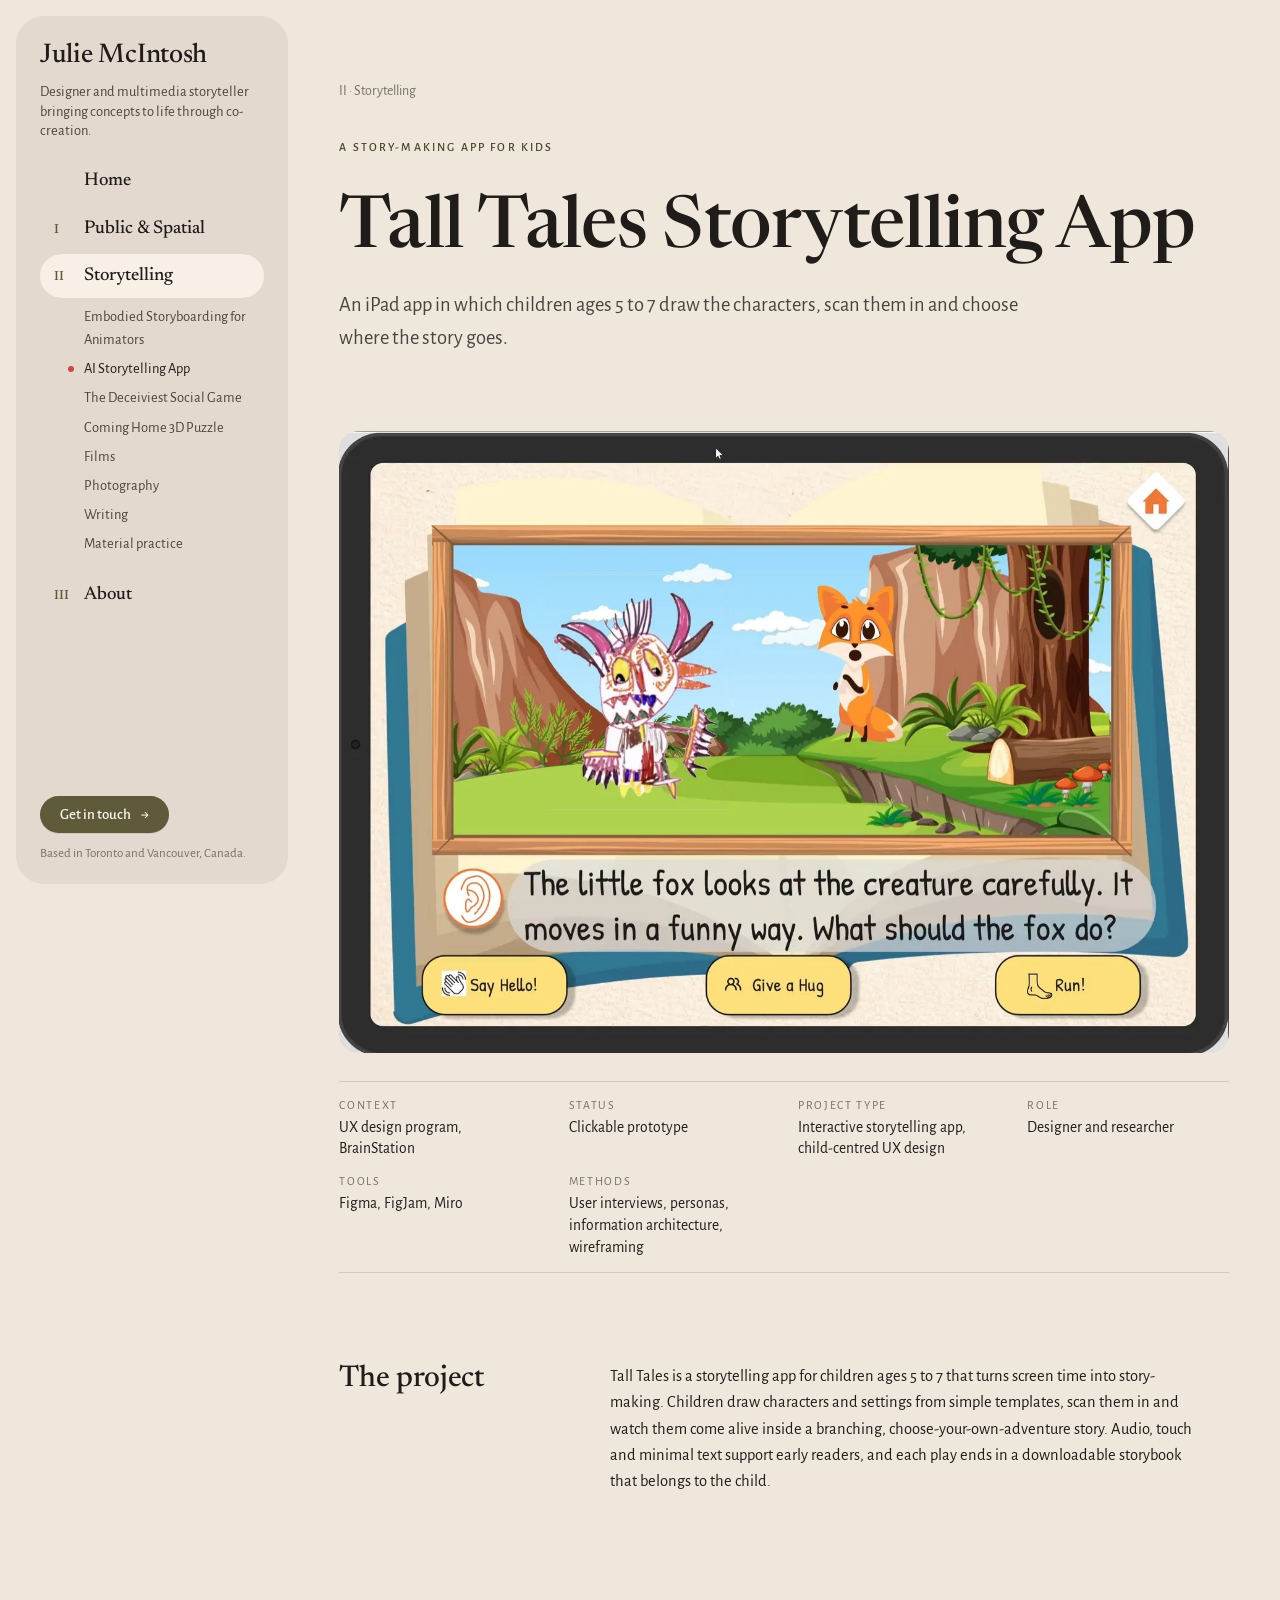
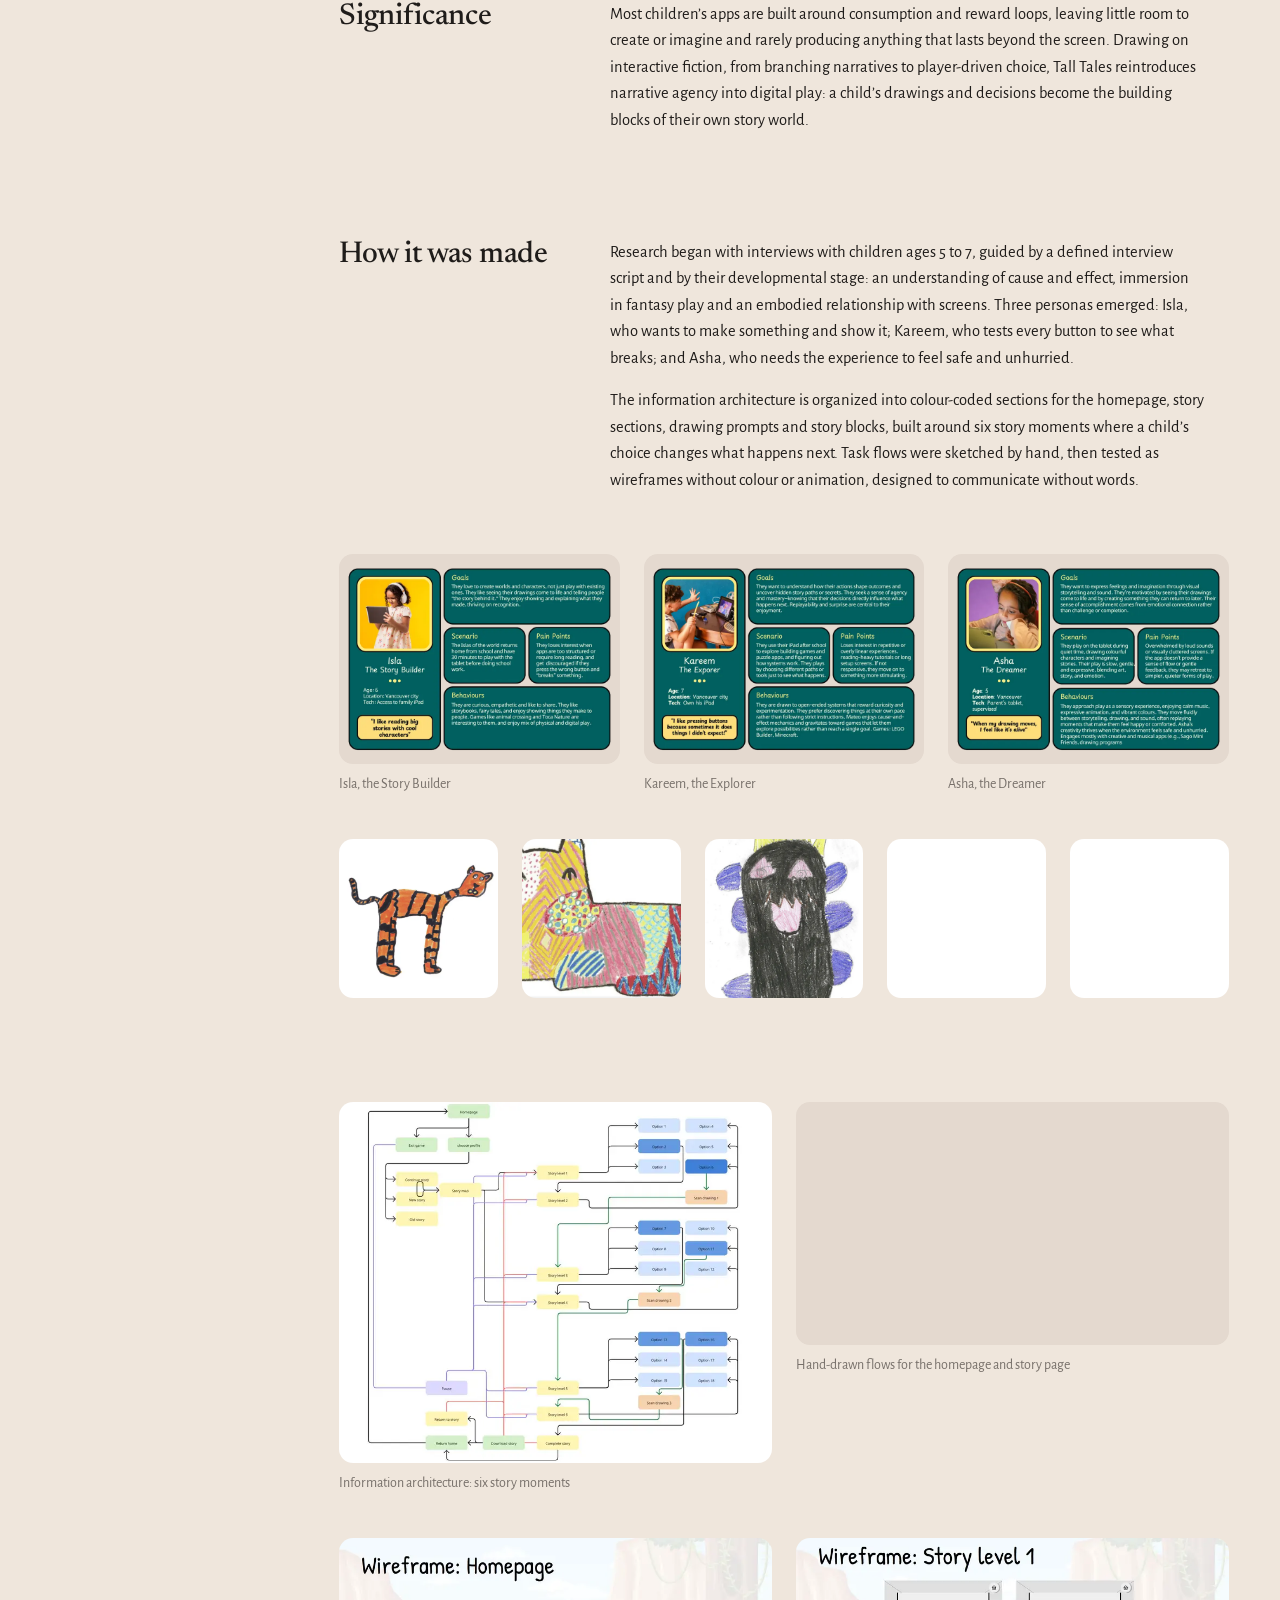
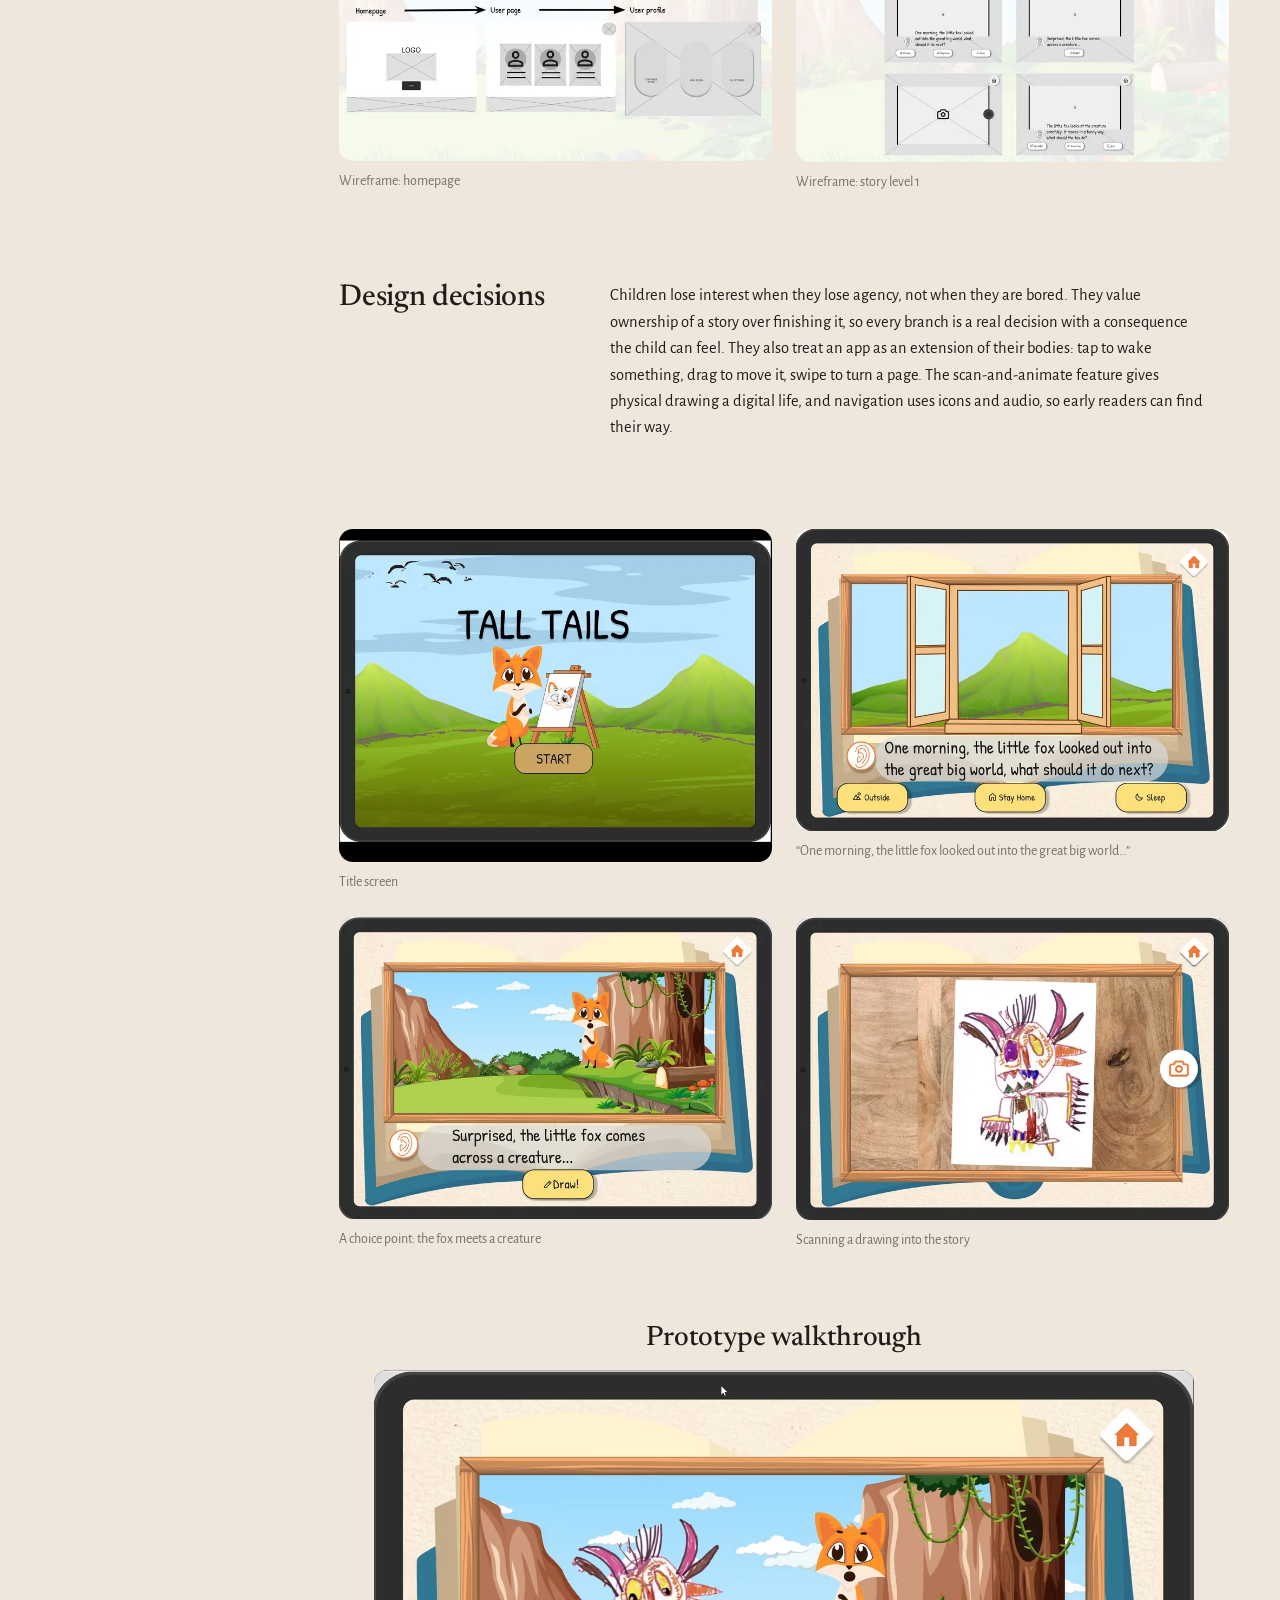
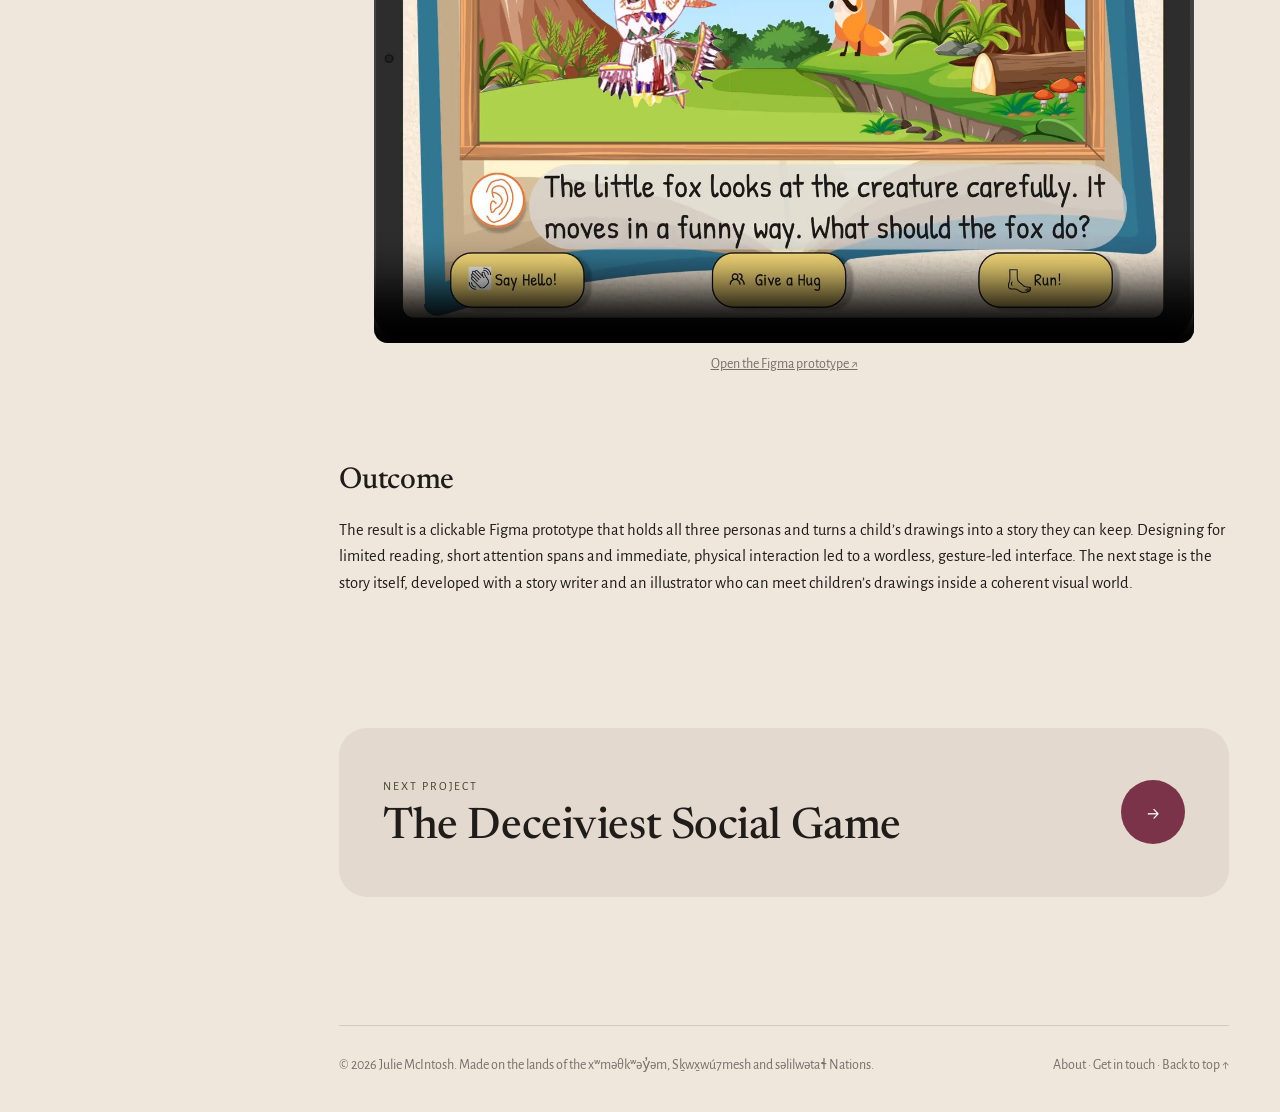
<file: tall-tales.html>
<!doctype html>
<html lang="en" class="no-js">
<head>
<meta charset="utf-8">
<meta name="robots" content="noindex, nofollow">
<meta name="viewport" content="width=device-width, initial-scale=1">
<title>Tall Tales Storytelling App · Julie McIntosh</title>
<meta name="description" content="Tall Tales Storytelling App: an iPad app in which children ages 5 to 7 draw the characters, scan them in and choose where the story goes. Designed by Julie McIntosh.">
<meta property="og:title" content="Tall Tales Storytelling App">
<meta property="og:description" content="Tall Tales Storytelling App: an iPad app in which children ages 5 to 7 draw the characters, scan them in and choose where the story goes. Designed by Julie McIntosh.">
<meta property="og:type" content="website">
<meta property="og:image" content="assets/img/tall-tales/screen-fox-1600.webp">
<meta name="theme-color" content="#efe6dc">
<link rel="icon" href="favicon.svg" type="image/svg+xml">
<link rel="preconnect" href="https://fonts.googleapis.com">
<link rel="preconnect" href="https://fonts.gstatic.com" crossorigin>
<link href="https://fonts.googleapis.com/css2?family=Alegreya+Sans:ital,wght@0,400;0,500;0,700;1,400&family=Newsreader:opsz,wght@6..72,400;6..72,500;6..72,600&display=swap" rel="stylesheet">
<link rel="stylesheet" href="assets/css/style.css?v=b9f9fbdd">
<script src="assets/js/main.js?v=22952735" defer></script>

</head>
<body>
<a class="skip" href="#main">Skip to content</a>

<header class="topbar">
  <a class="brand" href="index.html"><span class="brand__name">Julie McIntosh</span></a>
  <button class="menu-btn" aria-controls="site-nav" aria-expanded="false"><i></i>Menu</button>
</header>
<div class="scrim" aria-hidden="true"></div>

<div class="shell">
<aside class="sidebar" id="site-nav"><div class="sidebar__panel">
  <a class="brand" href="index.html"><span class="brand__name">Julie McIntosh</span><span class="brand__tag">Designer and multimedia storyteller bringing concepts to life through co-creation.</span></a>
  <nav aria-label="Main"><ul class="nav">
    <li class="nav__item"><a class="nav__link" href="index.html"><span class="nav__num"></span>Home</a></li>
    <li class="nav__item"><a class="nav__link" href="public-spatial.html"><span class="nav__num">I</span>Public &amp; Spatial</a><ul class="subnav"><li><a href="aniskomohcikewin.html">âniskômohcikewin</a></li><li><a href="tidal-pools.html">Tidal Pools</a></li><li><a href="montagnes-vertes.html">Montagnes vertes</a></li></ul></li><li class="nav__item is-open"><a class="nav__link" href="storytelling.html"><span class="nav__num">II</span>Storytelling</a><ul class="subnav"><li><a href="embodied-storyboarding.html">Embodied Storyboarding for Animators</a></li><li><a href="tall-tales.html" aria-current="page">AI Storytelling App</a></li><li><a href="the-deceiviest.html">The Deceiviest Social Game</a></li><li><a href="coming-home.html">Coming Home 3D Puzzle</a></li><li><a href="films.html">Films</a></li><li><a href="photography.html">Photography</a></li><li><a href="storytelling.html#writing">Writing</a></li><li><a href="material-practice.html">Material practice</a></li></ul></li><li class="nav__item"><a class="nav__link" href="about.html"><span class="nav__num">III</span>About</a></li>
  </ul></nav>
  <div class="sidebar__foot">
    <a class="btn" href="contact.html">Get in touch <span class="arrow">→</span></a>
    <p class="sidebar__note">Based in Toronto and Vancouver, Canada.</p>
  </div>
</div></aside>
<div class="main">
<main id="main" class="page">

<header class="project-head">
  <p class="crumbs reveal"><a href="storytelling.html">II · Storytelling</a></p>
  <span class="eyebrow reveal">A story-making app for kids</span>
  <h1 class="reveal">Tall Tales Storytelling App</h1>
  <p class="lead reveal">An iPad app in which children ages 5 to 7 draw the characters, scan them in and choose where the story goes.</p>
</header>
<figure class="cover reveal cover--contain" data-gallery><img src="assets/img/tall-tales/screen-fox-800.webp" srcset="assets/img/tall-tales/screen-fox-800.webp 800w, assets/img/tall-tales/screen-fox-1600.webp 1600w" sizes="(max-width: 960px) 100vw, 75vw" alt="Tall Tales screen on a tablet: a child’s drawing of a creature meets a cartoon fox, with three story choices" width="800" height="559" loading="eager" fetchpriority="high" decoding="async" class="zoomable" data-full="assets/img/tall-tales/screen-fox-1600.webp"></figure>

<dl class="facts reveal"><div><dt>Context</dt><dd>UX design program, BrainStation</dd></div><div><dt>Status</dt><dd>Clickable prototype</dd></div><div><dt>Project type</dt><dd>Interactive storytelling app, child-centred UX design</dd></div><div><dt>Role</dt><dd>Designer and researcher</dd></div><div><dt>Tools</dt><dd>Figma, FigJam, Miro</dd></div><div><dt>Methods</dt><dd>User interviews, personas, information architecture, wireframing</dd></div></dl>

<section class="block"><h2 class="reveal">The project</h2><div class="prose reveal"><p>Tall Tales is a storytelling app for children ages 5 to 7 that turns screen time into story-making. Children draw characters and settings from simple templates, scan them in and watch them come alive inside a branching, choose-your-own-adventure story. Audio, touch and minimal text support early readers, and each play ends in a downloadable storybook that belongs to the child.</p></div></section>
<section class="block"><h2 class="reveal">Significance</h2><div class="prose reveal"><p>Most children’s apps are built around consumption and reward loops, leaving little room to create or imagine and rarely producing anything that lasts beyond the screen. Drawing on interactive fiction, from branching narratives to player-driven choice, Tall Tales reintroduces narrative agency into digital play: a child’s drawings and decisions become the building blocks of their own story world.</p></div></section>
<section class="block"><h2 class="reveal">How it was made</h2><div class="prose reveal"><p>Research began with interviews with children ages 5 to 7, guided by a defined interview script and by their developmental stage: an understanding of cause and effect, immersion in fantasy play and an embodied relationship with screens. Three personas emerged: Isla, who wants to make something and show it; Kareem, who tests every button to see what breaks; and Asha, who needs the experience to feel safe and unhurried.</p>
<p>The information architecture is organized into colour-coded sections for the homepage, story sections, drawing prompts and story blocks, built around six story moments where a child’s choice changes what happens next. Task flows were sketched by hand, then tested as wireframes without colour or animation, designed to communicate without words.</p></div></section>
<div class="figs figs--3 " data-gallery><figure class="fig reveal"><img src="assets/img/tall-tales/persona-isla-800.webp" srcset="assets/img/tall-tales/persona-isla-800.webp 800w, assets/img/tall-tales/persona-isla-1600.webp 1600w" sizes="(max-width: 680px) 50vw, 23vw" alt="Isla, the Story Builder" width="800" height="600" loading="lazy" decoding="async" class="zoomable" data-full="assets/img/tall-tales/persona-isla-1600.webp"><figcaption>Isla, the Story Builder</figcaption></figure><figure class="fig reveal"><img src="assets/img/tall-tales/persona-kareem-800.webp" srcset="assets/img/tall-tales/persona-kareem-800.webp 800w, assets/img/tall-tales/persona-kareem-1600.webp 1600w" sizes="(max-width: 680px) 50vw, 23vw" alt="Kareem, the Explorer" width="800" height="600" loading="lazy" decoding="async" class="zoomable" data-full="assets/img/tall-tales/persona-kareem-1600.webp"><figcaption>Kareem, the Explorer</figcaption></figure><figure class="fig reveal"><img src="assets/img/tall-tales/persona-asha-800.webp" srcset="assets/img/tall-tales/persona-asha-800.webp 800w, assets/img/tall-tales/persona-asha-1600.webp 1600w" sizes="(max-width: 680px) 50vw, 23vw" alt="Asha, the Dreamer" width="800" height="600" loading="lazy" decoding="async" class="zoomable" data-full="assets/img/tall-tales/persona-asha-1600.webp"><figcaption>Asha, the Dreamer</figcaption></figure></div>
<div class="figs figs--5 figs--square" data-gallery><figure class="fig reveal fig--paper"><img src="assets/img/tall-tales/drawing-tiger-800.webp" srcset="assets/img/tall-tales/drawing-tiger-800.webp 800w, assets/img/tall-tales/drawing-tiger-1600.webp 1600w" sizes="(max-width: 680px) 50vw, 14vw" alt="Child’s drawing of a tiger" width="800" height="531" loading="lazy" decoding="async" class="zoomable" data-full="assets/img/tall-tales/drawing-tiger-1600.webp"></figure><figure class="fig reveal fig--paper"><img src="assets/img/tall-tales/drawing-cat-800.webp" srcset="assets/img/tall-tales/drawing-cat-800.webp 800w, assets/img/tall-tales/drawing-cat-1600.webp 1600w" sizes="(max-width: 680px) 50vw, 14vw" alt="Child’s patterned drawing of a cat" width="800" height="460" loading="lazy" decoding="async" class="zoomable" data-full="assets/img/tall-tales/drawing-cat-1600.webp"></figure><figure class="fig reveal fig--paper"><img src="assets/img/tall-tales/drawing-monster-800.webp" srcset="assets/img/tall-tales/drawing-monster-800.webp 800w, assets/img/tall-tales/drawing-monster-1600.webp 1600w" sizes="(max-width: 680px) 50vw, 14vw" alt="Child’s crayon drawing of a black monster" width="800" height="1134" loading="lazy" decoding="async" class="zoomable" data-full="assets/img/tall-tales/drawing-monster-1600.webp"></figure><figure class="fig reveal fig--paper"><img src="assets/img/tall-tales/drawing-bear-800.webp" srcset="assets/img/tall-tales/drawing-bear-800.webp 800w, assets/img/tall-tales/drawing-bear-1600.webp 1600w" sizes="(max-width: 680px) 50vw, 14vw" alt="Child’s red crayon drawing of a bear" width="800" height="1037" loading="lazy" decoding="async" class="zoomable" data-full="assets/img/tall-tales/drawing-bear-1600.webp"></figure><figure class="fig reveal fig--paper"><img src="assets/img/tall-tales/drawing-creature-800.webp" srcset="assets/img/tall-tales/drawing-creature-800.webp 800w, assets/img/tall-tales/drawing-creature-1600.webp 1600w" sizes="(max-width: 680px) 50vw, 14vw" alt="Child’s drawing of a spiky creature" width="800" height="1046" loading="lazy" decoding="async" class="zoomable" data-full="assets/img/tall-tales/drawing-creature-1600.webp"></figure></div>
<p class="muted reveal" style="font-size:14px;margin-top:10px">Drawings made from the character templates, ready to scan into the story.</p>
<div class="full"><div class="figs figs--2 " data-gallery><figure class="fig reveal"><img src="assets/img/tall-tales/ia-map-800.webp" srcset="assets/img/tall-tales/ia-map-800.webp 800w, assets/img/tall-tales/ia-map-1600.webp 1600w" sizes="(max-width: 680px) 50vw, 35vw" alt="Information architecture: six story moments" width="800" height="667" loading="lazy" decoding="async" class="zoomable" data-full="assets/img/tall-tales/ia-map-1600.webp"><figcaption>Information architecture: six story moments</figcaption></figure><figure class="fig reveal"><img src="assets/img/tall-tales/sketches-800.webp" srcset="assets/img/tall-tales/sketches-800.webp 800w, assets/img/tall-tales/sketches-1600.webp 1600w" sizes="(max-width: 680px) 50vw, 35vw" alt="Hand-drawn flows for the homepage and story page" width="800" height="450" loading="lazy" decoding="async" class="zoomable" data-full="assets/img/tall-tales/sketches-1600.webp"><figcaption>Hand-drawn flows for the homepage and story page</figcaption></figure></div></div>
<div class="figs figs--2 " data-gallery><figure class="fig reveal"><img src="assets/img/tall-tales/wireframe-home-800.webp" srcset="assets/img/tall-tales/wireframe-home-800.webp 800w, assets/img/tall-tales/wireframe-home-1600.webp 1600w" sizes="(max-width: 680px) 50vw, 35vw" alt="Wireframe: homepage" width="800" height="413" loading="lazy" decoding="async" class="zoomable" data-full="assets/img/tall-tales/wireframe-home-1600.webp"><figcaption>Wireframe: homepage</figcaption></figure><figure class="fig reveal"><img src="assets/img/tall-tales/wireframe-story-800.webp" srcset="assets/img/tall-tales/wireframe-story-800.webp 800w, assets/img/tall-tales/wireframe-story-1600.webp 1600w" sizes="(max-width: 680px) 50vw, 35vw" alt="Wireframe: story level 1" width="800" height="414" loading="lazy" decoding="async" class="zoomable" data-full="assets/img/tall-tales/wireframe-story-1600.webp"><figcaption>Wireframe: story level 1</figcaption></figure></div>
<section class="block"><h2 class="reveal">Design decisions</h2><div class="prose reveal"><p>Children lose interest when they lose agency, not when they are bored. They value ownership of a story over finishing it, so every branch is a real decision with a consequence the child can feel. They also treat an app as an extension of their bodies: tap to wake something, drag to move it, swipe to turn a page. The scan-and-animate feature gives physical drawing a digital life, and navigation uses icons and audio, so early readers can find their way.</p></div></section>
<div class="full"><div class="figs figs--2 " data-gallery><figure class="fig reveal"><img src="assets/img/tall-tales/screen-title-800.webp" srcset="assets/img/tall-tales/screen-title-800.webp 800w, assets/img/tall-tales/screen-title-1600.webp 1600w" sizes="(max-width: 680px) 50vw, 35vw" alt="Title screen" width="800" height="615" loading="lazy" decoding="async" class="zoomable" data-full="assets/img/tall-tales/screen-title-1600.webp"><figcaption>Title screen</figcaption></figure><figure class="fig reveal"><img src="assets/img/tall-tales/screen-window-800.webp" srcset="assets/img/tall-tales/screen-window-800.webp 800w, assets/img/tall-tales/screen-window-1600.webp 1600w" sizes="(max-width: 680px) 50vw, 35vw" alt="“One morning, the little fox looked out into the great big world…”" width="800" height="558" loading="lazy" decoding="async" class="zoomable" data-full="assets/img/tall-tales/screen-window-1600.webp"><figcaption>“One morning, the little fox looked out into the great big world…”</figcaption></figure><figure class="fig reveal"><img src="assets/img/tall-tales/screen-surprised-800.webp" srcset="assets/img/tall-tales/screen-surprised-800.webp 800w, assets/img/tall-tales/screen-surprised-1600.webp 1600w" sizes="(max-width: 680px) 50vw, 35vw" alt="A choice point: the fox meets a creature" width="800" height="559" loading="lazy" decoding="async" class="zoomable" data-full="assets/img/tall-tales/screen-surprised-1600.webp"><figcaption>A choice point: the fox meets a creature</figcaption></figure><figure class="fig reveal"><img src="assets/img/tall-tales/screen-scan-800.webp" srcset="assets/img/tall-tales/screen-scan-800.webp 800w, assets/img/tall-tales/screen-scan-1600.webp 1600w" sizes="(max-width: 680px) 50vw, 35vw" alt="Scanning a drawing into the story" width="800" height="560" loading="lazy" decoding="async" class="zoomable" data-full="assets/img/tall-tales/screen-scan-1600.webp"><figcaption>Scanning a drawing into the story</figcaption></figure></div></div>
<div class="full" style="max-width:820px;margin-inline:auto"><h2 class="video-title reveal">Prototype walkthrough</h2><div class="video reveal"><video controls preload="none" playsinline poster="assets/video/tall-tales-demo-poster.jpg" aria-label="Tall Tales prototype walkthrough"><source src="assets/video/tall-tales-demo.mp4" type="video/mp4"></video></div><p class="muted" style="font-size:14px;margin-top:10px;text-align:center"><a href="https://www.figma.com/proto/YdiNIlQRiUz7wo9r34Fe10/Tall-Tales-Wireframing?node-id=25-497&amp;starting-point-node-id=25%3A497" target="_blank" rel="noopener">Open the Figma prototype ↗</a></p></div>
<section class="block block--stacked"><h2 class="reveal">Outcome</h2><div class="prose reveal"><p>The result is a clickable Figma prototype that holds all three personas and turns a child’s drawings into a story they can keep. Designing for limited reading, short attention spans and immediate, physical interaction led to a wordless, gesture-led interface. The next stage is the story itself, developed with a story writer and an illustrator who can meet children’s drawings inside a coherent visual world.</p></div></section>
<a class="next reveal" href="the-deceiviest.html"><div><small>Next project</small><h2>The Deceiviest Social Game</h2></div><span class="next__circle" aria-hidden="true">→</span></a>
</main>
<footer class="footer">
  <span>© 2026 Julie McIntosh. Made on the lands of the xʷməθkʷəy̓əm, Sḵwx̱wú7mesh and səlilwətaɬ Nations.</span>
  <span><a href="about.html">About</a> · <a href="contact.html">Get in touch</a> · <a href="#main">Back to top ↑</a></span>
</footer>
</div>
</div>
</body>
</html>
</file>
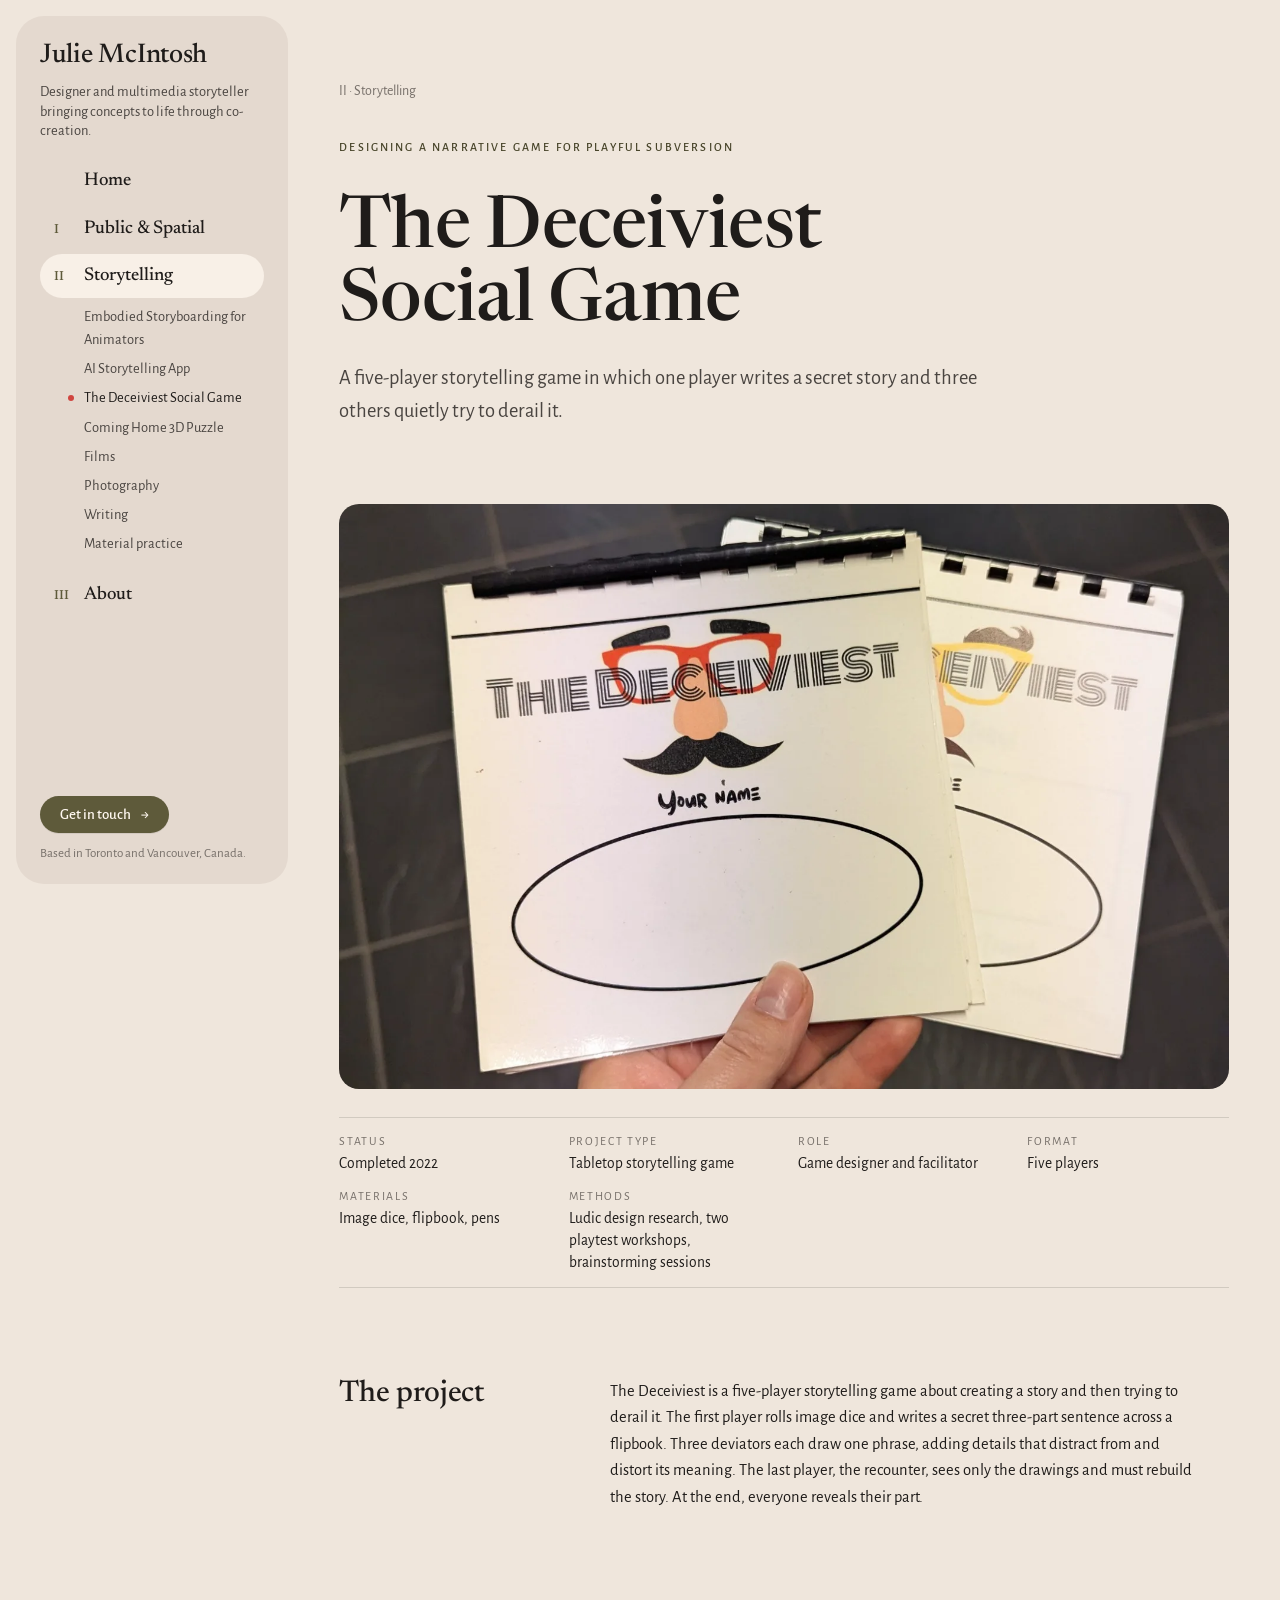
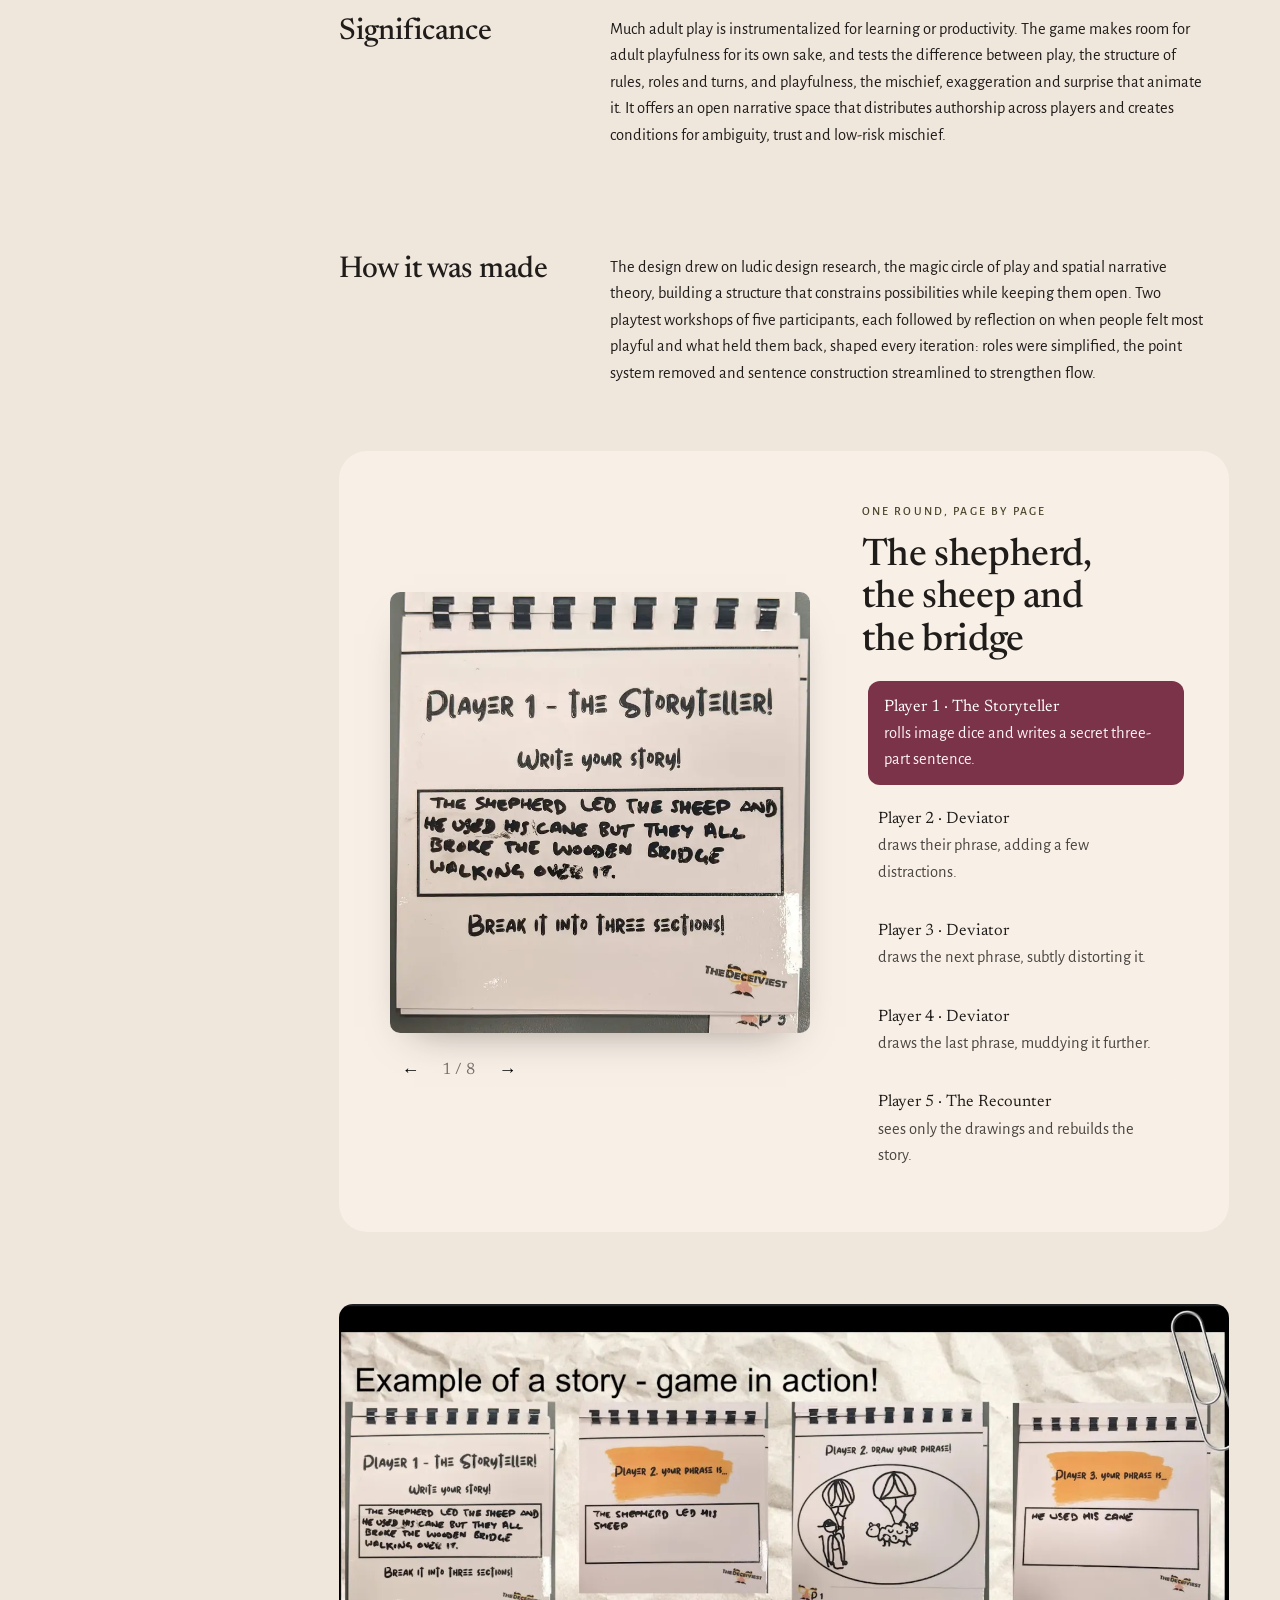
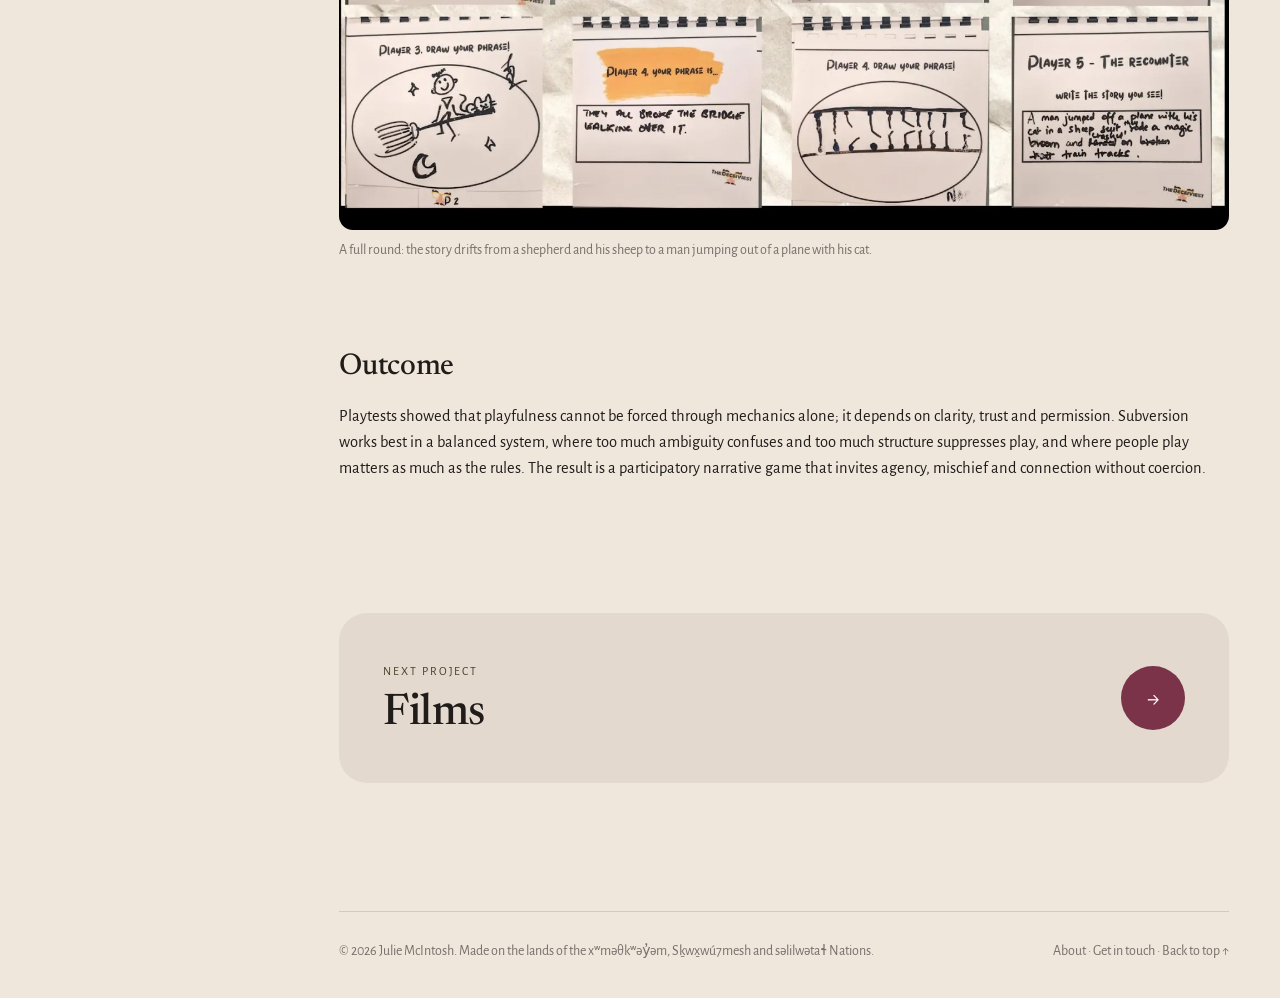
<file: the-deceiviest.html>
<!doctype html>
<html lang="en" class="no-js">
<head>
<meta charset="utf-8">
<meta name="robots" content="noindex, nofollow">
<meta name="viewport" content="width=device-width, initial-scale=1">
<title>The Deceiviest Social Game · Julie McIntosh</title>
<meta name="description" content="The Deceiviest Social Game: a five-player storytelling game in which one player writes a secret story and three others quietly try to derail it.">
<meta property="og:title" content="The Deceiviest Social Game">
<meta property="og:description" content="The Deceiviest Social Game: a five-player storytelling game in which one player writes a secret story and three others quietly try to derail it.">
<meta property="og:type" content="website">
<meta property="og:image" content="assets/img/deceiviest/flipbooks-1600.webp">
<meta name="theme-color" content="#efe6dc">
<link rel="icon" href="favicon.svg" type="image/svg+xml">
<link rel="preconnect" href="https://fonts.googleapis.com">
<link rel="preconnect" href="https://fonts.gstatic.com" crossorigin>
<link href="https://fonts.googleapis.com/css2?family=Alegreya+Sans:ital,wght@0,400;0,500;0,700;1,400&family=Newsreader:opsz,wght@6..72,400;6..72,500;6..72,600&display=swap" rel="stylesheet">
<link rel="stylesheet" href="assets/css/style.css?v=b9f9fbdd">
<script src="assets/js/main.js?v=22952735" defer></script>

</head>
<body>
<a class="skip" href="#main">Skip to content</a>

<header class="topbar">
  <a class="brand" href="index.html"><span class="brand__name">Julie McIntosh</span></a>
  <button class="menu-btn" aria-controls="site-nav" aria-expanded="false"><i></i>Menu</button>
</header>
<div class="scrim" aria-hidden="true"></div>

<div class="shell">
<aside class="sidebar" id="site-nav"><div class="sidebar__panel">
  <a class="brand" href="index.html"><span class="brand__name">Julie McIntosh</span><span class="brand__tag">Designer and multimedia storyteller bringing concepts to life through co-creation.</span></a>
  <nav aria-label="Main"><ul class="nav">
    <li class="nav__item"><a class="nav__link" href="index.html"><span class="nav__num"></span>Home</a></li>
    <li class="nav__item"><a class="nav__link" href="public-spatial.html"><span class="nav__num">I</span>Public &amp; Spatial</a><ul class="subnav"><li><a href="aniskomohcikewin.html">âniskômohcikewin</a></li><li><a href="tidal-pools.html">Tidal Pools</a></li><li><a href="montagnes-vertes.html">Montagnes vertes</a></li></ul></li><li class="nav__item is-open"><a class="nav__link" href="storytelling.html"><span class="nav__num">II</span>Storytelling</a><ul class="subnav"><li><a href="embodied-storyboarding.html">Embodied Storyboarding for Animators</a></li><li><a href="tall-tales.html">AI Storytelling App</a></li><li><a href="the-deceiviest.html" aria-current="page">The Deceiviest Social Game</a></li><li><a href="coming-home.html">Coming Home 3D Puzzle</a></li><li><a href="films.html">Films</a></li><li><a href="photography.html">Photography</a></li><li><a href="storytelling.html#writing">Writing</a></li><li><a href="material-practice.html">Material practice</a></li></ul></li><li class="nav__item"><a class="nav__link" href="about.html"><span class="nav__num">III</span>About</a></li>
  </ul></nav>
  <div class="sidebar__foot">
    <a class="btn" href="contact.html">Get in touch <span class="arrow">→</span></a>
    <p class="sidebar__note">Based in Toronto and Vancouver, Canada.</p>
  </div>
</div></aside>
<div class="main">
<main id="main" class="page">

<header class="project-head">
  <p class="crumbs reveal"><a href="storytelling.html">II · Storytelling</a></p>
  <span class="eyebrow reveal">Designing a narrative game for playful subversion</span>
  <h1 class="reveal">The Deceiviest Social Game</h1>
  <p class="lead reveal">A five-player storytelling game in which one player writes a secret story and three others quietly try to derail it.</p>
</header>
<figure class="cover reveal" data-gallery><img src="assets/img/deceiviest/flipbooks-800.webp" srcset="assets/img/deceiviest/flipbooks-800.webp 800w, assets/img/deceiviest/flipbooks-1600.webp 1600w" sizes="(max-width: 960px) 100vw, 75vw" alt="A hand holding two spiral-bound The Deceiviest flipbooks, with glasses, nose and moustache disguises on their covers" width="800" height="526" loading="eager" fetchpriority="high" decoding="async" class="zoomable" data-full="assets/img/deceiviest/flipbooks-1600.webp"></figure>

<dl class="facts reveal"><div><dt>Status</dt><dd>Completed 2022</dd></div><div><dt>Project type</dt><dd>Tabletop storytelling game</dd></div><div><dt>Role</dt><dd>Game designer and facilitator</dd></div><div><dt>Format</dt><dd>Five players</dd></div><div><dt>Materials</dt><dd>Image dice, flipbook, pens</dd></div><div><dt>Methods</dt><dd>Ludic design research, two playtest workshops, brainstorming sessions</dd></div></dl>

<section class="block"><h2 class="reveal">The project</h2><div class="prose reveal"><p>The Deceiviest is a five-player storytelling game about creating a story and then trying to derail it. The first player rolls image dice and writes a secret three-part sentence across a flipbook. Three deviators each draw one phrase, adding details that distract from and distort its meaning. The last player, the recounter, sees only the drawings and must rebuild the story. At the end, everyone reveals their part.</p></div></section>
<section class="block"><h2 class="reveal">Significance</h2><div class="prose reveal"><p>Much adult play is instrumentalized for learning or productivity. The game makes room for adult playfulness for its own sake, and tests the difference between play, the structure of rules, roles and turns, and playfulness, the mischief, exaggeration and surprise that animate it. It offers an open narrative space that distributes authorship across players and creates conditions for ambiguity, trust and low-risk mischief.</p></div></section>
<section class="block"><h2 class="reveal">How it was made</h2><div class="prose reveal"><p>The design drew on ludic design research, the magic circle of play and spatial narrative theory, building a structure that constrains possibilities while keeping them open. Two playtest workshops of five participants, each followed by reflection on when people felt most playful and what held them back, shaped every iteration: roles were simplified, the point system removed and sentence construction streamlined to strengthen flow.</p></div></section>
<section class="flipbook panel reveal" style="margin-top:48px">
  <div>
    <div class="flip__stage">
      <div class="flip__page is-active" data-role="0"><img src="assets/img/deceiviest/page-1-800.webp" srcset="assets/img/deceiviest/page-1-800.webp 800w, assets/img/deceiviest/page-1-1600.webp 1600w" sizes="420px" alt="Player 1, the Storyteller, writes: The shepherd led the sheep and he used his cane but they all broke the wooden bridge walking over it." width="800" height="869" loading="eager" fetchpriority="high" decoding="async"></div><div class="flip__page" data-role="1"><img src="assets/img/deceiviest/page-2-800.webp" srcset="assets/img/deceiviest/page-2-800.webp 800w, assets/img/deceiviest/page-2-1600.webp 1600w" sizes="420px" alt="Player 2’s phrase: The shepherd led his sheep" width="800" height="867" loading="lazy" decoding="async"></div><div class="flip__page" data-role="1"><img src="assets/img/deceiviest/page-3-800.webp" srcset="assets/img/deceiviest/page-3-800.webp 800w, assets/img/deceiviest/page-3-1600.webp 1600w" sizes="420px" alt="Player 2 draws parachuting sheep and a shepherd" width="800" height="816" loading="lazy" decoding="async"></div><div class="flip__page" data-role="2"><img src="assets/img/deceiviest/page-4-800.webp" srcset="assets/img/deceiviest/page-4-800.webp 800w, assets/img/deceiviest/page-4-1600.webp 1600w" sizes="420px" alt="Player 3’s phrase: He used his cane" width="800" height="823" loading="lazy" decoding="async"></div><div class="flip__page" data-role="2"><img src="assets/img/deceiviest/page-5-800.webp" srcset="assets/img/deceiviest/page-5-800.webp 800w, assets/img/deceiviest/page-5-1600.webp 1600w" sizes="420px" alt="Player 3 draws a figure riding a broom with a cat" width="800" height="860" loading="lazy" decoding="async"></div><div class="flip__page" data-role="3"><img src="assets/img/deceiviest/page-6-800.webp" srcset="assets/img/deceiviest/page-6-800.webp 800w, assets/img/deceiviest/page-6-1600.webp 1600w" sizes="420px" alt="Player 4’s phrase: They all broke the bridge walking over it" width="800" height="857" loading="lazy" decoding="async"></div><div class="flip__page" data-role="3"><img src="assets/img/deceiviest/page-7-800.webp" srcset="assets/img/deceiviest/page-7-800.webp 800w, assets/img/deceiviest/page-7-1600.webp 1600w" sizes="420px" alt="Player 4 draws a broken bridge" width="800" height="858" loading="lazy" decoding="async"></div><div class="flip__page" data-role="4"><img src="assets/img/deceiviest/page-8-800.webp" srcset="assets/img/deceiviest/page-8-800.webp 800w, assets/img/deceiviest/page-8-1600.webp 1600w" sizes="420px" alt="Player 5, the Recounter, writes: A man jumped off a plane with his cat in a sheep suit, rode a magic broom and landed on broken train tracks." width="800" height="811" loading="lazy" decoding="async"></div>
    </div>
    <div class="flip__ctrl"><button data-prev aria-label="Previous page">←</button><span class="flip__count">1 / 8</span><button data-next aria-label="Next page">→</button></div>
  </div>
  <div>
    <span class="eyebrow">One round, page by page</span>
    <h2 class="h-lg" style="margin-bottom:18px">The shepherd, the sheep and the bridge</h2>
    <ol class="flip__roles">
      <li><b>Player 1 · The Storyteller</b><br>rolls image dice and writes a secret three-part sentence.</li>
      <li><b>Player 2 · Deviator</b><br>draws their phrase, adding a few distractions.</li>
      <li><b>Player 3 · Deviator</b><br>draws the next phrase, subtly distorting it.</li>
      <li><b>Player 4 · Deviator</b><br>draws the last phrase, muddying it further.</li>
      <li><b>Player 5 · The Recounter</b><br>sees only the drawings and rebuilds the story.</li>
    </ol>
  </div>
</section>
<figure class="fig full reveal" data-gallery><img src="assets/img/deceiviest/overview-800.webp" srcset="assets/img/deceiviest/overview-800.webp 800w, assets/img/deceiviest/overview-1600.webp 1600w" sizes="(max-width: 960px) 100vw, 75vw" alt="A full round of The Deceiviest laid out page by page" width="800" height="473" loading="lazy" decoding="async" class="zoomable" data-full="assets/img/deceiviest/overview-1600.webp"><figcaption>A full round: the story drifts from a shepherd and his sheep to a man jumping out of a plane with his cat.</figcaption></figure>
<section class="block block--stacked"><h2 class="reveal">Outcome</h2><div class="prose reveal"><p>Playtests showed that playfulness cannot be forced through mechanics alone; it depends on clarity, trust and permission. Subversion works best in a balanced system, where too much ambiguity confuses and too much structure suppresses play, and where people play matters as much as the rules. The result is a participatory narrative game that invites agency, mischief and connection without coercion.</p></div></section>
<a class="next reveal" href="films.html"><div><small>Next project</small><h2>Films</h2></div><span class="next__circle" aria-hidden="true">→</span></a>
</main>
<footer class="footer">
  <span>© 2026 Julie McIntosh. Made on the lands of the xʷməθkʷəy̓əm, Sḵwx̱wú7mesh and səlilwətaɬ Nations.</span>
  <span><a href="about.html">About</a> · <a href="contact.html">Get in touch</a> · <a href="#main">Back to top ↑</a></span>
</footer>
</div>
</div>
</body>
</html>
</file>
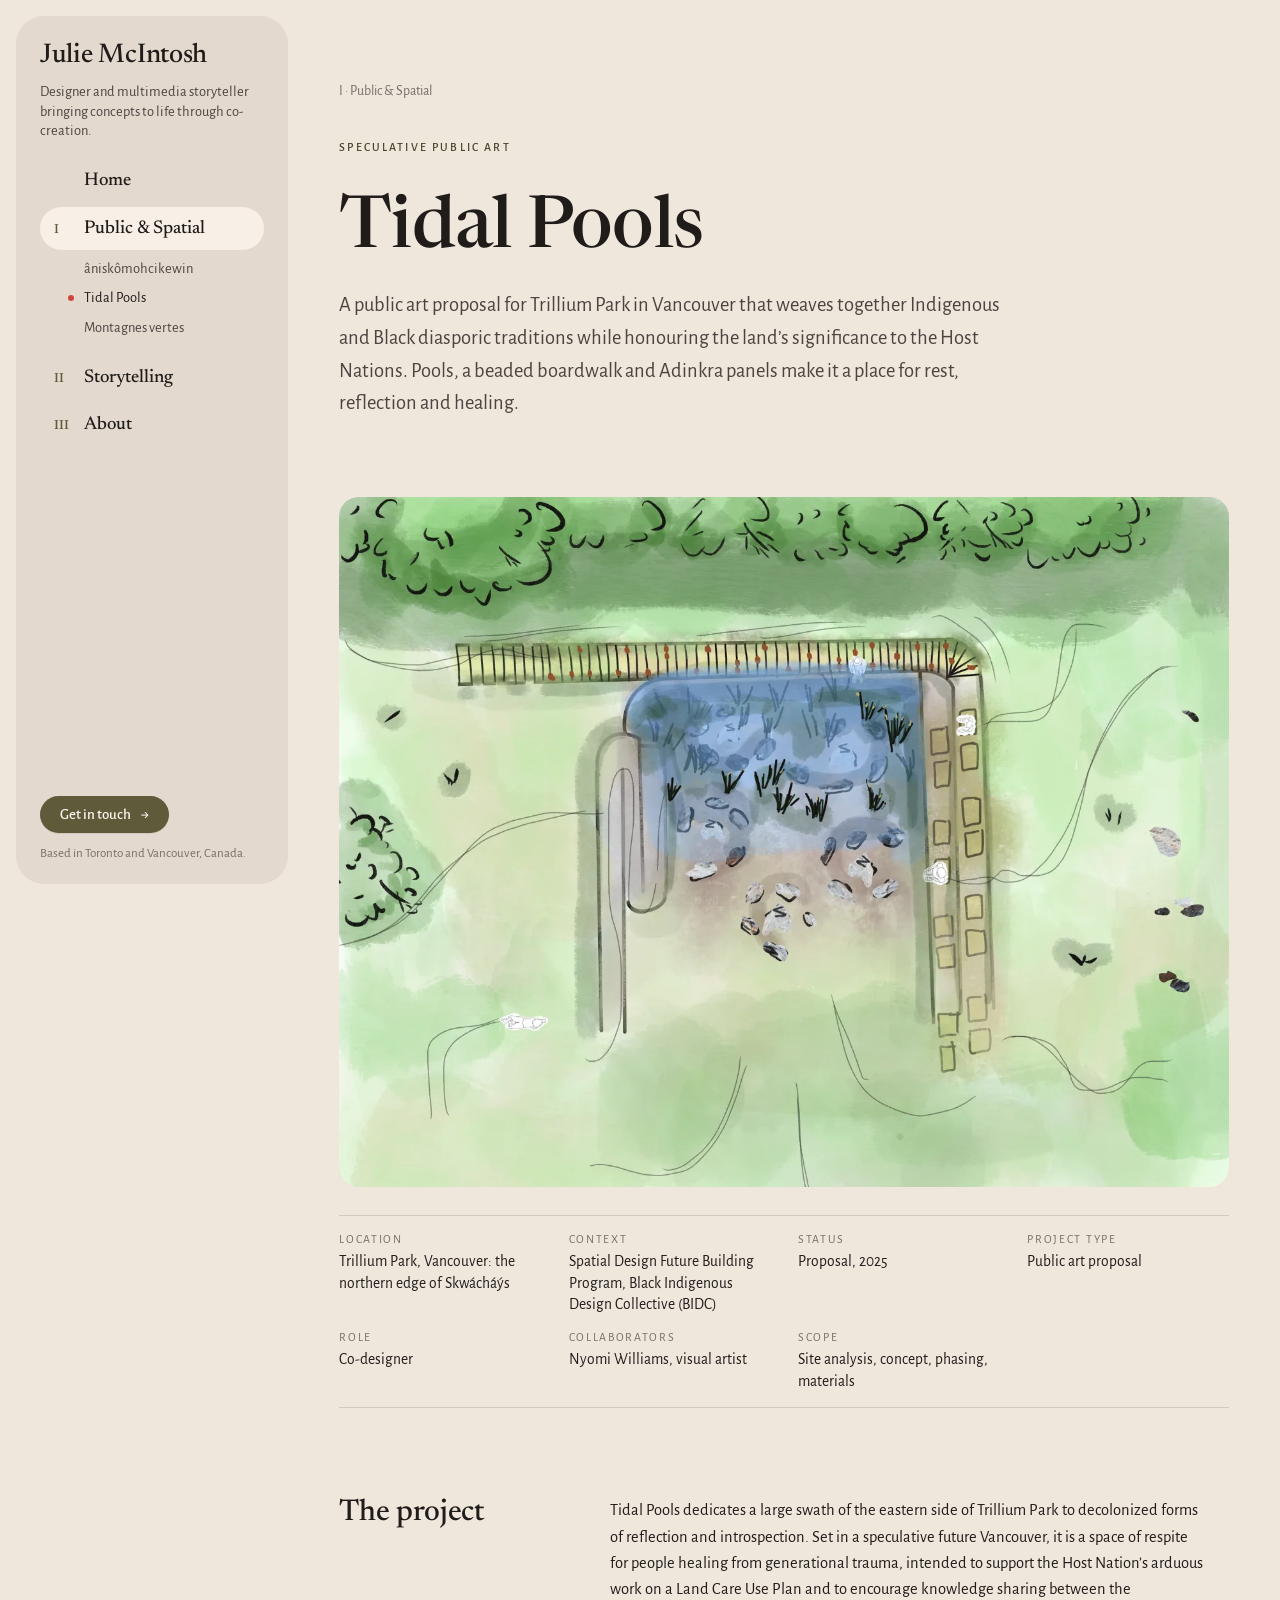
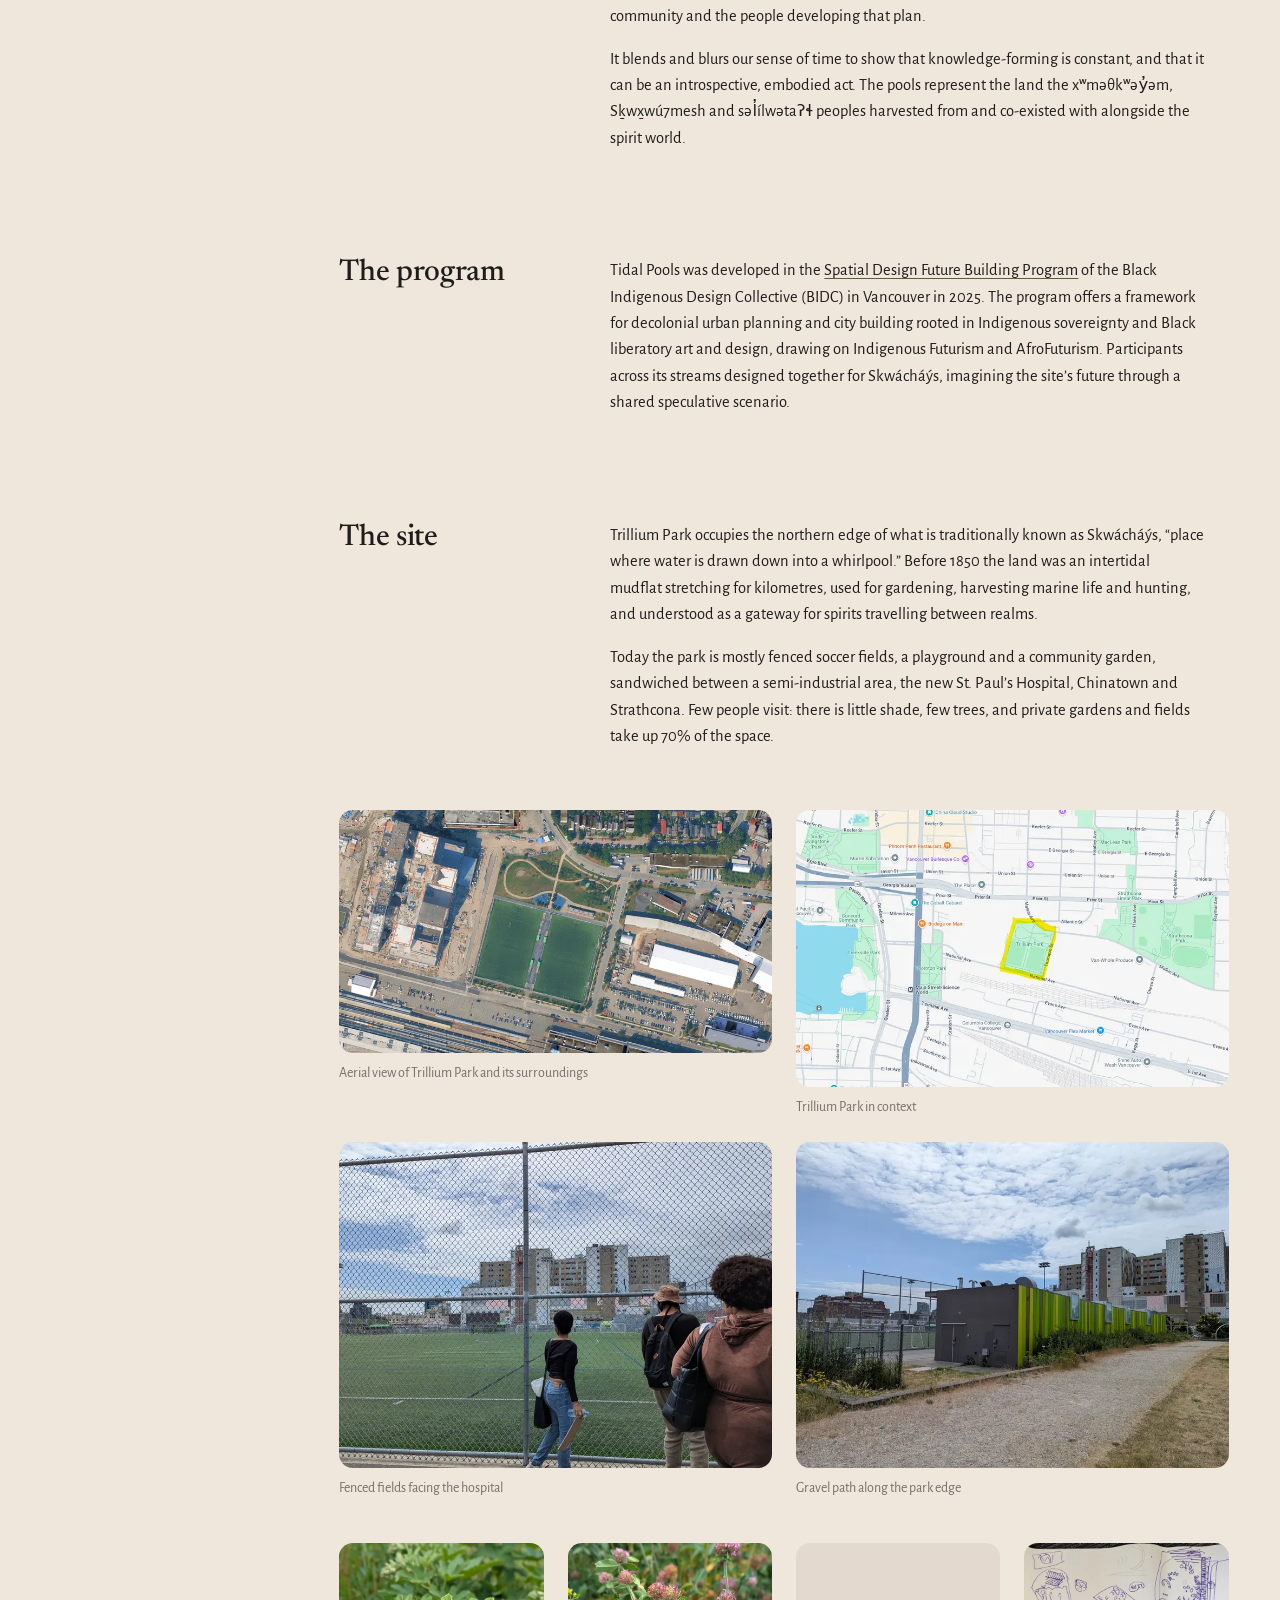
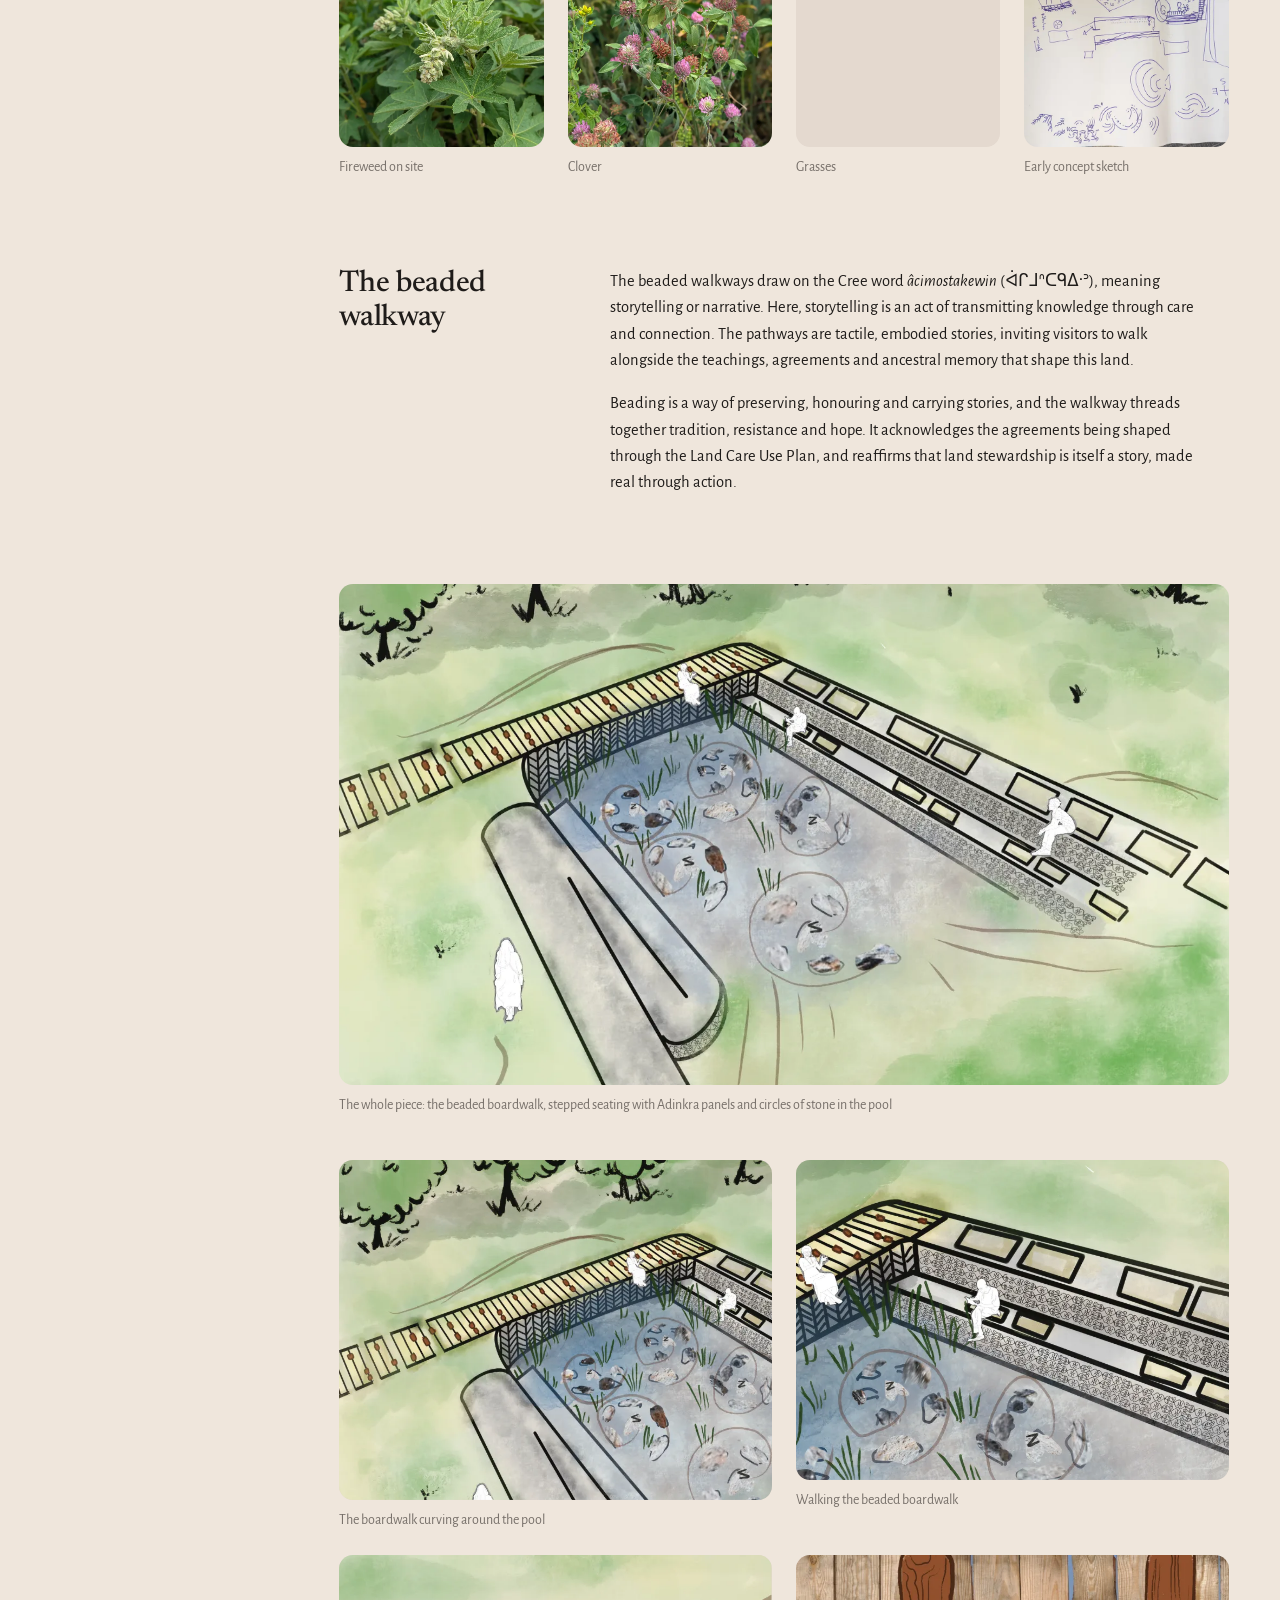
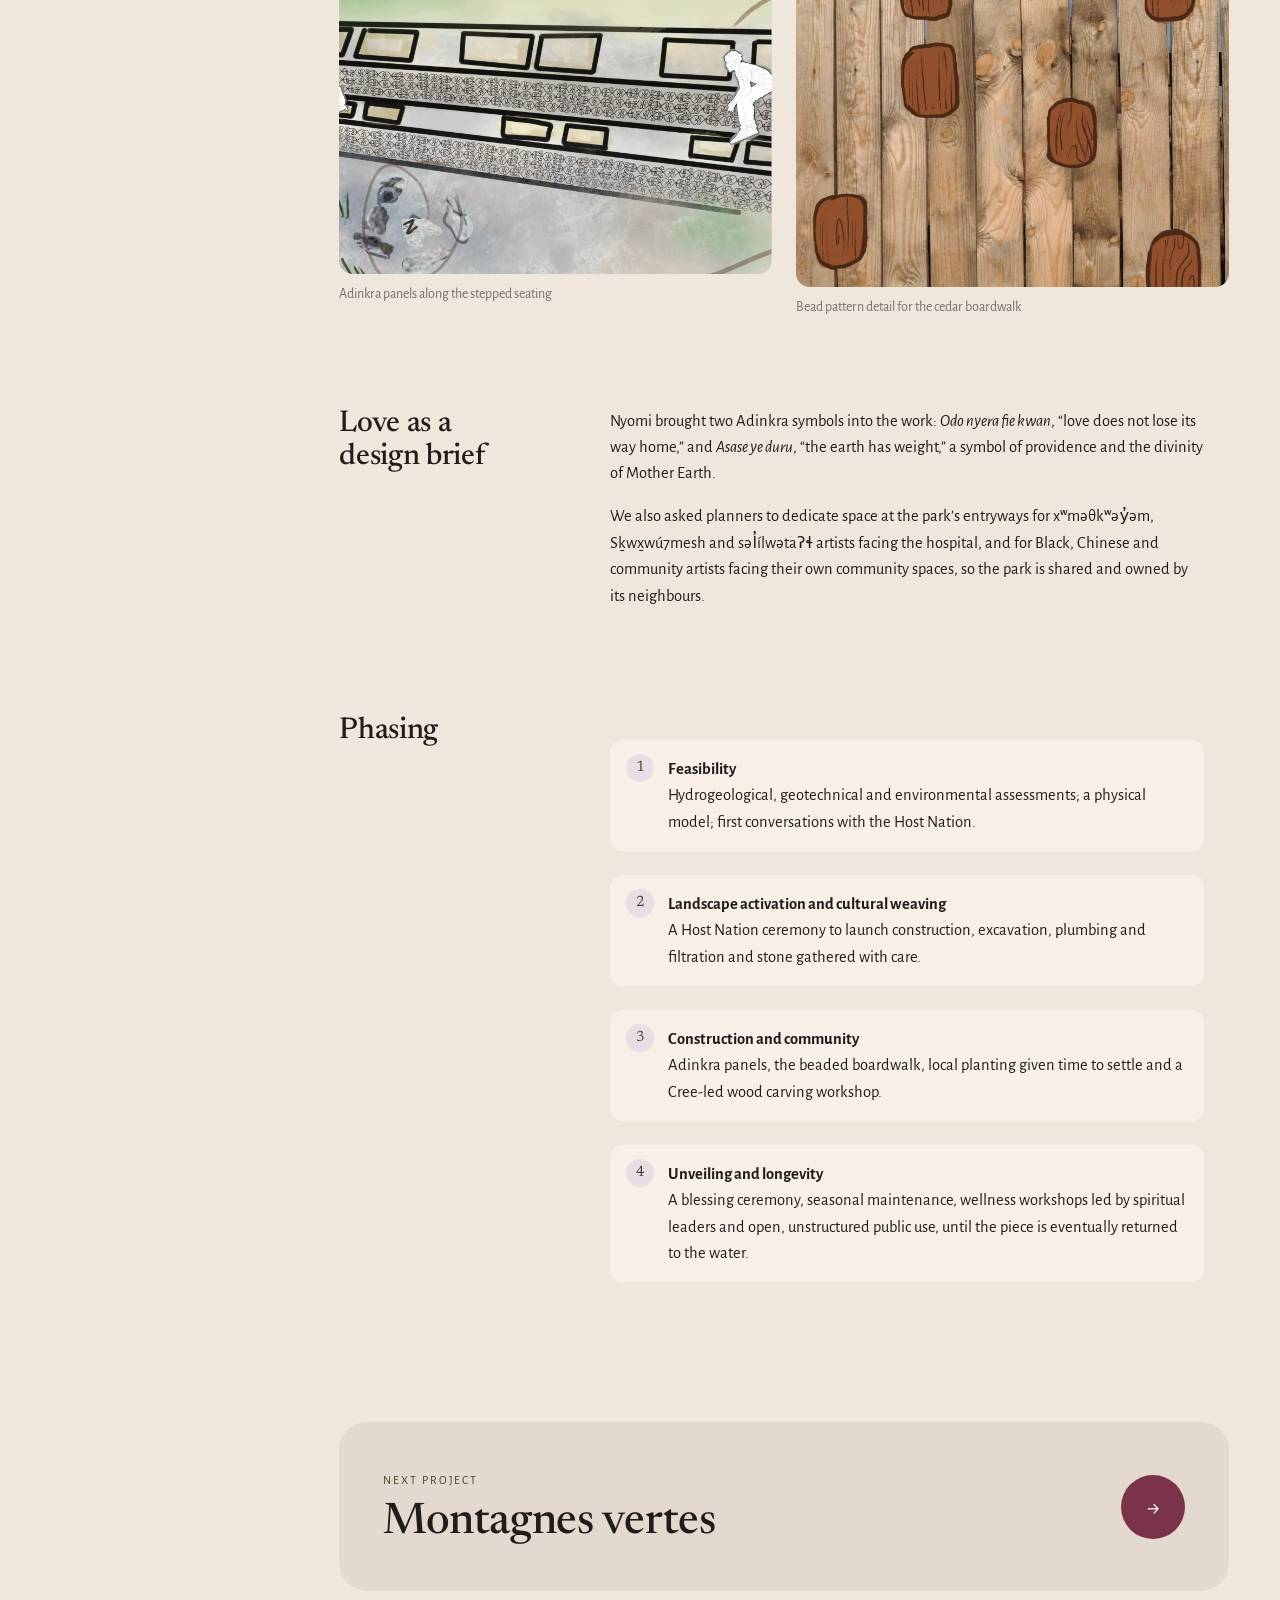
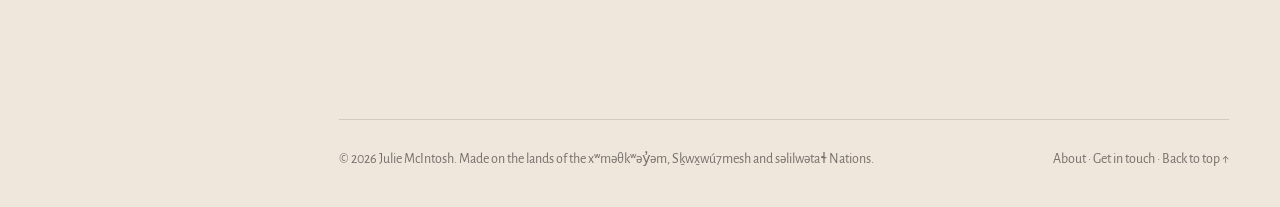
<file: tidal-pools.html>
<!doctype html>
<html lang="en" class="no-js">
<head>
<meta charset="utf-8">
<meta name="robots" content="noindex, nofollow">
<meta name="viewport" content="width=device-width, initial-scale=1">
<title>Tidal Pools · Julie McIntosh</title>
<meta name="description" content="Tidal Pools: a speculative public art proposal for Trillium Park, Vancouver, by Julie McIntosh.">
<meta property="og:title" content="Tidal Pools">
<meta property="og:description" content="Tidal Pools: a speculative public art proposal for Trillium Park, Vancouver, by Julie McIntosh.">
<meta property="og:type" content="website">
<meta property="og:image" content="assets/img/tidal-pools/render-1-1600.webp">
<meta name="theme-color" content="#efe6dc">
<link rel="icon" href="favicon.svg" type="image/svg+xml">
<link rel="preconnect" href="https://fonts.googleapis.com">
<link rel="preconnect" href="https://fonts.gstatic.com" crossorigin>
<link href="https://fonts.googleapis.com/css2?family=Alegreya+Sans:ital,wght@0,400;0,500;0,700;1,400&family=Newsreader:opsz,wght@6..72,400;6..72,500;6..72,600&display=swap" rel="stylesheet">
<link rel="stylesheet" href="assets/css/style.css?v=b9f9fbdd">
<script src="assets/js/main.js?v=22952735" defer></script>

</head>
<body>
<a class="skip" href="#main">Skip to content</a>

<header class="topbar">
  <a class="brand" href="index.html"><span class="brand__name">Julie McIntosh</span></a>
  <button class="menu-btn" aria-controls="site-nav" aria-expanded="false"><i></i>Menu</button>
</header>
<div class="scrim" aria-hidden="true"></div>

<div class="shell">
<aside class="sidebar" id="site-nav"><div class="sidebar__panel">
  <a class="brand" href="index.html"><span class="brand__name">Julie McIntosh</span><span class="brand__tag">Designer and multimedia storyteller bringing concepts to life through co-creation.</span></a>
  <nav aria-label="Main"><ul class="nav">
    <li class="nav__item"><a class="nav__link" href="index.html"><span class="nav__num"></span>Home</a></li>
    <li class="nav__item is-open"><a class="nav__link" href="public-spatial.html"><span class="nav__num">I</span>Public &amp; Spatial</a><ul class="subnav"><li><a href="aniskomohcikewin.html">âniskômohcikewin</a></li><li><a href="tidal-pools.html" aria-current="page">Tidal Pools</a></li><li><a href="montagnes-vertes.html">Montagnes vertes</a></li></ul></li><li class="nav__item"><a class="nav__link" href="storytelling.html"><span class="nav__num">II</span>Storytelling</a><ul class="subnav"><li><a href="embodied-storyboarding.html">Embodied Storyboarding for Animators</a></li><li><a href="tall-tales.html">AI Storytelling App</a></li><li><a href="the-deceiviest.html">The Deceiviest Social Game</a></li><li><a href="coming-home.html">Coming Home 3D Puzzle</a></li><li><a href="films.html">Films</a></li><li><a href="photography.html">Photography</a></li><li><a href="storytelling.html#writing">Writing</a></li><li><a href="material-practice.html">Material practice</a></li></ul></li><li class="nav__item"><a class="nav__link" href="about.html"><span class="nav__num">III</span>About</a></li>
  </ul></nav>
  <div class="sidebar__foot">
    <a class="btn" href="contact.html">Get in touch <span class="arrow">→</span></a>
    <p class="sidebar__note">Based in Toronto and Vancouver, Canada.</p>
  </div>
</div></aside>
<div class="main">
<main id="main" class="page">

<header class="project-head">
  <p class="crumbs reveal"><a href="public-spatial.html">I · Public &amp; Spatial</a></p>
  <span class="eyebrow reveal">Speculative public art</span>
  <h1 class="reveal">Tidal Pools</h1>
  <p class="lead reveal">A public art proposal for Trillium Park in Vancouver that weaves together Indigenous and Black diasporic traditions while honouring the land’s significance to the Host Nations. Pools, a beaded boardwalk and Adinkra panels make it a place for rest, reflection and healing.</p>
</header>
<figure class="cover reveal" data-gallery><img src="assets/img/tidal-pools/render-1-800.webp" srcset="assets/img/tidal-pools/render-1-800.webp 800w, assets/img/tidal-pools/render-1-1600.webp 1600w" sizes="(max-width: 960px) 100vw, 75vw" alt="Watercolour plan of Tidal Pools: pools, a beaded boardwalk and planting in Trillium Park" width="800" height="621" loading="eager" fetchpriority="high" decoding="async" class="zoomable" data-full="assets/img/tidal-pools/render-1-1600.webp"></figure>

<dl class="facts reveal"><div><dt>Location</dt><dd>Trillium Park, Vancouver: the northern edge of Skwácháýs</dd></div><div><dt>Context</dt><dd>Spatial Design Future Building Program, Black Indigenous Design Collective (BIDC)</dd></div><div><dt>Status</dt><dd>Proposal, 2025</dd></div><div><dt>Project type</dt><dd>Public art proposal</dd></div><div><dt>Role</dt><dd>Co-designer</dd></div><div><dt>Collaborators</dt><dd>Nyomi Williams, visual artist</dd></div><div><dt>Scope</dt><dd>Site analysis, concept, phasing, materials</dd></div></dl>

<section class="block"><h2 class="reveal">The project</h2><div class="prose reveal"><p>Tidal Pools dedicates a large swath of the eastern side of Trillium Park to decolonized forms of reflection and introspection. Set in a speculative future Vancouver, it is a space of respite for people healing from generational trauma, intended to support the Host Nation’s arduous work on a Land Care Use Plan and to encourage knowledge sharing between the community and the people developing that plan.</p>
<p>It blends and blurs our sense of time to show that knowledge-forming is constant, and that it can be an introspective, embodied act. The pools represent the land the xʷməθkʷəy̓əm, Sḵwx̱wú7mesh and səl̓ílwətaʔɬ peoples harvested from and co-existed with alongside the spirit world.</p></div></section>
<section class="block"><h2 class="reveal">The program</h2><div class="prose reveal"><p>Tidal Pools was developed in the <a href="https://www.bidc.ca/sdfb" target="_blank" rel="noopener">Spatial Design Future Building Program</a> of the Black Indigenous Design Collective (BIDC) in Vancouver in 2025. The program offers a framework for decolonial urban planning and city building rooted in Indigenous sovereignty and Black liberatory art and design, drawing on Indigenous Futurism and AfroFuturism. Participants across its streams designed together for Skwácháýs, imagining the site’s future through a shared speculative scenario.</p></div></section>
<section class="block"><h2 class="reveal">The site</h2><div class="prose reveal"><p>Trillium Park occupies the northern edge of what is traditionally known as Skwácháýs, “place where water is drawn down into a whirlpool.” Before 1850 the land was an intertidal mudflat stretching for kilometres, used for gardening, harvesting marine life and hunting, and understood as a gateway for spirits travelling between realms.</p>
<p>Today the park is mostly fenced soccer fields, a playground and a community garden, sandwiched between a semi-industrial area, the new St. Paul’s Hospital, Chinatown and Strathcona. Few people visit: there is little shade, few trees, and private gardens and fields take up 70% of the space.</p></div></section>
<div class="figs figs--2 " data-gallery><figure class="fig reveal"><img src="assets/img/tidal-pools/aerial-800.webp" srcset="assets/img/tidal-pools/aerial-800.webp 800w, assets/img/tidal-pools/aerial-1600.webp 1600w" sizes="(max-width: 680px) 50vw, 35vw" alt="Aerial view of Trillium Park and its surroundings" width="800" height="450" loading="lazy" decoding="async" class="zoomable" data-full="assets/img/tidal-pools/aerial-1600.webp"><figcaption>Aerial view of Trillium Park and its surroundings</figcaption></figure><figure class="fig reveal"><img src="assets/img/tidal-pools/map-800.webp" srcset="assets/img/tidal-pools/map-800.webp 800w, assets/img/tidal-pools/map-1600.webp 1600w" sizes="(max-width: 680px) 50vw, 35vw" alt="Trillium Park in context" width="800" height="513" loading="lazy" decoding="async" class="zoomable" data-full="assets/img/tidal-pools/map-1600.webp"><figcaption>Trillium Park in context</figcaption></figure><figure class="fig reveal"><img src="assets/img/tidal-pools/site-fence-800.webp" srcset="assets/img/tidal-pools/site-fence-800.webp 800w, assets/img/tidal-pools/site-fence-1600.webp 1600w" sizes="(max-width: 680px) 50vw, 35vw" alt="Fenced fields facing the hospital" width="800" height="602" loading="lazy" decoding="async" class="zoomable" data-full="assets/img/tidal-pools/site-fence-1600.webp"><figcaption>Fenced fields facing the hospital</figcaption></figure><figure class="fig reveal"><img src="assets/img/tidal-pools/site-path-800.webp" srcset="assets/img/tidal-pools/site-path-800.webp 800w, assets/img/tidal-pools/site-path-1600.webp 1600w" sizes="(max-width: 680px) 50vw, 35vw" alt="Gravel path along the park edge" width="800" height="602" loading="lazy" decoding="async" class="zoomable" data-full="assets/img/tidal-pools/site-path-1600.webp"><figcaption>Gravel path along the park edge</figcaption></figure></div>
<div class="figs figs--4 figs--square" data-gallery><figure class="fig reveal"><img src="assets/img/tidal-pools/fireweed-800.webp" srcset="assets/img/tidal-pools/fireweed-800.webp 800w, assets/img/tidal-pools/fireweed-1600.webp 1600w" sizes="(max-width: 680px) 50vw, 18vw" alt="Fireweed on site" width="800" height="1063" loading="lazy" decoding="async" class="zoomable" data-full="assets/img/tidal-pools/fireweed-1600.webp"><figcaption>Fireweed on site</figcaption></figure><figure class="fig reveal"><img src="assets/img/tidal-pools/clover-800.webp" srcset="assets/img/tidal-pools/clover-800.webp 800w, assets/img/tidal-pools/clover-1600.webp 1600w" sizes="(max-width: 680px) 50vw, 18vw" alt="Clover" width="800" height="1063" loading="lazy" decoding="async" class="zoomable" data-full="assets/img/tidal-pools/clover-1600.webp"><figcaption>Clover</figcaption></figure><figure class="fig reveal"><img src="assets/img/tidal-pools/grass-800.webp" srcset="assets/img/tidal-pools/grass-800.webp 800w, assets/img/tidal-pools/grass-1600.webp 1600w" sizes="(max-width: 680px) 50vw, 18vw" alt="Grasses" width="800" height="1063" loading="lazy" decoding="async" class="zoomable" data-full="assets/img/tidal-pools/grass-1600.webp"><figcaption>Grasses</figcaption></figure><figure class="fig reveal"><img src="assets/img/tidal-pools/sketch-800.webp" srcset="assets/img/tidal-pools/sketch-800.webp 800w, assets/img/tidal-pools/sketch-1600.webp 1600w" sizes="(max-width: 680px) 50vw, 18vw" alt="Early concept sketch" width="800" height="602" loading="lazy" decoding="async" class="zoomable" data-full="assets/img/tidal-pools/sketch-1600.webp"><figcaption>Early concept sketch</figcaption></figure></div>
<section class="block"><h2 class="reveal">The beaded walkway</h2><div class="prose reveal"><p>The beaded walkways draw on the Cree word <em>âcimostakewin</em> (ᐋᒋᒧᐢᑕᑫᐃᐧᐣ), meaning storytelling or narrative. Here, storytelling is an act of transmitting knowledge through care and connection. The pathways are tactile, embodied stories, inviting visitors to walk alongside the teachings, agreements and ancestral memory that shape this land.</p>
<p>Beading is a way of preserving, honouring and carrying stories, and the walkway threads together tradition, resistance and hope. It acknowledges the agreements being shaped through the Land Care Use Plan, and reaffirms that land stewardship is itself a story, made real through action.</p></div></section>
<div class="full"><div class="figs figs--1 figs--wide" data-gallery><figure class="fig reveal"><img src="assets/img/tidal-pools/render-4-800.webp" srcset="assets/img/tidal-pools/render-4-800.webp 800w, assets/img/tidal-pools/render-4-1600.webp 1600w" sizes="(max-width: 680px) 50vw, 70vw" alt="The whole piece: the beaded boardwalk, stepped seating with Adinkra panels and circles of stone in the pool" width="800" height="621" loading="lazy" decoding="async" class="zoomable" data-full="assets/img/tidal-pools/render-4-1600.webp"><figcaption>The whole piece: the beaded boardwalk, stepped seating with Adinkra panels and circles of stone in the pool</figcaption></figure></div>
<div class="figs figs--2 " data-gallery><figure class="fig reveal"><img src="assets/img/tidal-pools/render-2-800.webp" srcset="assets/img/tidal-pools/render-2-800.webp 800w, assets/img/tidal-pools/render-2-1600.webp 1600w" sizes="(max-width: 680px) 50vw, 35vw" alt="The boardwalk curving around the pool" width="800" height="630" loading="lazy" decoding="async" class="zoomable" data-full="assets/img/tidal-pools/render-2-1600.webp"><figcaption>The boardwalk curving around the pool</figcaption></figure><figure class="fig reveal"><img src="assets/img/tidal-pools/render-3-800.webp" srcset="assets/img/tidal-pools/render-3-800.webp 800w, assets/img/tidal-pools/render-3-1600.webp 1600w" sizes="(max-width: 680px) 50vw, 35vw" alt="Walking the beaded boardwalk" width="800" height="592" loading="lazy" decoding="async" class="zoomable" data-full="assets/img/tidal-pools/render-3-1600.webp"><figcaption>Walking the beaded boardwalk</figcaption></figure><figure class="fig reveal"><img src="assets/img/tidal-pools/render-6-800.webp" srcset="assets/img/tidal-pools/render-6-800.webp 800w, assets/img/tidal-pools/render-6-1600.webp 1600w" sizes="(max-width: 680px) 50vw, 35vw" alt="Adinkra panels along the stepped seating" width="800" height="589" loading="lazy" decoding="async" class="zoomable" data-full="assets/img/tidal-pools/render-6-1600.webp"><figcaption>Adinkra panels along the stepped seating</figcaption></figure><figure class="fig reveal"><img src="assets/img/tidal-pools/render-5-800.webp" srcset="assets/img/tidal-pools/render-5-800.webp 800w, assets/img/tidal-pools/render-5-1600.webp 1600w" sizes="(max-width: 680px) 50vw, 35vw" alt="Bead pattern detail for the cedar boardwalk" width="800" height="613" loading="lazy" decoding="async" class="zoomable" data-full="assets/img/tidal-pools/render-5-1600.webp"><figcaption>Bead pattern detail for the cedar boardwalk</figcaption></figure></div></div>
<section class="block"><h2 class="reveal">Love as a design brief</h2><div class="prose reveal"><p>Nyomi brought two Adinkra symbols into the work: <em>Odo nyera fie kwan</em>, “love does not lose its way home,” and <em>Asase ye duru</em>, “the earth has weight,” a symbol of providence and the divinity of Mother Earth.</p>
<p>We also asked planners to dedicate space at the park’s entryways for xʷməθkʷəy̓əm, Sḵwx̱wú7mesh and səl̓ílwətaʔɬ artists facing the hospital, and for Black, Chinese and community artists facing their own community spaces, so the park is shared and owned by its neighbours.</p></div></section>
<section class="block"><h2 class="reveal">Phasing</h2><div class="prose reveal"><ol class="steps">
<li><b>Feasibility</b>Hydrogeological, geotechnical and environmental assessments; a physical model; first conversations with the Host Nation.</li>
<li><b>Landscape activation and cultural weaving</b>A Host Nation ceremony to launch construction, excavation, plumbing and filtration and stone gathered with care.</li>
<li><b>Construction and community</b>Adinkra panels, the beaded boardwalk, local planting given time to settle and a Cree-led wood carving workshop.</li>
<li><b>Unveiling and longevity</b>A blessing ceremony, seasonal maintenance, wellness workshops led by spiritual leaders and open, unstructured public use, until the piece is eventually returned to the water.</li>
</ol></div></section>
<a class="next reveal" href="montagnes-vertes.html"><div><small>Next project</small><h2>Montagnes vertes</h2></div><span class="next__circle" aria-hidden="true">→</span></a>
</main>
<footer class="footer">
  <span>© 2026 Julie McIntosh. Made on the lands of the xʷməθkʷəy̓əm, Sḵwx̱wú7mesh and səlilwətaɬ Nations.</span>
  <span><a href="about.html">About</a> · <a href="contact.html">Get in touch</a> · <a href="#main">Back to top ↑</a></span>
</footer>
</div>
</div>
</body>
</html>
</file>
<file: assets/css/style.css>
/* Julie McIntosh — portfolio
   Quiet stone background, Newsreader headings, Alegreya Sans text.
   Palette from Julie's colour book: Lincoln Green (primary), Taupe Brown plum (secondary),
   Benifuji lilac (third), Eugenia Red (splash, used sparingly). */

:root {
  --bg: #efe6dc;
  --paper: #f8f0e7;
  --panel: #e4d9cf;
  --panel-2: #dccfc1;
  --ink: #1f1c1a;
  --ink-2: #4a4541;
  --muted: #77706a;
  --line: rgba(31, 28, 26, 0.14);

  --green: #5e5a3a;
  --green-deep: #474429;
  --plum: #7a3348;
  --lilac: #bf8fa6;
  --red: #d0453f;

  --accent: var(--green);
  --accent-deep: var(--green-deep);
  --accent-soft: #eadde3;
  --sage: #e3dac9;
  --sage-ink: var(--green-deep);

  --head: "Newsreader", Georgia, "Times New Roman", serif;
  --sans: "Alegreya Sans", system-ui, -apple-system, "Segoe UI", sans-serif;

  --r-lg: 28px;
  --r-md: 20px;
  --r-sm: 12px;
  /* image frames: 30% less round than the panel radii above */
  --r-img-lg: 20px;
  --r-img-md: 14px;
  --r-img-sm: 8px;
  --side-w: 288px;
  --gutter: clamp(16px, 4vw, 56px);
  --ease: cubic-bezier(.22, .7, .2, 1);
}

@view-transition { navigation: auto; }

*, *::before, *::after { box-sizing: border-box; }
html { -webkit-text-size-adjust: 100%; scroll-behavior: smooth; }
body {
  margin: 0;
  background: var(--bg);
  color: var(--ink);
  font-family: var(--sans);
  font-size: 16.5px;
  line-height: 1.6;
  -webkit-font-smoothing: antialiased;
  text-rendering: optimizeLegibility;
}
img, video, svg { display: block; max-width: 100%; }
img { height: auto; }
a { color: inherit; }
::selection { background: var(--accent-soft); }

h1, h2, h3, h4 {
  font-family: var(--head);
  font-weight: 500;
  line-height: 1.12;
  letter-spacing: -0.01em;
  margin: 0;
  text-wrap: balance;
}
p { margin: 0 0 1em; text-wrap: pretty; }
.skip {
  position: absolute; left: -999px; top: 8px; z-index: 100;
  background: var(--ink); color: var(--paper); padding: 8px 14px; border-radius: 99px;
}
.skip:focus { left: 16px; }
:focus-visible { outline: 2px solid var(--accent); outline-offset: 3px; border-radius: 6px; }

/* Pencil cursor everywhere; the spark version marks anything clickable. PNGs are for browsers without SVG cursors. */
html, html * { cursor: url("../img/cursor-pencil.svg") 2 2, url("../img/cursor-pencil.png") 2 2, auto !important; }
a, a *, button, button *, label, summary, select, .chip, .zoomable, .masonry .tile, .masonry .tile *, [role="button"] {
  cursor: url("../img/cursor-pencil-link.svg") 2 2, url("../img/cursor-pencil-link.png") 2 2, pointer !important;
}

/* Visitor pencil marks (main.js): never receives clicks, sits under the mobile drawer and lightbox */
.pencil-layer { position: fixed; inset: 0; width: 100%; height: 100%; z-index: 50; pointer-events: none; mix-blend-mode: multiply; }
.is-drawing, .is-drawing * { user-select: none !important; -webkit-user-select: none !important; }
@media print { .pencil-layer { display: none; } }

/* Sketch intro (main.js): the page waits under a pencil drawing of itself. If the script never runs,
   the failsafe animation shows the page after 5s. */
html.sketching body > :not(.sketch) { visibility: hidden; animation: sketch-failsafe 0s 5s forwards; }
@keyframes sketch-failsafe { to { visibility: visible; } }
.sketch { position: fixed; inset: 0; z-index: 1000; background: var(--bg); pointer-events: auto; transition: opacity .6s ease; }
.sketch.is-leaving { opacity: 0; pointer-events: none; }
.sketch svg { position: absolute; inset: 0; }
.sketch path { fill: none; stroke: #2b2724; stroke-opacity: .72; stroke-linecap: round; stroke-linejoin: round; }
.sketch__note { position: absolute; display: grid; place-items: center; padding: 10px; text-align: center; background: #f8e27c; color: var(--ink); font-family: var(--head); font-style: italic; font-size: 17px; line-height: 1.15; box-shadow: 0 8px 16px rgba(60, 40, 20, .16); opacity: 0; transform: rotate(var(--r)) scale(.6); transition: opacity .3s ease, transform .35s cubic-bezier(.3, 1.4, .5, 1); }
.sketch__note::before { content: ""; position: absolute; top: -9px; left: 50%; width: 46%; height: 18px; translate: -50% 0; background: rgba(255, 255, 255, .55); rotate: -3deg; }
.sketch__note.is-on { opacity: 1; transform: rotate(var(--r)) scale(1); }

/* ───────── Shell ───────── */
.shell {
  display: grid;
  grid-template-columns: var(--side-w) minmax(0, 1fr);
  gap: 0;
  min-height: 100vh;
}
.sidebar {
  position: sticky; top: 0;
  height: 100vh;
  padding: 16px 0 16px 16px;
}
.sidebar__panel {
  height: 100%;
  background: var(--panel);
  border-radius: var(--r-lg);
  padding: 26px 24px 20px;
  display: flex; flex-direction: column;
  overflow-y: auto;
  /* still scrolls on short screens, but with no visible scroll bar (Julie's request) */
  scrollbar-width: none;
}
.sidebar__panel::-webkit-scrollbar { display: none; }
.brand { text-decoration: none; display: block; margin-bottom: 18px; }
.brand__name { font-family: var(--head); font-weight: 500; font-size: 27px; letter-spacing: -0.01em; line-height: 1.05; display: block; }
.brand__tag {
  display: block; margin-top: 12px; max-width: 30ch;
  font-size: 14.5px; line-height: 1.35; color: var(--ink-2);
}
.nav { list-style: none; margin: 0; padding: 0; display: grid; gap: 4px; }
.nav__link {
  display: flex; align-items: baseline; gap: 12px;
  padding: 7px 14px; border-radius: 99px;
  text-decoration: none; font-family: var(--head); font-weight: 500; font-size: 18.5px;
  white-space: nowrap;
  transition: background .35s var(--ease), transform .35s var(--ease);
}
.nav__num { font-family: var(--head); font-size: 13px; color: var(--accent); width: 18px; flex: none; }
.nav__link:hover { background: rgba(255, 255, 255, .35); transform: translateX(3px); }
.nav__link[aria-current="page"], .nav__item.is-open > .nav__link { background: var(--paper); }
.subnav { list-style: none; margin: 4px 0 10px; padding: 0 0 0 44px; display: none; }
.nav__item.is-open .subnav { display: block; }
.subnav a {
  display: block; padding: 3px 0; font-size: 14.5px; color: var(--ink-2);
  text-decoration: none; position: relative; transition: color .25s;
}
.subnav a::before {
  content: ""; position: absolute; left: -16px; top: 50%; width: 6px; height: 6px;
  border-radius: 50%; background: var(--red); transform: translateY(-50%) scale(0);
  transition: transform .3s var(--ease);
}
.subnav a:hover, .subnav a[aria-current="page"] { color: var(--ink); }
.subnav a:hover::before, .subnav a[aria-current="page"]::before { transform: translateY(-50%) scale(1); }
.sidebar__foot { margin-top: auto; padding-top: 18px; }
.sidebar__note { font-size: 13px; color: var(--muted); margin: 12px 0 0; line-height: 1.45; }
.sidebar__note + .sidebar__note { font-size: 12px; margin-top: 8px; }
.sidebar__note strong { color: var(--ink-2); font-weight: 600; }

.btn {
  display: inline-flex; align-items: center; gap: 10px;
  padding: 11px 20px; border-radius: 99px; border: 0;
  background: var(--accent); color: #fff8f0;
  font: 500 15px/1 var(--sans); text-decoration: none; cursor: pointer;
  transition: background .3s, transform .3s var(--ease), box-shadow .3s;
  box-shadow: 0 1px 0 rgba(0,0,0,.08);
}
.btn:hover { background: var(--plum); transform: translateY(-2px); box-shadow: 0 8px 18px -10px rgba(122, 51, 72, .7); }
.btn--ghost { background: transparent; color: var(--ink); box-shadow: inset 0 0 0 1.5px var(--line); }
.btn--ghost:hover { background: var(--paper); color: var(--ink); }
.btn .arrow { transition: transform .3s var(--ease); }
.btn:hover .arrow { transform: translateX(3px); }

/* mobile bar */
.topbar { display: none; }
.scrim { display: none; }

.main { min-width: 0; padding: 16px var(--gutter) 0; overflow-x: clip; }
.page { max-width: 1120px; margin: 0 auto; padding: clamp(28px, 5vw, 64px) 0 0; }

/* ───────── Type helpers ───────── */
.eyebrow {
  font-size: 12px; letter-spacing: .18em; text-transform: uppercase; color: var(--accent-deep);
  margin: 0 0 14px; display: block; font-weight: 500;
}
.display { font-size: clamp(40px, 6.4vw, 84px); }
.h-xl { font-size: clamp(30px, 4vw, 52px); }
.h-lg { font-size: clamp(26px, 3vw, 38px); }
.h-md { font-size: clamp(21px, 2.1vw, 26px); }
.lead { font-size: clamp(18px, 1.6vw, 21px); color: var(--ink-2); max-width: 62ch; line-height: 1.6; }
.muted { color: var(--muted); }
.aside-note { font-family: var(--sans); font-style: italic; color: var(--muted); font-size: 16px; }
.prose { max-width: 66ch; }
.prose h3 { font-size: 24px; margin: 1.6em 0 .5em; }
.prose ul { padding-left: 1.2em; margin: 0 0 1em; }
.prose li { margin: .3em 0; }
.prose li::marker { color: var(--accent); }
.prose a { text-decoration-color: var(--accent); text-underline-offset: 3px; }
.prose strong { font-weight: 600; }

/* ───────── Hero reel ───────── */
.hero { display: grid; gap: 22px; }
.reel {
  position: relative; border-radius: var(--r-img-lg); overflow: hidden;
  aspect-ratio: 16 / 9; background: var(--panel);
  isolation: isolate;
}
.reel__slide {
  position: absolute; inset: 0; opacity: 0;
  transition: opacity 1.6s var(--ease);
}
.reel__slide img { width: 100%; height: 100%; object-fit: cover; transform: scale(calc(1.02 * var(--reel-zoom, 1))); }
.reel__slide.is-active { opacity: 1; z-index: 1; }
.reel__slide.is-active img, .reel__slide.is-leaving img { animation: kenburns calc(var(--reel-ms, 6000ms) + 1600ms) linear forwards; }
@keyframes kenburns { from { transform: scale(calc(1.02 * var(--reel-zoom, 1))) translate3d(0,0,0); } to { transform: scale(calc(1.1 * var(--reel-zoom, 1))) translate3d(-1.5%, -1%, 0); } }
.reel__caption {
  position: absolute; left: 18px; bottom: 18px; z-index: 3;
  display: flex; align-items: center; gap: 10px;
  background: rgba(248, 246, 243, .92); backdrop-filter: blur(6px);
  padding: 8px 8px 8px 16px; border-radius: 99px;
  font-size: 14px; text-decoration: none; max-width: calc(100% - 36px);
}
.reel__caption span { white-space: nowrap; overflow: hidden; text-overflow: ellipsis; }
.reel__caption b { font-weight: 600; }
.reel__caption .pill-arrow {
  flex: none; width: 28px; height: 28px; border-radius: 50%; background: var(--red); color: #fff;
  display: grid; place-items: center; transition: transform .3s var(--ease);
}
.reel__caption:hover .pill-arrow { transform: rotate(-45deg); }
.reel__dots { position: absolute; right: 18px; bottom: 26px; z-index: 3; display: flex; gap: 6px; }
.reel__dot {
  width: 26px; height: 4px; border-radius: 4px; border: 0; padding: 0; cursor: pointer;
  background: rgba(248, 242, 231, .55); overflow: hidden; position: relative;
}
.reel__dot::after {
  content: ""; position: absolute; inset: 0; background: var(--paper); transform: scaleX(0); transform-origin: left;
}
.reel__dot.is-active::after { animation: fill var(--reel-ms, 6000ms) linear forwards; }
@keyframes fill { to { transform: scaleX(1); } }
.reel__pause {
  position: absolute; top: 16px; right: 16px; z-index: 3; width: 36px; height: 36px; border-radius: 50%;
  border: 0; background: rgba(248, 242, 231, .85); cursor: pointer; display: grid; place-items: center; color: var(--ink);
  opacity: 0; transition: opacity .3s;
}
.reel:hover .reel__pause, .reel__pause:focus-visible { opacity: 1; }

.intro { display: grid; grid-template-columns: minmax(0, 1fr) 220px; gap: 32px; align-items: end; margin-top: clamp(36px, 5vw, 64px); }
.intro h1 { font-size: clamp(30px, 3.6vw, 48px); line-height: 1.16; }
.intro .aside-note { text-align: right; padding-bottom: 8px; }

/* ───────── Three doors + map path ───────── */
.doors { position: relative; margin-top: clamp(56px, 7vw, 96px); }
.doors__grid { display: grid; grid-template-columns: repeat(3, 1fr); gap: clamp(20px, 3vw, 40px); position: relative; z-index: 1; }
.door { text-decoration: none; display: block; }
.door:nth-child(2) { margin-top: 56px; }
.door:nth-child(3) { margin-top: -20px; } /* About: 1cm (38px) higher than before, at Julie's request */
.door__img {
  aspect-ratio: 1; border-radius: 50%; overflow: hidden; background: var(--panel);
  box-shadow: 0 0 0 8px var(--bg), 0 0 0 9px var(--line);
  transition: transform .8s var(--ease), box-shadow .5s;
}
/* About bubble: larger screens get the zoomed-out crop (portrait-home-wide), phones keep portrait-home */
.door__img picture { display: block; width: 100%; height: 100%; }
.door__img img { width: 100%; height: 100%; object-fit: cover; transition: transform 1.2s var(--ease); }
.door:hover .door__img { transform: rotate(-4deg) scale(1.02); box-shadow: 0 0 0 8px var(--bg), 0 0 0 10px var(--accent); }
.door:hover .door__img img { transform: scale(1.1) rotate(4deg); }
.door__head { display: flex; justify-content: space-between; align-items: baseline; margin-top: 22px; gap: 12px; }
.door__head h2 { font-size: clamp(22px, 2.2vw, 28px); }
.door p { color: var(--ink-2); font-size: 15.5px; margin-top: 8px; max-width: 32ch; }
/* Wider screens: the words sit as a left-aligned block, centred under each circle */
@media (min-width: 681px) {
  .door > div:last-child { width: fit-content; margin-left: auto; margin-right: auto; }
}
.arrow-mark { color: var(--accent); font-size: 20px; transition: transform .35s var(--ease); display: inline-block; }
.door:hover .arrow-mark, .card:hover .arrow-mark, .list-link:hover .arrow-mark { transform: translateX(5px); }
.map-path { position: absolute; inset: -6% -2% auto; width: 104%; height: 60%; z-index: 0; pointer-events: none; overflow: visible; }
/* dotted lines match the rings in the quote box: 1px strokes, 3px dashes, 7px gaps, measured on screen */
.map-path path { fill: none; stroke: var(--plum); stroke-width: 1; stroke-dasharray: 3 7; vector-effect: non-scaling-stroke; opacity: .65; }
/* the dots drift slowly along the line, at the speed of the quote box rings (about 12px a second) */
@keyframes dots-drift { to { stroke-dashoffset: -10; } }
.map-path .map-path__line { animation: dots-drift .8s linear infinite; }
.map-path .bead { fill: var(--red); opacity: 0; transform-box: fill-box; transform-origin: center; }

/* ───────── Panels & sections ───────── */
.section { margin-top: clamp(64px, 9vw, 120px); }
.section-head { display: flex; justify-content: space-between; align-items: end; gap: 24px; margin-bottom: 28px; flex-wrap: wrap; }
.panel { background: var(--paper); border-radius: var(--r-lg); padding: clamp(24px, 4vw, 52px); }
.panel--sage { background: var(--sage); }
.panel--sand { background: var(--panel); }
.quote-panel { position: relative; overflow: hidden; }
.quote-panel blockquote { margin: 0; font-family: var(--head); font-size: clamp(24px, 3vw, 40px); line-height: 1.22; max-width: 26ch; color: var(--ink); }
.quote-panel blockquote em { color: var(--sage-ink); font-style: normal; }
.quote-panel .eyebrow { color: var(--sage-ink); }
.quote-panel__rings { position: absolute; right: -60px; top: 50%; translate: 0 -50%; width: 340px; height: 340px; opacity: .55; }
.quote-panel__rings circle { fill: none; stroke: var(--sage-ink); stroke-width: 1; stroke-dasharray: 3 7; transform-origin: center; animation: spin 80s linear infinite; }
.quote-panel__rings circle:nth-child(2) { animation-direction: reverse; animation-duration: 60s; }
.quote-panel__rings circle:nth-child(3) { animation-duration: 45s; }
@keyframes spin { to { transform: rotate(360deg); } }

/* Bead divider */
.beads { display: flex; gap: 9px; justify-content: center; margin: clamp(56px, 8vw, 96px) 0 0; }
.beads i { width: 9px; height: 9px; border-radius: 50%; background: var(--c, var(--accent)); display: block; transform: scale(0); transition: transform .5s var(--ease); }
.beads.is-in i { transform: scale(1); }

/* ───────── Cards ───────── */
.cards { display: grid; grid-template-columns: repeat(2, minmax(0, 1fr)); gap: clamp(22px, 3vw, 40px) clamp(20px, 3vw, 36px); }
.cards--3 { grid-template-columns: repeat(3, minmax(0, 1fr)); }
.card { text-decoration: none; display: block; }
.card__img { border-radius: var(--r-img-md); overflow: hidden; background: var(--panel); aspect-ratio: 4 / 3; }
.card__img img { width: 100%; height: 100%; object-fit: cover; transition: transform 1.1s var(--ease), filter .6s; }
.card:hover .card__img img { transform: scale(1.045); }
.card__img img.crop-bezel { transform: scale(1.16); }
.card:hover .card__img img.crop-bezel { transform: scale(1.2); }
.card__body { padding-top: 14px; }
.tag {
  display: inline-block; font-size: 12px; font-weight: 500; padding: 3px 11px; border-radius: 99px;
  background: var(--sage); color: var(--sage-ink); margin-bottom: 10px;
}
.tag--sand { background: var(--panel); color: var(--accent-deep); }
.card h3 { font-size: clamp(22px, 2vw, 27px); display: flex; justify-content: space-between; gap: 12px; align-items: baseline; }
.card p { color: var(--ink-2); font-size: 15.5px; margin: 8px 0 0; }
.card .meta { font-size: 13.5px; color: var(--muted); font-style: italic; margin-top: 6px; }
.card[hidden] { display: none; }
.card--wide { grid-column: 1 / -1; display: grid; grid-template-columns: 1.4fr 1fr; gap: clamp(20px, 3vw, 40px); align-items: center; }
.card--wide .card__img { aspect-ratio: 16 / 10; }
.card--wide h3 { font-size: clamp(26px, 3vw, 40px); }

/* Filters */
.filters { display: flex; flex-wrap: wrap; gap: 8px; margin: 0 0 30px; }
.chip {
  border: 0; cursor: pointer; font: 500 14px/1 var(--sans);
  padding: 10px 16px; border-radius: 99px; background: var(--paper); color: var(--ink-2);
  transition: background .3s, color .3s;
}
.chip:hover { background: var(--panel); }
.chip[aria-pressed="true"] { background: var(--ink); color: var(--paper); }
.showing { font-style: italic; color: var(--muted); font-size: 15px; margin: -14px 0 24px; }

/* Lists (writing) */
.list { border-top: 1px solid var(--line); }
.list-link {
  display: grid; grid-template-columns: 1fr auto; gap: 6px 24px; align-items: baseline;
  padding: 20px 4px; border-bottom: 1px solid var(--line); text-decoration: none;
  transition: background .3s, padding .4s var(--ease);
}
.list-link:hover { background: rgba(255,255,255,.35); padding-left: 14px; }
.list-link h3 { font-size: clamp(19px, 1.8vw, 23px); }
.list-link .arrow-mark { grid-row: span 2; }
.list-link small { color: var(--muted); font-size: 14px; }

/* ───────── Chapter header ───────── */
.chapter-head { max-width: 760px; }
.chapter-head .eyebrow { font-family: var(--head); text-transform: none; letter-spacing: 0; font-size: 18px; color: var(--accent); }
.chapter-head h1 { font-size: clamp(40px, 6.3vw, 79px); line-height: 1; }
.chapter-head .lead { margin-top: 22px; }

/* ───────── Project page ───────── */
.project-head { display: grid; gap: 22px; max-width: 900px; }
.crumbs { font-size: 14px; color: var(--muted); }
.crumbs a { text-decoration: none; }
.crumbs a:hover { color: var(--accent-deep); }
.project-head h1 { font-size: clamp(38px, 5.8vw, 72px); line-height: 1.02; }
.facts { display: grid; grid-template-columns: repeat(auto-fit, minmax(170px, 1fr)); gap: 12px 28px; margin-top: 28px; padding: 14px 0; border-top: 1px solid var(--line); border-bottom: 1px solid var(--line); }
.facts dt { font-size: 12px; letter-spacing: .14em; text-transform: uppercase; color: var(--muted); }
.facts dd { margin: 2px 0 0; font-size: 15.5px; line-height: 1.4; }
.cover { margin: clamp(32px, 5vw, 56px) 0 0; border-radius: var(--r-img-lg); overflow: hidden; background: var(--panel); }
.cover img, .cover video { width: 100%; max-height: 78vh; object-fit: cover; }
/* --cover-shift moves the picture sideways inside its frame; keep it within (zoom - 1) / 2 so no gap shows */
.cover img { transform: translateX(var(--cover-shift, 0)) scale(var(--cover-zoom, 1)); }
.cover--contain img { object-fit: contain; background: var(--paper); }

.block { display: grid; grid-template-columns: 220px minmax(0, 1fr); gap: clamp(20px, 4vw, 64px); margin-top: clamp(56px, 7vw, 96px); }
.block > h2 { font-size: clamp(24px, 2.4vw, 30px); position: sticky; top: 32px; align-self: start; }
/* Heading above the content, for sections whose content needs the full width */
.block--stacked { grid-template-columns: 1fr; gap: 18px; }
.block--stacked > h2 { position: static; }
.block--stacked .prose { max-width: none; }
.block > h2 small { display: block; font-family: var(--sans); font-size: 12px; letter-spacing: .16em; text-transform: uppercase; color: var(--accent); margin-bottom: 8px; }

.fig { margin: 0; }
.fig img, .fig video { border-radius: var(--r-img-md); width: 100%; background: var(--panel); }
.fig figcaption { font-size: 14px; color: var(--muted); margin-top: 10px; line-height: 1.5; }
.fig--paper img { background: #fff; }
.figs { display: grid; gap: clamp(14px, 2vw, 24px); margin-top: clamp(28px, 4vw, 44px); }
.figs--2 { grid-template-columns: repeat(2, minmax(0, 1fr)); }
.figs--3 { grid-template-columns: repeat(3, minmax(0, 1fr)); }
.figs--4 { grid-template-columns: repeat(4, minmax(0, 1fr)); }
.figs--5 { grid-template-columns: repeat(5, minmax(0, 1fr)); }
.figs .fig img { aspect-ratio: var(--ar, auto); object-fit: cover; }
.figs--square .fig img { aspect-ratio: 1; }
.figs--portrait .fig img { aspect-ratio: 3 / 4; }
/* Swap a photo on phones only (e.g. Coming Home: a landscape photo fills the lone third slot) */
.phone-only { display: none; }
@media (max-width: 680px) { .not-phone { display: none; } .phone-only { display: block; } .fig--phone-wide { grid-column: 1 / -1; } .figs .fig--phone-wide img { aspect-ratio: 16 / 10; } }
.figs--wide .fig img { aspect-ratio: 16 / 9; }
/* Storytelling: two tiles per row, 10% larger than the standard two-up grid */
@media (min-width: 961px) {
  .main:has(> .page--wide) { padding-left: 16px; padding-right: 16px; }
  .page--wide { max-width: 1110px; }
  #story-cards { column-gap: 24px; }
}
.full { margin-top: clamp(40px, 6vw, 72px); }
.zoomable { cursor: zoom-in; }

.pull {
  font-family: var(--head); font-size: clamp(24px, 2.8vw, 34px); line-height: 1.25;
  margin: clamp(48px, 6vw, 80px) 0; padding-left: clamp(18px, 3vw, 32px); border-left: 3px solid var(--lilac); max-width: 30ch;
}
.pull cite { display: block; font-family: var(--sans); font-style: normal; font-size: 14px; color: var(--muted); margin-top: 12px; }

.steps { counter-reset: s; display: grid; gap: 14px; margin: 1.2em 0; padding: 0; list-style: none; }
.steps li { counter-increment: s; background: var(--paper); border-radius: var(--r-sm); padding: 16px 18px 16px 58px; position: relative; }
.steps li::before {
  content: counter(s); position: absolute; left: 16px; top: 14px; width: 28px; height: 28px; border-radius: 50%;
  background: var(--accent-soft); color: var(--accent-deep); font-family: var(--head); font-size: 15px; display: grid; place-items: center;
}
.steps b { font-weight: 600; display: block; }

.traits { display: grid; grid-template-columns: repeat(3, minmax(0, 1fr)); gap: 14px; margin-top: 28px; }
.trait { background: var(--paper); border-radius: var(--r-md); padding: 22px; position: relative; overflow: hidden; }
.trait h3 { font-size: 22px; margin: 18px 0 8px; }
.trait p { font-size: 15px; color: var(--ink-2); margin: 0; }
.trait__mark { width: 44px; height: 44px; }
.trait__mark circle { fill: none; stroke: var(--accent); stroke-width: 1.5; }
.trait__mark .f { fill: var(--accent); stroke: none; }

.object { display: grid; grid-template-columns: minmax(0, 1fr) minmax(0, 1fr); gap: clamp(20px, 4vw, 56px); align-items: start; margin-top: clamp(56px, 8vw, 104px); }
.object:nth-of-type(even) .object__media { order: 2; }
.object__media { display: grid; gap: 14px; }
.object__media img { border-radius: var(--r-img-md); width: 100%; }
/* Coming Home: each puzzle piece and its colour */
.pieces { list-style: none; margin: 0; padding: 0; display: grid; gap: 18px; }
.pieces li { position: relative; padding-left: 30px; }
.pieces li::before { content: ""; position: absolute; left: 0; top: .42em; width: 16px; height: 16px; border-radius: 50%; background: var(--c); }
.pieces b { display: block; font-family: var(--head); font-weight: 500; font-size: 20px; }
.object__num { font-family: var(--head); color: var(--accent); font-size: 18px; }
.object h2 { font-size: clamp(28px, 3vw, 40px); margin: 6px 0 6px; }
.object .spec { font-size: 14.5px; color: var(--muted); font-style: italic; margin-bottom: 18px; }

.video { border-radius: var(--r-img-md); overflow: hidden; background: #111; }
.video video { width: 100%; display: block; }
.video--youtube { aspect-ratio: 16 / 9; }
.video--youtube iframe { display: block; width: 100%; height: 100%; border: 0; }
.video-half { width: 40%; margin-inline: auto; }
/* A section beside a piece of media, e.g. Embodied: Outcome with the short video on the right */
.split-media { display: grid; grid-template-columns: minmax(0, 1fr) minmax(0, 34%); gap: clamp(24px, 4vw, 56px); align-items: start; margin-top: clamp(56px, 7vw, 96px); }
.split-media > .block { margin-top: 0; }
.split-media__aside .video-title { text-align: left; }
@media (max-width: 680px) { .split-media { grid-template-columns: 1fr; } }
.video-sub { text-align: center; color: var(--muted); margin: -8px 0 18px; }
.steps--grid { grid-template-columns: repeat(2, minmax(0, 1fr)); }
@media (max-width: 680px) { .steps--grid { grid-template-columns: 1fr; } }
.video-title { font-size: clamp(22px, 2.2vw, 28px); text-align: center; margin: 0 0 16px; }
@media (max-width: 680px) { .video-half { width: 100%; } }

.film { display: grid; grid-template-columns: minmax(0, 1.5fr) minmax(0, 1fr); gap: clamp(20px, 3vw, 44px); align-items: center; margin-top: clamp(48px, 7vw, 88px); }
.film h2 { font-size: clamp(28px, 3vw, 40px); margin-bottom: 8px; }
.film .spec { font-size: 14px; color: var(--muted); font-style: italic; }

/* Flipbook */
.flipbook { display: grid; grid-template-columns: minmax(0, 420px) minmax(0, 1fr); gap: clamp(20px, 4vw, 56px); align-items: center; }
.flip__stage { position: relative; aspect-ratio: 1 / 1.05; perspective: 1600px; }
.flip__page {
  position: absolute; inset: 0; border-radius: 10px; overflow: hidden; background: #fff;
  box-shadow: 0 18px 40px -24px rgba(42, 32, 25, .5);
  transform-origin: top center; backface-visibility: hidden;
  transition: transform .9s var(--ease), opacity .9s var(--ease);
  opacity: 0; transform: rotateX(-12deg) translateY(10px);
}
.flip__page img { width: 100%; height: 100%; object-fit: cover; }
.flip__page.is-active { opacity: 1; transform: none; z-index: 2; }
.flip__page.is-gone { opacity: 0; transform: rotateX(80deg) translateY(-6px); z-index: 3; }
.flip__ring { position: absolute; top: -8px; left: 8%; right: 8%; height: 16px; z-index: 5;
  background: repeating-linear-gradient(90deg, #3a2e26 0 10px, transparent 10px 22px); border-radius: 3px; opacity: .85; }
.flip__ctrl { display: flex; align-items: center; gap: 12px; margin-top: 18px; }
.flip__ctrl button { width: 40px; height: 40px; border-radius: 50%; border: 0; background: var(--paper); cursor: pointer; font-size: 18px; transition: background .3s; }
.flip__ctrl button:hover { background: var(--panel); }
.flip__count { font-family: var(--head); color: var(--muted); }
.flip__roles { list-style: none; padding: 0; margin: 0; display: grid; gap: 8px; }
.flip__roles li { padding: 12px 16px; border-radius: var(--r-sm); background: var(--paper); color: var(--ink-2); transition: background .4s, color .4s, transform .4s var(--ease); }
.flip__roles li b { font-family: var(--head); font-weight: 400; color: var(--ink); }
.flip__roles li.is-on { background: var(--plum); color: #fff3f5; transform: translateX(6px); }
.flip__roles li.is-on b { color: #fff; }

/* Photography masonry */
.masonry { columns: 3 260px; column-gap: 18px; }
.masonry .tile { break-inside: avoid; margin: 0 0 18px; border-radius: var(--r-img-sm); overflow: hidden; display: block; position: relative; cursor: zoom-in; background: var(--panel); }
.masonry .tile img { width: 100%; transition: transform 1.2s var(--ease), filter .6s; filter: grayscale(1) contrast(1.02); }
.masonry .tile:hover img { transform: scale(1.04); }

/* Next project */
.next {
  display: grid; grid-template-columns: 1fr auto; align-items: center; gap: 20px;
  margin-top: clamp(72px, 9vw, 120px); padding: clamp(24px, 4vw, 44px); border-radius: var(--r-lg);
  background: var(--panel); text-decoration: none; transition: background .4s;
}
.next:hover { background: var(--panel-2); }
.next small { font-size: 12px; letter-spacing: .16em; text-transform: uppercase; color: var(--accent-deep); }
.next h2 { font-size: clamp(28px, 3.4vw, 44px); margin-top: 6px; }
.next__circle { width: 64px; height: 64px; border-radius: 50%; background: var(--plum); color: #fff; display: grid; place-items: center; font-size: 24px; transition: transform .5s var(--ease); }
.next:hover .next__circle { transform: rotate(-45deg) scale(1.06); }

/* About */
.about-grid { display: grid; grid-template-columns: minmax(0, .9fr) minmax(0, 1.1fr); gap: clamp(24px, 5vw, 72px); align-items: start; }
/* About: portrait column 15% wider than the standard .about-grid (.9fr of 2fr) */
.about-grid--portrait { grid-template-columns: minmax(0, 1.035fr) minmax(0, .965fr); }
/* About: exhibitions, residencies, education and awards */
.cv { display: grid; grid-template-columns: repeat(2, minmax(0, 1fr)); gap: clamp(24px, 4vw, 48px); margin-top: clamp(24px, 3vw, 36px); }
.cv h3 { font-size: 20px; margin-bottom: 10px; }
.cv ul { list-style: none; margin: 0; padding: 0; }
.cv li { padding: 10px 0; border-bottom: 1px solid var(--line); }
@media (max-width: 680px) { .cv { grid-template-columns: 1fr; } }
.portrait { border-radius: var(--r-img-lg); overflow: hidden; position: sticky; top: 32px; }
/* About portrait: dashed plum frame, the look Julie liked from the cropping tool */
.about-grid--portrait .portrait { outline: 3px dashed var(--plum); outline-offset: 4px; }
.portrait img { width: 100%; aspect-ratio: 4 / 5; object-fit: cover; object-position: 50% 30%; }
.principles { display: grid; grid-template-columns: repeat(2, minmax(0, 1fr)); gap: 14px; }
.principle { background: var(--paper); border-radius: var(--r-md); padding: 22px 24px; }
.principle h3 { font-size: 21px; margin-bottom: 6px; }
.principle p { font-size: 15px; color: var(--ink-2); margin: 0; }
.timeline { list-style: none; padding: 0; margin: 0; }
.timeline li { display: grid; grid-template-columns: 110px 1fr; gap: 18px; padding: 14px 0; border-bottom: 1px solid var(--line); }
.timeline time { font-family: var(--head); color: var(--accent); }

/* Contact */
.contact-grid { display: grid; grid-template-columns: minmax(0, 1fr) minmax(0, 1fr); gap: clamp(24px, 5vw, 64px); align-items: start; }
.form { display: grid; gap: 16px; }
.field label { display: block; font-size: 14px; font-weight: 500; margin-bottom: 6px; }
.field input, .field textarea, .field select {
  width: 100%; font: 16px/1.4 var(--sans); color: var(--ink);
  padding: 13px 16px; border-radius: var(--r-sm); border: 1.5px solid transparent; background: var(--paper);
  transition: border-color .25s, background .25s;
}
.field textarea { min-height: 160px; resize: vertical; }
.field input:focus, .field textarea:focus, .field select:focus { outline: none; border-color: var(--accent); background: #fff; }
.radio-row { display: flex; flex-wrap: wrap; gap: 8px; border: 0; padding: 0; margin: 0; }
.radio-row legend { font-size: 14px; font-weight: 500; margin-bottom: 8px; padding: 0; }
.radio-row input { position: absolute; opacity: 0; pointer-events: none; }
.radio-row label { padding: 9px 15px; border-radius: 99px; background: var(--paper); cursor: pointer; font-size: 14.5px; transition: background .25s, color .25s; }
.radio-row input:checked + label { background: var(--ink); color: var(--paper); }
.radio-row input:focus-visible + label { outline: 2px solid var(--accent); outline-offset: 2px; }
.form-note { font-size: 14px; color: var(--muted); }
.form-status { font-size: 15px; color: var(--sage-ink); min-height: 1.4em; }
.crayon { border-radius: var(--r-img-lg); overflow: hidden; aspect-ratio: 1; position: relative; }
.crayon img { width: 100%; height: 100%; object-fit: cover; animation: drift 30s ease-in-out infinite alternate; }
@keyframes drift { from { transform: scale(1.05) rotate(0deg); } to { transform: scale(1.18) rotate(4deg); } }

/* Footer */
.footer { margin-top: clamp(72px, 10vw, 140px); padding: 28px 0 36px; border-top: 1px solid var(--line); display: flex; flex-wrap: wrap; justify-content: space-between; gap: 12px 32px; font-size: 14px; color: var(--muted); max-width: 1120px; margin-left: auto; margin-right: auto; }
.footer a { text-decoration: none; }
.footer a:hover { color: var(--accent-deep); }

/* Lightbox */
.lightbox {
  position: fixed; inset: 0; z-index: 90; display: grid; place-items: center; padding: 4vmin;
  background: rgba(28, 25, 23, .92); opacity: 0; pointer-events: none; transition: opacity .35s;
}
.lightbox.is-open { opacity: 1; pointer-events: auto; }
.lightbox img { max-height: 86vh; max-width: 100%; width: auto; border-radius: 7px; transform: scale(.96); transition: transform .45s var(--ease); }
.lightbox.is-open img { transform: none; }
.lightbox__cap { color: #e9dccb; font-size: 14px; margin-top: 12px; text-align: center; max-width: 70ch; }
.lightbox button { position: absolute; border: 0; background: rgba(248, 242, 231, .12); color: #f8f2e7; width: 46px; height: 46px; border-radius: 50%; font-size: 20px; cursor: pointer; transition: background .3s; }
.lightbox button:hover { background: rgba(248, 242, 231, .25); }
.lightbox__close { top: 18px; right: 18px; }
.lightbox__prev { left: 18px; top: 50%; translate: 0 -50%; }
.lightbox__next { right: 18px; top: 50%; translate: 0 -50%; }

/* Reveal */
.reveal { opacity: 0; transform: translateY(26px); transition: opacity 1s var(--ease), transform 1s var(--ease); transition-delay: var(--d, 0ms); }
.reveal.is-in { opacity: 1; transform: none; }
.no-js .reveal { opacity: 1; transform: none; }

@keyframes line-grow { from { transform: scaleX(0); } to { transform: scaleX(1); } }
@keyframes name-swipe { from { opacity: 0; clip-path: inset(-20% 100% -20% 0); } to { opacity: 1; clip-path: inset(-20% -2% -20% 0); } }
@keyframes menu-fade { from { opacity: 0; } to { opacity: 1; } }

/* ───────── Home: hand-drawn pool map (keywords only) ───────── */
.pools { margin: clamp(48px, 7vw, 88px) auto 0; max-width: 900px; }
.pools__map { width: 100%; height: auto; overflow: visible; }
.pools__ink { fill: none; stroke-linecap: round; mix-blend-mode: multiply; opacity: .36; }
.pools__paint { fill: none; stroke-linecap: round; stroke-linejoin: round; mix-blend-mode: multiply; }
.pools__paint.w1 { stroke: var(--lilac); stroke-opacity: .62; }
.pools__paint.w2 { stroke: #a5a27f; stroke-opacity: .62; }
.pools__paint.w3 { stroke: #c98a8f; stroke-opacity: .5; }
.pools__ink.i1 { stroke: var(--plum); }
.pools__ink.i2 { stroke: var(--green); }
.pools__ink.i3 { stroke: var(--lilac); }
/* same dotted line as the home doors path (.map-path) */
.pools__cuts path { fill: none; stroke: var(--plum); stroke-width: 1; stroke-dasharray: 3 7; vector-effect: non-scaling-stroke; opacity: .65; animation: dots-drift .8s linear infinite; }
.pools text { text-anchor: middle; fill: var(--ink); font-family: var(--sans); }
.pools__name text { font-family: var(--head); font-size: 26px; font-weight: 600; letter-spacing: -0.01em; }
.pools__word text { font-size: 19.5px; }
.pools__meet text { font-size: 18.5px; font-style: italic; fill: #fff; }
/* gentle white highlight behind the dark words: blurred so its edges fade to nothing */
.pools__glow { opacity: .2; }
.pools .pools__glow text { fill: #fff; stroke: #fff; stroke-width: 18px; stroke-linejoin: round; }
.pools .pools__centre { font-family: var(--head); font-size: 25.2px; font-weight: 600; fill: #fff; letter-spacing: -0.01em; paint-order: stroke; stroke: var(--plum); stroke-width: 7px; stroke-linejoin: round; }
.pools__ember { fill: var(--red); transform-box: fill-box; transform-origin: center; }
@media (max-width: 680px) {
  .pools { margin-left: calc(var(--gutter) * -1 + 4px); margin-right: calc(var(--gutter) * -1 + 4px); }
  .pools__name text { font-size: 33px; }
  .pools__word text { font-size: 26px; }
  .pools__meet text { font-size: 24px; }
  .pools .pools__centre { font-size: 31.5px; }
}

/* ───────── Home: wide reel + top menu that hands off to the sidebar on scroll ───────── */
.home-hero { padding: 16px var(--gutter) 0; }
.home-hero .reel { max-width: 1680px; margin: 0 auto; }
.intro:first-child { margin-top: 0; }
.topnav { display: none; }
@media (min-width: 961px) {
  .is-home .topnav {
    display: flex; align-items: center; justify-content: space-between; gap: 32px;
    position: sticky; top: 0; z-index: 40;
    padding: 20px var(--gutter); background: rgba(239, 230, 220, .94); backdrop-filter: blur(8px);
    transition: opacity .5s var(--ease);
  }
  .is-home .topnav::after { content: ""; position: absolute; left: 0; right: 0; bottom: 0; height: 1px; background: var(--ink); transform-origin: left; }
  .is-home .topnav .brand { margin: 0; }
  .is-home .topnav .brand__name { font-size: 38px; font-weight: 500; }
  .is-home.intro-play .topnav::after { animation: line-grow 1.4s var(--ease) both; }
  .is-home.intro-play .topnav .brand__name { animation: name-swipe 1.3s ease-out both; }
  .is-home.intro-play .topnav nav { animation: menu-fade 1.1s ease .45s both; }
  /* above the divider line, so the dropdowns overlay it */
  .topnav nav { position: relative; z-index: 1; }
  .topnav__list { list-style: none; margin: 0; padding: 0; display: flex; align-items: center; gap: clamp(20px, 3.4vw, 52px); }
  .topnav__item { position: relative; }
  .topnav__link {
    display: inline-flex; align-items: center; gap: 6px; padding: 8px 0;
    font-family: var(--head); font-size: 18.5px; font-weight: 500; text-decoration: none; transition: color .25s;
  }
  .topnav__link:hover, .topnav__link[aria-current="page"] { color: var(--plum); }
  .topnav__link .caret { width: 9px; height: 9px; transition: transform .3s var(--ease); }
  .topnav__item:hover .caret, .topnav__item:focus-within .caret { transform: rotate(180deg); }
  .topnav__menu {
    list-style: none; margin: 0; padding: 8px; position: absolute; top: 100%; left: -14px; min-width: 250px;
    background: var(--paper); border: 1px solid var(--line); border-radius: var(--r-img-sm);
    box-shadow: 0 18px 40px -24px rgba(31, 28, 26, .45);
    opacity: 0; visibility: hidden; transform: translateY(6px);
    transition: opacity .25s, transform .25s var(--ease), visibility 0s .25s;
  }
  .topnav__item:hover .topnav__menu, .topnav__item:focus-within .topnav__menu { opacity: 1; visibility: visible; transform: none; transition: opacity .25s, transform .25s var(--ease); }
  .topnav__menu a { display: block; padding: 8px 12px; border-radius: 6px; font-size: 16.5px; line-height: 1.3; text-decoration: none; color: var(--ink-2); }
  .topnav__menu a:hover { background: var(--bg); color: var(--ink); }
  .is-home.side-in .topnav { opacity: 0; visibility: hidden; pointer-events: none; transition: opacity .5s var(--ease), visibility 0s .5s; }

  .is-home .home-hero { padding-top: 22px; }
  .is-home .home-hero .reel { aspect-ratio: 2.3 / 1; max-height: calc(100vh - 140px); }
  .is-home .shell { display: block; }
  .is-home .main { margin-left: var(--side-w); }
  .is-home .sidebar {
    position: fixed; left: 0; top: 0; width: var(--side-w); z-index: 30;
    opacity: 0; visibility: hidden;
    transition: opacity .5s var(--ease), visibility 0s .5s;
  }
  .is-home.side-in .sidebar { opacity: 1; visibility: visible; transition: opacity .7s var(--ease) .15s; }
}

/* ───────── Responsive ───────── */
@media (max-width: 1100px) {
  .cards--3 { grid-template-columns: repeat(2, minmax(0, 1fr)); }
  .traits { grid-template-columns: repeat(2, minmax(0, 1fr)); }
  .figs--5 { grid-template-columns: repeat(3, minmax(0, 1fr)); }
}
@media (max-width: 960px) {
  .shell { grid-template-columns: 1fr; }
  .topbar {
    display: flex; position: sticky; top: 0; z-index: 40; align-items: center; justify-content: space-between;
    padding: 12px 16px; background: rgba(239, 230, 220, .92); backdrop-filter: blur(8px);
    border-bottom: 1px solid var(--line);
  }
  .topbar .brand { margin: 0; }
  .topbar .brand__name { font-size: 22px; }
  .menu-btn { border: 0; background: var(--panel); border-radius: 99px; padding: 10px 16px; font: 500 14px/1 var(--sans); cursor: pointer; display: inline-flex; gap: 8px; align-items: center; color: var(--ink); }
  .menu-btn i { width: 16px; height: 10px; position: relative; display: block; }
  .menu-btn i::before, .menu-btn i::after { content: ""; position: absolute; left: 0; right: 0; height: 1.5px; background: currentColor; border-radius: 2px; }
  .menu-btn i::before { top: 1px; } .menu-btn i::after { bottom: 1px; }
  .sidebar { position: fixed; z-index: 60; left: 0; top: 0; width: min(320px, 86vw); padding: 12px; transform: translateX(-104%); transition: transform .5s var(--ease); }
  .nav-open .sidebar { transform: none; }
  .scrim { display: block; position: fixed; inset: 0; z-index: 55; background: rgba(42, 32, 25, .35); opacity: 0; pointer-events: none; transition: opacity .4s; }
  .nav-open .scrim { opacity: 1; pointer-events: auto; }
  .sidebar .brand { margin-bottom: 26px; }
  .main { padding-top: 0; }
  .block { grid-template-columns: 1fr; gap: 14px; }
  .block > h2 { position: static; }
  .about-grid, .contact-grid, .object, .film, .flipbook, .card--wide { grid-template-columns: 1fr; }
  .object:nth-of-type(even) .object__media { order: 0; }
  .portrait { position: static; max-width: 520px; }
  .intro { grid-template-columns: 1fr; gap: 12px; }
  .intro .aside-note { text-align: left; }
}
@media (max-width: 680px) {
  body { font-size: 16px; }
  .doors__grid { grid-template-columns: 1fr; gap: 44px; }
  .door { display: grid; grid-template-columns: 120px 1fr; gap: 20px; align-items: center; }
  .door:nth-child(n) { margin-top: 0; }
  .door__head { margin-top: 0; }
  .map-path { display: none; }
  .cards, .cards--3, .principles, .traits { grid-template-columns: 1fr; }
  .figs--3, .figs--4, .figs--5 { grid-template-columns: repeat(2, minmax(0, 1fr)); }
  .reel { aspect-ratio: 4 / 5; }
  .reel__dots { display: none; }
  .timeline li { grid-template-columns: 1fr; gap: 2px; }
  .quote-panel__rings { opacity: .25; }
  .next { grid-template-columns: 1fr; }
}

@media (prefers-reduced-motion: reduce) {
  *, *::before, *::after { animation-duration: .01ms !important; animation-iteration-count: 1 !important; transition-duration: .01ms !important; }
  .reveal { opacity: 1; transform: none; }
  @view-transition { navigation: none; }
}
</file>
